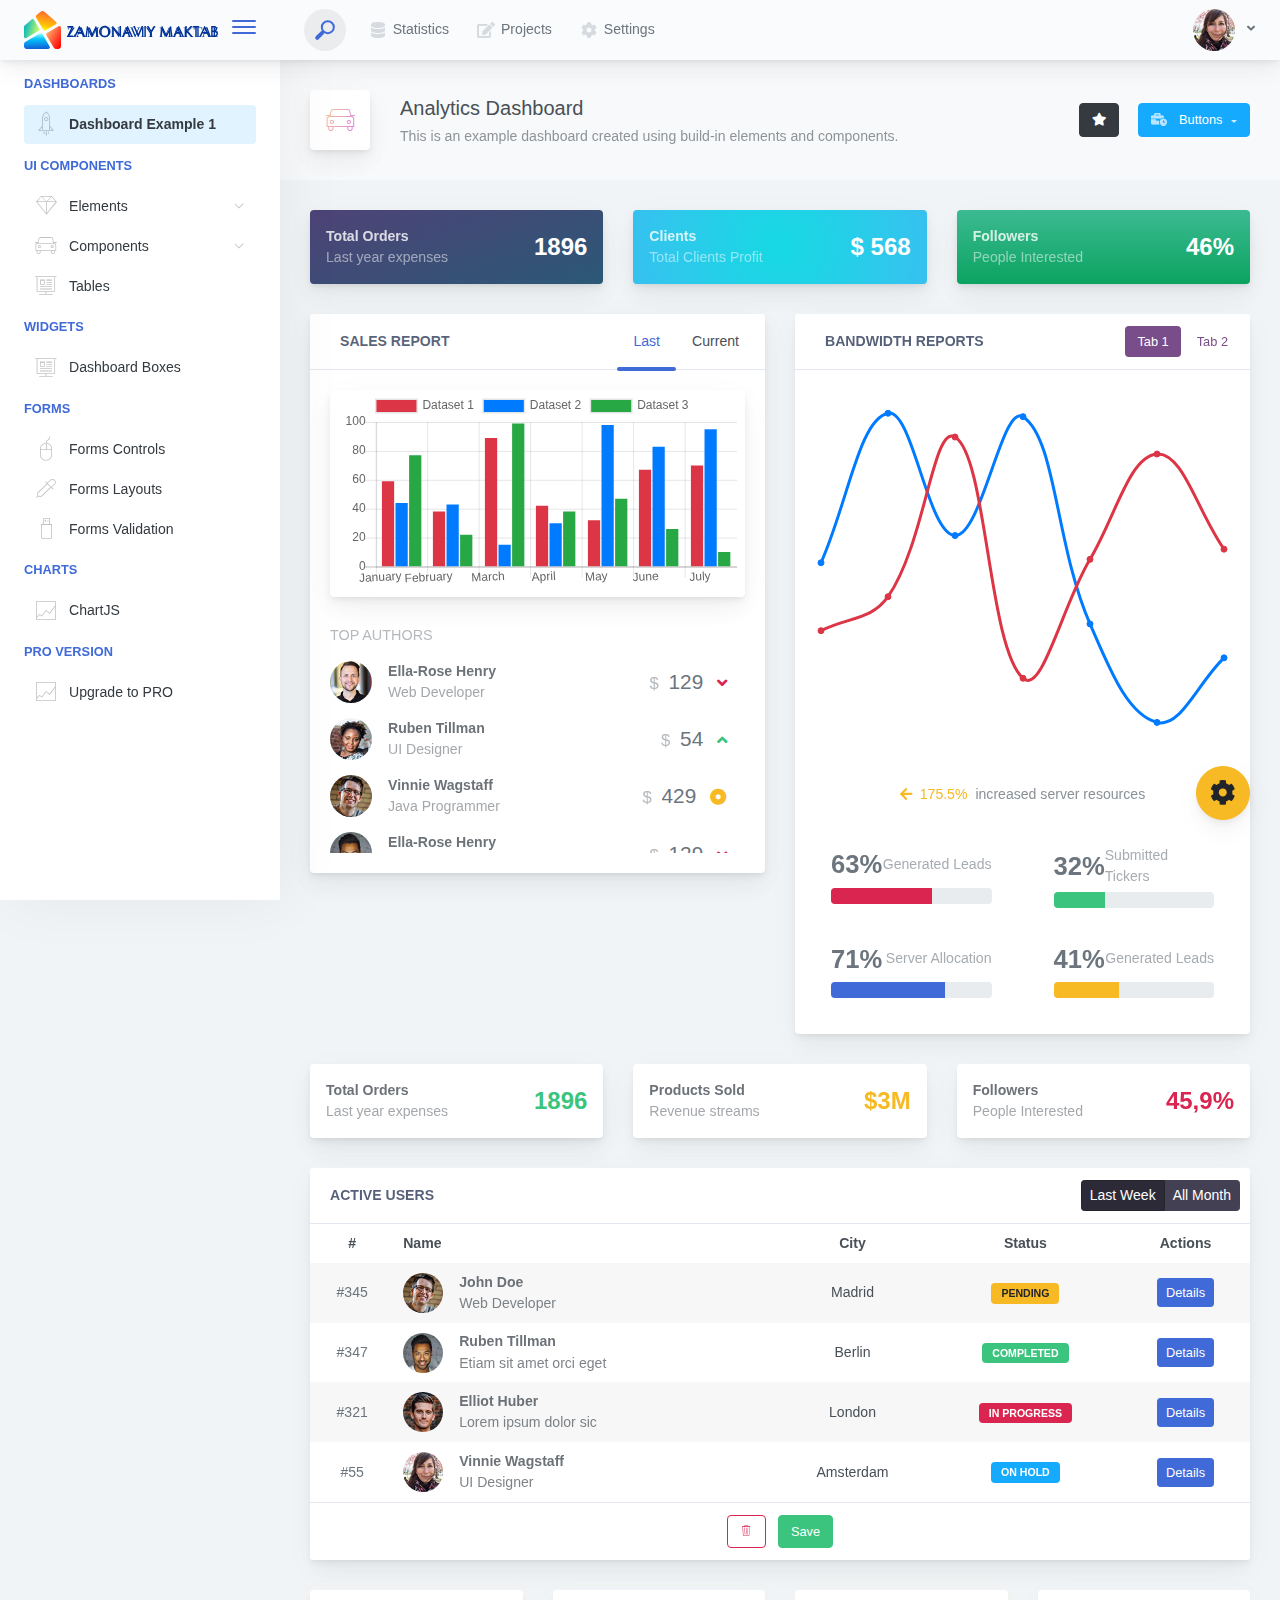
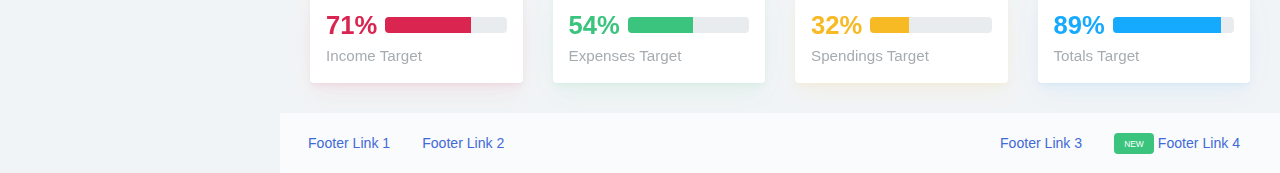
<file: ModernSchool/wwwroot/architectui-html-free/index.html>
<!doctype html>
<html lang="en">

<head>
    <meta charset="utf-8">
    <meta http-equiv="X-UA-Compatible" content="IE=edge">
    <meta http-equiv="Content-Language" content="en">
    <meta http-equiv="Content-Type" content="text/html; charset=utf-8"/>
    <title>Analytics Dashboard - This is an example dashboard created using build-in elements and components.</title>
    <meta name="viewport" content="width=device-width, initial-scale=1, maximum-scale=1, user-scalable=no, shrink-to-fit=no" />
    <meta name="description" content="This is an example dashboard created using build-in elements and components.">
    <meta name="msapplication-tap-highlight" content="no">
    <!--
    =========================================================
    * ArchitectUI HTML Theme Dashboard - v1.0.0
    =========================================================
    * Product Page: https://dashboardpack.com
    * Copyright 2019 DashboardPack (https://dashboardpack.com)
    * Licensed under MIT (https://github.com/DashboardPack/architectui-html-theme-free/blob/master/LICENSE)
    =========================================================
    * The above copyright notice and this permission notice shall be included in all copies or substantial portions of the Software.
    -->
<link href="./main.css" rel="stylesheet"></head>
<body>
    <div class="app-container app-theme-white body-tabs-shadow fixed-sidebar fixed-header">
        <div class="app-header header-shadow">
            <div class="app-header__logo">
                <div class="logo-src"></div>
                <div class="header__pane ml-auto">
                    <div>
                        <button type="button" class="hamburger close-sidebar-btn hamburger--elastic" data-class="closed-sidebar">
                            <span class="hamburger-box">
                                <span class="hamburger-inner"></span>
                            </span>
                        </button>
                    </div>
                </div>
            </div>
            <div class="app-header__mobile-menu">
                <div>
                    <button type="button" class="hamburger hamburger--elastic mobile-toggle-nav">
                        <span class="hamburger-box">
                            <span class="hamburger-inner"></span>
                        </span>
                    </button>
                </div>
            </div>
            <div class="app-header__menu">
                <span>
                    <button type="button" class="btn-icon btn-icon-only btn btn-primary btn-sm mobile-toggle-header-nav">
                        <span class="btn-icon-wrapper">
                            <i class="fa fa-ellipsis-v fa-w-6"></i>
                        </span>
                    </button>
                </span>
            </div>    <div class="app-header__content">
                <div class="app-header-left">
                    <div class="search-wrapper">
                        <div class="input-holder">
                            <input type="text" class="search-input" placeholder="Type to search">
                            <button class="search-icon"><span></span></button>
                        </div>
                        <button class="close"></button>
                    </div>
                    <ul class="header-menu nav">
                        <li class="nav-item">
                            <a href="javascript:void(0);" class="nav-link">
                                <i class="nav-link-icon fa fa-database"> </i>
                                Statistics
                            </a>
                        </li>
                        <li class="btn-group nav-item">
                            <a href="javascript:void(0);" class="nav-link">
                                <i class="nav-link-icon fa fa-edit"></i>
                                Projects
                            </a>
                        </li>
                        <li class="dropdown nav-item">
                            <a href="javascript:void(0);" class="nav-link">
                                <i class="nav-link-icon fa fa-cog"></i>
                                Settings
                            </a>
                        </li>
                    </ul>        </div>
                <div class="app-header-right">
                    <div class="header-btn-lg pr-0">
                        <div class="widget-content p-0">
                            <div class="widget-content-wrapper">
                                <div class="widget-content-left">
                                    <div class="btn-group">
                                        <a data-toggle="dropdown" aria-haspopup="true" aria-expanded="false" class="p-0 btn">
                                            <img width="42" class="rounded-circle" src="assets/images/avatars/1.jpg" alt="">
                                            <i class="fa fa-angle-down ml-2 opacity-8"></i>
                                        </a>
                                        <div tabindex="-1" role="menu" aria-hidden="true" class="dropdown-menu dropdown-menu-right">
                                            <button type="button" tabindex="0" class="dropdown-item">User Account</button>
                                            <button type="button" tabindex="0" class="dropdown-item">Settings</button>
                                            <h6 tabindex="-1" class="dropdown-header">Header</h6>
                                            <button type="button" tabindex="0" class="dropdown-item">Actions</button>
                                            <div tabindex="-1" class="dropdown-divider"></div>
                                            <button type="button" tabindex="0" class="dropdown-item">Dividers</button>
                                        </div>
                                    </div>
                                </div>
                                <div class="widget-content-left  ml-3 header-user-info">
                                    <div class="widget-heading">
                                        Alina Mclourd
                                    </div>
                                    <div class="widget-subheading">
                                        VP People Manager
                                    </div>
                                </div>
                                <div class="widget-content-right header-user-info ml-3">
                                    <button type="button" class="btn-shadow p-1 btn btn-primary btn-sm show-toastr-example">
                                        <i class="fa text-white fa-calendar pr-1 pl-1"></i>
                                    </button>
                                </div>
                            </div>
                        </div>
                    </div>        </div>
            </div>
        </div>        
        <div class="ui-theme-settings">
            <button type="button" id="TooltipDemo" class="btn-open-options btn btn-warning">
                <i class="fa fa-cog fa-w-16 fa-spin fa-2x"></i>
            </button>
            <div class="theme-settings__inner">
                <div class="scrollbar-container">
                    <div class="theme-settings__options-wrapper">
                        <h3 class="themeoptions-heading">Layout Options
                        </h3>
                        <div class="p-3">
                            <ul class="list-group">
                                <li class="list-group-item">
                                    <div class="widget-content p-0">
                                        <div class="widget-content-wrapper">
                                            <div class="widget-content-left mr-3">
                                                <div class="switch has-switch switch-container-class" data-class="fixed-header">
                                                    <div class="switch-animate switch-on">
                                                        <input type="checkbox" checked data-toggle="toggle" data-onstyle="success">
                                                    </div>
                                                </div>
                                            </div>
                                            <div class="widget-content-left">
                                                <div class="widget-heading">Fixed Header
                                                </div>
                                                <div class="widget-subheading">Makes the header top fixed, always visible!
                                                </div>
                                            </div>
                                        </div>
                                    </div>
                                </li>
                                <li class="list-group-item">
                                    <div class="widget-content p-0">
                                        <div class="widget-content-wrapper">
                                            <div class="widget-content-left mr-3">
                                                <div class="switch has-switch switch-container-class" data-class="fixed-sidebar">
                                                    <div class="switch-animate switch-on">
                                                        <input type="checkbox" checked data-toggle="toggle" data-onstyle="success">
                                                    </div>
                                                </div>
                                            </div>
                                            <div class="widget-content-left">
                                                <div class="widget-heading">Fixed Sidebar
                                                </div>
                                                <div class="widget-subheading">Makes the sidebar left fixed, always visible!
                                                </div>
                                            </div>
                                        </div>
                                    </div>
                                </li>
                                <li class="list-group-item">
                                    <div class="widget-content p-0">
                                        <div class="widget-content-wrapper">
                                            <div class="widget-content-left mr-3">
                                                <div class="switch has-switch switch-container-class" data-class="fixed-footer">
                                                    <div class="switch-animate switch-off">
                                                        <input type="checkbox" data-toggle="toggle" data-onstyle="success">
                                                    </div>
                                                </div>
                                            </div>
                                            <div class="widget-content-left">
                                                <div class="widget-heading">Fixed Footer
                                                </div>
                                                <div class="widget-subheading">Makes the app footer bottom fixed, always visible!
                                                </div>
                                            </div>
                                        </div>
                                    </div>
                                </li>
                            </ul>
                        </div>
                        <h3 class="themeoptions-heading">
                            <div>
                                Header Options
                            </div>
                            <button type="button" class="btn-pill btn-shadow btn-wide ml-auto btn btn-focus btn-sm switch-header-cs-class" data-class="">
                                Restore Default
                            </button>
                        </h3>
                        <div class="p-3">
                            <ul class="list-group">
                                <li class="list-group-item">
                                    <h5 class="pb-2">Choose Color Scheme
                                    </h5>
                                    <div class="theme-settings-swatches">
                                        <div class="swatch-holder bg-primary switch-header-cs-class" data-class="bg-primary header-text-light">
                                        </div>
                                        <div class="swatch-holder bg-secondary switch-header-cs-class" data-class="bg-secondary header-text-light">
                                        </div>
                                        <div class="swatch-holder bg-success switch-header-cs-class" data-class="bg-success header-text-dark">
                                        </div>
                                        <div class="swatch-holder bg-info switch-header-cs-class" data-class="bg-info header-text-dark">
                                        </div>
                                        <div class="swatch-holder bg-warning switch-header-cs-class" data-class="bg-warning header-text-dark">
                                        </div>
                                        <div class="swatch-holder bg-danger switch-header-cs-class" data-class="bg-danger header-text-light">
                                        </div>
                                        <div class="swatch-holder bg-light switch-header-cs-class" data-class="bg-light header-text-dark">
                                        </div>
                                        <div class="swatch-holder bg-dark switch-header-cs-class" data-class="bg-dark header-text-light">
                                        </div>
                                        <div class="swatch-holder bg-focus switch-header-cs-class" data-class="bg-focus header-text-light">
                                        </div>
                                        <div class="swatch-holder bg-alternate switch-header-cs-class" data-class="bg-alternate header-text-light">
                                        </div>
                                        <div class="divider">
                                        </div>
                                        <div class="swatch-holder bg-vicious-stance switch-header-cs-class" data-class="bg-vicious-stance header-text-light">
                                        </div>
                                        <div class="swatch-holder bg-midnight-bloom switch-header-cs-class" data-class="bg-midnight-bloom header-text-light">
                                        </div>
                                        <div class="swatch-holder bg-night-sky switch-header-cs-class" data-class="bg-night-sky header-text-light">
                                        </div>
                                        <div class="swatch-holder bg-slick-carbon switch-header-cs-class" data-class="bg-slick-carbon header-text-light">
                                        </div>
                                        <div class="swatch-holder bg-asteroid switch-header-cs-class" data-class="bg-asteroid header-text-light">
                                        </div>
                                        <div class="swatch-holder bg-royal switch-header-cs-class" data-class="bg-royal header-text-light">
                                        </div>
                                        <div class="swatch-holder bg-warm-flame switch-header-cs-class" data-class="bg-warm-flame header-text-dark">
                                        </div>
                                        <div class="swatch-holder bg-night-fade switch-header-cs-class" data-class="bg-night-fade header-text-dark">
                                        </div>
                                        <div class="swatch-holder bg-sunny-morning switch-header-cs-class" data-class="bg-sunny-morning header-text-dark">
                                        </div>
                                        <div class="swatch-holder bg-tempting-azure switch-header-cs-class" data-class="bg-tempting-azure header-text-dark">
                                        </div>
                                        <div class="swatch-holder bg-amy-crisp switch-header-cs-class" data-class="bg-amy-crisp header-text-dark">
                                        </div>
                                        <div class="swatch-holder bg-heavy-rain switch-header-cs-class" data-class="bg-heavy-rain header-text-dark">
                                        </div>
                                        <div class="swatch-holder bg-mean-fruit switch-header-cs-class" data-class="bg-mean-fruit header-text-dark">
                                        </div>
                                        <div class="swatch-holder bg-malibu-beach switch-header-cs-class" data-class="bg-malibu-beach header-text-light">
                                        </div>
                                        <div class="swatch-holder bg-deep-blue switch-header-cs-class" data-class="bg-deep-blue header-text-dark">
                                        </div>
                                        <div class="swatch-holder bg-ripe-malin switch-header-cs-class" data-class="bg-ripe-malin header-text-light">
                                        </div>
                                        <div class="swatch-holder bg-arielle-smile switch-header-cs-class" data-class="bg-arielle-smile header-text-light">
                                        </div>
                                        <div class="swatch-holder bg-plum-plate switch-header-cs-class" data-class="bg-plum-plate header-text-light">
                                        </div>
                                        <div class="swatch-holder bg-happy-fisher switch-header-cs-class" data-class="bg-happy-fisher header-text-dark">
                                        </div>
                                        <div class="swatch-holder bg-happy-itmeo switch-header-cs-class" data-class="bg-happy-itmeo header-text-light">
                                        </div>
                                        <div class="swatch-holder bg-mixed-hopes switch-header-cs-class" data-class="bg-mixed-hopes header-text-light">
                                        </div>
                                        <div class="swatch-holder bg-strong-bliss switch-header-cs-class" data-class="bg-strong-bliss header-text-light">
                                        </div>
                                        <div class="swatch-holder bg-grow-early switch-header-cs-class" data-class="bg-grow-early header-text-light">
                                        </div>
                                        <div class="swatch-holder bg-love-kiss switch-header-cs-class" data-class="bg-love-kiss header-text-light">
                                        </div>
                                        <div class="swatch-holder bg-premium-dark switch-header-cs-class" data-class="bg-premium-dark header-text-light">
                                        </div>
                                        <div class="swatch-holder bg-happy-green switch-header-cs-class" data-class="bg-happy-green header-text-light">
                                        </div>
                                    </div>
                                </li>
                            </ul>
                        </div>
                        <h3 class="themeoptions-heading">
                            <div>Sidebar Options</div>
                            <button type="button" class="btn-pill btn-shadow btn-wide ml-auto btn btn-focus btn-sm switch-sidebar-cs-class" data-class="">
                                Restore Default
                            </button>
                        </h3>
                        <div class="p-3">
                            <ul class="list-group">
                                <li class="list-group-item">
                                    <h5 class="pb-2">Choose Color Scheme
                                    </h5>
                                    <div class="theme-settings-swatches">
                                        <div class="swatch-holder bg-primary switch-sidebar-cs-class" data-class="bg-primary sidebar-text-light">
                                        </div>
                                        <div class="swatch-holder bg-secondary switch-sidebar-cs-class" data-class="bg-secondary sidebar-text-light">
                                        </div>
                                        <div class="swatch-holder bg-success switch-sidebar-cs-class" data-class="bg-success sidebar-text-dark">
                                        </div>
                                        <div class="swatch-holder bg-info switch-sidebar-cs-class" data-class="bg-info sidebar-text-dark">
                                        </div>
                                        <div class="swatch-holder bg-warning switch-sidebar-cs-class" data-class="bg-warning sidebar-text-dark">
                                        </div>
                                        <div class="swatch-holder bg-danger switch-sidebar-cs-class" data-class="bg-danger sidebar-text-light">
                                        </div>
                                        <div class="swatch-holder bg-light switch-sidebar-cs-class" data-class="bg-light sidebar-text-dark">
                                        </div>
                                        <div class="swatch-holder bg-dark switch-sidebar-cs-class" data-class="bg-dark sidebar-text-light">
                                        </div>
                                        <div class="swatch-holder bg-focus switch-sidebar-cs-class" data-class="bg-focus sidebar-text-light">
                                        </div>
                                        <div class="swatch-holder bg-alternate switch-sidebar-cs-class" data-class="bg-alternate sidebar-text-light">
                                        </div>
                                        <div class="divider">
                                        </div>
                                        <div class="swatch-holder bg-vicious-stance switch-sidebar-cs-class" data-class="bg-vicious-stance sidebar-text-light">
                                        </div>
                                        <div class="swatch-holder bg-midnight-bloom switch-sidebar-cs-class" data-class="bg-midnight-bloom sidebar-text-light">
                                        </div>
                                        <div class="swatch-holder bg-night-sky switch-sidebar-cs-class" data-class="bg-night-sky sidebar-text-light">
                                        </div>
                                        <div class="swatch-holder bg-slick-carbon switch-sidebar-cs-class" data-class="bg-slick-carbon sidebar-text-light">
                                        </div>
                                        <div class="swatch-holder bg-asteroid switch-sidebar-cs-class" data-class="bg-asteroid sidebar-text-light">
                                        </div>
                                        <div class="swatch-holder bg-royal switch-sidebar-cs-class" data-class="bg-royal sidebar-text-light">
                                        </div>
                                        <div class="swatch-holder bg-warm-flame switch-sidebar-cs-class" data-class="bg-warm-flame sidebar-text-dark">
                                        </div>
                                        <div class="swatch-holder bg-night-fade switch-sidebar-cs-class" data-class="bg-night-fade sidebar-text-dark">
                                        </div>
                                        <div class="swatch-holder bg-sunny-morning switch-sidebar-cs-class" data-class="bg-sunny-morning sidebar-text-dark">
                                        </div>
                                        <div class="swatch-holder bg-tempting-azure switch-sidebar-cs-class" data-class="bg-tempting-azure sidebar-text-dark">
                                        </div>
                                        <div class="swatch-holder bg-amy-crisp switch-sidebar-cs-class" data-class="bg-amy-crisp sidebar-text-dark">
                                        </div>
                                        <div class="swatch-holder bg-heavy-rain switch-sidebar-cs-class" data-class="bg-heavy-rain sidebar-text-dark">
                                        </div>
                                        <div class="swatch-holder bg-mean-fruit switch-sidebar-cs-class" data-class="bg-mean-fruit sidebar-text-dark">
                                        </div>
                                        <div class="swatch-holder bg-malibu-beach switch-sidebar-cs-class" data-class="bg-malibu-beach sidebar-text-light">
                                        </div>
                                        <div class="swatch-holder bg-deep-blue switch-sidebar-cs-class" data-class="bg-deep-blue sidebar-text-dark">
                                        </div>
                                        <div class="swatch-holder bg-ripe-malin switch-sidebar-cs-class" data-class="bg-ripe-malin sidebar-text-light">
                                        </div>
                                        <div class="swatch-holder bg-arielle-smile switch-sidebar-cs-class" data-class="bg-arielle-smile sidebar-text-light">
                                        </div>
                                        <div class="swatch-holder bg-plum-plate switch-sidebar-cs-class" data-class="bg-plum-plate sidebar-text-light">
                                        </div>
                                        <div class="swatch-holder bg-happy-fisher switch-sidebar-cs-class" data-class="bg-happy-fisher sidebar-text-dark">
                                        </div>
                                        <div class="swatch-holder bg-happy-itmeo switch-sidebar-cs-class" data-class="bg-happy-itmeo sidebar-text-light">
                                        </div>
                                        <div class="swatch-holder bg-mixed-hopes switch-sidebar-cs-class" data-class="bg-mixed-hopes sidebar-text-light">
                                        </div>
                                        <div class="swatch-holder bg-strong-bliss switch-sidebar-cs-class" data-class="bg-strong-bliss sidebar-text-light">
                                        </div>
                                        <div class="swatch-holder bg-grow-early switch-sidebar-cs-class" data-class="bg-grow-early sidebar-text-light">
                                        </div>
                                        <div class="swatch-holder bg-love-kiss switch-sidebar-cs-class" data-class="bg-love-kiss sidebar-text-light">
                                        </div>
                                        <div class="swatch-holder bg-premium-dark switch-sidebar-cs-class" data-class="bg-premium-dark sidebar-text-light">
                                        </div>
                                        <div class="swatch-holder bg-happy-green switch-sidebar-cs-class" data-class="bg-happy-green sidebar-text-light">
                                        </div>
                                    </div>
                                </li>
                            </ul>
                        </div>
                        <h3 class="themeoptions-heading">
                            <div>Main Content Options</div>
                            <button type="button" class="btn-pill btn-shadow btn-wide ml-auto active btn btn-focus btn-sm">Restore Default
                            </button>
                        </h3>
                        <div class="p-3">
                            <ul class="list-group">
                                <li class="list-group-item">
                                    <h5 class="pb-2">Page Section Tabs
                                    </h5>
                                    <div class="theme-settings-swatches">
                                        <div role="group" class="mt-2 btn-group">
                                            <button type="button" class="btn-wide btn-shadow btn-primary btn btn-secondary switch-theme-class" data-class="body-tabs-line">
                                                Line
                                            </button>
                                            <button type="button" class="btn-wide btn-shadow btn-primary active btn btn-secondary switch-theme-class" data-class="body-tabs-shadow">
                                                Shadow
                                            </button>
                                        </div>
                                    </div>
                                </li>
                            </ul>
                        </div>
                    </div>
                </div>
            </div>
        </div>        
        <div class="app-main">
                <div class="app-sidebar sidebar-shadow">
                    <div class="app-header__logo">
                        <div class="logo-src"></div>
                        <div class="header__pane ml-auto">
                            <div>
                                <button type="button" class="hamburger close-sidebar-btn hamburger--elastic" data-class="closed-sidebar">
                                    <span class="hamburger-box">
                                        <span class="hamburger-inner"></span>
                                    </span>
                                </button>
                            </div>
                        </div>
                    </div>
                    <div class="app-header__mobile-menu">
                        <div>
                            <button type="button" class="hamburger hamburger--elastic mobile-toggle-nav">
                                <span class="hamburger-box">
                                    <span class="hamburger-inner"></span>
                                </span>
                            </button>
                        </div>
                    </div>
                    <div class="app-header__menu">
                        <span>
                            <button type="button" class="btn-icon btn-icon-only btn btn-primary btn-sm mobile-toggle-header-nav">
                                <span class="btn-icon-wrapper">
                                    <i class="fa fa-ellipsis-v fa-w-6"></i>
                                </span>
                            </button>
                        </span>
                    </div>    <div class="scrollbar-sidebar">
                        <div class="app-sidebar__inner">
                            <ul class="vertical-nav-menu">
                                <li class="app-sidebar__heading">Dashboards</li>
                                <li>
                                    <a href="index.html" class="mm-active">
                                        <i class="metismenu-icon pe-7s-rocket"></i>
                                        Dashboard Example 1
                                    </a>
                                </li>
                                <li class="app-sidebar__heading">UI Components</li>
                                <li
                                    
                                    
                                    
                                    
                                    
                                    
                                    
                                    
                                >
                                    <a href="#">
                                        <i class="metismenu-icon pe-7s-diamond"></i>
                                        Elements
                                        <i class="metismenu-state-icon pe-7s-angle-down caret-left"></i>
                                    </a>
                                    <ul
                                        
                                        
                                        
                                        
                                        
                                        
                                        
                                        
                                    >
                                        <li>
                                            <a href="elements-buttons-standard.html">
                                                <i class="metismenu-icon"></i>
                                                Buttons
                                            </a>
                                        </li>
                                        <li>
                                            <a href="elements-dropdowns.html">
                                                <i class="metismenu-icon">
                                                </i>Dropdowns
                                            </a>
                                        </li>
                                        <li>
                                            <a href="elements-icons.html">
                                                <i class="metismenu-icon">
                                                </i>Icons
                                            </a>
                                        </li>
                                        <li>
                                            <a href="elements-badges-labels.html">
                                                <i class="metismenu-icon">
                                                </i>Badges
                                            </a>
                                        </li>
                                        <li>
                                            <a href="elements-cards.html">
                                                <i class="metismenu-icon">
                                                </i>Cards
                                            </a>
                                        </li>
                                        <li>
                                            <a href="elements-list-group.html">
                                                <i class="metismenu-icon">
                                                </i>List Groups
                                            </a>
                                        </li>
                                        <li>
                                            <a href="elements-navigation.html">
                                                <i class="metismenu-icon">
                                                </i>Navigation Menus
                                            </a>
                                        </li>
                                        <li>
                                            <a href="elements-utilities.html">
                                                <i class="metismenu-icon">
                                                </i>Utilities
                                            </a>
                                        </li>
                                    </ul>
                                </li>
                                <li
                                    
                                    
                                    
                                    
                                    
                                    
                                    
                                    
                                    
                                    
                                    
                                >
                                    <a href="#">
                                        <i class="metismenu-icon pe-7s-car"></i>
                                        Components
                                        <i class="metismenu-state-icon pe-7s-angle-down caret-left"></i>
                                    </a>
                                    <ul
                                        
                                        
                                        
                                        
                                        
                                        
                                        
                                        
                                        
                                        
                                        
                                    >
                                        <li>
                                            <a href="components-tabs.html">
                                                <i class="metismenu-icon">
                                                </i>Tabs
                                            </a>
                                        </li>
                                        <li>
                                            <a href="components-accordions.html">
                                                <i class="metismenu-icon">
                                                </i>Accordions
                                            </a>
                                        </li>
                                        <li>
                                            <a href="components-notifications.html">
                                                <i class="metismenu-icon">
                                                </i>Notifications
                                            </a>
                                        </li>
                                        <li>
                                            <a href="components-modals.html">
                                                <i class="metismenu-icon">
                                                </i>Modals
                                            </a>
                                        </li>
                                        <li>
                                            <a href="components-progress-bar.html">
                                                <i class="metismenu-icon">
                                                </i>Progress Bar
                                            </a>
                                        </li>
                                        <li>
                                            <a href="components-tooltips-popovers.html">
                                                <i class="metismenu-icon">
                                                </i>Tooltips &amp; Popovers
                                            </a>
                                        </li>
                                        <li>
                                            <a href="components-carousel.html">
                                                <i class="metismenu-icon">
                                                </i>Carousel
                                            </a>
                                        </li>
                                        <li>
                                            <a href="components-calendar.html">
                                                <i class="metismenu-icon">
                                                </i>Calendar
                                            </a>
                                        </li>
                                        <li>
                                            <a href="components-pagination.html">
                                                <i class="metismenu-icon">
                                                </i>Pagination
                                            </a>
                                        </li>
                                        <li>
                                            <a href="components-scrollable-elements.html">
                                                <i class="metismenu-icon">
                                                </i>Scrollable
                                            </a>
                                        </li>
                                        <li>
                                            <a href="components-maps.html">
                                                <i class="metismenu-icon">
                                                </i>Maps
                                            </a>
                                        </li>
                                    </ul>
                                </li>
                                <li  >
                                    <a href="tables-regular.html">
                                        <i class="metismenu-icon pe-7s-display2"></i>
                                        Tables
                                    </a>
                                </li>
                                <li class="app-sidebar__heading">Widgets</li>
                                <li>
                                    <a href="dashboard-boxes.html">
                                        <i class="metismenu-icon pe-7s-display2"></i>
                                        Dashboard Boxes
                                    </a>
                                </li>
                                <li class="app-sidebar__heading">Forms</li>
                                <li>
                                    <a href="forms-controls.html">
                                        <i class="metismenu-icon pe-7s-mouse">
                                        </i>Forms Controls
                                    </a>
                                </li>
                                <li>
                                    <a href="forms-layouts.html">
                                        <i class="metismenu-icon pe-7s-eyedropper">
                                        </i>Forms Layouts
                                    </a>
                                </li>
                                <li>
                                    <a href="forms-validation.html">
                                        <i class="metismenu-icon pe-7s-pendrive">
                                        </i>Forms Validation
                                    </a>
                                </li>
                                <li class="app-sidebar__heading">Charts</li>
                                <li>
                                    <a href="charts-chartjs.html">
                                        <i class="metismenu-icon pe-7s-graph2">
                                        </i>ChartJS
                                    </a>
                                </li>
                                <li class="app-sidebar__heading">PRO Version</li>
                                <li>
                                    <a href="https://dashboardpack.com/theme-details/architectui-dashboard-html-pro/" target="_blank">
                                        <i class="metismenu-icon pe-7s-graph2">
                                        </i>
                                        Upgrade to PRO
                                    </a>
                                </li>
                            </ul>
                        </div>
                    </div>
                </div>    
            <div class="app-main__outer">
                    <div class="app-main__inner">
                        <div class="app-page-title">
                            <div class="page-title-wrapper">
                                <div class="page-title-heading">
                                    <div class="page-title-icon">
                                        <i class="pe-7s-car icon-gradient bg-mean-fruit">
                                        </i>
                                    </div>
                                    <div>Analytics Dashboard
                                        <div class="page-title-subheading">This is an example dashboard created using build-in elements and components.
                                        </div>
                                    </div>
                                </div>
                                <div class="page-title-actions">
                                    <button type="button" data-toggle="tooltip" title="Example Tooltip" data-placement="bottom" class="btn-shadow mr-3 btn btn-dark">
                                        <i class="fa fa-star"></i>
                                    </button>
                                    <div class="d-inline-block dropdown">
                                        <button type="button" data-toggle="dropdown" aria-haspopup="true" aria-expanded="false" class="btn-shadow dropdown-toggle btn btn-info">
                                            <span class="btn-icon-wrapper pr-2 opacity-7">
                                                <i class="fa fa-business-time fa-w-20"></i>
                                            </span>
                                            Buttons
                                        </button>
                                        <div tabindex="-1" role="menu" aria-hidden="true" class="dropdown-menu dropdown-menu-right">
                                            <ul class="nav flex-column">
                                                <li class="nav-item">
                                                    <a href="javascript:void(0);" class="nav-link">
                                                        <i class="nav-link-icon lnr-inbox"></i>
                                                        <span>
                                                            Inbox
                                                        </span>
                                                        <div class="ml-auto badge badge-pill badge-secondary">86</div>
                                                    </a>
                                                </li>
                                                <li class="nav-item">
                                                    <a href="javascript:void(0);" class="nav-link">
                                                        <i class="nav-link-icon lnr-book"></i>
                                                        <span>
                                                            Book
                                                        </span>
                                                        <div class="ml-auto badge badge-pill badge-danger">5</div>
                                                    </a>
                                                </li>
                                                <li class="nav-item">
                                                    <a href="javascript:void(0);" class="nav-link">
                                                        <i class="nav-link-icon lnr-picture"></i>
                                                        <span>
                                                            Picture
                                                        </span>
                                                    </a>
                                                </li>
                                                <li class="nav-item">
                                                    <a disabled href="javascript:void(0);" class="nav-link disabled">
                                                        <i class="nav-link-icon lnr-file-empty"></i>
                                                        <span>
                                                            File Disabled
                                                        </span>
                                                    </a>
                                                </li>
                                            </ul>
                                        </div>
                                    </div>
                                </div>    </div>
                        </div>            <div class="row">
                            <div class="col-md-6 col-xl-4">
                                <div class="card mb-3 widget-content bg-midnight-bloom">
                                    <div class="widget-content-wrapper text-white">
                                        <div class="widget-content-left">
                                            <div class="widget-heading">Total Orders</div>
                                            <div class="widget-subheading">Last year expenses</div>
                                        </div>
                                        <div class="widget-content-right">
                                            <div class="widget-numbers text-white"><span>1896</span></div>
                                        </div>
                                    </div>
                                </div>
                            </div>
                            <div class="col-md-6 col-xl-4">
                                <div class="card mb-3 widget-content bg-arielle-smile">
                                    <div class="widget-content-wrapper text-white">
                                        <div class="widget-content-left">
                                            <div class="widget-heading">Clients</div>
                                            <div class="widget-subheading">Total Clients Profit</div>
                                        </div>
                                        <div class="widget-content-right">
                                            <div class="widget-numbers text-white"><span>$ 568</span></div>
                                        </div>
                                    </div>
                                </div>
                            </div>
                            <div class="col-md-6 col-xl-4">
                                <div class="card mb-3 widget-content bg-grow-early">
                                    <div class="widget-content-wrapper text-white">
                                        <div class="widget-content-left">
                                            <div class="widget-heading">Followers</div>
                                            <div class="widget-subheading">People Interested</div>
                                        </div>
                                        <div class="widget-content-right">
                                            <div class="widget-numbers text-white"><span>46%</span></div>
                                        </div>
                                    </div>
                                </div>
                            </div>
                            <div class="d-xl-none d-lg-block col-md-6 col-xl-4">
                                <div class="card mb-3 widget-content bg-premium-dark">
                                    <div class="widget-content-wrapper text-white">
                                        <div class="widget-content-left">
                                            <div class="widget-heading">Products Sold</div>
                                            <div class="widget-subheading">Revenue streams</div>
                                        </div>
                                        <div class="widget-content-right">
                                            <div class="widget-numbers text-warning"><span>$14M</span></div>
                                        </div>
                                    </div>
                                </div>
                            </div>
                        </div>
                        <div class="row">
                            <div class="col-md-12 col-lg-6">
                                <div class="mb-3 card">
                                    <div class="card-header-tab card-header-tab-animation card-header">
                                        <div class="card-header-title">
                                            <i class="header-icon lnr-apartment icon-gradient bg-love-kiss"> </i>
                                            Sales Report
                                        </div>
                                        <ul class="nav">
                                            <li class="nav-item"><a href="javascript:void(0);" class="active nav-link">Last</a></li>
                                            <li class="nav-item"><a href="javascript:void(0);" class="nav-link second-tab-toggle">Current</a></li>
                                        </ul>
                                    </div>
                                    <div class="card-body">
                                        <div class="tab-content">
                                            <div class="tab-pane fade show active" id="tabs-eg-77">
                                                <div class="card mb-3 widget-chart widget-chart2 text-left w-100">
                                                    <div class="widget-chat-wrapper-outer">
                                                        <div class="widget-chart-wrapper widget-chart-wrapper-lg opacity-10 m-0">
                                                            <canvas id="canvas"></canvas>
                                                        </div>
                                                    </div>
                                                </div>
                                                <h6 class="text-muted text-uppercase font-size-md opacity-5 font-weight-normal">Top Authors</h6>
                                                <div class="scroll-area-sm">
                                                    <div class="scrollbar-container">
                                                        <ul class="rm-list-borders rm-list-borders-scroll list-group list-group-flush">
                                                            <li class="list-group-item">
                                                                <div class="widget-content p-0">
                                                                    <div class="widget-content-wrapper">
                                                                        <div class="widget-content-left mr-3">
                                                                            <img width="42" class="rounded-circle" src="assets/images/avatars/9.jpg" alt="">
                                                                        </div>
                                                                        <div class="widget-content-left">
                                                                            <div class="widget-heading">Ella-Rose Henry</div>
                                                                            <div class="widget-subheading">Web Developer</div>
                                                                        </div>
                                                                        <div class="widget-content-right">
                                                                            <div class="font-size-xlg text-muted">
                                                                                <small class="opacity-5 pr-1">$</small>
                                                                                <span>129</span>
                                                                                <small class="text-danger pl-2">
                                                                                    <i class="fa fa-angle-down"></i>
                                                                                </small>
                                                                            </div>
                                                                        </div>
                                                                    </div>
                                                                </div>
                                                            </li>
                                                            <li class="list-group-item">
                                                                <div class="widget-content p-0">
                                                                    <div class="widget-content-wrapper">
                                                                        <div class="widget-content-left mr-3">
                                                                            <img width="42" class="rounded-circle" src="assets/images/avatars/5.jpg" alt="">
                                                                        </div>
                                                                        <div class="widget-content-left">
                                                                            <div class="widget-heading">Ruben Tillman</div>
                                                                            <div class="widget-subheading">UI Designer</div>
                                                                        </div>
                                                                        <div class="widget-content-right">
                                                                            <div class="font-size-xlg text-muted">
                                                                                <small class="opacity-5 pr-1">$</small>
                                                                                <span>54</span>
                                                                                <small class="text-success pl-2">
                                                                                    <i class="fa fa-angle-up"></i>
                                                                                </small>
                                                                            </div>
                                                                        </div>
                                                                    </div>
                                                                </div>
                                                            </li>
                                                            <li class="list-group-item">
                                                                <div class="widget-content p-0">
                                                                    <div class="widget-content-wrapper">
                                                                        <div class="widget-content-left mr-3">
                                                                            <img width="42" class="rounded-circle" src="assets/images/avatars/4.jpg" alt="">
                                                                        </div>
                                                                        <div class="widget-content-left">
                                                                            <div class="widget-heading">Vinnie Wagstaff</div>
                                                                            <div class="widget-subheading">Java Programmer</div>
                                                                        </div>
                                                                        <div class="widget-content-right">
                                                                            <div class="font-size-xlg text-muted">
                                                                                <small class="opacity-5 pr-1">$</small>
                                                                                <span>429</span>
                                                                                <small class="text-warning pl-2">
                                                                                    <i class="fa fa-dot-circle"></i>
                                                                                </small>
                                                                            </div>
                                                                        </div>
                                                                    </div>
                                                                </div>
                                                            </li>
                                                            <li class="list-group-item">
                                                                <div class="widget-content p-0">
                                                                    <div class="widget-content-wrapper">
                                                                        <div class="widget-content-left mr-3">
                                                                            <img width="42" class="rounded-circle" src="assets/images/avatars/3.jpg" alt="">
                                                                        </div>
                                                                        <div class="widget-content-left">
                                                                            <div class="widget-heading">Ella-Rose Henry</div>
                                                                            <div class="widget-subheading">Web Developer</div>
                                                                        </div>
                                                                        <div class="widget-content-right">
                                                                            <div class="font-size-xlg text-muted">
                                                                                <small class="opacity-5 pr-1">$</small>
                                                                                <span>129</span>
                                                                                <small class="text-danger pl-2">
                                                                                    <i class="fa fa-angle-down"></i>
                                                                                </small>
                                                                            </div>
                                                                        </div>
                                                                    </div>
                                                                </div>
                                                            </li>
                                                            <li class="list-group-item">
                                                                <div class="widget-content p-0">
                                                                    <div class="widget-content-wrapper">
                                                                        <div class="widget-content-left mr-3">
                                                                            <img width="42" class="rounded-circle" src="assets/images/avatars/2.jpg" alt="">
                                                                        </div>
                                                                        <div class="widget-content-left">
                                                                            <div class="widget-heading">Ruben Tillman</div>
                                                                            <div class="widget-subheading">UI Designer</div>
                                                                        </div>
                                                                        <div class="widget-content-right">
                                                                            <div class="font-size-xlg text-muted">
                                                                                <small class="opacity-5 pr-1">$</small>
                                                                                <span>54</span>
                                                                                <small class="text-success pl-2">
                                                                                    <i class="fa fa-angle-up"></i>
                                                                                </small>
                                                                            </div>
                                                                        </div>
                                                                    </div>
                                                                </div>
                                                            </li>
                                                        </ul>
                                                    </div>
                                                </div>
                                            </div>
                                        </div>
                                    </div>
                                </div>
                            </div>
                            <div class="col-md-12 col-lg-6">
                                <div class="mb-3 card">
                                    <div class="card-header-tab card-header">
                                        <div class="card-header-title">
                                            <i class="header-icon lnr-rocket icon-gradient bg-tempting-azure"> </i>
                                            Bandwidth Reports
                                        </div>
                                        <div class="btn-actions-pane-right">
                                            <div class="nav">
                                                <a href="javascript:void(0);" class="border-0 btn-pill btn-wide btn-transition active btn btn-outline-alternate">Tab 1</a>
                                                <a href="javascript:void(0);" class="ml-1 btn-pill btn-wide border-0 btn-transition  btn btn-outline-alternate second-tab-toggle-alt">Tab 2</a>
                                            </div>
                                        </div>
                                    </div>
                                    <div class="tab-content">
                                        <div class="tab-pane fade active show" id="tab-eg-55">
                                            <div class="widget-chart p-3">
                                                <div style="height: 350px">
                                                    <canvas id="line-chart"></canvas>
                                                </div>
                                                <div class="widget-chart-content text-center mt-5">
                                                    <div class="widget-description mt-0 text-warning">
                                                        <i class="fa fa-arrow-left"></i>
                                                        <span class="pl-1">175.5%</span>
                                                        <span class="text-muted opacity-8 pl-1">increased server resources</span>
                                                    </div>
                                                </div>
                                            </div>
                                            <div class="pt-2 card-body">
                                                <div class="row">
                                                    <div class="col-md-6">
                                                        <div class="widget-content">
                                                            <div class="widget-content-outer">
                                                                <div class="widget-content-wrapper">
                                                                    <div class="widget-content-left">
                                                                        <div class="widget-numbers fsize-3 text-muted">63%</div>
                                                                    </div>
                                                                    <div class="widget-content-right">
                                                                        <div class="text-muted opacity-6">Generated Leads</div>
                                                                    </div>
                                                                </div>
                                                                <div class="widget-progress-wrapper mt-1">
                                                                    <div class="progress-bar-sm progress-bar-animated-alt progress">
                                                                        <div class="progress-bar bg-danger" role="progressbar" aria-valuenow="63" aria-valuemin="0" aria-valuemax="100" style="width: 63%;"></div>
                                                                    </div>
                                                                </div>
                                                            </div>
                                                        </div>
                                                    </div>
                                                    <div class="col-md-6">
                                                        <div class="widget-content">
                                                            <div class="widget-content-outer">
                                                                <div class="widget-content-wrapper">
                                                                    <div class="widget-content-left">
                                                                        <div class="widget-numbers fsize-3 text-muted">32%</div>
                                                                    </div>
                                                                    <div class="widget-content-right">
                                                                        <div class="text-muted opacity-6">Submitted Tickers</div>
                                                                    </div>
                                                                </div>
                                                                <div class="widget-progress-wrapper mt-1">
                                                                    <div class="progress-bar-sm progress-bar-animated-alt progress">
                                                                        <div class="progress-bar bg-success" role="progressbar" aria-valuenow="32" aria-valuemin="0" aria-valuemax="100" style="width: 32%;"></div>
                                                                    </div>
                                                                </div>
                                                            </div>
                                                        </div>
                                                    </div>
                                                    <div class="col-md-6">
                                                        <div class="widget-content">
                                                            <div class="widget-content-outer">
                                                                <div class="widget-content-wrapper">
                                                                    <div class="widget-content-left">
                                                                        <div class="widget-numbers fsize-3 text-muted">71%</div>
                                                                    </div>
                                                                    <div class="widget-content-right">
                                                                        <div class="text-muted opacity-6">Server Allocation</div>
                                                                    </div>
                                                                </div>
                                                                <div class="widget-progress-wrapper mt-1">
                                                                    <div class="progress-bar-sm progress-bar-animated-alt progress">
                                                                        <div class="progress-bar bg-primary" role="progressbar" aria-valuenow="71" aria-valuemin="0" aria-valuemax="100" style="width: 71%;"></div>
                                                                    </div>
                                                                </div>
                                                            </div>
                                                        </div>
                                                    </div>
                                                    <div class="col-md-6">
                                                        <div class="widget-content">
                                                            <div class="widget-content-outer">
                                                                <div class="widget-content-wrapper">
                                                                    <div class="widget-content-left">
                                                                        <div class="widget-numbers fsize-3 text-muted">41%</div>
                                                                    </div>
                                                                    <div class="widget-content-right">
                                                                        <div class="text-muted opacity-6">Generated Leads</div>
                                                                    </div>
                                                                </div>
                                                                <div class="widget-progress-wrapper mt-1">
                                                                    <div class="progress-bar-sm progress-bar-animated-alt progress">
                                                                        <div class="progress-bar bg-warning" role="progressbar" aria-valuenow="41" aria-valuemin="0" aria-valuemax="100" style="width: 41%;"></div>
                                                                    </div>
                                                                </div>
                                                            </div>
                                                        </div>
                                                    </div>
                                                </div>
                                            </div>
                                        </div>
                                    </div>
                                </div>
                            </div>
                        </div>
                        <div class="row">
                            <div class="col-md-6 col-xl-4">
                                <div class="card mb-3 widget-content">
                                    <div class="widget-content-outer">
                                        <div class="widget-content-wrapper">
                                            <div class="widget-content-left">
                                                <div class="widget-heading">Total Orders</div>
                                                <div class="widget-subheading">Last year expenses</div>
                                            </div>
                                            <div class="widget-content-right">
                                                <div class="widget-numbers text-success">1896</div>
                                            </div>
                                        </div>
                                    </div>
                                </div>
                            </div>
                            <div class="col-md-6 col-xl-4">
                                <div class="card mb-3 widget-content">
                                    <div class="widget-content-outer">
                                        <div class="widget-content-wrapper">
                                            <div class="widget-content-left">
                                                <div class="widget-heading">Products Sold</div>
                                                <div class="widget-subheading">Revenue streams</div>
                                            </div>
                                            <div class="widget-content-right">
                                                <div class="widget-numbers text-warning">$3M</div>
                                            </div>
                                        </div>
                                    </div>
                                </div>
                            </div>
                            <div class="col-md-6 col-xl-4">
                                <div class="card mb-3 widget-content">
                                    <div class="widget-content-outer">
                                        <div class="widget-content-wrapper">
                                            <div class="widget-content-left">
                                                <div class="widget-heading">Followers</div>
                                                <div class="widget-subheading">People Interested</div>
                                            </div>
                                            <div class="widget-content-right">
                                                <div class="widget-numbers text-danger">45,9%</div>
                                            </div>
                                        </div>
                                    </div>
                                </div>
                            </div>
                            <div class="d-xl-none d-lg-block col-md-6 col-xl-4">
                                <div class="card mb-3 widget-content">
                                    <div class="widget-content-outer">
                                        <div class="widget-content-wrapper">
                                            <div class="widget-content-left">
                                                <div class="widget-heading">Income</div>
                                                <div class="widget-subheading">Expected totals</div>
                                            </div>
                                            <div class="widget-content-right">
                                                <div class="widget-numbers text-focus">$147</div>
                                            </div>
                                        </div>
                                        <div class="widget-progress-wrapper">
                                            <div class="progress-bar-sm progress-bar-animated-alt progress">
                                                <div class="progress-bar bg-info" role="progressbar" aria-valuenow="54" aria-valuemin="0" aria-valuemax="100" style="width: 54%;"></div>
                                            </div>
                                            <div class="progress-sub-label">
                                                <div class="sub-label-left">Expenses</div>
                                                <div class="sub-label-right">100%</div>
                                            </div>
                                        </div>
                                    </div>
                                </div>
                            </div>
                        </div>
                        <div class="row">
                            <div class="col-md-12">
                                <div class="main-card mb-3 card">
                                    <div class="card-header">Active Users
                                        <div class="btn-actions-pane-right">
                                            <div role="group" class="btn-group-sm btn-group">
                                                <button class="active btn btn-focus">Last Week</button>
                                                <button class="btn btn-focus">All Month</button>
                                            </div>
                                        </div>
                                    </div>
                                    <div class="table-responsive">
                                        <table class="align-middle mb-0 table table-borderless table-striped table-hover">
                                            <thead>
                                            <tr>
                                                <th class="text-center">#</th>
                                                <th>Name</th>
                                                <th class="text-center">City</th>
                                                <th class="text-center">Status</th>
                                                <th class="text-center">Actions</th>
                                            </tr>
                                            </thead>
                                            <tbody>
                                            <tr>
                                                <td class="text-center text-muted">#345</td>
                                                <td>
                                                    <div class="widget-content p-0">
                                                        <div class="widget-content-wrapper">
                                                            <div class="widget-content-left mr-3">
                                                                <div class="widget-content-left">
                                                                    <img width="40" class="rounded-circle" src="assets/images/avatars/4.jpg" alt="">
                                                                </div>
                                                            </div>
                                                            <div class="widget-content-left flex2">
                                                                <div class="widget-heading">John Doe</div>
                                                                <div class="widget-subheading opacity-7">Web Developer</div>
                                                            </div>
                                                        </div>
                                                    </div>
                                                </td>
                                                <td class="text-center">Madrid</td>
                                                <td class="text-center">
                                                    <div class="badge badge-warning">Pending</div>
                                                </td>
                                                <td class="text-center">
                                                    <button type="button" id="PopoverCustomT-1" class="btn btn-primary btn-sm">Details</button>
                                                </td>
                                            </tr>
                                            <tr>
                                                <td class="text-center text-muted">#347</td>
                                                <td>
                                                    <div class="widget-content p-0">
                                                        <div class="widget-content-wrapper">
                                                            <div class="widget-content-left mr-3">
                                                                <div class="widget-content-left">
                                                                    <img width="40" class="rounded-circle" src="assets/images/avatars/3.jpg" alt="">
                                                                </div>
                                                            </div>
                                                            <div class="widget-content-left flex2">
                                                                <div class="widget-heading">Ruben Tillman</div>
                                                                <div class="widget-subheading opacity-7">Etiam sit amet orci eget</div>
                                                            </div>
                                                        </div>
                                                    </div>
                                                </td>
                                                <td class="text-center">Berlin</td>
                                                <td class="text-center">
                                                    <div class="badge badge-success">Completed</div>
                                                </td>
                                                <td class="text-center">
                                                    <button type="button" id="PopoverCustomT-2" class="btn btn-primary btn-sm">Details</button>
                                                </td>
                                            </tr>
                                            <tr>
                                                <td class="text-center text-muted">#321</td>
                                                <td>
                                                    <div class="widget-content p-0">
                                                        <div class="widget-content-wrapper">
                                                            <div class="widget-content-left mr-3">
                                                                <div class="widget-content-left">
                                                                    <img width="40" class="rounded-circle" src="assets/images/avatars/2.jpg" alt="">
                                                                </div>
                                                            </div>
                                                            <div class="widget-content-left flex2">
                                                                <div class="widget-heading">Elliot Huber</div>
                                                                <div class="widget-subheading opacity-7">Lorem ipsum dolor sic</div>
                                                            </div>
                                                        </div>
                                                    </div>
                                                </td>
                                                <td class="text-center">London</td>
                                                <td class="text-center">
                                                    <div class="badge badge-danger">In Progress</div>
                                                </td>
                                                <td class="text-center">
                                                    <button type="button" id="PopoverCustomT-3" class="btn btn-primary btn-sm">Details</button>
                                                </td>
                                            </tr>
                                            <tr>
                                                <td class="text-center text-muted">#55</td>
                                                <td>
                                                    <div class="widget-content p-0">
                                                        <div class="widget-content-wrapper">
                                                            <div class="widget-content-left mr-3">
                                                                <div class="widget-content-left">
                                                                    <img width="40" class="rounded-circle" src="assets/images/avatars/1.jpg" alt=""></div>
                                                            </div>
                                                            <div class="widget-content-left flex2">
                                                                <div class="widget-heading">Vinnie Wagstaff</div>
                                                                <div class="widget-subheading opacity-7">UI Designer</div>
                                                            </div>
                                                        </div>
                                                    </div>
                                                </td>
                                                <td class="text-center">Amsterdam</td>
                                                <td class="text-center">
                                                    <div class="badge badge-info">On Hold</div>
                                                </td>
                                                <td class="text-center">
                                                    <button type="button" id="PopoverCustomT-4" class="btn btn-primary btn-sm">Details</button>
                                                </td>
                                            </tr>
                                            </tbody>
                                        </table>
                                    </div>
                                    <div class="d-block text-center card-footer">
                                        <button class="mr-2 btn-icon btn-icon-only btn btn-outline-danger"><i class="pe-7s-trash btn-icon-wrapper"> </i></button>
                                        <button class="btn-wide btn btn-success">Save</button>
                                    </div>
                                </div>
                            </div>
                        </div>
                        <div class="row">
                            <div class="col-md-6 col-lg-3">
                                <div class="card-shadow-danger mb-3 widget-chart widget-chart2 text-left card">
                                    <div class="widget-content">
                                        <div class="widget-content-outer">
                                            <div class="widget-content-wrapper">
                                                <div class="widget-content-left pr-2 fsize-1">
                                                    <div class="widget-numbers mt-0 fsize-3 text-danger">71%</div>
                                                </div>
                                                <div class="widget-content-right w-100">
                                                    <div class="progress-bar-xs progress">
                                                        <div class="progress-bar bg-danger" role="progressbar" aria-valuenow="71" aria-valuemin="0" aria-valuemax="100" style="width: 71%;"></div>
                                                    </div>
                                                </div>
                                            </div>
                                            <div class="widget-content-left fsize-1">
                                                <div class="text-muted opacity-6">Income Target</div>
                                            </div>
                                        </div>
                                    </div>
                                </div>
                            </div>
                            <div class="col-md-6 col-lg-3">
                                <div class="card-shadow-success mb-3 widget-chart widget-chart2 text-left card">
                                    <div class="widget-content">
                                        <div class="widget-content-outer">
                                            <div class="widget-content-wrapper">
                                                <div class="widget-content-left pr-2 fsize-1">
                                                    <div class="widget-numbers mt-0 fsize-3 text-success">54%</div>
                                                </div>
                                                <div class="widget-content-right w-100">
                                                    <div class="progress-bar-xs progress">
                                                        <div class="progress-bar bg-success" role="progressbar" aria-valuenow="54" aria-valuemin="0" aria-valuemax="100" style="width: 54%;"></div>
                                                    </div>
                                                </div>
                                            </div>
                                            <div class="widget-content-left fsize-1">
                                                <div class="text-muted opacity-6">Expenses Target</div>
                                            </div>
                                        </div>
                                    </div>
                                </div>
                            </div>
                            <div class="col-md-6 col-lg-3">
                                <div class="card-shadow-warning mb-3 widget-chart widget-chart2 text-left card">
                                    <div class="widget-content">
                                        <div class="widget-content-outer">
                                            <div class="widget-content-wrapper">
                                                <div class="widget-content-left pr-2 fsize-1">
                                                    <div class="widget-numbers mt-0 fsize-3 text-warning">32%</div>
                                                </div>
                                                <div class="widget-content-right w-100">
                                                    <div class="progress-bar-xs progress">
                                                        <div class="progress-bar bg-warning" role="progressbar" aria-valuenow="32" aria-valuemin="0" aria-valuemax="100" style="width: 32%;"></div>
                                                    </div>
                                                </div>
                                            </div>
                                            <div class="widget-content-left fsize-1">
                                                <div class="text-muted opacity-6">Spendings Target</div>
                                            </div>
                                        </div>
                                    </div>
                                </div>
                            </div>
                            <div class="col-md-6 col-lg-3">
                                <div class="card-shadow-info mb-3 widget-chart widget-chart2 text-left card">
                                    <div class="widget-content">
                                        <div class="widget-content-outer">
                                            <div class="widget-content-wrapper">
                                                <div class="widget-content-left pr-2 fsize-1">
                                                    <div class="widget-numbers mt-0 fsize-3 text-info">89%</div>
                                                </div>
                                                <div class="widget-content-right w-100">
                                                    <div class="progress-bar-xs progress">
                                                        <div class="progress-bar bg-info" role="progressbar" aria-valuenow="89" aria-valuemin="0" aria-valuemax="100" style="width: 89%;"></div>
                                                    </div>
                                                </div>
                                            </div>
                                            <div class="widget-content-left fsize-1">
                                                <div class="text-muted opacity-6">Totals Target</div>
                                            </div>
                                        </div>
                                    </div>
                                </div>
                            </div>
                        </div>
                    </div>
                    <div class="app-wrapper-footer">
                        <div class="app-footer">
                            <div class="app-footer__inner">
                                <div class="app-footer-left">
                                    <ul class="nav">
                                        <li class="nav-item">
                                            <a href="javascript:void(0);" class="nav-link">
                                                Footer Link 1
                                            </a>
                                        </li>
                                        <li class="nav-item">
                                            <a href="javascript:void(0);" class="nav-link">
                                                Footer Link 2
                                            </a>
                                        </li>
                                    </ul>
                                </div>
                                <div class="app-footer-right">
                                    <ul class="nav">
                                        <li class="nav-item">
                                            <a href="javascript:void(0);" class="nav-link">
                                                Footer Link 3
                                            </a>
                                        </li>
                                        <li class="nav-item">
                                            <a href="javascript:void(0);" class="nav-link">
                                                <div class="badge badge-success mr-1 ml-0">
                                                    <small>NEW</small>
                                                </div>
                                                Footer Link 4
                                            </a>
                                        </li>
                                    </ul>
                                </div>
                            </div>
                        </div>
                    </div>    
            </div>
                <script src="http://maps.google.com/maps/api/js?sensor=true"></script>
        </div>
    </div>
<script type="text/javascript" src="./assets/scripts/main.js"></script></body>
</html>
</file>
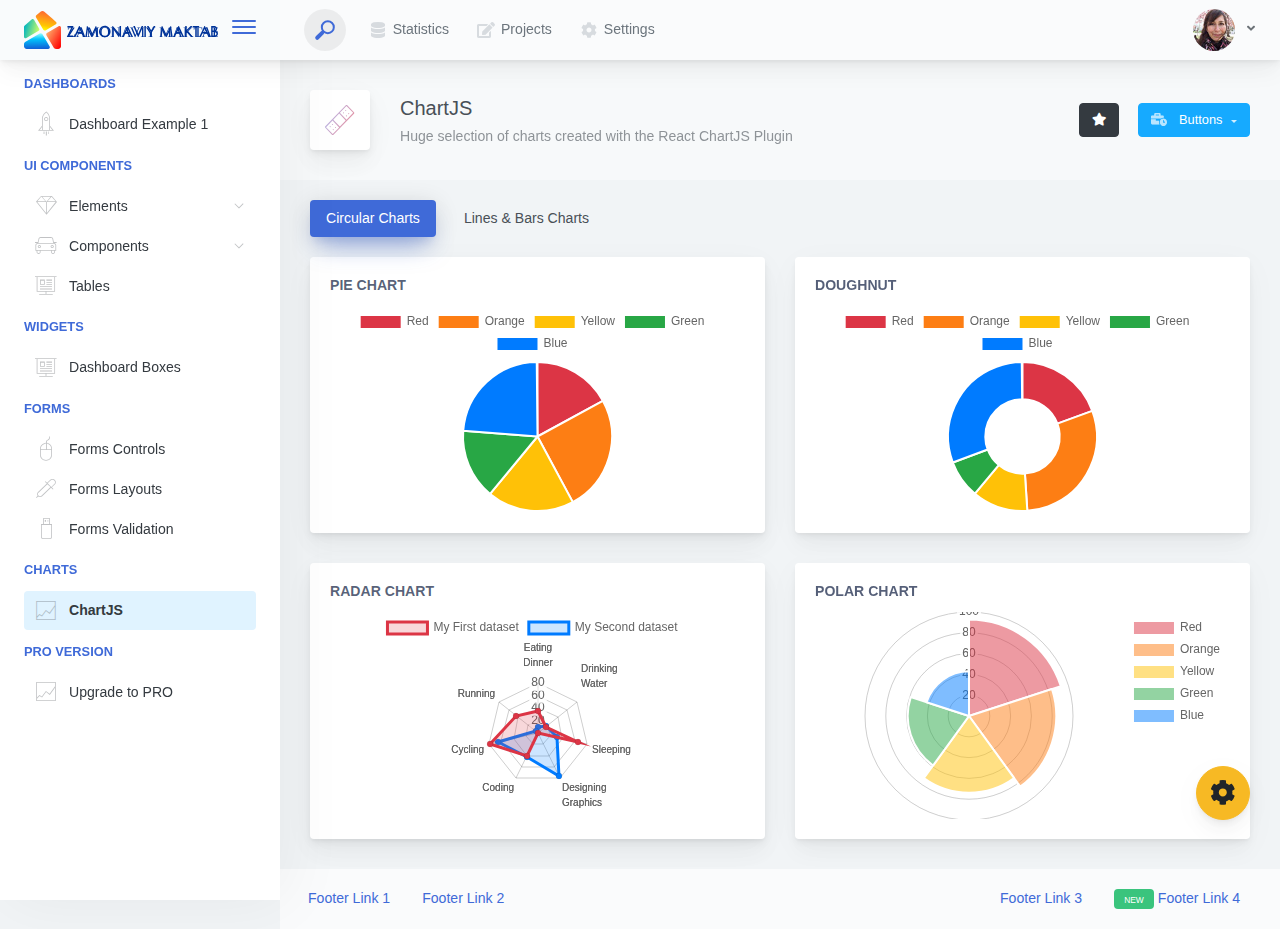
<file: ModernSchool/wwwroot/architectui-html-free/charts-chartjs.html>
<!doctype html>
<html lang="en">

<head>
    <meta charset="utf-8">
    <meta http-equiv="X-UA-Compatible" content="IE=edge">
    <meta http-equiv="Content-Language" content="en">
    <meta http-equiv="Content-Type" content="text/html; charset=utf-8"/>
    <title>ChartJS - Huge selection of charts created with the React ChartJS Plugin</title>
    <meta name="viewport" content="width=device-width, initial-scale=1, maximum-scale=1, user-scalable=no, shrink-to-fit=no" />
    <meta name="description" content="Huge selection of charts created with the React ChartJS Plugin">
    <meta name="msapplication-tap-highlight" content="no">
    <!--
    =========================================================
    * ArchitectUI HTML Theme Dashboard - v1.0.0
    =========================================================
    * Product Page: https://dashboardpack.com
    * Copyright 2019 DashboardPack (https://dashboardpack.com)
    * Licensed under MIT (https://github.com/DashboardPack/architectui-html-theme-free/blob/master/LICENSE)
    =========================================================
    * The above copyright notice and this permission notice shall be included in all copies or substantial portions of the Software.
    -->
<link href="./main.css" rel="stylesheet"></head>
<body>
    <div class="app-container app-theme-white body-tabs-shadow fixed-sidebar fixed-header">
        <div class="app-header header-shadow">
            <div class="app-header__logo">
                <div class="logo-src"></div>
                <div class="header__pane ml-auto">
                    <div>
                        <button type="button" class="hamburger close-sidebar-btn hamburger--elastic" data-class="closed-sidebar">
                            <span class="hamburger-box">
                                <span class="hamburger-inner"></span>
                            </span>
                        </button>
                    </div>
                </div>
            </div>
            <div class="app-header__mobile-menu">
                <div>
                    <button type="button" class="hamburger hamburger--elastic mobile-toggle-nav">
                        <span class="hamburger-box">
                            <span class="hamburger-inner"></span>
                        </span>
                    </button>
                </div>
            </div>
            <div class="app-header__menu">
                <span>
                    <button type="button" class="btn-icon btn-icon-only btn btn-primary btn-sm mobile-toggle-header-nav">
                        <span class="btn-icon-wrapper">
                            <i class="fa fa-ellipsis-v fa-w-6"></i>
                        </span>
                    </button>
                </span>
            </div>    <div class="app-header__content">
                <div class="app-header-left">
                    <div class="search-wrapper">
                        <div class="input-holder">
                            <input type="text" class="search-input" placeholder="Type to search">
                            <button class="search-icon"><span></span></button>
                        </div>
                        <button class="close"></button>
                    </div>
                    <ul class="header-menu nav">
                        <li class="nav-item">
                            <a href="javascript:void(0);" class="nav-link">
                                <i class="nav-link-icon fa fa-database"> </i>
                                Statistics
                            </a>
                        </li>
                        <li class="btn-group nav-item">
                            <a href="javascript:void(0);" class="nav-link">
                                <i class="nav-link-icon fa fa-edit"></i>
                                Projects
                            </a>
                        </li>
                        <li class="dropdown nav-item">
                            <a href="javascript:void(0);" class="nav-link">
                                <i class="nav-link-icon fa fa-cog"></i>
                                Settings
                            </a>
                        </li>
                    </ul>        </div>
                <div class="app-header-right">
                    <div class="header-btn-lg pr-0">
                        <div class="widget-content p-0">
                            <div class="widget-content-wrapper">
                                <div class="widget-content-left">
                                    <div class="btn-group">
                                        <a data-toggle="dropdown" aria-haspopup="true" aria-expanded="false" class="p-0 btn">
                                            <img width="42" class="rounded-circle" src="assets/images/avatars/1.jpg" alt="">
                                            <i class="fa fa-angle-down ml-2 opacity-8"></i>
                                        </a>
                                        <div tabindex="-1" role="menu" aria-hidden="true" class="dropdown-menu dropdown-menu-right">
                                            <button type="button" tabindex="0" class="dropdown-item">User Account</button>
                                            <button type="button" tabindex="0" class="dropdown-item">Settings</button>
                                            <h6 tabindex="-1" class="dropdown-header">Header</h6>
                                            <button type="button" tabindex="0" class="dropdown-item">Actions</button>
                                            <div tabindex="-1" class="dropdown-divider"></div>
                                            <button type="button" tabindex="0" class="dropdown-item">Dividers</button>
                                        </div>
                                    </div>
                                </div>
                                <div class="widget-content-left  ml-3 header-user-info">
                                    <div class="widget-heading">
                                        Alina Mclourd
                                    </div>
                                    <div class="widget-subheading">
                                        VP People Manager
                                    </div>
                                </div>
                                <div class="widget-content-right header-user-info ml-3">
                                    <button type="button" class="btn-shadow p-1 btn btn-primary btn-sm show-toastr-example">
                                        <i class="fa text-white fa-calendar pr-1 pl-1"></i>
                                    </button>
                                </div>
                            </div>
                        </div>
                    </div>        </div>
            </div>
        </div>        <div class="ui-theme-settings">
            <button type="button" id="TooltipDemo" class="btn-open-options btn btn-warning">
                <i class="fa fa-cog fa-w-16 fa-spin fa-2x"></i>
            </button>
            <div class="theme-settings__inner">
                <div class="scrollbar-container">
                    <div class="theme-settings__options-wrapper">
                        <h3 class="themeoptions-heading">Layout Options
                        </h3>
                        <div class="p-3">
                            <ul class="list-group">
                                <li class="list-group-item">
                                    <div class="widget-content p-0">
                                        <div class="widget-content-wrapper">
                                            <div class="widget-content-left mr-3">
                                                <div class="switch has-switch switch-container-class" data-class="fixed-header">
                                                    <div class="switch-animate switch-on">
                                                        <input type="checkbox" checked data-toggle="toggle" data-onstyle="success">
                                                    </div>
                                                </div>
                                            </div>
                                            <div class="widget-content-left">
                                                <div class="widget-heading">Fixed Header
                                                </div>
                                                <div class="widget-subheading">Makes the header top fixed, always visible!
                                                </div>
                                            </div>
                                        </div>
                                    </div>
                                </li>
                                <li class="list-group-item">
                                    <div class="widget-content p-0">
                                        <div class="widget-content-wrapper">
                                            <div class="widget-content-left mr-3">
                                                <div class="switch has-switch switch-container-class" data-class="fixed-sidebar">
                                                    <div class="switch-animate switch-on">
                                                        <input type="checkbox" checked data-toggle="toggle" data-onstyle="success">
                                                    </div>
                                                </div>
                                            </div>
                                            <div class="widget-content-left">
                                                <div class="widget-heading">Fixed Sidebar
                                                </div>
                                                <div class="widget-subheading">Makes the sidebar left fixed, always visible!
                                                </div>
                                            </div>
                                        </div>
                                    </div>
                                </li>
                                <li class="list-group-item">
                                    <div class="widget-content p-0">
                                        <div class="widget-content-wrapper">
                                            <div class="widget-content-left mr-3">
                                                <div class="switch has-switch switch-container-class" data-class="fixed-footer">
                                                    <div class="switch-animate switch-off">
                                                        <input type="checkbox" data-toggle="toggle" data-onstyle="success">
                                                    </div>
                                                </div>
                                            </div>
                                            <div class="widget-content-left">
                                                <div class="widget-heading">Fixed Footer
                                                </div>
                                                <div class="widget-subheading">Makes the app footer bottom fixed, always visible!
                                                </div>
                                            </div>
                                        </div>
                                    </div>
                                </li>
                            </ul>
                        </div>
                        <h3 class="themeoptions-heading">
                            <div>
                                Header Options
                            </div>
                            <button type="button" class="btn-pill btn-shadow btn-wide ml-auto btn btn-focus btn-sm switch-header-cs-class" data-class="">
                                Restore Default
                            </button>
                        </h3>
                        <div class="p-3">
                            <ul class="list-group">
                                <li class="list-group-item">
                                    <h5 class="pb-2">Choose Color Scheme
                                    </h5>
                                    <div class="theme-settings-swatches">
                                        <div class="swatch-holder bg-primary switch-header-cs-class" data-class="bg-primary header-text-light">
                                        </div>
                                        <div class="swatch-holder bg-secondary switch-header-cs-class" data-class="bg-secondary header-text-light">
                                        </div>
                                        <div class="swatch-holder bg-success switch-header-cs-class" data-class="bg-success header-text-dark">
                                        </div>
                                        <div class="swatch-holder bg-info switch-header-cs-class" data-class="bg-info header-text-dark">
                                        </div>
                                        <div class="swatch-holder bg-warning switch-header-cs-class" data-class="bg-warning header-text-dark">
                                        </div>
                                        <div class="swatch-holder bg-danger switch-header-cs-class" data-class="bg-danger header-text-light">
                                        </div>
                                        <div class="swatch-holder bg-light switch-header-cs-class" data-class="bg-light header-text-dark">
                                        </div>
                                        <div class="swatch-holder bg-dark switch-header-cs-class" data-class="bg-dark header-text-light">
                                        </div>
                                        <div class="swatch-holder bg-focus switch-header-cs-class" data-class="bg-focus header-text-light">
                                        </div>
                                        <div class="swatch-holder bg-alternate switch-header-cs-class" data-class="bg-alternate header-text-light">
                                        </div>
                                        <div class="divider">
                                        </div>
                                        <div class="swatch-holder bg-vicious-stance switch-header-cs-class" data-class="bg-vicious-stance header-text-light">
                                        </div>
                                        <div class="swatch-holder bg-midnight-bloom switch-header-cs-class" data-class="bg-midnight-bloom header-text-light">
                                        </div>
                                        <div class="swatch-holder bg-night-sky switch-header-cs-class" data-class="bg-night-sky header-text-light">
                                        </div>
                                        <div class="swatch-holder bg-slick-carbon switch-header-cs-class" data-class="bg-slick-carbon header-text-light">
                                        </div>
                                        <div class="swatch-holder bg-asteroid switch-header-cs-class" data-class="bg-asteroid header-text-light">
                                        </div>
                                        <div class="swatch-holder bg-royal switch-header-cs-class" data-class="bg-royal header-text-light">
                                        </div>
                                        <div class="swatch-holder bg-warm-flame switch-header-cs-class" data-class="bg-warm-flame header-text-dark">
                                        </div>
                                        <div class="swatch-holder bg-night-fade switch-header-cs-class" data-class="bg-night-fade header-text-dark">
                                        </div>
                                        <div class="swatch-holder bg-sunny-morning switch-header-cs-class" data-class="bg-sunny-morning header-text-dark">
                                        </div>
                                        <div class="swatch-holder bg-tempting-azure switch-header-cs-class" data-class="bg-tempting-azure header-text-dark">
                                        </div>
                                        <div class="swatch-holder bg-amy-crisp switch-header-cs-class" data-class="bg-amy-crisp header-text-dark">
                                        </div>
                                        <div class="swatch-holder bg-heavy-rain switch-header-cs-class" data-class="bg-heavy-rain header-text-dark">
                                        </div>
                                        <div class="swatch-holder bg-mean-fruit switch-header-cs-class" data-class="bg-mean-fruit header-text-dark">
                                        </div>
                                        <div class="swatch-holder bg-malibu-beach switch-header-cs-class" data-class="bg-malibu-beach header-text-light">
                                        </div>
                                        <div class="swatch-holder bg-deep-blue switch-header-cs-class" data-class="bg-deep-blue header-text-dark">
                                        </div>
                                        <div class="swatch-holder bg-ripe-malin switch-header-cs-class" data-class="bg-ripe-malin header-text-light">
                                        </div>
                                        <div class="swatch-holder bg-arielle-smile switch-header-cs-class" data-class="bg-arielle-smile header-text-light">
                                        </div>
                                        <div class="swatch-holder bg-plum-plate switch-header-cs-class" data-class="bg-plum-plate header-text-light">
                                        </div>
                                        <div class="swatch-holder bg-happy-fisher switch-header-cs-class" data-class="bg-happy-fisher header-text-dark">
                                        </div>
                                        <div class="swatch-holder bg-happy-itmeo switch-header-cs-class" data-class="bg-happy-itmeo header-text-light">
                                        </div>
                                        <div class="swatch-holder bg-mixed-hopes switch-header-cs-class" data-class="bg-mixed-hopes header-text-light">
                                        </div>
                                        <div class="swatch-holder bg-strong-bliss switch-header-cs-class" data-class="bg-strong-bliss header-text-light">
                                        </div>
                                        <div class="swatch-holder bg-grow-early switch-header-cs-class" data-class="bg-grow-early header-text-light">
                                        </div>
                                        <div class="swatch-holder bg-love-kiss switch-header-cs-class" data-class="bg-love-kiss header-text-light">
                                        </div>
                                        <div class="swatch-holder bg-premium-dark switch-header-cs-class" data-class="bg-premium-dark header-text-light">
                                        </div>
                                        <div class="swatch-holder bg-happy-green switch-header-cs-class" data-class="bg-happy-green header-text-light">
                                        </div>
                                    </div>
                                </li>
                            </ul>
                        </div>
                        <h3 class="themeoptions-heading">
                            <div>Sidebar Options</div>
                            <button type="button" class="btn-pill btn-shadow btn-wide ml-auto btn btn-focus btn-sm switch-sidebar-cs-class" data-class="">
                                Restore Default
                            </button>
                        </h3>
                        <div class="p-3">
                            <ul class="list-group">
                                <li class="list-group-item">
                                    <h5 class="pb-2">Choose Color Scheme
                                    </h5>
                                    <div class="theme-settings-swatches">
                                        <div class="swatch-holder bg-primary switch-sidebar-cs-class" data-class="bg-primary sidebar-text-light">
                                        </div>
                                        <div class="swatch-holder bg-secondary switch-sidebar-cs-class" data-class="bg-secondary sidebar-text-light">
                                        </div>
                                        <div class="swatch-holder bg-success switch-sidebar-cs-class" data-class="bg-success sidebar-text-dark">
                                        </div>
                                        <div class="swatch-holder bg-info switch-sidebar-cs-class" data-class="bg-info sidebar-text-dark">
                                        </div>
                                        <div class="swatch-holder bg-warning switch-sidebar-cs-class" data-class="bg-warning sidebar-text-dark">
                                        </div>
                                        <div class="swatch-holder bg-danger switch-sidebar-cs-class" data-class="bg-danger sidebar-text-light">
                                        </div>
                                        <div class="swatch-holder bg-light switch-sidebar-cs-class" data-class="bg-light sidebar-text-dark">
                                        </div>
                                        <div class="swatch-holder bg-dark switch-sidebar-cs-class" data-class="bg-dark sidebar-text-light">
                                        </div>
                                        <div class="swatch-holder bg-focus switch-sidebar-cs-class" data-class="bg-focus sidebar-text-light">
                                        </div>
                                        <div class="swatch-holder bg-alternate switch-sidebar-cs-class" data-class="bg-alternate sidebar-text-light">
                                        </div>
                                        <div class="divider">
                                        </div>
                                        <div class="swatch-holder bg-vicious-stance switch-sidebar-cs-class" data-class="bg-vicious-stance sidebar-text-light">
                                        </div>
                                        <div class="swatch-holder bg-midnight-bloom switch-sidebar-cs-class" data-class="bg-midnight-bloom sidebar-text-light">
                                        </div>
                                        <div class="swatch-holder bg-night-sky switch-sidebar-cs-class" data-class="bg-night-sky sidebar-text-light">
                                        </div>
                                        <div class="swatch-holder bg-slick-carbon switch-sidebar-cs-class" data-class="bg-slick-carbon sidebar-text-light">
                                        </div>
                                        <div class="swatch-holder bg-asteroid switch-sidebar-cs-class" data-class="bg-asteroid sidebar-text-light">
                                        </div>
                                        <div class="swatch-holder bg-royal switch-sidebar-cs-class" data-class="bg-royal sidebar-text-light">
                                        </div>
                                        <div class="swatch-holder bg-warm-flame switch-sidebar-cs-class" data-class="bg-warm-flame sidebar-text-dark">
                                        </div>
                                        <div class="swatch-holder bg-night-fade switch-sidebar-cs-class" data-class="bg-night-fade sidebar-text-dark">
                                        </div>
                                        <div class="swatch-holder bg-sunny-morning switch-sidebar-cs-class" data-class="bg-sunny-morning sidebar-text-dark">
                                        </div>
                                        <div class="swatch-holder bg-tempting-azure switch-sidebar-cs-class" data-class="bg-tempting-azure sidebar-text-dark">
                                        </div>
                                        <div class="swatch-holder bg-amy-crisp switch-sidebar-cs-class" data-class="bg-amy-crisp sidebar-text-dark">
                                        </div>
                                        <div class="swatch-holder bg-heavy-rain switch-sidebar-cs-class" data-class="bg-heavy-rain sidebar-text-dark">
                                        </div>
                                        <div class="swatch-holder bg-mean-fruit switch-sidebar-cs-class" data-class="bg-mean-fruit sidebar-text-dark">
                                        </div>
                                        <div class="swatch-holder bg-malibu-beach switch-sidebar-cs-class" data-class="bg-malibu-beach sidebar-text-light">
                                        </div>
                                        <div class="swatch-holder bg-deep-blue switch-sidebar-cs-class" data-class="bg-deep-blue sidebar-text-dark">
                                        </div>
                                        <div class="swatch-holder bg-ripe-malin switch-sidebar-cs-class" data-class="bg-ripe-malin sidebar-text-light">
                                        </div>
                                        <div class="swatch-holder bg-arielle-smile switch-sidebar-cs-class" data-class="bg-arielle-smile sidebar-text-light">
                                        </div>
                                        <div class="swatch-holder bg-plum-plate switch-sidebar-cs-class" data-class="bg-plum-plate sidebar-text-light">
                                        </div>
                                        <div class="swatch-holder bg-happy-fisher switch-sidebar-cs-class" data-class="bg-happy-fisher sidebar-text-dark">
                                        </div>
                                        <div class="swatch-holder bg-happy-itmeo switch-sidebar-cs-class" data-class="bg-happy-itmeo sidebar-text-light">
                                        </div>
                                        <div class="swatch-holder bg-mixed-hopes switch-sidebar-cs-class" data-class="bg-mixed-hopes sidebar-text-light">
                                        </div>
                                        <div class="swatch-holder bg-strong-bliss switch-sidebar-cs-class" data-class="bg-strong-bliss sidebar-text-light">
                                        </div>
                                        <div class="swatch-holder bg-grow-early switch-sidebar-cs-class" data-class="bg-grow-early sidebar-text-light">
                                        </div>
                                        <div class="swatch-holder bg-love-kiss switch-sidebar-cs-class" data-class="bg-love-kiss sidebar-text-light">
                                        </div>
                                        <div class="swatch-holder bg-premium-dark switch-sidebar-cs-class" data-class="bg-premium-dark sidebar-text-light">
                                        </div>
                                        <div class="swatch-holder bg-happy-green switch-sidebar-cs-class" data-class="bg-happy-green sidebar-text-light">
                                        </div>
                                    </div>
                                </li>
                            </ul>
                        </div>
                        <h3 class="themeoptions-heading">
                            <div>Main Content Options</div>
                            <button type="button" class="btn-pill btn-shadow btn-wide ml-auto active btn btn-focus btn-sm">Restore Default
                            </button>
                        </h3>
                        <div class="p-3">
                            <ul class="list-group">
                                <li class="list-group-item">
                                    <h5 class="pb-2">Page Section Tabs
                                    </h5>
                                    <div class="theme-settings-swatches">
                                        <div role="group" class="mt-2 btn-group">
                                            <button type="button" class="btn-wide btn-shadow btn-primary btn btn-secondary switch-theme-class" data-class="body-tabs-line">
                                                Line
                                            </button>
                                            <button type="button" class="btn-wide btn-shadow btn-primary active btn btn-secondary switch-theme-class" data-class="body-tabs-shadow">
                                                Shadow
                                            </button>
                                        </div>
                                    </div>
                                </li>
                            </ul>
                        </div>
                    </div>
                </div>
            </div>
        </div>        <div class="app-main">
                <div class="app-sidebar sidebar-shadow">
                    <div class="app-header__logo">
                        <div class="logo-src"></div>
                        <div class="header__pane ml-auto">
                            <div>
                                <button type="button" class="hamburger close-sidebar-btn hamburger--elastic" data-class="closed-sidebar">
                                    <span class="hamburger-box">
                                        <span class="hamburger-inner"></span>
                                    </span>
                                </button>
                            </div>
                        </div>
                    </div>
                    <div class="app-header__mobile-menu">
                        <div>
                            <button type="button" class="hamburger hamburger--elastic mobile-toggle-nav">
                                <span class="hamburger-box">
                                    <span class="hamburger-inner"></span>
                                </span>
                            </button>
                        </div>
                    </div>
                    <div class="app-header__menu">
                        <span>
                            <button type="button" class="btn-icon btn-icon-only btn btn-primary btn-sm mobile-toggle-header-nav">
                                <span class="btn-icon-wrapper">
                                    <i class="fa fa-ellipsis-v fa-w-6"></i>
                                </span>
                            </button>
                        </span>
                    </div>    <div class="scrollbar-sidebar">
                        <div class="app-sidebar__inner">
                            <ul class="vertical-nav-menu">
                                <li class="app-sidebar__heading">Dashboards</li>
                                <li>
                                    <a href="index.html">
                                        <i class="metismenu-icon pe-7s-rocket"></i>
                                        Dashboard Example 1
                                    </a>
                                </li>
                                <li class="app-sidebar__heading">UI Components</li>
                                <li
                                    
                                    
                                    
                                    
                                    
                                    
                                    
                                    
                                >
                                    <a href="#">
                                        <i class="metismenu-icon pe-7s-diamond"></i>
                                        Elements
                                        <i class="metismenu-state-icon pe-7s-angle-down caret-left"></i>
                                    </a>
                                    <ul
                                        
                                        
                                        
                                        
                                        
                                        
                                        
                                        
                                    >
                                        <li>
                                            <a href="elements-buttons-standard.html">
                                                <i class="metismenu-icon"></i>
                                                Buttons
                                            </a>
                                        </li>
                                        <li>
                                            <a href="elements-dropdowns.html">
                                                <i class="metismenu-icon">
                                                </i>Dropdowns
                                            </a>
                                        </li>
                                        <li>
                                            <a href="elements-icons.html">
                                                <i class="metismenu-icon">
                                                </i>Icons
                                            </a>
                                        </li>
                                        <li>
                                            <a href="elements-badges-labels.html">
                                                <i class="metismenu-icon">
                                                </i>Badges
                                            </a>
                                        </li>
                                        <li>
                                            <a href="elements-cards.html">
                                                <i class="metismenu-icon">
                                                </i>Cards
                                            </a>
                                        </li>
                                        <li>
                                            <a href="elements-list-group.html">
                                                <i class="metismenu-icon">
                                                </i>List Groups
                                            </a>
                                        </li>
                                        <li>
                                            <a href="elements-navigation.html">
                                                <i class="metismenu-icon">
                                                </i>Navigation Menus
                                            </a>
                                        </li>
                                        <li>
                                            <a href="elements-utilities.html">
                                                <i class="metismenu-icon">
                                                </i>Utilities
                                            </a>
                                        </li>
                                    </ul>
                                </li>
                                <li
                                    
                                    
                                    
                                    
                                    
                                    
                                    
                                    
                                    
                                    
                                    
                                >
                                    <a href="#">
                                        <i class="metismenu-icon pe-7s-car"></i>
                                        Components
                                        <i class="metismenu-state-icon pe-7s-angle-down caret-left"></i>
                                    </a>
                                    <ul
                                        
                                        
                                        
                                        
                                        
                                        
                                        
                                        
                                        
                                        
                                        
                                    >
                                        <li>
                                            <a href="components-tabs.html">
                                                <i class="metismenu-icon">
                                                </i>Tabs
                                            </a>
                                        </li>
                                        <li>
                                            <a href="components-accordions.html">
                                                <i class="metismenu-icon">
                                                </i>Accordions
                                            </a>
                                        </li>
                                        <li>
                                            <a href="components-notifications.html">
                                                <i class="metismenu-icon">
                                                </i>Notifications
                                            </a>
                                        </li>
                                        <li>
                                            <a href="components-modals.html">
                                                <i class="metismenu-icon">
                                                </i>Modals
                                            </a>
                                        </li>
                                        <li>
                                            <a href="components-progress-bar.html">
                                                <i class="metismenu-icon">
                                                </i>Progress Bar
                                            </a>
                                        </li>
                                        <li>
                                            <a href="components-tooltips-popovers.html">
                                                <i class="metismenu-icon">
                                                </i>Tooltips &amp; Popovers
                                            </a>
                                        </li>
                                        <li>
                                            <a href="components-carousel.html">
                                                <i class="metismenu-icon">
                                                </i>Carousel
                                            </a>
                                        </li>
                                        <li>
                                            <a href="components-calendar.html">
                                                <i class="metismenu-icon">
                                                </i>Calendar
                                            </a>
                                        </li>
                                        <li>
                                            <a href="components-pagination.html">
                                                <i class="metismenu-icon">
                                                </i>Pagination
                                            </a>
                                        </li>
                                        <li>
                                            <a href="components-scrollable-elements.html">
                                                <i class="metismenu-icon">
                                                </i>Scrollable
                                            </a>
                                        </li>
                                        <li>
                                            <a href="components-maps.html">
                                                <i class="metismenu-icon">
                                                </i>Maps
                                            </a>
                                        </li>
                                    </ul>
                                </li>
                                <li  >
                                    <a href="tables-regular.html">
                                        <i class="metismenu-icon pe-7s-display2"></i>
                                        Tables
                                    </a>
                                </li>
                                <li class="app-sidebar__heading">Widgets</li>
                                <li>
                                    <a href="dashboard-boxes.html">
                                        <i class="metismenu-icon pe-7s-display2"></i>
                                        Dashboard Boxes
                                    </a>
                                </li>
                                <li class="app-sidebar__heading">Forms</li>
                                <li>
                                    <a href="forms-controls.html">
                                        <i class="metismenu-icon pe-7s-mouse">
                                        </i>Forms Controls
                                    </a>
                                </li>
                                <li>
                                    <a href="forms-layouts.html">
                                        <i class="metismenu-icon pe-7s-eyedropper">
                                        </i>Forms Layouts
                                    </a>
                                </li>
                                <li>
                                    <a href="forms-validation.html">
                                        <i class="metismenu-icon pe-7s-pendrive">
                                        </i>Forms Validation
                                    </a>
                                </li>
                                <li class="app-sidebar__heading">Charts</li>
                                <li>
                                    <a href="charts-chartjs.html" class="mm-active">
                                        <i class="metismenu-icon pe-7s-graph2">
                                        </i>ChartJS
                                    </a>
                                </li>
                                <li class="app-sidebar__heading">PRO Version</li>
                                <li>
                                    <a href="https://dashboardpack.com/theme-details/architectui-dashboard-html-pro/" target="_blank">
                                        <i class="metismenu-icon pe-7s-graph2">
                                        </i>
                                        Upgrade to PRO
                                    </a>
                                </li>
                            </ul>
                        </div>
                    </div>
                </div>    <div class="app-main__outer">
                    <div class="app-main__inner">
                        <div class="app-page-title">
                            <div class="page-title-wrapper">
                                <div class="page-title-heading">
                                    <div class="page-title-icon">
                                        <i class="pe-7s-bandaid icon-gradient bg-amy-crisp">
                                        </i>
                                    </div>
                                    <div>ChartJS
                                        <div class="page-title-subheading">Huge selection of charts created with the React ChartJS Plugin
                                        </div>
                                    </div>
                                </div>
                                <div class="page-title-actions">
                                    <button type="button" data-toggle="tooltip" title="Example Tooltip" data-placement="bottom" class="btn-shadow mr-3 btn btn-dark">
                                        <i class="fa fa-star"></i>
                                    </button>
                                    <div class="d-inline-block dropdown">
                                        <button type="button" data-toggle="dropdown" aria-haspopup="true" aria-expanded="false" class="btn-shadow dropdown-toggle btn btn-info">
                                            <span class="btn-icon-wrapper pr-2 opacity-7">
                                                <i class="fa fa-business-time fa-w-20"></i>
                                            </span>
                                            Buttons
                                        </button>
                                        <div tabindex="-1" role="menu" aria-hidden="true" class="dropdown-menu dropdown-menu-right">
                                            <ul class="nav flex-column">
                                                <li class="nav-item">
                                                    <a href="javascript:void(0);" class="nav-link">
                                                        <i class="nav-link-icon lnr-inbox"></i>
                                                        <span>
                                                            Inbox
                                                        </span>
                                                        <div class="ml-auto badge badge-pill badge-secondary">86</div>
                                                    </a>
                                                </li>
                                                <li class="nav-item">
                                                    <a href="javascript:void(0);" class="nav-link">
                                                        <i class="nav-link-icon lnr-book"></i>
                                                        <span>
                                                            Book
                                                        </span>
                                                        <div class="ml-auto badge badge-pill badge-danger">5</div>
                                                    </a>
                                                </li>
                                                <li class="nav-item">
                                                    <a href="javascript:void(0);" class="nav-link">
                                                        <i class="nav-link-icon lnr-picture"></i>
                                                        <span>
                                                            Picture
                                                        </span>
                                                    </a>
                                                </li>
                                                <li class="nav-item">
                                                    <a disabled href="javascript:void(0);" class="nav-link disabled">
                                                        <i class="nav-link-icon lnr-file-empty"></i>
                                                        <span>
                                                            File Disabled
                                                        </span>
                                                    </a>
                                                </li>
                                            </ul>
                                        </div>
                                    </div>
                                </div>    </div>
                        </div>            <ul class="body-tabs body-tabs-layout tabs-animated body-tabs-animated nav">
                            <li class="nav-item">
                                <a role="tab" class="nav-link active" id="tab-0" data-toggle="tab" href="#tab-content-0">
                                    <span>Circular Charts</span>
                                </a>
                            </li>
                            <li class="nav-item">
                                <a role="tab" class="nav-link" id="tab-1" data-toggle="tab" href="#tab-content-1">
                                    <span>Lines & Bars Charts</span>
                                </a>
                            </li>
                        </ul>
                        <div class="tab-content">
                            <div class="tab-pane tabs-animation fade show active" id="tab-content-0" role="tabpanel">
                                <div class="row">
                                    <div class="col-md-6">
                                        <div class="main-card mb-3 card">
                                            <div class="card-body">
                                                <h5 class="card-title">Pie Chart</h5>
                                                <canvas id="chart-area"></canvas>
                                            </div>
                                        </div>
                                        <div class="main-card mb-3 card">
                                            <div class="card-body">
                                                <h5 class="card-title">Radar Chart</h5>
                                                <canvas id="radar-chart"></canvas>
                                            </div>
                                        </div>
                                    </div>
                                    <div class="col-md-6">
                                        <div class="main-card mb-3 card">
                                            <div class="card-body">
                                                <h5 class="card-title">Doughnut</h5>
                                                <canvas id="doughnut-chart"></canvas>
                                            </div>
                                        </div>
                                        <div class="main-card mb-3 card">
                                            <div class="card-body">
                                                <h5 class="card-title">Polar Chart</h5>
                                                <canvas id="polar-chart"></canvas>
                                            </div>
                                        </div>
                                    </div>
                                </div>
            
                            </div>
                            <div class="tab-pane tabs-animation fade" id="tab-content-1" role="tabpanel">
                                <div class="row">
                                    <div class="col-md-6">
                                        <div class="main-card mb-3 card">
                                            <div class="card-body">
                                                <h5 class="card-title">Vertical Bars</h5>
                                                <canvas id="canvas"></canvas>
                                            </div>
                                        </div>
                                        <div class="main-card mb-3 card">
                                            <div class="card-body">
                                                <h5 class="card-title">Horizontal Bars</h5>
                                                <canvas id="chart-horiz-bar"></canvas>
                                            </div>
                                        </div>
                                    </div>
                                    <div class="col-md-6">
                                        <div class="main-card mb-3 card">
                                            <div class="card-body">
                                                <h5 class="card-title">Line Chart</h5>
                                                <div style="height: 400px">
                                                    <canvas id="line-chart"></canvas>
                                                </div>
                                            </div>
                                        </div>
                                        <div class="main-card mb-3 card">
                                            <div class="card-body">
                                                <h5 class="card-title">Stacked Bars</h5>
                                                <canvas id="stacked-bars-chart"></canvas>
                                            </div>
                                        </div>
                                    </div>
                                </div>
                            </div>
                        </div>
            
                    </div>
                    <div class="app-wrapper-footer">
                        <div class="app-footer">
                            <div class="app-footer__inner">
                                <div class="app-footer-left">
                                    <ul class="nav">
                                        <li class="nav-item">
                                            <a href="javascript:void(0);" class="nav-link">
                                                Footer Link 1
                                            </a>
                                        </li>
                                        <li class="nav-item">
                                            <a href="javascript:void(0);" class="nav-link">
                                                Footer Link 2
                                            </a>
                                        </li>
                                    </ul>
                                </div>
                                <div class="app-footer-right">
                                    <ul class="nav">
                                        <li class="nav-item">
                                            <a href="javascript:void(0);" class="nav-link">
                                                Footer Link 3
                                            </a>
                                        </li>
                                        <li class="nav-item">
                                            <a href="javascript:void(0);" class="nav-link">
                                                <div class="badge badge-success mr-1 ml-0">
                                                    <small>NEW</small>
                                                </div>
                                                Footer Link 4
                                            </a>
                                        </li>
                                    </ul>
                                </div>
                            </div>
                        </div>
                    </div>    </div>
        </div>
    </div>
<script type="text/javascript" src="./assets/scripts/main.js"></script></body>
</html>
</file>
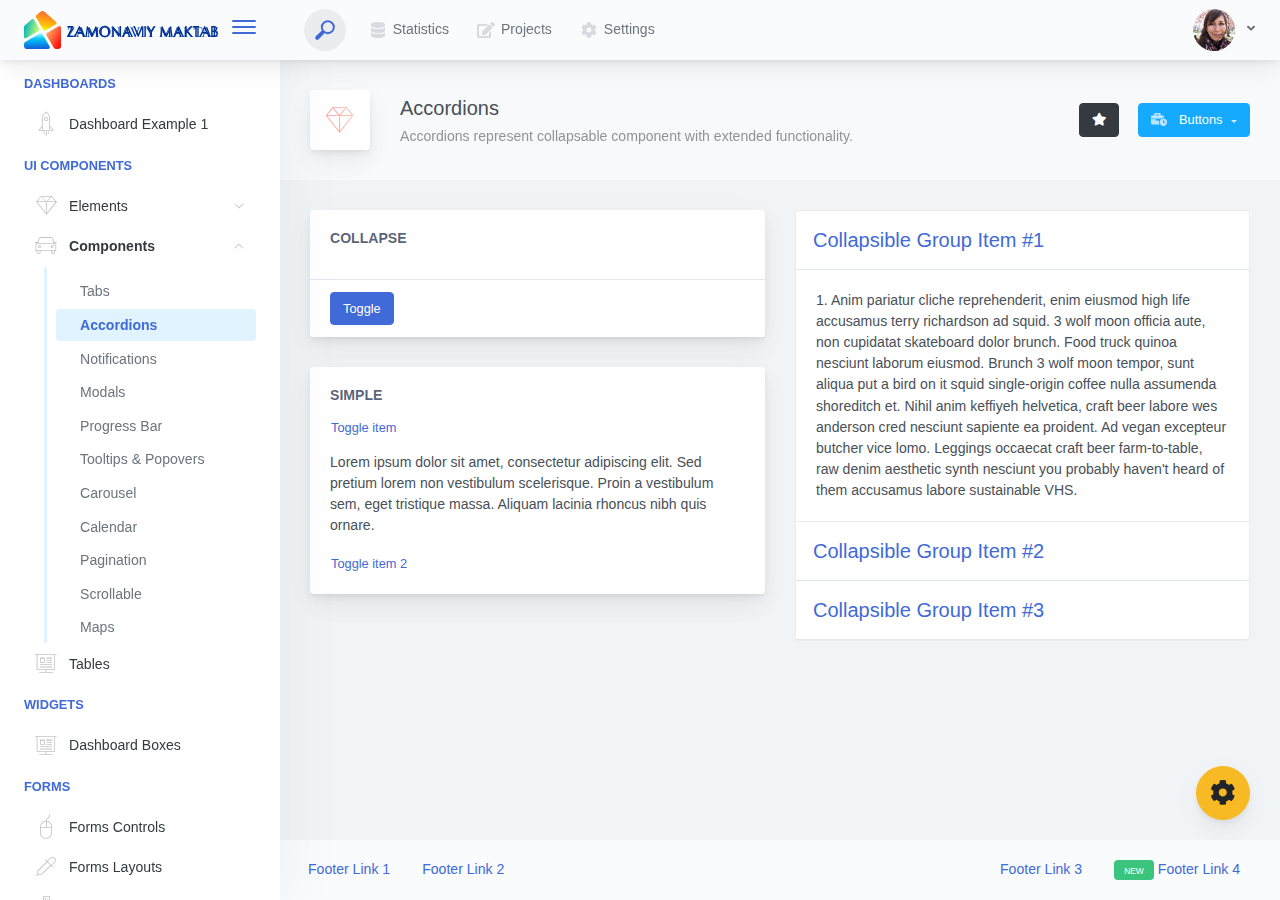
<file: ModernSchool/wwwroot/architectui-html-free/components-accordions.html>
<!doctype html>
<html lang="en">

<head>
    <meta charset="utf-8">
    <meta http-equiv="X-UA-Compatible" content="IE=edge">
    <meta http-equiv="Content-Language" content="en">
    <meta http-equiv="Content-Type" content="text/html; charset=utf-8"/>
    <title>Accordions - Accordions represent collapsable component with extended functionality.</title>
    <meta name="viewport" content="width=device-width, initial-scale=1, maximum-scale=1, user-scalable=no, shrink-to-fit=no" />
    <meta name="description" content="Accordions represent collapsable component with extended functionality.">
    <meta name="msapplication-tap-highlight" content="no">
    <!--
    =========================================================
    * ArchitectUI HTML Theme Dashboard - v1.0.0
    =========================================================
    * Product Page: https://dashboardpack.com
    * Copyright 2019 DashboardPack (https://dashboardpack.com)
    * Licensed under MIT (https://github.com/DashboardPack/architectui-html-theme-free/blob/master/LICENSE)
    =========================================================
    * The above copyright notice and this permission notice shall be included in all copies or substantial portions of the Software.
    -->
<link href="./main.css" rel="stylesheet"></head>
<body>
    <div class="app-container app-theme-white body-tabs-shadow fixed-sidebar fixed-header">
        <div class="app-header header-shadow">
            <div class="app-header__logo">
                <div class="logo-src"></div>
                <div class="header__pane ml-auto">
                    <div>
                        <button type="button" class="hamburger close-sidebar-btn hamburger--elastic" data-class="closed-sidebar">
                            <span class="hamburger-box">
                                <span class="hamburger-inner"></span>
                            </span>
                        </button>
                    </div>
                </div>
            </div>
            <div class="app-header__mobile-menu">
                <div>
                    <button type="button" class="hamburger hamburger--elastic mobile-toggle-nav">
                        <span class="hamburger-box">
                            <span class="hamburger-inner"></span>
                        </span>
                    </button>
                </div>
            </div>
            <div class="app-header__menu">
                <span>
                    <button type="button" class="btn-icon btn-icon-only btn btn-primary btn-sm mobile-toggle-header-nav">
                        <span class="btn-icon-wrapper">
                            <i class="fa fa-ellipsis-v fa-w-6"></i>
                        </span>
                    </button>
                </span>
            </div>    <div class="app-header__content">
                <div class="app-header-left">
                    <div class="search-wrapper">
                        <div class="input-holder">
                            <input type="text" class="search-input" placeholder="Type to search">
                            <button class="search-icon"><span></span></button>
                        </div>
                        <button class="close"></button>
                    </div>
                    <ul class="header-menu nav">
                        <li class="nav-item">
                            <a href="javascript:void(0);" class="nav-link">
                                <i class="nav-link-icon fa fa-database"> </i>
                                Statistics
                            </a>
                        </li>
                        <li class="btn-group nav-item">
                            <a href="javascript:void(0);" class="nav-link">
                                <i class="nav-link-icon fa fa-edit"></i>
                                Projects
                            </a>
                        </li>
                        <li class="dropdown nav-item">
                            <a href="javascript:void(0);" class="nav-link">
                                <i class="nav-link-icon fa fa-cog"></i>
                                Settings
                            </a>
                        </li>
                    </ul>        </div>
                <div class="app-header-right">
                    <div class="header-btn-lg pr-0">
                        <div class="widget-content p-0">
                            <div class="widget-content-wrapper">
                                <div class="widget-content-left">
                                    <div class="btn-group">
                                        <a data-toggle="dropdown" aria-haspopup="true" aria-expanded="false" class="p-0 btn">
                                            <img width="42" class="rounded-circle" src="assets/images/avatars/1.jpg" alt="">
                                            <i class="fa fa-angle-down ml-2 opacity-8"></i>
                                        </a>
                                        <div tabindex="-1" role="menu" aria-hidden="true" class="dropdown-menu dropdown-menu-right">
                                            <button type="button" tabindex="0" class="dropdown-item">User Account</button>
                                            <button type="button" tabindex="0" class="dropdown-item">Settings</button>
                                            <h6 tabindex="-1" class="dropdown-header">Header</h6>
                                            <button type="button" tabindex="0" class="dropdown-item">Actions</button>
                                            <div tabindex="-1" class="dropdown-divider"></div>
                                            <button type="button" tabindex="0" class="dropdown-item">Dividers</button>
                                        </div>
                                    </div>
                                </div>
                                <div class="widget-content-left  ml-3 header-user-info">
                                    <div class="widget-heading">
                                        Alina Mclourd
                                    </div>
                                    <div class="widget-subheading">
                                        VP People Manager
                                    </div>
                                </div>
                                <div class="widget-content-right header-user-info ml-3">
                                    <button type="button" class="btn-shadow p-1 btn btn-primary btn-sm show-toastr-example">
                                        <i class="fa text-white fa-calendar pr-1 pl-1"></i>
                                    </button>
                                </div>
                            </div>
                        </div>
                    </div>        </div>
            </div>
        </div>        <div class="ui-theme-settings">
            <button type="button" id="TooltipDemo" class="btn-open-options btn btn-warning">
                <i class="fa fa-cog fa-w-16 fa-spin fa-2x"></i>
            </button>
            <div class="theme-settings__inner">
                <div class="scrollbar-container">
                    <div class="theme-settings__options-wrapper">
                        <h3 class="themeoptions-heading">Layout Options
                        </h3>
                        <div class="p-3">
                            <ul class="list-group">
                                <li class="list-group-item">
                                    <div class="widget-content p-0">
                                        <div class="widget-content-wrapper">
                                            <div class="widget-content-left mr-3">
                                                <div class="switch has-switch switch-container-class" data-class="fixed-header">
                                                    <div class="switch-animate switch-on">
                                                        <input type="checkbox" checked data-toggle="toggle" data-onstyle="success">
                                                    </div>
                                                </div>
                                            </div>
                                            <div class="widget-content-left">
                                                <div class="widget-heading">Fixed Header
                                                </div>
                                                <div class="widget-subheading">Makes the header top fixed, always visible!
                                                </div>
                                            </div>
                                        </div>
                                    </div>
                                </li>
                                <li class="list-group-item">
                                    <div class="widget-content p-0">
                                        <div class="widget-content-wrapper">
                                            <div class="widget-content-left mr-3">
                                                <div class="switch has-switch switch-container-class" data-class="fixed-sidebar">
                                                    <div class="switch-animate switch-on">
                                                        <input type="checkbox" checked data-toggle="toggle" data-onstyle="success">
                                                    </div>
                                                </div>
                                            </div>
                                            <div class="widget-content-left">
                                                <div class="widget-heading">Fixed Sidebar
                                                </div>
                                                <div class="widget-subheading">Makes the sidebar left fixed, always visible!
                                                </div>
                                            </div>
                                        </div>
                                    </div>
                                </li>
                                <li class="list-group-item">
                                    <div class="widget-content p-0">
                                        <div class="widget-content-wrapper">
                                            <div class="widget-content-left mr-3">
                                                <div class="switch has-switch switch-container-class" data-class="fixed-footer">
                                                    <div class="switch-animate switch-off">
                                                        <input type="checkbox" data-toggle="toggle" data-onstyle="success">
                                                    </div>
                                                </div>
                                            </div>
                                            <div class="widget-content-left">
                                                <div class="widget-heading">Fixed Footer
                                                </div>
                                                <div class="widget-subheading">Makes the app footer bottom fixed, always visible!
                                                </div>
                                            </div>
                                        </div>
                                    </div>
                                </li>
                            </ul>
                        </div>
                        <h3 class="themeoptions-heading">
                            <div>
                                Header Options
                            </div>
                            <button type="button" class="btn-pill btn-shadow btn-wide ml-auto btn btn-focus btn-sm switch-header-cs-class" data-class="">
                                Restore Default
                            </button>
                        </h3>
                        <div class="p-3">
                            <ul class="list-group">
                                <li class="list-group-item">
                                    <h5 class="pb-2">Choose Color Scheme
                                    </h5>
                                    <div class="theme-settings-swatches">
                                        <div class="swatch-holder bg-primary switch-header-cs-class" data-class="bg-primary header-text-light">
                                        </div>
                                        <div class="swatch-holder bg-secondary switch-header-cs-class" data-class="bg-secondary header-text-light">
                                        </div>
                                        <div class="swatch-holder bg-success switch-header-cs-class" data-class="bg-success header-text-dark">
                                        </div>
                                        <div class="swatch-holder bg-info switch-header-cs-class" data-class="bg-info header-text-dark">
                                        </div>
                                        <div class="swatch-holder bg-warning switch-header-cs-class" data-class="bg-warning header-text-dark">
                                        </div>
                                        <div class="swatch-holder bg-danger switch-header-cs-class" data-class="bg-danger header-text-light">
                                        </div>
                                        <div class="swatch-holder bg-light switch-header-cs-class" data-class="bg-light header-text-dark">
                                        </div>
                                        <div class="swatch-holder bg-dark switch-header-cs-class" data-class="bg-dark header-text-light">
                                        </div>
                                        <div class="swatch-holder bg-focus switch-header-cs-class" data-class="bg-focus header-text-light">
                                        </div>
                                        <div class="swatch-holder bg-alternate switch-header-cs-class" data-class="bg-alternate header-text-light">
                                        </div>
                                        <div class="divider">
                                        </div>
                                        <div class="swatch-holder bg-vicious-stance switch-header-cs-class" data-class="bg-vicious-stance header-text-light">
                                        </div>
                                        <div class="swatch-holder bg-midnight-bloom switch-header-cs-class" data-class="bg-midnight-bloom header-text-light">
                                        </div>
                                        <div class="swatch-holder bg-night-sky switch-header-cs-class" data-class="bg-night-sky header-text-light">
                                        </div>
                                        <div class="swatch-holder bg-slick-carbon switch-header-cs-class" data-class="bg-slick-carbon header-text-light">
                                        </div>
                                        <div class="swatch-holder bg-asteroid switch-header-cs-class" data-class="bg-asteroid header-text-light">
                                        </div>
                                        <div class="swatch-holder bg-royal switch-header-cs-class" data-class="bg-royal header-text-light">
                                        </div>
                                        <div class="swatch-holder bg-warm-flame switch-header-cs-class" data-class="bg-warm-flame header-text-dark">
                                        </div>
                                        <div class="swatch-holder bg-night-fade switch-header-cs-class" data-class="bg-night-fade header-text-dark">
                                        </div>
                                        <div class="swatch-holder bg-sunny-morning switch-header-cs-class" data-class="bg-sunny-morning header-text-dark">
                                        </div>
                                        <div class="swatch-holder bg-tempting-azure switch-header-cs-class" data-class="bg-tempting-azure header-text-dark">
                                        </div>
                                        <div class="swatch-holder bg-amy-crisp switch-header-cs-class" data-class="bg-amy-crisp header-text-dark">
                                        </div>
                                        <div class="swatch-holder bg-heavy-rain switch-header-cs-class" data-class="bg-heavy-rain header-text-dark">
                                        </div>
                                        <div class="swatch-holder bg-mean-fruit switch-header-cs-class" data-class="bg-mean-fruit header-text-dark">
                                        </div>
                                        <div class="swatch-holder bg-malibu-beach switch-header-cs-class" data-class="bg-malibu-beach header-text-light">
                                        </div>
                                        <div class="swatch-holder bg-deep-blue switch-header-cs-class" data-class="bg-deep-blue header-text-dark">
                                        </div>
                                        <div class="swatch-holder bg-ripe-malin switch-header-cs-class" data-class="bg-ripe-malin header-text-light">
                                        </div>
                                        <div class="swatch-holder bg-arielle-smile switch-header-cs-class" data-class="bg-arielle-smile header-text-light">
                                        </div>
                                        <div class="swatch-holder bg-plum-plate switch-header-cs-class" data-class="bg-plum-plate header-text-light">
                                        </div>
                                        <div class="swatch-holder bg-happy-fisher switch-header-cs-class" data-class="bg-happy-fisher header-text-dark">
                                        </div>
                                        <div class="swatch-holder bg-happy-itmeo switch-header-cs-class" data-class="bg-happy-itmeo header-text-light">
                                        </div>
                                        <div class="swatch-holder bg-mixed-hopes switch-header-cs-class" data-class="bg-mixed-hopes header-text-light">
                                        </div>
                                        <div class="swatch-holder bg-strong-bliss switch-header-cs-class" data-class="bg-strong-bliss header-text-light">
                                        </div>
                                        <div class="swatch-holder bg-grow-early switch-header-cs-class" data-class="bg-grow-early header-text-light">
                                        </div>
                                        <div class="swatch-holder bg-love-kiss switch-header-cs-class" data-class="bg-love-kiss header-text-light">
                                        </div>
                                        <div class="swatch-holder bg-premium-dark switch-header-cs-class" data-class="bg-premium-dark header-text-light">
                                        </div>
                                        <div class="swatch-holder bg-happy-green switch-header-cs-class" data-class="bg-happy-green header-text-light">
                                        </div>
                                    </div>
                                </li>
                            </ul>
                        </div>
                        <h3 class="themeoptions-heading">
                            <div>Sidebar Options</div>
                            <button type="button" class="btn-pill btn-shadow btn-wide ml-auto btn btn-focus btn-sm switch-sidebar-cs-class" data-class="">
                                Restore Default
                            </button>
                        </h3>
                        <div class="p-3">
                            <ul class="list-group">
                                <li class="list-group-item">
                                    <h5 class="pb-2">Choose Color Scheme
                                    </h5>
                                    <div class="theme-settings-swatches">
                                        <div class="swatch-holder bg-primary switch-sidebar-cs-class" data-class="bg-primary sidebar-text-light">
                                        </div>
                                        <div class="swatch-holder bg-secondary switch-sidebar-cs-class" data-class="bg-secondary sidebar-text-light">
                                        </div>
                                        <div class="swatch-holder bg-success switch-sidebar-cs-class" data-class="bg-success sidebar-text-dark">
                                        </div>
                                        <div class="swatch-holder bg-info switch-sidebar-cs-class" data-class="bg-info sidebar-text-dark">
                                        </div>
                                        <div class="swatch-holder bg-warning switch-sidebar-cs-class" data-class="bg-warning sidebar-text-dark">
                                        </div>
                                        <div class="swatch-holder bg-danger switch-sidebar-cs-class" data-class="bg-danger sidebar-text-light">
                                        </div>
                                        <div class="swatch-holder bg-light switch-sidebar-cs-class" data-class="bg-light sidebar-text-dark">
                                        </div>
                                        <div class="swatch-holder bg-dark switch-sidebar-cs-class" data-class="bg-dark sidebar-text-light">
                                        </div>
                                        <div class="swatch-holder bg-focus switch-sidebar-cs-class" data-class="bg-focus sidebar-text-light">
                                        </div>
                                        <div class="swatch-holder bg-alternate switch-sidebar-cs-class" data-class="bg-alternate sidebar-text-light">
                                        </div>
                                        <div class="divider">
                                        </div>
                                        <div class="swatch-holder bg-vicious-stance switch-sidebar-cs-class" data-class="bg-vicious-stance sidebar-text-light">
                                        </div>
                                        <div class="swatch-holder bg-midnight-bloom switch-sidebar-cs-class" data-class="bg-midnight-bloom sidebar-text-light">
                                        </div>
                                        <div class="swatch-holder bg-night-sky switch-sidebar-cs-class" data-class="bg-night-sky sidebar-text-light">
                                        </div>
                                        <div class="swatch-holder bg-slick-carbon switch-sidebar-cs-class" data-class="bg-slick-carbon sidebar-text-light">
                                        </div>
                                        <div class="swatch-holder bg-asteroid switch-sidebar-cs-class" data-class="bg-asteroid sidebar-text-light">
                                        </div>
                                        <div class="swatch-holder bg-royal switch-sidebar-cs-class" data-class="bg-royal sidebar-text-light">
                                        </div>
                                        <div class="swatch-holder bg-warm-flame switch-sidebar-cs-class" data-class="bg-warm-flame sidebar-text-dark">
                                        </div>
                                        <div class="swatch-holder bg-night-fade switch-sidebar-cs-class" data-class="bg-night-fade sidebar-text-dark">
                                        </div>
                                        <div class="swatch-holder bg-sunny-morning switch-sidebar-cs-class" data-class="bg-sunny-morning sidebar-text-dark">
                                        </div>
                                        <div class="swatch-holder bg-tempting-azure switch-sidebar-cs-class" data-class="bg-tempting-azure sidebar-text-dark">
                                        </div>
                                        <div class="swatch-holder bg-amy-crisp switch-sidebar-cs-class" data-class="bg-amy-crisp sidebar-text-dark">
                                        </div>
                                        <div class="swatch-holder bg-heavy-rain switch-sidebar-cs-class" data-class="bg-heavy-rain sidebar-text-dark">
                                        </div>
                                        <div class="swatch-holder bg-mean-fruit switch-sidebar-cs-class" data-class="bg-mean-fruit sidebar-text-dark">
                                        </div>
                                        <div class="swatch-holder bg-malibu-beach switch-sidebar-cs-class" data-class="bg-malibu-beach sidebar-text-light">
                                        </div>
                                        <div class="swatch-holder bg-deep-blue switch-sidebar-cs-class" data-class="bg-deep-blue sidebar-text-dark">
                                        </div>
                                        <div class="swatch-holder bg-ripe-malin switch-sidebar-cs-class" data-class="bg-ripe-malin sidebar-text-light">
                                        </div>
                                        <div class="swatch-holder bg-arielle-smile switch-sidebar-cs-class" data-class="bg-arielle-smile sidebar-text-light">
                                        </div>
                                        <div class="swatch-holder bg-plum-plate switch-sidebar-cs-class" data-class="bg-plum-plate sidebar-text-light">
                                        </div>
                                        <div class="swatch-holder bg-happy-fisher switch-sidebar-cs-class" data-class="bg-happy-fisher sidebar-text-dark">
                                        </div>
                                        <div class="swatch-holder bg-happy-itmeo switch-sidebar-cs-class" data-class="bg-happy-itmeo sidebar-text-light">
                                        </div>
                                        <div class="swatch-holder bg-mixed-hopes switch-sidebar-cs-class" data-class="bg-mixed-hopes sidebar-text-light">
                                        </div>
                                        <div class="swatch-holder bg-strong-bliss switch-sidebar-cs-class" data-class="bg-strong-bliss sidebar-text-light">
                                        </div>
                                        <div class="swatch-holder bg-grow-early switch-sidebar-cs-class" data-class="bg-grow-early sidebar-text-light">
                                        </div>
                                        <div class="swatch-holder bg-love-kiss switch-sidebar-cs-class" data-class="bg-love-kiss sidebar-text-light">
                                        </div>
                                        <div class="swatch-holder bg-premium-dark switch-sidebar-cs-class" data-class="bg-premium-dark sidebar-text-light">
                                        </div>
                                        <div class="swatch-holder bg-happy-green switch-sidebar-cs-class" data-class="bg-happy-green sidebar-text-light">
                                        </div>
                                    </div>
                                </li>
                            </ul>
                        </div>
                        <h3 class="themeoptions-heading">
                            <div>Main Content Options</div>
                            <button type="button" class="btn-pill btn-shadow btn-wide ml-auto active btn btn-focus btn-sm">Restore Default
                            </button>
                        </h3>
                        <div class="p-3">
                            <ul class="list-group">
                                <li class="list-group-item">
                                    <h5 class="pb-2">Page Section Tabs
                                    </h5>
                                    <div class="theme-settings-swatches">
                                        <div role="group" class="mt-2 btn-group">
                                            <button type="button" class="btn-wide btn-shadow btn-primary btn btn-secondary switch-theme-class" data-class="body-tabs-line">
                                                Line
                                            </button>
                                            <button type="button" class="btn-wide btn-shadow btn-primary active btn btn-secondary switch-theme-class" data-class="body-tabs-shadow">
                                                Shadow
                                            </button>
                                        </div>
                                    </div>
                                </li>
                            </ul>
                        </div>
                    </div>
                </div>
            </div>
        </div>        <div class="app-main">
                <div class="app-sidebar sidebar-shadow">
                    <div class="app-header__logo">
                        <div class="logo-src"></div>
                        <div class="header__pane ml-auto">
                            <div>
                                <button type="button" class="hamburger close-sidebar-btn hamburger--elastic" data-class="closed-sidebar">
                                    <span class="hamburger-box">
                                        <span class="hamburger-inner"></span>
                                    </span>
                                </button>
                            </div>
                        </div>
                    </div>
                    <div class="app-header__mobile-menu">
                        <div>
                            <button type="button" class="hamburger hamburger--elastic mobile-toggle-nav">
                                <span class="hamburger-box">
                                    <span class="hamburger-inner"></span>
                                </span>
                            </button>
                        </div>
                    </div>
                    <div class="app-header__menu">
                        <span>
                            <button type="button" class="btn-icon btn-icon-only btn btn-primary btn-sm mobile-toggle-header-nav">
                                <span class="btn-icon-wrapper">
                                    <i class="fa fa-ellipsis-v fa-w-6"></i>
                                </span>
                            </button>
                        </span>
                    </div>    <div class="scrollbar-sidebar">
                        <div class="app-sidebar__inner">
                            <ul class="vertical-nav-menu">
                                <li class="app-sidebar__heading">Dashboards</li>
                                <li>
                                    <a href="index.html">
                                        <i class="metismenu-icon pe-7s-rocket"></i>
                                        Dashboard Example 1
                                    </a>
                                </li>
                                <li class="app-sidebar__heading">UI Components</li>
                                <li
                                    
                                    
                                    
                                    
                                    
                                    
                                    
                                    
                                >
                                    <a href="#">
                                        <i class="metismenu-icon pe-7s-diamond"></i>
                                        Elements
                                        <i class="metismenu-state-icon pe-7s-angle-down caret-left"></i>
                                    </a>
                                    <ul
                                        
                                        
                                        
                                        
                                        
                                        
                                        
                                        
                                    >
                                        <li>
                                            <a href="elements-buttons-standard.html">
                                                <i class="metismenu-icon"></i>
                                                Buttons
                                            </a>
                                        </li>
                                        <li>
                                            <a href="elements-dropdowns.html">
                                                <i class="metismenu-icon">
                                                </i>Dropdowns
                                            </a>
                                        </li>
                                        <li>
                                            <a href="elements-icons.html">
                                                <i class="metismenu-icon">
                                                </i>Icons
                                            </a>
                                        </li>
                                        <li>
                                            <a href="elements-badges-labels.html">
                                                <i class="metismenu-icon">
                                                </i>Badges
                                            </a>
                                        </li>
                                        <li>
                                            <a href="elements-cards.html">
                                                <i class="metismenu-icon">
                                                </i>Cards
                                            </a>
                                        </li>
                                        <li>
                                            <a href="elements-list-group.html">
                                                <i class="metismenu-icon">
                                                </i>List Groups
                                            </a>
                                        </li>
                                        <li>
                                            <a href="elements-navigation.html">
                                                <i class="metismenu-icon">
                                                </i>Navigation Menus
                                            </a>
                                        </li>
                                        <li>
                                            <a href="elements-utilities.html">
                                                <i class="metismenu-icon">
                                                </i>Utilities
                                            </a>
                                        </li>
                                    </ul>
                                </li>
                                <li
                                    
                                     class="mm-active"
                                    
                                    
                                    
                                    
                                    
                                    
                                    
                                    
                                    
                                >
                                    <a href="#">
                                        <i class="metismenu-icon pe-7s-car"></i>
                                        Components
                                        <i class="metismenu-state-icon pe-7s-angle-down caret-left"></i>
                                    </a>
                                    <ul
                                        
                                         class="mm-show"
                                        
                                        
                                        
                                        
                                        
                                        
                                        
                                        
                                        
                                    >
                                        <li>
                                            <a href="components-tabs.html">
                                                <i class="metismenu-icon">
                                                </i>Tabs
                                            </a>
                                        </li>
                                        <li>
                                            <a href="components-accordions.html" class="mm-active">
                                                <i class="metismenu-icon">
                                                </i>Accordions
                                            </a>
                                        </li>
                                        <li>
                                            <a href="components-notifications.html">
                                                <i class="metismenu-icon">
                                                </i>Notifications
                                            </a>
                                        </li>
                                        <li>
                                            <a href="components-modals.html">
                                                <i class="metismenu-icon">
                                                </i>Modals
                                            </a>
                                        </li>
                                        <li>
                                            <a href="components-progress-bar.html">
                                                <i class="metismenu-icon">
                                                </i>Progress Bar
                                            </a>
                                        </li>
                                        <li>
                                            <a href="components-tooltips-popovers.html">
                                                <i class="metismenu-icon">
                                                </i>Tooltips &amp; Popovers
                                            </a>
                                        </li>
                                        <li>
                                            <a href="components-carousel.html">
                                                <i class="metismenu-icon">
                                                </i>Carousel
                                            </a>
                                        </li>
                                        <li>
                                            <a href="components-calendar.html">
                                                <i class="metismenu-icon">
                                                </i>Calendar
                                            </a>
                                        </li>
                                        <li>
                                            <a href="components-pagination.html">
                                                <i class="metismenu-icon">
                                                </i>Pagination
                                            </a>
                                        </li>
                                        <li>
                                            <a href="components-scrollable-elements.html">
                                                <i class="metismenu-icon">
                                                </i>Scrollable
                                            </a>
                                        </li>
                                        <li>
                                            <a href="components-maps.html">
                                                <i class="metismenu-icon">
                                                </i>Maps
                                            </a>
                                        </li>
                                    </ul>
                                </li>
                                <li  >
                                    <a href="tables-regular.html">
                                        <i class="metismenu-icon pe-7s-display2"></i>
                                        Tables
                                    </a>
                                </li>
                                <li class="app-sidebar__heading">Widgets</li>
                                <li>
                                    <a href="dashboard-boxes.html">
                                        <i class="metismenu-icon pe-7s-display2"></i>
                                        Dashboard Boxes
                                    </a>
                                </li>
                                <li class="app-sidebar__heading">Forms</li>
                                <li>
                                    <a href="forms-controls.html">
                                        <i class="metismenu-icon pe-7s-mouse">
                                        </i>Forms Controls
                                    </a>
                                </li>
                                <li>
                                    <a href="forms-layouts.html">
                                        <i class="metismenu-icon pe-7s-eyedropper">
                                        </i>Forms Layouts
                                    </a>
                                </li>
                                <li>
                                    <a href="forms-validation.html">
                                        <i class="metismenu-icon pe-7s-pendrive">
                                        </i>Forms Validation
                                    </a>
                                </li>
                                <li class="app-sidebar__heading">Charts</li>
                                <li>
                                    <a href="charts-chartjs.html">
                                        <i class="metismenu-icon pe-7s-graph2">
                                        </i>ChartJS
                                    </a>
                                </li>
                                <li class="app-sidebar__heading">PRO Version</li>
                                <li>
                                    <a href="https://dashboardpack.com/theme-details/architectui-dashboard-html-pro/" target="_blank">
                                        <i class="metismenu-icon pe-7s-graph2">
                                        </i>
                                        Upgrade to PRO
                                    </a>
                                </li>
                            </ul>
                        </div>
                    </div>
                </div>    <div class="app-main__outer">
                    <div class="app-main__inner">
                        <div class="app-page-title">
                            <div class="page-title-wrapper">
                                <div class="page-title-heading">
                                    <div class="page-title-icon">
                                        <i class="pe-7s-diamond icon-gradient bg-warm-flame">
                                        </i>
                                    </div>
                                    <div>Accordions
                                        <div class="page-title-subheading">Accordions represent collapsable component with extended functionality.
                                        </div>
                                    </div>
                                </div>
                                <div class="page-title-actions">
                                    <button type="button" data-toggle="tooltip" title="Example Tooltip" data-placement="bottom" class="btn-shadow mr-3 btn btn-dark">
                                        <i class="fa fa-star"></i>
                                    </button>
                                    <div class="d-inline-block dropdown">
                                        <button type="button" data-toggle="dropdown" aria-haspopup="true" aria-expanded="false" class="btn-shadow dropdown-toggle btn btn-info">
                                            <span class="btn-icon-wrapper pr-2 opacity-7">
                                                <i class="fa fa-business-time fa-w-20"></i>
                                            </span>
                                            Buttons
                                        </button>
                                        <div tabindex="-1" role="menu" aria-hidden="true" class="dropdown-menu dropdown-menu-right">
                                            <ul class="nav flex-column">
                                                <li class="nav-item">
                                                    <a href="javascript:void(0);" class="nav-link">
                                                        <i class="nav-link-icon lnr-inbox"></i>
                                                        <span>
                                                            Inbox
                                                        </span>
                                                        <div class="ml-auto badge badge-pill badge-secondary">86</div>
                                                    </a>
                                                </li>
                                                <li class="nav-item">
                                                    <a href="javascript:void(0);" class="nav-link">
                                                        <i class="nav-link-icon lnr-book"></i>
                                                        <span>
                                                            Book
                                                        </span>
                                                        <div class="ml-auto badge badge-pill badge-danger">5</div>
                                                    </a>
                                                </li>
                                                <li class="nav-item">
                                                    <a href="javascript:void(0);" class="nav-link">
                                                        <i class="nav-link-icon lnr-picture"></i>
                                                        <span>
                                                            Picture
                                                        </span>
                                                    </a>
                                                </li>
                                                <li class="nav-item">
                                                    <a disabled href="javascript:void(0);" class="nav-link disabled">
                                                        <i class="nav-link-icon lnr-file-empty"></i>
                                                        <span>
                                                            File Disabled
                                                        </span>
                                                    </a>
                                                </li>
                                            </ul>
                                        </div>
                                    </div>
                                </div>    </div>
                        </div>            <div class="">
                            <div class="row">
                                <div class="col-md-6">
                                    <div class="main-card mb-3 card">
                                        <div class="card-body">
                                            <h5 class="card-title">Collapse</h5>
                                            <div class="collapse" id="collapseExample123"><p>Anim pariatur cliche reprehenderit, enim eiusmod high life accusamus terry richardson ad squid. Nihil anim keffiyeh helvetica, craft beer labore wes anderson cred
                                                nesciunt sapiente ea
                                                proident.</p>
                                                <p>Donec molestie odio id nisi malesuada, mattis tincidunt velit egestas. Sed non pulvinar risus. Aenean elementum eleifend nunc, pellentesque dapibus arcu hendrerit fringilla. Aliquam in nibh massa. Cras ultricies
                                                    lorem non enim volutpat, a eleifend urna placerat. Fusce id luctus urna. In sed leo tellus. Mauris tristique leo a nisl feugiat, eget vehicula leo venenatis. Quisque magna metus, luctus quis sollicitudin vel,
                                                    vehicula nec ipsum. Donec rutrum commodo lacus ut condimentum. Integer vel turpis purus. Etiam vehicula, nulla non fringilla blandit, massa purus faucibus tellus, a luctus enim orci non augue. Aenean
                                                    ullamcorper nisl urna, non feugiat tortor volutpat in. Vivamus lobortis massa dolor, eget faucibus ipsum varius eget. Pellentesque imperdiet, turpis sed sagittis lobortis, leo elit laoreet arcu, vehicula
                                                    sagittis elit leo id nisi.</p></div>
                                        </div>
                                        <div class="card-footer">
                                            <button type="button" data-toggle="collapse" href="#collapseExample123" class="btn btn-primary">Toggle</button>
                                        </div>
                                    </div>
                                    <div class="main-card mb-3 card">
                                        <div class="card-body"><h5 class="card-title">Simple</h5>
                                            <div id="exampleAccordion" data-children=".item">
                                                <div class="item">
                                                    <button type="button" aria-expanded="true" aria-controls="exampleAccordion1" data-toggle="collapse" href="#collapseExample" class="m-0 p-0 btn btn-link">Toggle item</button>
                                                    <div data-parent="#exampleAccordion" id="collapseExample" class="collapse show"><p class="mb-3">Lorem ipsum dolor sit amet, consectetur adipiscing elit. Sed pretium lorem non vestibulum scelerisque. Proin a
                                                        vestibulum sem, eget tristique massa. Aliquam lacinia rhoncus nibh quis ornare.</p></div>
                                                </div>
                                                <div class="item">
                                                    <button type="button" aria-expanded="false" aria-controls="exampleAccordion2" data-toggle="collapse" href="#collapseExample2" class="m-0 p-0 btn btn-link">Toggle item 2</button>
                                                    <div data-parent="#exampleAccordion" id="collapseExample2" class="collapse"><p class="mb-3">Donec at ipsum dignissim, rutrum turpis scelerisque, tristique lectus. Pellentesque habitant morbi tristique
                                                        senectus
                                                        et netus et malesuada fames ac turpis egestas. Vivamus nec dui turpis. Orci varius natoque penatibus et magnis dis parturient montes, nascetur ridiculus mus.</p></div>
                                                </div>
                                            </div>
                                        </div>
                                    </div>
                                </div>
                                <div class="col-md-6">
                                    <div id="accordion" class="accordion-wrapper mb-3">
                                        <div class="card">
                                            <div id="headingOne" class="card-header">
                                                <button type="button" data-toggle="collapse" data-target="#collapseOne1" aria-expanded="true" aria-controls="collapseOne" class="text-left m-0 p-0 btn btn-link btn-block">
                                                    <h5 class="m-0 p-0">Collapsible Group Item #1</h5>
                                                </button>
                                            </div>
                                            <div data-parent="#accordion" id="collapseOne1" aria-labelledby="headingOne" class="collapse show">
                                                <div class="card-body">1. Anim pariatur cliche reprehenderit, enim eiusmod high life accusamus terry richardson ad squid. 3 wolf moon officia aute, non cupidatat skateboard dolor brunch. Food truck quinoa
                                                    nesciunt
                                                    laborum eiusmod. Brunch 3 wolf moon tempor, sunt aliqua put a bird on it squid single-origin coffee nulla assumenda shoreditch et. Nihil anim keffiyeh helvetica, craft beer labore wes anderson cred nesciunt
                                                    sapiente ea proident. Ad vegan excepteur butcher vice lomo. Leggings occaecat craft beer farm-to-table, raw denim aesthetic synth nesciunt you probably haven't heard of them accusamus labore sustainable
                                                    VHS.
                                                </div>
                                            </div>
                                        </div>
                                        <div class="card">
                                            <div id="headingTwo" class="b-radius-0 card-header">
                                                <button type="button" data-toggle="collapse" data-target="#collapseOne2" aria-expanded="false" aria-controls="collapseTwo" class="text-left m-0 p-0 btn btn-link btn-block"><h5 class="m-0 p-0">Collapsible Group Item
                                                    #2</h5></button>
                                            </div>
                                            <div data-parent="#accordion" id="collapseOne2" class="collapse">
                                                <div class="card-body">2. Anim pariatur cliche reprehenderit, enim eiusmod high life accusamus terry richardson ad squid. 3 wolf moon officia aute, non cupidatat skateboard dolor brunch. Food truck quinoa
                                                    nesciunt
                                                    laborum eiusmod. Brunch 3 wolf moon tempor, sunt aliqua put a bird on it squid single-origin coffee nulla assumenda shoreditch et. Nihil anim keffiyeh helvetica, craft beer labore wes anderson cred nesciunt
                                                    sapiente ea proident. Ad vegan excepteur butcher vice lomo. Leggings occaecat craft beer farm-to-table, raw denim aesthetic synth nesciunt you probably haven't heard of them accusamus labore sustainable
                                                    VHS.
                                                </div>
                                            </div>
                                        </div>
                                        <div class="card">
                                            <div id="headingThree" class="card-header">
                                                <button type="button" data-toggle="collapse" data-target="#collapseOne3" aria-expanded="false" aria-controls="collapseThree" class="text-left m-0 p-0 btn btn-link btn-block"><h5 class="m-0 p-0">Collapsible Group
                                                    Item #3</h5></button>
                                            </div>
                                            <div data-parent="#accordion" id="collapseOne3" class="collapse">
                                                <div class="card-body">3. Anim pariatur cliche reprehenderit, enim eiusmod high life accusamus terry richardson ad squid. 3 wolf moon officia aute, non cupidatat skateboard dolor brunch. Food truck quinoa
                                                    nesciunt
                                                    laborum eiusmod. Brunch 3 wolf moon tempor, sunt aliqua put a bird on it squid single-origin coffee nulla assumenda shoreditch et. Nihil anim keffiyeh helvetica, craft beer labore wes anderson cred nesciunt
                                                    sapiente ea proident. Ad vegan excepteur butcher vice lomo. Leggings occaecat craft beer farm-to-table, raw denim aesthetic synth nesciunt you probably haven't heard of them accusamus labore sustainable
                                                    VHS.
                                                </div>
                                            </div>
                                        </div>
                                    </div>
                                </div>
                            </div>
                        </div>
                    </div>
                    <div class="app-wrapper-footer">
                        <div class="app-footer">
                            <div class="app-footer__inner">
                                <div class="app-footer-left">
                                    <ul class="nav">
                                        <li class="nav-item">
                                            <a href="javascript:void(0);" class="nav-link">
                                                Footer Link 1
                                            </a>
                                        </li>
                                        <li class="nav-item">
                                            <a href="javascript:void(0);" class="nav-link">
                                                Footer Link 2
                                            </a>
                                        </li>
                                    </ul>
                                </div>
                                <div class="app-footer-right">
                                    <ul class="nav">
                                        <li class="nav-item">
                                            <a href="javascript:void(0);" class="nav-link">
                                                Footer Link 3
                                            </a>
                                        </li>
                                        <li class="nav-item">
                                            <a href="javascript:void(0);" class="nav-link">
                                                <div class="badge badge-success mr-1 ml-0">
                                                    <small>NEW</small>
                                                </div>
                                                Footer Link 4
                                            </a>
                                        </li>
                                    </ul>
                                </div>
                            </div>
                        </div>
                    </div>    </div>
        </div>
    </div>
<script type="text/javascript" src="./assets/scripts/main.js"></script></body>
</html>
</file>
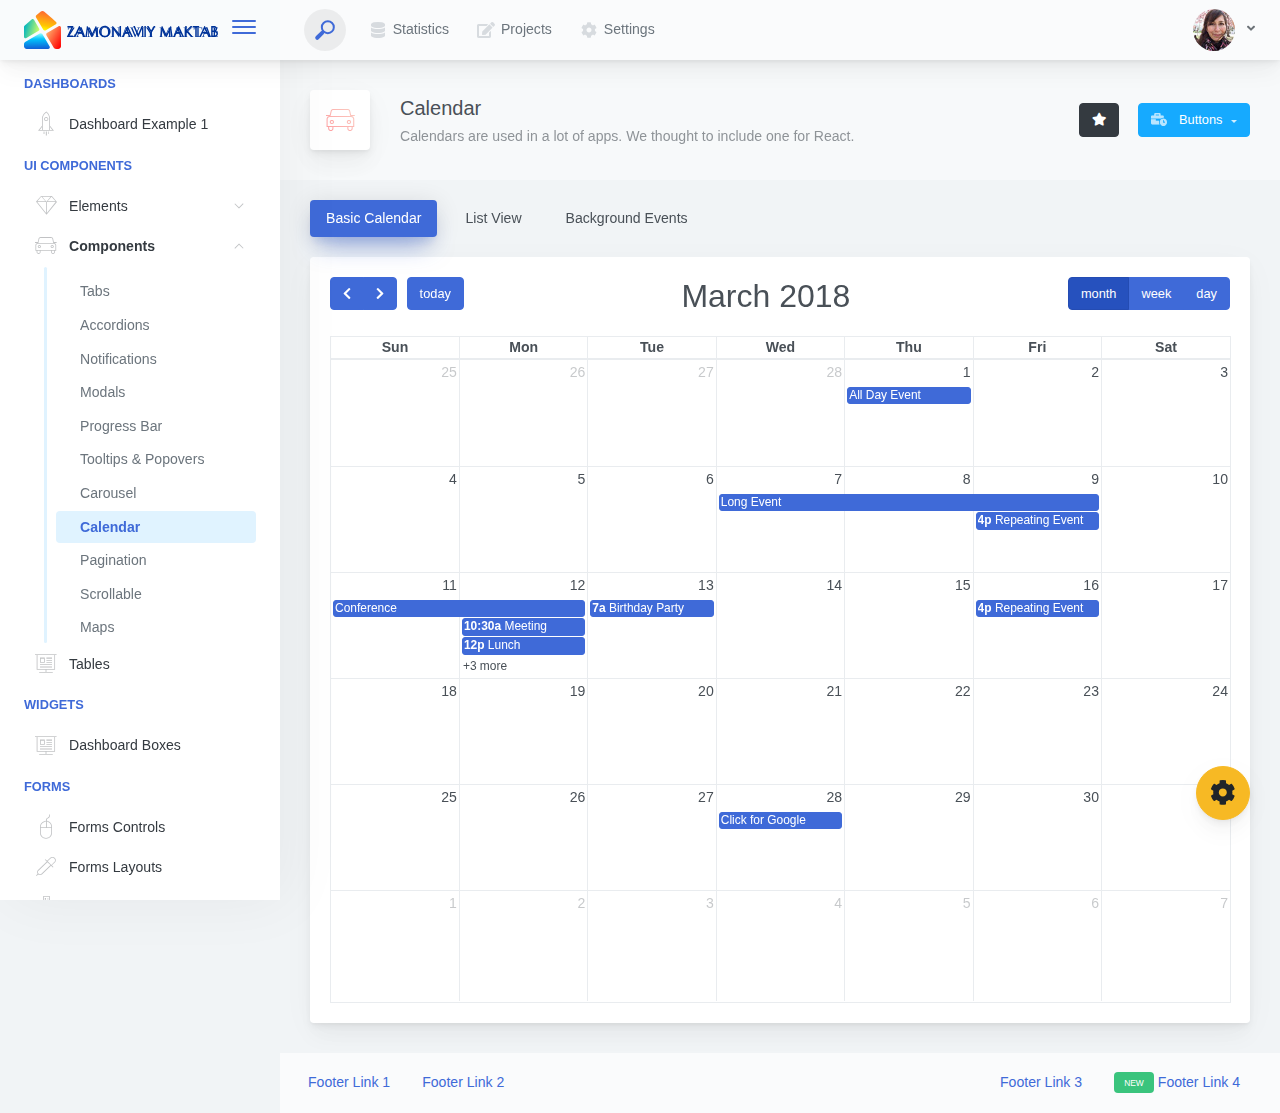
<file: ModernSchool/wwwroot/architectui-html-free/components-calendar.html>
<!doctype html>
<html lang="en">

<head>
    <meta charset="utf-8">
    <meta http-equiv="X-UA-Compatible" content="IE=edge">
    <meta http-equiv="Content-Language" content="en">
    <meta http-equiv="Content-Type" content="text/html; charset=utf-8"/>
    <title>Calendar - Calendars are used in a lot of apps. We thought to include one for React.</title>
    <meta name="viewport" content="width=device-width, initial-scale=1, maximum-scale=1, user-scalable=no, shrink-to-fit=no" />
    <meta name="description" content="Calendars are used in a lot of apps. We thought to include one for React.">
    <meta name="msapplication-tap-highlight" content="no">
    <!--
    =========================================================
    * ArchitectUI HTML Theme Dashboard - v1.0.0
    =========================================================
    * Product Page: https://dashboardpack.com
    * Copyright 2019 DashboardPack (https://dashboardpack.com)
    * Licensed under MIT (https://github.com/DashboardPack/architectui-html-theme-free/blob/master/LICENSE)
    =========================================================
    * The above copyright notice and this permission notice shall be included in all copies or substantial portions of the Software.
    -->
<link href="./main.css" rel="stylesheet"></head>
<body>
    <div class="app-container app-theme-white body-tabs-shadow fixed-sidebar fixed-header">
        <div class="app-header header-shadow">
            <div class="app-header__logo">
                <div class="logo-src"></div>
                <div class="header__pane ml-auto">
                    <div>
                        <button type="button" class="hamburger close-sidebar-btn hamburger--elastic" data-class="closed-sidebar">
                            <span class="hamburger-box">
                                <span class="hamburger-inner"></span>
                            </span>
                        </button>
                    </div>
                </div>
            </div>
            <div class="app-header__mobile-menu">
                <div>
                    <button type="button" class="hamburger hamburger--elastic mobile-toggle-nav">
                        <span class="hamburger-box">
                            <span class="hamburger-inner"></span>
                        </span>
                    </button>
                </div>
            </div>
            <div class="app-header__menu">
                <span>
                    <button type="button" class="btn-icon btn-icon-only btn btn-primary btn-sm mobile-toggle-header-nav">
                        <span class="btn-icon-wrapper">
                            <i class="fa fa-ellipsis-v fa-w-6"></i>
                        </span>
                    </button>
                </span>
            </div>    <div class="app-header__content">
                <div class="app-header-left">
                    <div class="search-wrapper">
                        <div class="input-holder">
                            <input type="text" class="search-input" placeholder="Type to search">
                            <button class="search-icon"><span></span></button>
                        </div>
                        <button class="close"></button>
                    </div>
                    <ul class="header-menu nav">
                        <li class="nav-item">
                            <a href="javascript:void(0);" class="nav-link">
                                <i class="nav-link-icon fa fa-database"> </i>
                                Statistics
                            </a>
                        </li>
                        <li class="btn-group nav-item">
                            <a href="javascript:void(0);" class="nav-link">
                                <i class="nav-link-icon fa fa-edit"></i>
                                Projects
                            </a>
                        </li>
                        <li class="dropdown nav-item">
                            <a href="javascript:void(0);" class="nav-link">
                                <i class="nav-link-icon fa fa-cog"></i>
                                Settings
                            </a>
                        </li>
                    </ul>        </div>
                <div class="app-header-right">
                    <div class="header-btn-lg pr-0">
                        <div class="widget-content p-0">
                            <div class="widget-content-wrapper">
                                <div class="widget-content-left">
                                    <div class="btn-group">
                                        <a data-toggle="dropdown" aria-haspopup="true" aria-expanded="false" class="p-0 btn">
                                            <img width="42" class="rounded-circle" src="assets/images/avatars/1.jpg" alt="">
                                            <i class="fa fa-angle-down ml-2 opacity-8"></i>
                                        </a>
                                        <div tabindex="-1" role="menu" aria-hidden="true" class="dropdown-menu dropdown-menu-right">
                                            <button type="button" tabindex="0" class="dropdown-item">User Account</button>
                                            <button type="button" tabindex="0" class="dropdown-item">Settings</button>
                                            <h6 tabindex="-1" class="dropdown-header">Header</h6>
                                            <button type="button" tabindex="0" class="dropdown-item">Actions</button>
                                            <div tabindex="-1" class="dropdown-divider"></div>
                                            <button type="button" tabindex="0" class="dropdown-item">Dividers</button>
                                        </div>
                                    </div>
                                </div>
                                <div class="widget-content-left  ml-3 header-user-info">
                                    <div class="widget-heading">
                                        Alina Mclourd
                                    </div>
                                    <div class="widget-subheading">
                                        VP People Manager
                                    </div>
                                </div>
                                <div class="widget-content-right header-user-info ml-3">
                                    <button type="button" class="btn-shadow p-1 btn btn-primary btn-sm show-toastr-example">
                                        <i class="fa text-white fa-calendar pr-1 pl-1"></i>
                                    </button>
                                </div>
                            </div>
                        </div>
                    </div>        </div>
            </div>
        </div>        <div class="ui-theme-settings">
            <button type="button" id="TooltipDemo" class="btn-open-options btn btn-warning">
                <i class="fa fa-cog fa-w-16 fa-spin fa-2x"></i>
            </button>
            <div class="theme-settings__inner">
                <div class="scrollbar-container">
                    <div class="theme-settings__options-wrapper">
                        <h3 class="themeoptions-heading">Layout Options
                        </h3>
                        <div class="p-3">
                            <ul class="list-group">
                                <li class="list-group-item">
                                    <div class="widget-content p-0">
                                        <div class="widget-content-wrapper">
                                            <div class="widget-content-left mr-3">
                                                <div class="switch has-switch switch-container-class" data-class="fixed-header">
                                                    <div class="switch-animate switch-on">
                                                        <input type="checkbox" checked data-toggle="toggle" data-onstyle="success">
                                                    </div>
                                                </div>
                                            </div>
                                            <div class="widget-content-left">
                                                <div class="widget-heading">Fixed Header
                                                </div>
                                                <div class="widget-subheading">Makes the header top fixed, always visible!
                                                </div>
                                            </div>
                                        </div>
                                    </div>
                                </li>
                                <li class="list-group-item">
                                    <div class="widget-content p-0">
                                        <div class="widget-content-wrapper">
                                            <div class="widget-content-left mr-3">
                                                <div class="switch has-switch switch-container-class" data-class="fixed-sidebar">
                                                    <div class="switch-animate switch-on">
                                                        <input type="checkbox" checked data-toggle="toggle" data-onstyle="success">
                                                    </div>
                                                </div>
                                            </div>
                                            <div class="widget-content-left">
                                                <div class="widget-heading">Fixed Sidebar
                                                </div>
                                                <div class="widget-subheading">Makes the sidebar left fixed, always visible!
                                                </div>
                                            </div>
                                        </div>
                                    </div>
                                </li>
                                <li class="list-group-item">
                                    <div class="widget-content p-0">
                                        <div class="widget-content-wrapper">
                                            <div class="widget-content-left mr-3">
                                                <div class="switch has-switch switch-container-class" data-class="fixed-footer">
                                                    <div class="switch-animate switch-off">
                                                        <input type="checkbox" data-toggle="toggle" data-onstyle="success">
                                                    </div>
                                                </div>
                                            </div>
                                            <div class="widget-content-left">
                                                <div class="widget-heading">Fixed Footer
                                                </div>
                                                <div class="widget-subheading">Makes the app footer bottom fixed, always visible!
                                                </div>
                                            </div>
                                        </div>
                                    </div>
                                </li>
                            </ul>
                        </div>
                        <h3 class="themeoptions-heading">
                            <div>
                                Header Options
                            </div>
                            <button type="button" class="btn-pill btn-shadow btn-wide ml-auto btn btn-focus btn-sm switch-header-cs-class" data-class="">
                                Restore Default
                            </button>
                        </h3>
                        <div class="p-3">
                            <ul class="list-group">
                                <li class="list-group-item">
                                    <h5 class="pb-2">Choose Color Scheme
                                    </h5>
                                    <div class="theme-settings-swatches">
                                        <div class="swatch-holder bg-primary switch-header-cs-class" data-class="bg-primary header-text-light">
                                        </div>
                                        <div class="swatch-holder bg-secondary switch-header-cs-class" data-class="bg-secondary header-text-light">
                                        </div>
                                        <div class="swatch-holder bg-success switch-header-cs-class" data-class="bg-success header-text-dark">
                                        </div>
                                        <div class="swatch-holder bg-info switch-header-cs-class" data-class="bg-info header-text-dark">
                                        </div>
                                        <div class="swatch-holder bg-warning switch-header-cs-class" data-class="bg-warning header-text-dark">
                                        </div>
                                        <div class="swatch-holder bg-danger switch-header-cs-class" data-class="bg-danger header-text-light">
                                        </div>
                                        <div class="swatch-holder bg-light switch-header-cs-class" data-class="bg-light header-text-dark">
                                        </div>
                                        <div class="swatch-holder bg-dark switch-header-cs-class" data-class="bg-dark header-text-light">
                                        </div>
                                        <div class="swatch-holder bg-focus switch-header-cs-class" data-class="bg-focus header-text-light">
                                        </div>
                                        <div class="swatch-holder bg-alternate switch-header-cs-class" data-class="bg-alternate header-text-light">
                                        </div>
                                        <div class="divider">
                                        </div>
                                        <div class="swatch-holder bg-vicious-stance switch-header-cs-class" data-class="bg-vicious-stance header-text-light">
                                        </div>
                                        <div class="swatch-holder bg-midnight-bloom switch-header-cs-class" data-class="bg-midnight-bloom header-text-light">
                                        </div>
                                        <div class="swatch-holder bg-night-sky switch-header-cs-class" data-class="bg-night-sky header-text-light">
                                        </div>
                                        <div class="swatch-holder bg-slick-carbon switch-header-cs-class" data-class="bg-slick-carbon header-text-light">
                                        </div>
                                        <div class="swatch-holder bg-asteroid switch-header-cs-class" data-class="bg-asteroid header-text-light">
                                        </div>
                                        <div class="swatch-holder bg-royal switch-header-cs-class" data-class="bg-royal header-text-light">
                                        </div>
                                        <div class="swatch-holder bg-warm-flame switch-header-cs-class" data-class="bg-warm-flame header-text-dark">
                                        </div>
                                        <div class="swatch-holder bg-night-fade switch-header-cs-class" data-class="bg-night-fade header-text-dark">
                                        </div>
                                        <div class="swatch-holder bg-sunny-morning switch-header-cs-class" data-class="bg-sunny-morning header-text-dark">
                                        </div>
                                        <div class="swatch-holder bg-tempting-azure switch-header-cs-class" data-class="bg-tempting-azure header-text-dark">
                                        </div>
                                        <div class="swatch-holder bg-amy-crisp switch-header-cs-class" data-class="bg-amy-crisp header-text-dark">
                                        </div>
                                        <div class="swatch-holder bg-heavy-rain switch-header-cs-class" data-class="bg-heavy-rain header-text-dark">
                                        </div>
                                        <div class="swatch-holder bg-mean-fruit switch-header-cs-class" data-class="bg-mean-fruit header-text-dark">
                                        </div>
                                        <div class="swatch-holder bg-malibu-beach switch-header-cs-class" data-class="bg-malibu-beach header-text-light">
                                        </div>
                                        <div class="swatch-holder bg-deep-blue switch-header-cs-class" data-class="bg-deep-blue header-text-dark">
                                        </div>
                                        <div class="swatch-holder bg-ripe-malin switch-header-cs-class" data-class="bg-ripe-malin header-text-light">
                                        </div>
                                        <div class="swatch-holder bg-arielle-smile switch-header-cs-class" data-class="bg-arielle-smile header-text-light">
                                        </div>
                                        <div class="swatch-holder bg-plum-plate switch-header-cs-class" data-class="bg-plum-plate header-text-light">
                                        </div>
                                        <div class="swatch-holder bg-happy-fisher switch-header-cs-class" data-class="bg-happy-fisher header-text-dark">
                                        </div>
                                        <div class="swatch-holder bg-happy-itmeo switch-header-cs-class" data-class="bg-happy-itmeo header-text-light">
                                        </div>
                                        <div class="swatch-holder bg-mixed-hopes switch-header-cs-class" data-class="bg-mixed-hopes header-text-light">
                                        </div>
                                        <div class="swatch-holder bg-strong-bliss switch-header-cs-class" data-class="bg-strong-bliss header-text-light">
                                        </div>
                                        <div class="swatch-holder bg-grow-early switch-header-cs-class" data-class="bg-grow-early header-text-light">
                                        </div>
                                        <div class="swatch-holder bg-love-kiss switch-header-cs-class" data-class="bg-love-kiss header-text-light">
                                        </div>
                                        <div class="swatch-holder bg-premium-dark switch-header-cs-class" data-class="bg-premium-dark header-text-light">
                                        </div>
                                        <div class="swatch-holder bg-happy-green switch-header-cs-class" data-class="bg-happy-green header-text-light">
                                        </div>
                                    </div>
                                </li>
                            </ul>
                        </div>
                        <h3 class="themeoptions-heading">
                            <div>Sidebar Options</div>
                            <button type="button" class="btn-pill btn-shadow btn-wide ml-auto btn btn-focus btn-sm switch-sidebar-cs-class" data-class="">
                                Restore Default
                            </button>
                        </h3>
                        <div class="p-3">
                            <ul class="list-group">
                                <li class="list-group-item">
                                    <h5 class="pb-2">Choose Color Scheme
                                    </h5>
                                    <div class="theme-settings-swatches">
                                        <div class="swatch-holder bg-primary switch-sidebar-cs-class" data-class="bg-primary sidebar-text-light">
                                        </div>
                                        <div class="swatch-holder bg-secondary switch-sidebar-cs-class" data-class="bg-secondary sidebar-text-light">
                                        </div>
                                        <div class="swatch-holder bg-success switch-sidebar-cs-class" data-class="bg-success sidebar-text-dark">
                                        </div>
                                        <div class="swatch-holder bg-info switch-sidebar-cs-class" data-class="bg-info sidebar-text-dark">
                                        </div>
                                        <div class="swatch-holder bg-warning switch-sidebar-cs-class" data-class="bg-warning sidebar-text-dark">
                                        </div>
                                        <div class="swatch-holder bg-danger switch-sidebar-cs-class" data-class="bg-danger sidebar-text-light">
                                        </div>
                                        <div class="swatch-holder bg-light switch-sidebar-cs-class" data-class="bg-light sidebar-text-dark">
                                        </div>
                                        <div class="swatch-holder bg-dark switch-sidebar-cs-class" data-class="bg-dark sidebar-text-light">
                                        </div>
                                        <div class="swatch-holder bg-focus switch-sidebar-cs-class" data-class="bg-focus sidebar-text-light">
                                        </div>
                                        <div class="swatch-holder bg-alternate switch-sidebar-cs-class" data-class="bg-alternate sidebar-text-light">
                                        </div>
                                        <div class="divider">
                                        </div>
                                        <div class="swatch-holder bg-vicious-stance switch-sidebar-cs-class" data-class="bg-vicious-stance sidebar-text-light">
                                        </div>
                                        <div class="swatch-holder bg-midnight-bloom switch-sidebar-cs-class" data-class="bg-midnight-bloom sidebar-text-light">
                                        </div>
                                        <div class="swatch-holder bg-night-sky switch-sidebar-cs-class" data-class="bg-night-sky sidebar-text-light">
                                        </div>
                                        <div class="swatch-holder bg-slick-carbon switch-sidebar-cs-class" data-class="bg-slick-carbon sidebar-text-light">
                                        </div>
                                        <div class="swatch-holder bg-asteroid switch-sidebar-cs-class" data-class="bg-asteroid sidebar-text-light">
                                        </div>
                                        <div class="swatch-holder bg-royal switch-sidebar-cs-class" data-class="bg-royal sidebar-text-light">
                                        </div>
                                        <div class="swatch-holder bg-warm-flame switch-sidebar-cs-class" data-class="bg-warm-flame sidebar-text-dark">
                                        </div>
                                        <div class="swatch-holder bg-night-fade switch-sidebar-cs-class" data-class="bg-night-fade sidebar-text-dark">
                                        </div>
                                        <div class="swatch-holder bg-sunny-morning switch-sidebar-cs-class" data-class="bg-sunny-morning sidebar-text-dark">
                                        </div>
                                        <div class="swatch-holder bg-tempting-azure switch-sidebar-cs-class" data-class="bg-tempting-azure sidebar-text-dark">
                                        </div>
                                        <div class="swatch-holder bg-amy-crisp switch-sidebar-cs-class" data-class="bg-amy-crisp sidebar-text-dark">
                                        </div>
                                        <div class="swatch-holder bg-heavy-rain switch-sidebar-cs-class" data-class="bg-heavy-rain sidebar-text-dark">
                                        </div>
                                        <div class="swatch-holder bg-mean-fruit switch-sidebar-cs-class" data-class="bg-mean-fruit sidebar-text-dark">
                                        </div>
                                        <div class="swatch-holder bg-malibu-beach switch-sidebar-cs-class" data-class="bg-malibu-beach sidebar-text-light">
                                        </div>
                                        <div class="swatch-holder bg-deep-blue switch-sidebar-cs-class" data-class="bg-deep-blue sidebar-text-dark">
                                        </div>
                                        <div class="swatch-holder bg-ripe-malin switch-sidebar-cs-class" data-class="bg-ripe-malin sidebar-text-light">
                                        </div>
                                        <div class="swatch-holder bg-arielle-smile switch-sidebar-cs-class" data-class="bg-arielle-smile sidebar-text-light">
                                        </div>
                                        <div class="swatch-holder bg-plum-plate switch-sidebar-cs-class" data-class="bg-plum-plate sidebar-text-light">
                                        </div>
                                        <div class="swatch-holder bg-happy-fisher switch-sidebar-cs-class" data-class="bg-happy-fisher sidebar-text-dark">
                                        </div>
                                        <div class="swatch-holder bg-happy-itmeo switch-sidebar-cs-class" data-class="bg-happy-itmeo sidebar-text-light">
                                        </div>
                                        <div class="swatch-holder bg-mixed-hopes switch-sidebar-cs-class" data-class="bg-mixed-hopes sidebar-text-light">
                                        </div>
                                        <div class="swatch-holder bg-strong-bliss switch-sidebar-cs-class" data-class="bg-strong-bliss sidebar-text-light">
                                        </div>
                                        <div class="swatch-holder bg-grow-early switch-sidebar-cs-class" data-class="bg-grow-early sidebar-text-light">
                                        </div>
                                        <div class="swatch-holder bg-love-kiss switch-sidebar-cs-class" data-class="bg-love-kiss sidebar-text-light">
                                        </div>
                                        <div class="swatch-holder bg-premium-dark switch-sidebar-cs-class" data-class="bg-premium-dark sidebar-text-light">
                                        </div>
                                        <div class="swatch-holder bg-happy-green switch-sidebar-cs-class" data-class="bg-happy-green sidebar-text-light">
                                        </div>
                                    </div>
                                </li>
                            </ul>
                        </div>
                        <h3 class="themeoptions-heading">
                            <div>Main Content Options</div>
                            <button type="button" class="btn-pill btn-shadow btn-wide ml-auto active btn btn-focus btn-sm">Restore Default
                            </button>
                        </h3>
                        <div class="p-3">
                            <ul class="list-group">
                                <li class="list-group-item">
                                    <h5 class="pb-2">Page Section Tabs
                                    </h5>
                                    <div class="theme-settings-swatches">
                                        <div role="group" class="mt-2 btn-group">
                                            <button type="button" class="btn-wide btn-shadow btn-primary btn btn-secondary switch-theme-class" data-class="body-tabs-line">
                                                Line
                                            </button>
                                            <button type="button" class="btn-wide btn-shadow btn-primary active btn btn-secondary switch-theme-class" data-class="body-tabs-shadow">
                                                Shadow
                                            </button>
                                        </div>
                                    </div>
                                </li>
                            </ul>
                        </div>
                    </div>
                </div>
            </div>
        </div>        <div class="app-main">
                <div class="app-sidebar sidebar-shadow">
                    <div class="app-header__logo">
                        <div class="logo-src"></div>
                        <div class="header__pane ml-auto">
                            <div>
                                <button type="button" class="hamburger close-sidebar-btn hamburger--elastic" data-class="closed-sidebar">
                                    <span class="hamburger-box">
                                        <span class="hamburger-inner"></span>
                                    </span>
                                </button>
                            </div>
                        </div>
                    </div>
                    <div class="app-header__mobile-menu">
                        <div>
                            <button type="button" class="hamburger hamburger--elastic mobile-toggle-nav">
                                <span class="hamburger-box">
                                    <span class="hamburger-inner"></span>
                                </span>
                            </button>
                        </div>
                    </div>
                    <div class="app-header__menu">
                        <span>
                            <button type="button" class="btn-icon btn-icon-only btn btn-primary btn-sm mobile-toggle-header-nav">
                                <span class="btn-icon-wrapper">
                                    <i class="fa fa-ellipsis-v fa-w-6"></i>
                                </span>
                            </button>
                        </span>
                    </div>    <div class="scrollbar-sidebar">
                        <div class="app-sidebar__inner">
                            <ul class="vertical-nav-menu">
                                <li class="app-sidebar__heading">Dashboards</li>
                                <li>
                                    <a href="index.html">
                                        <i class="metismenu-icon pe-7s-rocket"></i>
                                        Dashboard Example 1
                                    </a>
                                </li>
                                <li class="app-sidebar__heading">UI Components</li>
                                <li
                                    
                                    
                                    
                                    
                                    
                                    
                                    
                                    
                                >
                                    <a href="#">
                                        <i class="metismenu-icon pe-7s-diamond"></i>
                                        Elements
                                        <i class="metismenu-state-icon pe-7s-angle-down caret-left"></i>
                                    </a>
                                    <ul
                                        
                                        
                                        
                                        
                                        
                                        
                                        
                                        
                                    >
                                        <li>
                                            <a href="elements-buttons-standard.html">
                                                <i class="metismenu-icon"></i>
                                                Buttons
                                            </a>
                                        </li>
                                        <li>
                                            <a href="elements-dropdowns.html">
                                                <i class="metismenu-icon">
                                                </i>Dropdowns
                                            </a>
                                        </li>
                                        <li>
                                            <a href="elements-icons.html">
                                                <i class="metismenu-icon">
                                                </i>Icons
                                            </a>
                                        </li>
                                        <li>
                                            <a href="elements-badges-labels.html">
                                                <i class="metismenu-icon">
                                                </i>Badges
                                            </a>
                                        </li>
                                        <li>
                                            <a href="elements-cards.html">
                                                <i class="metismenu-icon">
                                                </i>Cards
                                            </a>
                                        </li>
                                        <li>
                                            <a href="elements-list-group.html">
                                                <i class="metismenu-icon">
                                                </i>List Groups
                                            </a>
                                        </li>
                                        <li>
                                            <a href="elements-navigation.html">
                                                <i class="metismenu-icon">
                                                </i>Navigation Menus
                                            </a>
                                        </li>
                                        <li>
                                            <a href="elements-utilities.html">
                                                <i class="metismenu-icon">
                                                </i>Utilities
                                            </a>
                                        </li>
                                    </ul>
                                </li>
                                <li
                                    
                                    
                                    
                                    
                                    
                                    
                                    
                                     class="mm-active"
                                    
                                    
                                    
                                >
                                    <a href="#">
                                        <i class="metismenu-icon pe-7s-car"></i>
                                        Components
                                        <i class="metismenu-state-icon pe-7s-angle-down caret-left"></i>
                                    </a>
                                    <ul
                                        
                                        
                                        
                                        
                                        
                                        
                                        
                                         class="mm-show"
                                        
                                        
                                        
                                    >
                                        <li>
                                            <a href="components-tabs.html">
                                                <i class="metismenu-icon">
                                                </i>Tabs
                                            </a>
                                        </li>
                                        <li>
                                            <a href="components-accordions.html">
                                                <i class="metismenu-icon">
                                                </i>Accordions
                                            </a>
                                        </li>
                                        <li>
                                            <a href="components-notifications.html">
                                                <i class="metismenu-icon">
                                                </i>Notifications
                                            </a>
                                        </li>
                                        <li>
                                            <a href="components-modals.html">
                                                <i class="metismenu-icon">
                                                </i>Modals
                                            </a>
                                        </li>
                                        <li>
                                            <a href="components-progress-bar.html">
                                                <i class="metismenu-icon">
                                                </i>Progress Bar
                                            </a>
                                        </li>
                                        <li>
                                            <a href="components-tooltips-popovers.html">
                                                <i class="metismenu-icon">
                                                </i>Tooltips &amp; Popovers
                                            </a>
                                        </li>
                                        <li>
                                            <a href="components-carousel.html">
                                                <i class="metismenu-icon">
                                                </i>Carousel
                                            </a>
                                        </li>
                                        <li>
                                            <a href="components-calendar.html" class="mm-active">
                                                <i class="metismenu-icon">
                                                </i>Calendar
                                            </a>
                                        </li>
                                        <li>
                                            <a href="components-pagination.html">
                                                <i class="metismenu-icon">
                                                </i>Pagination
                                            </a>
                                        </li>
                                        <li>
                                            <a href="components-scrollable-elements.html">
                                                <i class="metismenu-icon">
                                                </i>Scrollable
                                            </a>
                                        </li>
                                        <li>
                                            <a href="components-maps.html">
                                                <i class="metismenu-icon">
                                                </i>Maps
                                            </a>
                                        </li>
                                    </ul>
                                </li>
                                <li  >
                                    <a href="tables-regular.html">
                                        <i class="metismenu-icon pe-7s-display2"></i>
                                        Tables
                                    </a>
                                </li>
                                <li class="app-sidebar__heading">Widgets</li>
                                <li>
                                    <a href="dashboard-boxes.html">
                                        <i class="metismenu-icon pe-7s-display2"></i>
                                        Dashboard Boxes
                                    </a>
                                </li>
                                <li class="app-sidebar__heading">Forms</li>
                                <li>
                                    <a href="forms-controls.html">
                                        <i class="metismenu-icon pe-7s-mouse">
                                        </i>Forms Controls
                                    </a>
                                </li>
                                <li>
                                    <a href="forms-layouts.html">
                                        <i class="metismenu-icon pe-7s-eyedropper">
                                        </i>Forms Layouts
                                    </a>
                                </li>
                                <li>
                                    <a href="forms-validation.html">
                                        <i class="metismenu-icon pe-7s-pendrive">
                                        </i>Forms Validation
                                    </a>
                                </li>
                                <li class="app-sidebar__heading">Charts</li>
                                <li>
                                    <a href="charts-chartjs.html">
                                        <i class="metismenu-icon pe-7s-graph2">
                                        </i>ChartJS
                                    </a>
                                </li>
                                <li class="app-sidebar__heading">PRO Version</li>
                                <li>
                                    <a href="https://dashboardpack.com/theme-details/architectui-dashboard-html-pro/" target="_blank">
                                        <i class="metismenu-icon pe-7s-graph2">
                                        </i>
                                        Upgrade to PRO
                                    </a>
                                </li>
                            </ul>
                        </div>
                    </div>
                </div>    <div class="app-main__outer">
                    <div class="app-main__inner">
                        <div class="app-page-title">
                            <div class="page-title-wrapper">
                                <div class="page-title-heading">
                                    <div class="page-title-icon">
                                        <i class="pe-7s-car icon-gradient bg-warm-flame">
                                        </i>
                                    </div>
                                    <div>Calendar
                                        <div class="page-title-subheading">Calendars are used in a lot of apps. We thought to include one for React.
                                        </div>
                                    </div>
                                </div>
                                <div class="page-title-actions">
                                    <button type="button" data-toggle="tooltip" title="Example Tooltip" data-placement="bottom" class="btn-shadow mr-3 btn btn-dark">
                                        <i class="fa fa-star"></i>
                                    </button>
                                    <div class="d-inline-block dropdown">
                                        <button type="button" data-toggle="dropdown" aria-haspopup="true" aria-expanded="false" class="btn-shadow dropdown-toggle btn btn-info">
                                            <span class="btn-icon-wrapper pr-2 opacity-7">
                                                <i class="fa fa-business-time fa-w-20"></i>
                                            </span>
                                            Buttons
                                        </button>
                                        <div tabindex="-1" role="menu" aria-hidden="true" class="dropdown-menu dropdown-menu-right">
                                            <ul class="nav flex-column">
                                                <li class="nav-item">
                                                    <a href="javascript:void(0);" class="nav-link">
                                                        <i class="nav-link-icon lnr-inbox"></i>
                                                        <span>
                                                            Inbox
                                                        </span>
                                                        <div class="ml-auto badge badge-pill badge-secondary">86</div>
                                                    </a>
                                                </li>
                                                <li class="nav-item">
                                                    <a href="javascript:void(0);" class="nav-link">
                                                        <i class="nav-link-icon lnr-book"></i>
                                                        <span>
                                                            Book
                                                        </span>
                                                        <div class="ml-auto badge badge-pill badge-danger">5</div>
                                                    </a>
                                                </li>
                                                <li class="nav-item">
                                                    <a href="javascript:void(0);" class="nav-link">
                                                        <i class="nav-link-icon lnr-picture"></i>
                                                        <span>
                                                            Picture
                                                        </span>
                                                    </a>
                                                </li>
                                                <li class="nav-item">
                                                    <a disabled href="javascript:void(0);" class="nav-link disabled">
                                                        <i class="nav-link-icon lnr-file-empty"></i>
                                                        <span>
                                                            File Disabled
                                                        </span>
                                                    </a>
                                                </li>
                                            </ul>
                                        </div>
                                    </div>
                                </div>    </div>
                        </div>            <ul class="body-tabs body-tabs-layout tabs-animated body-tabs-animated nav">
                            <li class="nav-item">
                                <a role="tab" class="nav-link active" id="tab-0" data-toggle="tab" href="#tab-content-0">
                                    <span>Basic Calendar</span>
                                </a>
                            </li>
                            <li class="nav-item">
                                <a role="tab" class="nav-link" id="tab-1" data-toggle="tab" href="#tab-content-1">
                                    <span>List View</span>
                                </a>
                            </li>
                            <li class="nav-item">
                                <a role="tab" class="nav-link" id="tab-2" data-toggle="tab" href="#tab-content-2">
                                    <span>Background Events</span>
                                </a>
                            </li>
                        </ul>
                        <div class="tab-content">
                            <div class="tab-pane tabs-animation fade show active" id="tab-content-0" role="tabpanel">
                                <div class="main-card mb-3 card">
                                    <div class="card-body">
                                        <div id='calendar'></div>
                                    </div>
                                </div>
                            </div>
                            <div class="tab-pane tabs-animation fade" id="tab-content-1" role="tabpanel">
                                <div class="main-card mb-3 card">
                                    <div class="card-body">
                                        <div id='calendar-list'></div>
                                    </div>
                                </div>
                            </div>
                            <div class="tab-pane tabs-animation fade" id="tab-content-2" role="tabpanel">
                                <div class="main-card mb-3 card">
                                    <div class="card-body">
                                        <div id="calendar-bg-events"></div>
                                    </div>
                                </div>
                            </div>
                        </div>
                    </div>
                    <div class="app-wrapper-footer">
                        <div class="app-footer">
                            <div class="app-footer__inner">
                                <div class="app-footer-left">
                                    <ul class="nav">
                                        <li class="nav-item">
                                            <a href="javascript:void(0);" class="nav-link">
                                                Footer Link 1
                                            </a>
                                        </li>
                                        <li class="nav-item">
                                            <a href="javascript:void(0);" class="nav-link">
                                                Footer Link 2
                                            </a>
                                        </li>
                                    </ul>
                                </div>
                                <div class="app-footer-right">
                                    <ul class="nav">
                                        <li class="nav-item">
                                            <a href="javascript:void(0);" class="nav-link">
                                                Footer Link 3
                                            </a>
                                        </li>
                                        <li class="nav-item">
                                            <a href="javascript:void(0);" class="nav-link">
                                                <div class="badge badge-success mr-1 ml-0">
                                                    <small>NEW</small>
                                                </div>
                                                Footer Link 4
                                            </a>
                                        </li>
                                    </ul>
                                </div>
                            </div>
                        </div>
                    </div>    </div>
        </div>
    </div>
<script type="text/javascript" src="./assets/scripts/main.js"></script></body>
</html>
</file>
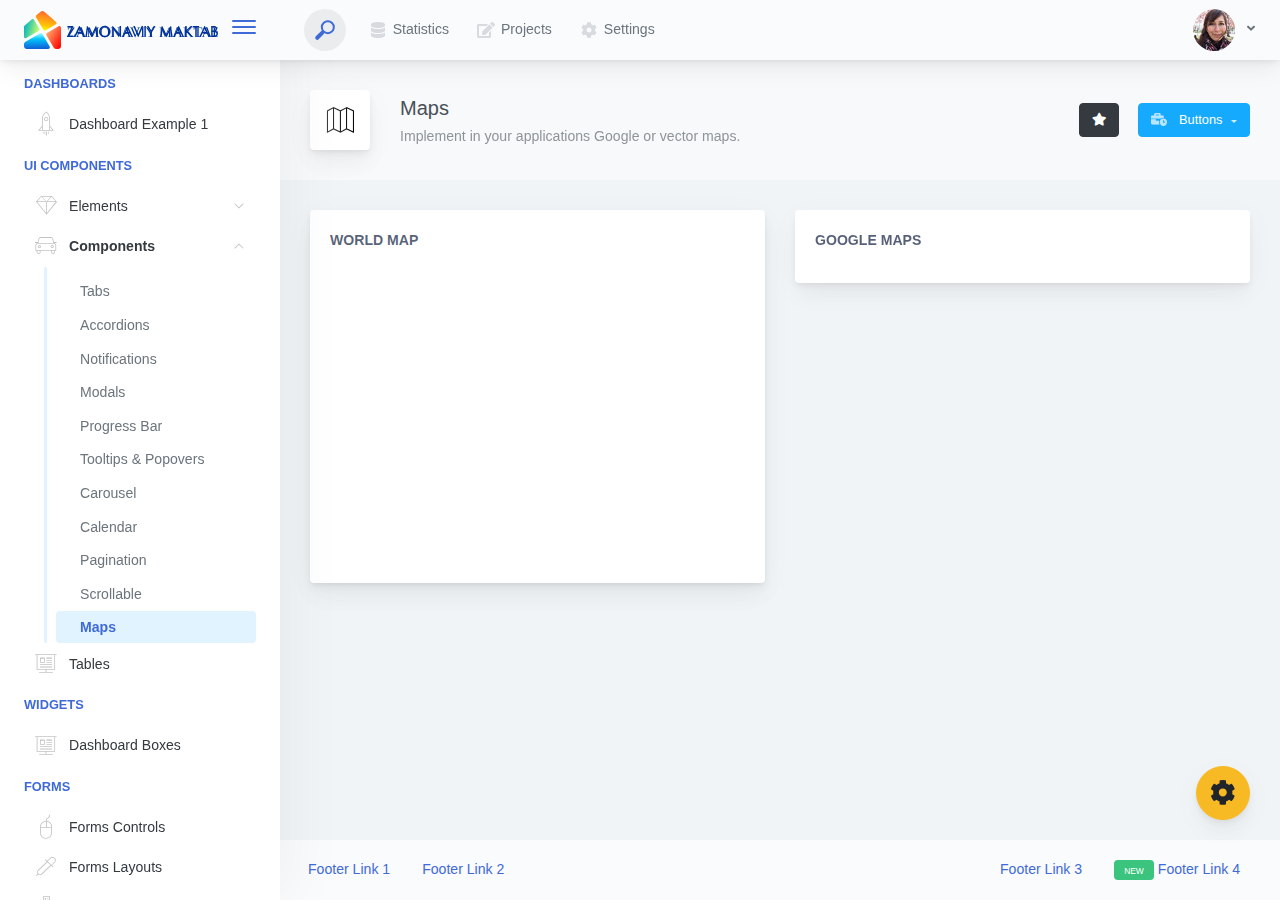
<file: ModernSchool/wwwroot/architectui-html-free/components-maps.html>
<!doctype html>
<html lang="en">

<head>
    <meta charset="utf-8">
    <meta http-equiv="X-UA-Compatible" content="IE=edge">
    <meta http-equiv="Content-Language" content="en">
    <meta http-equiv="Content-Type" content="text/html; charset=utf-8"/>
    <title>Maps - Implement in your applications Google or vector maps.</title>
    <meta name="viewport" content="width=device-width, initial-scale=1, maximum-scale=1, user-scalable=no, shrink-to-fit=no" />
    <meta name="description" content="Implement in your applications Google or vector maps.">
    <meta name="msapplication-tap-highlight" content="no">
    <!--
    =========================================================
    * ArchitectUI HTML Theme Dashboard - v1.0.0
    =========================================================
    * Product Page: https://dashboardpack.com
    * Copyright 2019 DashboardPack (https://dashboardpack.com)
    * Licensed under MIT (https://github.com/DashboardPack/architectui-html-theme-free/blob/master/LICENSE)
    =========================================================
    * The above copyright notice and this permission notice shall be included in all copies or substantial portions of the Software.
    -->
<link href="./main.css" rel="stylesheet"></head>
<body>
    <div class="app-container app-theme-white body-tabs-shadow fixed-sidebar fixed-header">
        <div class="app-header header-shadow">
            <div class="app-header__logo">
                <div class="logo-src"></div>
                <div class="header__pane ml-auto">
                    <div>
                        <button type="button" class="hamburger close-sidebar-btn hamburger--elastic" data-class="closed-sidebar">
                            <span class="hamburger-box">
                                <span class="hamburger-inner"></span>
                            </span>
                        </button>
                    </div>
                </div>
            </div>
            <div class="app-header__mobile-menu">
                <div>
                    <button type="button" class="hamburger hamburger--elastic mobile-toggle-nav">
                        <span class="hamburger-box">
                            <span class="hamburger-inner"></span>
                        </span>
                    </button>
                </div>
            </div>
            <div class="app-header__menu">
                <span>
                    <button type="button" class="btn-icon btn-icon-only btn btn-primary btn-sm mobile-toggle-header-nav">
                        <span class="btn-icon-wrapper">
                            <i class="fa fa-ellipsis-v fa-w-6"></i>
                        </span>
                    </button>
                </span>
            </div>    <div class="app-header__content">
                <div class="app-header-left">
                    <div class="search-wrapper">
                        <div class="input-holder">
                            <input type="text" class="search-input" placeholder="Type to search">
                            <button class="search-icon"><span></span></button>
                        </div>
                        <button class="close"></button>
                    </div>
                    <ul class="header-menu nav">
                        <li class="nav-item">
                            <a href="javascript:void(0);" class="nav-link">
                                <i class="nav-link-icon fa fa-database"> </i>
                                Statistics
                            </a>
                        </li>
                        <li class="btn-group nav-item">
                            <a href="javascript:void(0);" class="nav-link">
                                <i class="nav-link-icon fa fa-edit"></i>
                                Projects
                            </a>
                        </li>
                        <li class="dropdown nav-item">
                            <a href="javascript:void(0);" class="nav-link">
                                <i class="nav-link-icon fa fa-cog"></i>
                                Settings
                            </a>
                        </li>
                    </ul>        </div>
                <div class="app-header-right">
                    <div class="header-btn-lg pr-0">
                        <div class="widget-content p-0">
                            <div class="widget-content-wrapper">
                                <div class="widget-content-left">
                                    <div class="btn-group">
                                        <a data-toggle="dropdown" aria-haspopup="true" aria-expanded="false" class="p-0 btn">
                                            <img width="42" class="rounded-circle" src="assets/images/avatars/1.jpg" alt="">
                                            <i class="fa fa-angle-down ml-2 opacity-8"></i>
                                        </a>
                                        <div tabindex="-1" role="menu" aria-hidden="true" class="dropdown-menu dropdown-menu-right">
                                            <button type="button" tabindex="0" class="dropdown-item">User Account</button>
                                            <button type="button" tabindex="0" class="dropdown-item">Settings</button>
                                            <h6 tabindex="-1" class="dropdown-header">Header</h6>
                                            <button type="button" tabindex="0" class="dropdown-item">Actions</button>
                                            <div tabindex="-1" class="dropdown-divider"></div>
                                            <button type="button" tabindex="0" class="dropdown-item">Dividers</button>
                                        </div>
                                    </div>
                                </div>
                                <div class="widget-content-left  ml-3 header-user-info">
                                    <div class="widget-heading">
                                        Alina Mclourd
                                    </div>
                                    <div class="widget-subheading">
                                        VP People Manager
                                    </div>
                                </div>
                                <div class="widget-content-right header-user-info ml-3">
                                    <button type="button" class="btn-shadow p-1 btn btn-primary btn-sm show-toastr-example">
                                        <i class="fa text-white fa-calendar pr-1 pl-1"></i>
                                    </button>
                                </div>
                            </div>
                        </div>
                    </div>        </div>
            </div>
        </div>        <div class="ui-theme-settings">
            <button type="button" id="TooltipDemo" class="btn-open-options btn btn-warning">
                <i class="fa fa-cog fa-w-16 fa-spin fa-2x"></i>
            </button>
            <div class="theme-settings__inner">
                <div class="scrollbar-container">
                    <div class="theme-settings__options-wrapper">
                        <h3 class="themeoptions-heading">Layout Options
                        </h3>
                        <div class="p-3">
                            <ul class="list-group">
                                <li class="list-group-item">
                                    <div class="widget-content p-0">
                                        <div class="widget-content-wrapper">
                                            <div class="widget-content-left mr-3">
                                                <div class="switch has-switch switch-container-class" data-class="fixed-header">
                                                    <div class="switch-animate switch-on">
                                                        <input type="checkbox" checked data-toggle="toggle" data-onstyle="success">
                                                    </div>
                                                </div>
                                            </div>
                                            <div class="widget-content-left">
                                                <div class="widget-heading">Fixed Header
                                                </div>
                                                <div class="widget-subheading">Makes the header top fixed, always visible!
                                                </div>
                                            </div>
                                        </div>
                                    </div>
                                </li>
                                <li class="list-group-item">
                                    <div class="widget-content p-0">
                                        <div class="widget-content-wrapper">
                                            <div class="widget-content-left mr-3">
                                                <div class="switch has-switch switch-container-class" data-class="fixed-sidebar">
                                                    <div class="switch-animate switch-on">
                                                        <input type="checkbox" checked data-toggle="toggle" data-onstyle="success">
                                                    </div>
                                                </div>
                                            </div>
                                            <div class="widget-content-left">
                                                <div class="widget-heading">Fixed Sidebar
                                                </div>
                                                <div class="widget-subheading">Makes the sidebar left fixed, always visible!
                                                </div>
                                            </div>
                                        </div>
                                    </div>
                                </li>
                                <li class="list-group-item">
                                    <div class="widget-content p-0">
                                        <div class="widget-content-wrapper">
                                            <div class="widget-content-left mr-3">
                                                <div class="switch has-switch switch-container-class" data-class="fixed-footer">
                                                    <div class="switch-animate switch-off">
                                                        <input type="checkbox" data-toggle="toggle" data-onstyle="success">
                                                    </div>
                                                </div>
                                            </div>
                                            <div class="widget-content-left">
                                                <div class="widget-heading">Fixed Footer
                                                </div>
                                                <div class="widget-subheading">Makes the app footer bottom fixed, always visible!
                                                </div>
                                            </div>
                                        </div>
                                    </div>
                                </li>
                            </ul>
                        </div>
                        <h3 class="themeoptions-heading">
                            <div>
                                Header Options
                            </div>
                            <button type="button" class="btn-pill btn-shadow btn-wide ml-auto btn btn-focus btn-sm switch-header-cs-class" data-class="">
                                Restore Default
                            </button>
                        </h3>
                        <div class="p-3">
                            <ul class="list-group">
                                <li class="list-group-item">
                                    <h5 class="pb-2">Choose Color Scheme
                                    </h5>
                                    <div class="theme-settings-swatches">
                                        <div class="swatch-holder bg-primary switch-header-cs-class" data-class="bg-primary header-text-light">
                                        </div>
                                        <div class="swatch-holder bg-secondary switch-header-cs-class" data-class="bg-secondary header-text-light">
                                        </div>
                                        <div class="swatch-holder bg-success switch-header-cs-class" data-class="bg-success header-text-dark">
                                        </div>
                                        <div class="swatch-holder bg-info switch-header-cs-class" data-class="bg-info header-text-dark">
                                        </div>
                                        <div class="swatch-holder bg-warning switch-header-cs-class" data-class="bg-warning header-text-dark">
                                        </div>
                                        <div class="swatch-holder bg-danger switch-header-cs-class" data-class="bg-danger header-text-light">
                                        </div>
                                        <div class="swatch-holder bg-light switch-header-cs-class" data-class="bg-light header-text-dark">
                                        </div>
                                        <div class="swatch-holder bg-dark switch-header-cs-class" data-class="bg-dark header-text-light">
                                        </div>
                                        <div class="swatch-holder bg-focus switch-header-cs-class" data-class="bg-focus header-text-light">
                                        </div>
                                        <div class="swatch-holder bg-alternate switch-header-cs-class" data-class="bg-alternate header-text-light">
                                        </div>
                                        <div class="divider">
                                        </div>
                                        <div class="swatch-holder bg-vicious-stance switch-header-cs-class" data-class="bg-vicious-stance header-text-light">
                                        </div>
                                        <div class="swatch-holder bg-midnight-bloom switch-header-cs-class" data-class="bg-midnight-bloom header-text-light">
                                        </div>
                                        <div class="swatch-holder bg-night-sky switch-header-cs-class" data-class="bg-night-sky header-text-light">
                                        </div>
                                        <div class="swatch-holder bg-slick-carbon switch-header-cs-class" data-class="bg-slick-carbon header-text-light">
                                        </div>
                                        <div class="swatch-holder bg-asteroid switch-header-cs-class" data-class="bg-asteroid header-text-light">
                                        </div>
                                        <div class="swatch-holder bg-royal switch-header-cs-class" data-class="bg-royal header-text-light">
                                        </div>
                                        <div class="swatch-holder bg-warm-flame switch-header-cs-class" data-class="bg-warm-flame header-text-dark">
                                        </div>
                                        <div class="swatch-holder bg-night-fade switch-header-cs-class" data-class="bg-night-fade header-text-dark">
                                        </div>
                                        <div class="swatch-holder bg-sunny-morning switch-header-cs-class" data-class="bg-sunny-morning header-text-dark">
                                        </div>
                                        <div class="swatch-holder bg-tempting-azure switch-header-cs-class" data-class="bg-tempting-azure header-text-dark">
                                        </div>
                                        <div class="swatch-holder bg-amy-crisp switch-header-cs-class" data-class="bg-amy-crisp header-text-dark">
                                        </div>
                                        <div class="swatch-holder bg-heavy-rain switch-header-cs-class" data-class="bg-heavy-rain header-text-dark">
                                        </div>
                                        <div class="swatch-holder bg-mean-fruit switch-header-cs-class" data-class="bg-mean-fruit header-text-dark">
                                        </div>
                                        <div class="swatch-holder bg-malibu-beach switch-header-cs-class" data-class="bg-malibu-beach header-text-light">
                                        </div>
                                        <div class="swatch-holder bg-deep-blue switch-header-cs-class" data-class="bg-deep-blue header-text-dark">
                                        </div>
                                        <div class="swatch-holder bg-ripe-malin switch-header-cs-class" data-class="bg-ripe-malin header-text-light">
                                        </div>
                                        <div class="swatch-holder bg-arielle-smile switch-header-cs-class" data-class="bg-arielle-smile header-text-light">
                                        </div>
                                        <div class="swatch-holder bg-plum-plate switch-header-cs-class" data-class="bg-plum-plate header-text-light">
                                        </div>
                                        <div class="swatch-holder bg-happy-fisher switch-header-cs-class" data-class="bg-happy-fisher header-text-dark">
                                        </div>
                                        <div class="swatch-holder bg-happy-itmeo switch-header-cs-class" data-class="bg-happy-itmeo header-text-light">
                                        </div>
                                        <div class="swatch-holder bg-mixed-hopes switch-header-cs-class" data-class="bg-mixed-hopes header-text-light">
                                        </div>
                                        <div class="swatch-holder bg-strong-bliss switch-header-cs-class" data-class="bg-strong-bliss header-text-light">
                                        </div>
                                        <div class="swatch-holder bg-grow-early switch-header-cs-class" data-class="bg-grow-early header-text-light">
                                        </div>
                                        <div class="swatch-holder bg-love-kiss switch-header-cs-class" data-class="bg-love-kiss header-text-light">
                                        </div>
                                        <div class="swatch-holder bg-premium-dark switch-header-cs-class" data-class="bg-premium-dark header-text-light">
                                        </div>
                                        <div class="swatch-holder bg-happy-green switch-header-cs-class" data-class="bg-happy-green header-text-light">
                                        </div>
                                    </div>
                                </li>
                            </ul>
                        </div>
                        <h3 class="themeoptions-heading">
                            <div>Sidebar Options</div>
                            <button type="button" class="btn-pill btn-shadow btn-wide ml-auto btn btn-focus btn-sm switch-sidebar-cs-class" data-class="">
                                Restore Default
                            </button>
                        </h3>
                        <div class="p-3">
                            <ul class="list-group">
                                <li class="list-group-item">
                                    <h5 class="pb-2">Choose Color Scheme
                                    </h5>
                                    <div class="theme-settings-swatches">
                                        <div class="swatch-holder bg-primary switch-sidebar-cs-class" data-class="bg-primary sidebar-text-light">
                                        </div>
                                        <div class="swatch-holder bg-secondary switch-sidebar-cs-class" data-class="bg-secondary sidebar-text-light">
                                        </div>
                                        <div class="swatch-holder bg-success switch-sidebar-cs-class" data-class="bg-success sidebar-text-dark">
                                        </div>
                                        <div class="swatch-holder bg-info switch-sidebar-cs-class" data-class="bg-info sidebar-text-dark">
                                        </div>
                                        <div class="swatch-holder bg-warning switch-sidebar-cs-class" data-class="bg-warning sidebar-text-dark">
                                        </div>
                                        <div class="swatch-holder bg-danger switch-sidebar-cs-class" data-class="bg-danger sidebar-text-light">
                                        </div>
                                        <div class="swatch-holder bg-light switch-sidebar-cs-class" data-class="bg-light sidebar-text-dark">
                                        </div>
                                        <div class="swatch-holder bg-dark switch-sidebar-cs-class" data-class="bg-dark sidebar-text-light">
                                        </div>
                                        <div class="swatch-holder bg-focus switch-sidebar-cs-class" data-class="bg-focus sidebar-text-light">
                                        </div>
                                        <div class="swatch-holder bg-alternate switch-sidebar-cs-class" data-class="bg-alternate sidebar-text-light">
                                        </div>
                                        <div class="divider">
                                        </div>
                                        <div class="swatch-holder bg-vicious-stance switch-sidebar-cs-class" data-class="bg-vicious-stance sidebar-text-light">
                                        </div>
                                        <div class="swatch-holder bg-midnight-bloom switch-sidebar-cs-class" data-class="bg-midnight-bloom sidebar-text-light">
                                        </div>
                                        <div class="swatch-holder bg-night-sky switch-sidebar-cs-class" data-class="bg-night-sky sidebar-text-light">
                                        </div>
                                        <div class="swatch-holder bg-slick-carbon switch-sidebar-cs-class" data-class="bg-slick-carbon sidebar-text-light">
                                        </div>
                                        <div class="swatch-holder bg-asteroid switch-sidebar-cs-class" data-class="bg-asteroid sidebar-text-light">
                                        </div>
                                        <div class="swatch-holder bg-royal switch-sidebar-cs-class" data-class="bg-royal sidebar-text-light">
                                        </div>
                                        <div class="swatch-holder bg-warm-flame switch-sidebar-cs-class" data-class="bg-warm-flame sidebar-text-dark">
                                        </div>
                                        <div class="swatch-holder bg-night-fade switch-sidebar-cs-class" data-class="bg-night-fade sidebar-text-dark">
                                        </div>
                                        <div class="swatch-holder bg-sunny-morning switch-sidebar-cs-class" data-class="bg-sunny-morning sidebar-text-dark">
                                        </div>
                                        <div class="swatch-holder bg-tempting-azure switch-sidebar-cs-class" data-class="bg-tempting-azure sidebar-text-dark">
                                        </div>
                                        <div class="swatch-holder bg-amy-crisp switch-sidebar-cs-class" data-class="bg-amy-crisp sidebar-text-dark">
                                        </div>
                                        <div class="swatch-holder bg-heavy-rain switch-sidebar-cs-class" data-class="bg-heavy-rain sidebar-text-dark">
                                        </div>
                                        <div class="swatch-holder bg-mean-fruit switch-sidebar-cs-class" data-class="bg-mean-fruit sidebar-text-dark">
                                        </div>
                                        <div class="swatch-holder bg-malibu-beach switch-sidebar-cs-class" data-class="bg-malibu-beach sidebar-text-light">
                                        </div>
                                        <div class="swatch-holder bg-deep-blue switch-sidebar-cs-class" data-class="bg-deep-blue sidebar-text-dark">
                                        </div>
                                        <div class="swatch-holder bg-ripe-malin switch-sidebar-cs-class" data-class="bg-ripe-malin sidebar-text-light">
                                        </div>
                                        <div class="swatch-holder bg-arielle-smile switch-sidebar-cs-class" data-class="bg-arielle-smile sidebar-text-light">
                                        </div>
                                        <div class="swatch-holder bg-plum-plate switch-sidebar-cs-class" data-class="bg-plum-plate sidebar-text-light">
                                        </div>
                                        <div class="swatch-holder bg-happy-fisher switch-sidebar-cs-class" data-class="bg-happy-fisher sidebar-text-dark">
                                        </div>
                                        <div class="swatch-holder bg-happy-itmeo switch-sidebar-cs-class" data-class="bg-happy-itmeo sidebar-text-light">
                                        </div>
                                        <div class="swatch-holder bg-mixed-hopes switch-sidebar-cs-class" data-class="bg-mixed-hopes sidebar-text-light">
                                        </div>
                                        <div class="swatch-holder bg-strong-bliss switch-sidebar-cs-class" data-class="bg-strong-bliss sidebar-text-light">
                                        </div>
                                        <div class="swatch-holder bg-grow-early switch-sidebar-cs-class" data-class="bg-grow-early sidebar-text-light">
                                        </div>
                                        <div class="swatch-holder bg-love-kiss switch-sidebar-cs-class" data-class="bg-love-kiss sidebar-text-light">
                                        </div>
                                        <div class="swatch-holder bg-premium-dark switch-sidebar-cs-class" data-class="bg-premium-dark sidebar-text-light">
                                        </div>
                                        <div class="swatch-holder bg-happy-green switch-sidebar-cs-class" data-class="bg-happy-green sidebar-text-light">
                                        </div>
                                    </div>
                                </li>
                            </ul>
                        </div>
                        <h3 class="themeoptions-heading">
                            <div>Main Content Options</div>
                            <button type="button" class="btn-pill btn-shadow btn-wide ml-auto active btn btn-focus btn-sm">Restore Default
                            </button>
                        </h3>
                        <div class="p-3">
                            <ul class="list-group">
                                <li class="list-group-item">
                                    <h5 class="pb-2">Page Section Tabs
                                    </h5>
                                    <div class="theme-settings-swatches">
                                        <div role="group" class="mt-2 btn-group">
                                            <button type="button" class="btn-wide btn-shadow btn-primary btn btn-secondary switch-theme-class" data-class="body-tabs-line">
                                                Line
                                            </button>
                                            <button type="button" class="btn-wide btn-shadow btn-primary active btn btn-secondary switch-theme-class" data-class="body-tabs-shadow">
                                                Shadow
                                            </button>
                                        </div>
                                    </div>
                                </li>
                            </ul>
                        </div>
                    </div>
                </div>
            </div>
        </div>        <div class="app-main">
                <div class="app-sidebar sidebar-shadow">
                    <div class="app-header__logo">
                        <div class="logo-src"></div>
                        <div class="header__pane ml-auto">
                            <div>
                                <button type="button" class="hamburger close-sidebar-btn hamburger--elastic" data-class="closed-sidebar">
                                    <span class="hamburger-box">
                                        <span class="hamburger-inner"></span>
                                    </span>
                                </button>
                            </div>
                        </div>
                    </div>
                    <div class="app-header__mobile-menu">
                        <div>
                            <button type="button" class="hamburger hamburger--elastic mobile-toggle-nav">
                                <span class="hamburger-box">
                                    <span class="hamburger-inner"></span>
                                </span>
                            </button>
                        </div>
                    </div>
                    <div class="app-header__menu">
                        <span>
                            <button type="button" class="btn-icon btn-icon-only btn btn-primary btn-sm mobile-toggle-header-nav">
                                <span class="btn-icon-wrapper">
                                    <i class="fa fa-ellipsis-v fa-w-6"></i>
                                </span>
                            </button>
                        </span>
                    </div>    <div class="scrollbar-sidebar">
                        <div class="app-sidebar__inner">
                            <ul class="vertical-nav-menu">
                                <li class="app-sidebar__heading">Dashboards</li>
                                <li>
                                    <a href="index.html">
                                        <i class="metismenu-icon pe-7s-rocket"></i>
                                        Dashboard Example 1
                                    </a>
                                </li>
                                <li class="app-sidebar__heading">UI Components</li>
                                <li
                                    
                                    
                                    
                                    
                                    
                                    
                                    
                                    
                                >
                                    <a href="#">
                                        <i class="metismenu-icon pe-7s-diamond"></i>
                                        Elements
                                        <i class="metismenu-state-icon pe-7s-angle-down caret-left"></i>
                                    </a>
                                    <ul
                                        
                                        
                                        
                                        
                                        
                                        
                                        
                                        
                                    >
                                        <li>
                                            <a href="elements-buttons-standard.html">
                                                <i class="metismenu-icon"></i>
                                                Buttons
                                            </a>
                                        </li>
                                        <li>
                                            <a href="elements-dropdowns.html">
                                                <i class="metismenu-icon">
                                                </i>Dropdowns
                                            </a>
                                        </li>
                                        <li>
                                            <a href="elements-icons.html">
                                                <i class="metismenu-icon">
                                                </i>Icons
                                            </a>
                                        </li>
                                        <li>
                                            <a href="elements-badges-labels.html">
                                                <i class="metismenu-icon">
                                                </i>Badges
                                            </a>
                                        </li>
                                        <li>
                                            <a href="elements-cards.html">
                                                <i class="metismenu-icon">
                                                </i>Cards
                                            </a>
                                        </li>
                                        <li>
                                            <a href="elements-list-group.html">
                                                <i class="metismenu-icon">
                                                </i>List Groups
                                            </a>
                                        </li>
                                        <li>
                                            <a href="elements-navigation.html">
                                                <i class="metismenu-icon">
                                                </i>Navigation Menus
                                            </a>
                                        </li>
                                        <li>
                                            <a href="elements-utilities.html">
                                                <i class="metismenu-icon">
                                                </i>Utilities
                                            </a>
                                        </li>
                                    </ul>
                                </li>
                                <li
                                    
                                    
                                    
                                    
                                    
                                    
                                    
                                    
                                    
                                    
                                     class="mm-active"
                                >
                                    <a href="#">
                                        <i class="metismenu-icon pe-7s-car"></i>
                                        Components
                                        <i class="metismenu-state-icon pe-7s-angle-down caret-left"></i>
                                    </a>
                                    <ul
                                        
                                        
                                        
                                        
                                        
                                        
                                        
                                        
                                        
                                        
                                         class="mm-show"
                                    >
                                        <li>
                                            <a href="components-tabs.html">
                                                <i class="metismenu-icon">
                                                </i>Tabs
                                            </a>
                                        </li>
                                        <li>
                                            <a href="components-accordions.html">
                                                <i class="metismenu-icon">
                                                </i>Accordions
                                            </a>
                                        </li>
                                        <li>
                                            <a href="components-notifications.html">
                                                <i class="metismenu-icon">
                                                </i>Notifications
                                            </a>
                                        </li>
                                        <li>
                                            <a href="components-modals.html">
                                                <i class="metismenu-icon">
                                                </i>Modals
                                            </a>
                                        </li>
                                        <li>
                                            <a href="components-progress-bar.html">
                                                <i class="metismenu-icon">
                                                </i>Progress Bar
                                            </a>
                                        </li>
                                        <li>
                                            <a href="components-tooltips-popovers.html">
                                                <i class="metismenu-icon">
                                                </i>Tooltips &amp; Popovers
                                            </a>
                                        </li>
                                        <li>
                                            <a href="components-carousel.html">
                                                <i class="metismenu-icon">
                                                </i>Carousel
                                            </a>
                                        </li>
                                        <li>
                                            <a href="components-calendar.html">
                                                <i class="metismenu-icon">
                                                </i>Calendar
                                            </a>
                                        </li>
                                        <li>
                                            <a href="components-pagination.html">
                                                <i class="metismenu-icon">
                                                </i>Pagination
                                            </a>
                                        </li>
                                        <li>
                                            <a href="components-scrollable-elements.html">
                                                <i class="metismenu-icon">
                                                </i>Scrollable
                                            </a>
                                        </li>
                                        <li>
                                            <a href="components-maps.html" class="mm-active">
                                                <i class="metismenu-icon">
                                                </i>Maps
                                            </a>
                                        </li>
                                    </ul>
                                </li>
                                <li  >
                                    <a href="tables-regular.html">
                                        <i class="metismenu-icon pe-7s-display2"></i>
                                        Tables
                                    </a>
                                </li>
                                <li class="app-sidebar__heading">Widgets</li>
                                <li>
                                    <a href="dashboard-boxes.html">
                                        <i class="metismenu-icon pe-7s-display2"></i>
                                        Dashboard Boxes
                                    </a>
                                </li>
                                <li class="app-sidebar__heading">Forms</li>
                                <li>
                                    <a href="forms-controls.html">
                                        <i class="metismenu-icon pe-7s-mouse">
                                        </i>Forms Controls
                                    </a>
                                </li>
                                <li>
                                    <a href="forms-layouts.html">
                                        <i class="metismenu-icon pe-7s-eyedropper">
                                        </i>Forms Layouts
                                    </a>
                                </li>
                                <li>
                                    <a href="forms-validation.html">
                                        <i class="metismenu-icon pe-7s-pendrive">
                                        </i>Forms Validation
                                    </a>
                                </li>
                                <li class="app-sidebar__heading">Charts</li>
                                <li>
                                    <a href="charts-chartjs.html">
                                        <i class="metismenu-icon pe-7s-graph2">
                                        </i>ChartJS
                                    </a>
                                </li>
                                <li class="app-sidebar__heading">PRO Version</li>
                                <li>
                                    <a href="https://dashboardpack.com/theme-details/architectui-dashboard-html-pro/" target="_blank">
                                        <i class="metismenu-icon pe-7s-graph2">
                                        </i>
                                        Upgrade to PRO
                                    </a>
                                </li>
                            </ul>
                        </div>
                    </div>
                </div>    <div class="app-main__outer">
                    <div class="app-main__inner">
                        <div class="app-page-title">
                            <div class="page-title-wrapper">
                                <div class="page-title-heading">
                                    <div class="page-title-icon">
                                        <i class="pe-7s-map icon-gradient bg-premium-dark">
                                        </i>
                                    </div>
                                    <div>Maps
                                        <div class="page-title-subheading">Implement in your applications Google or vector maps.
                                        </div>
                                    </div>
                                </div>
                                <div class="page-title-actions">
                                    <button type="button" data-toggle="tooltip" title="Example Tooltip" data-placement="bottom" class="btn-shadow mr-3 btn btn-dark">
                                        <i class="fa fa-star"></i>
                                    </button>
                                    <div class="d-inline-block dropdown">
                                        <button type="button" data-toggle="dropdown" aria-haspopup="true" aria-expanded="false" class="btn-shadow dropdown-toggle btn btn-info">
                                            <span class="btn-icon-wrapper pr-2 opacity-7">
                                                <i class="fa fa-business-time fa-w-20"></i>
                                            </span>
                                            Buttons
                                        </button>
                                        <div tabindex="-1" role="menu" aria-hidden="true" class="dropdown-menu dropdown-menu-right">
                                            <ul class="nav flex-column">
                                                <li class="nav-item">
                                                    <a href="javascript:void(0);" class="nav-link">
                                                        <i class="nav-link-icon lnr-inbox"></i>
                                                        <span>
                                                            Inbox
                                                        </span>
                                                        <div class="ml-auto badge badge-pill badge-secondary">86</div>
                                                    </a>
                                                </li>
                                                <li class="nav-item">
                                                    <a href="javascript:void(0);" class="nav-link">
                                                        <i class="nav-link-icon lnr-book"></i>
                                                        <span>
                                                            Book
                                                        </span>
                                                        <div class="ml-auto badge badge-pill badge-danger">5</div>
                                                    </a>
                                                </li>
                                                <li class="nav-item">
                                                    <a href="javascript:void(0);" class="nav-link">
                                                        <i class="nav-link-icon lnr-picture"></i>
                                                        <span>
                                                            Picture
                                                        </span>
                                                    </a>
                                                </li>
                                                <li class="nav-item">
                                                    <a disabled href="javascript:void(0);" class="nav-link disabled">
                                                        <i class="nav-link-icon lnr-file-empty"></i>
                                                        <span>
                                                            File Disabled
                                                        </span>
                                                    </a>
                                                </li>
                                            </ul>
                                        </div>
                                    </div>
                                </div>    </div>
                        </div>            <div class="row">
                            <div class="col-md-6">
                                <div class="main-card mb-3 card">
                                    <div class="card-body">
                                        <div class="card-title">World Map</div>
                                        <div id="world-map-gdp" style="width: 100%; height: 300px;"></div>
                                    </div>
                                </div>
                            </div>
                            <div class="col-md-6">
                                <div class="main-card mb-3 card">
                                    <div class="card-body">
                                        <div class="card-title">Google Maps</div>
                                        <div id="gmap-example"></div>
                                    </div>
                                </div>
                            </div>
                        </div>
                    </div>
                    <div class="app-wrapper-footer">
                        <div class="app-footer">
                            <div class="app-footer__inner">
                                <div class="app-footer-left">
                                    <ul class="nav">
                                        <li class="nav-item">
                                            <a href="javascript:void(0);" class="nav-link">
                                                Footer Link 1
                                            </a>
                                        </li>
                                        <li class="nav-item">
                                            <a href="javascript:void(0);" class="nav-link">
                                                Footer Link 2
                                            </a>
                                        </li>
                                    </ul>
                                </div>
                                <div class="app-footer-right">
                                    <ul class="nav">
                                        <li class="nav-item">
                                            <a href="javascript:void(0);" class="nav-link">
                                                Footer Link 3
                                            </a>
                                        </li>
                                        <li class="nav-item">
                                            <a href="javascript:void(0);" class="nav-link">
                                                <div class="badge badge-success mr-1 ml-0">
                                                    <small>NEW</small>
                                                </div>
                                                Footer Link 4
                                            </a>
                                        </li>
                                    </ul>
                                </div>
                            </div>
                        </div>
                    </div>    </div>
                <script src="http://maps.google.com/maps/api/js?sensor=true"></script>
        </div>
    </div>
<script type="text/javascript" src="./assets/scripts/main.js"></script></body>
</html>
</file>
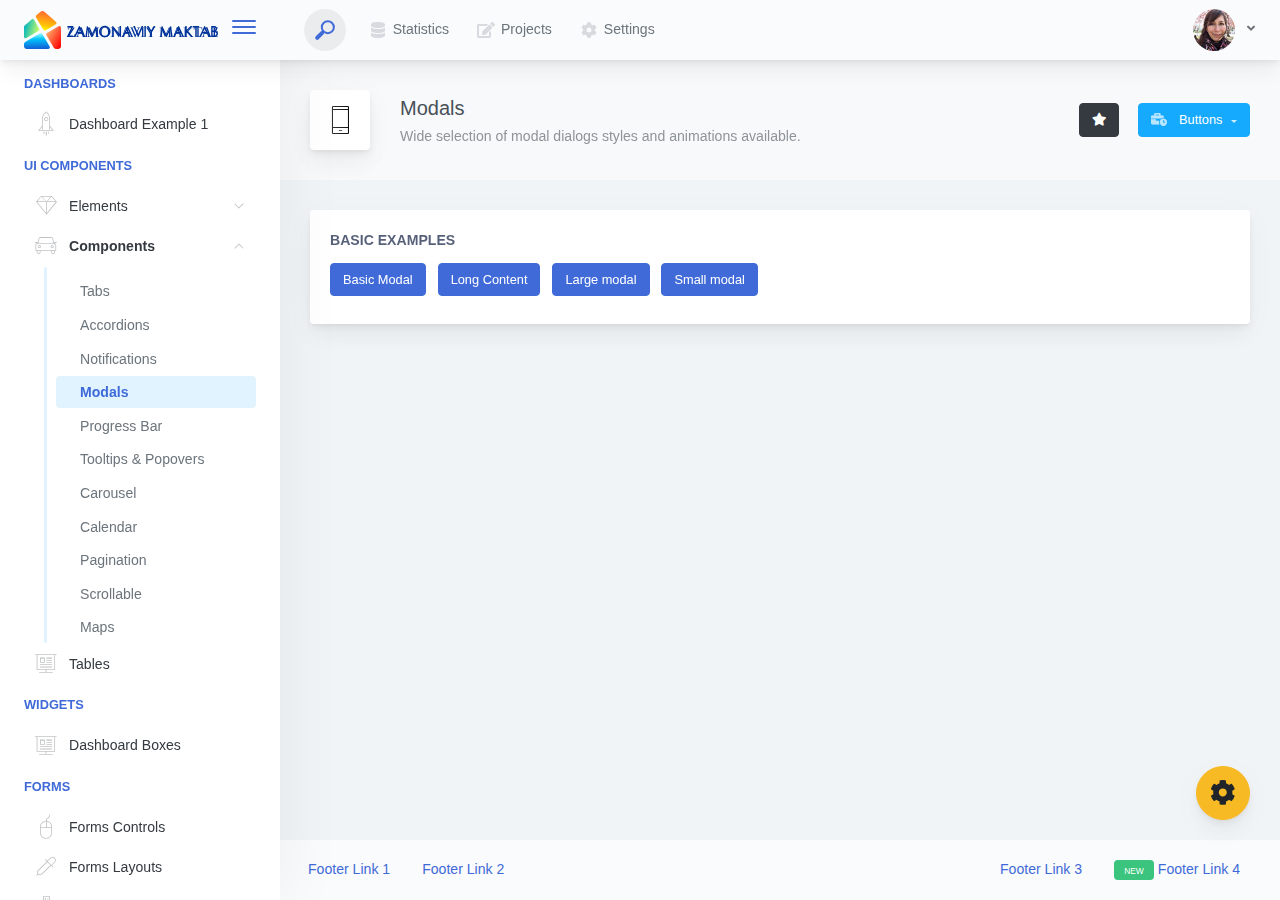
<file: ModernSchool/wwwroot/architectui-html-free/components-modals.html>
<!doctype html>
<html lang="en">

<head>
    <meta charset="utf-8">
    <meta http-equiv="X-UA-Compatible" content="IE=edge">
    <meta http-equiv="Content-Language" content="en">
    <meta http-equiv="Content-Type" content="text/html; charset=utf-8"/>
    <title>Modals - Wide selection of modal dialogs styles and animations available.</title>
    <meta name="viewport" content="width=device-width, initial-scale=1, maximum-scale=1, user-scalable=no, shrink-to-fit=no" />
    <meta name="description" content="Wide selection of modal dialogs styles and animations available.">
    <meta name="msapplication-tap-highlight" content="no">
    <!--
    =========================================================
    * ArchitectUI HTML Theme Dashboard - v1.0.0
    =========================================================
    * Product Page: https://dashboardpack.com
    * Copyright 2019 DashboardPack (https://dashboardpack.com)
    * Licensed under MIT (https://github.com/DashboardPack/architectui-html-theme-free/blob/master/LICENSE)
    =========================================================
    * The above copyright notice and this permission notice shall be included in all copies or substantial portions of the Software.
    -->
<link href="./main.css" rel="stylesheet"></head>
<body>
    <div class="app-container app-theme-white body-tabs-shadow fixed-sidebar fixed-header">
        <div class="app-header header-shadow">
            <div class="app-header__logo">
                <div class="logo-src"></div>
                <div class="header__pane ml-auto">
                    <div>
                        <button type="button" class="hamburger close-sidebar-btn hamburger--elastic" data-class="closed-sidebar">
                            <span class="hamburger-box">
                                <span class="hamburger-inner"></span>
                            </span>
                        </button>
                    </div>
                </div>
            </div>
            <div class="app-header__mobile-menu">
                <div>
                    <button type="button" class="hamburger hamburger--elastic mobile-toggle-nav">
                        <span class="hamburger-box">
                            <span class="hamburger-inner"></span>
                        </span>
                    </button>
                </div>
            </div>
            <div class="app-header__menu">
                <span>
                    <button type="button" class="btn-icon btn-icon-only btn btn-primary btn-sm mobile-toggle-header-nav">
                        <span class="btn-icon-wrapper">
                            <i class="fa fa-ellipsis-v fa-w-6"></i>
                        </span>
                    </button>
                </span>
            </div>    <div class="app-header__content">
                <div class="app-header-left">
                    <div class="search-wrapper">
                        <div class="input-holder">
                            <input type="text" class="search-input" placeholder="Type to search">
                            <button class="search-icon"><span></span></button>
                        </div>
                        <button class="close"></button>
                    </div>
                    <ul class="header-menu nav">
                        <li class="nav-item">
                            <a href="javascript:void(0);" class="nav-link">
                                <i class="nav-link-icon fa fa-database"> </i>
                                Statistics
                            </a>
                        </li>
                        <li class="btn-group nav-item">
                            <a href="javascript:void(0);" class="nav-link">
                                <i class="nav-link-icon fa fa-edit"></i>
                                Projects
                            </a>
                        </li>
                        <li class="dropdown nav-item">
                            <a href="javascript:void(0);" class="nav-link">
                                <i class="nav-link-icon fa fa-cog"></i>
                                Settings
                            </a>
                        </li>
                    </ul>        </div>
                <div class="app-header-right">
                    <div class="header-btn-lg pr-0">
                        <div class="widget-content p-0">
                            <div class="widget-content-wrapper">
                                <div class="widget-content-left">
                                    <div class="btn-group">
                                        <a data-toggle="dropdown" aria-haspopup="true" aria-expanded="false" class="p-0 btn">
                                            <img width="42" class="rounded-circle" src="assets/images/avatars/1.jpg" alt="">
                                            <i class="fa fa-angle-down ml-2 opacity-8"></i>
                                        </a>
                                        <div tabindex="-1" role="menu" aria-hidden="true" class="dropdown-menu dropdown-menu-right">
                                            <button type="button" tabindex="0" class="dropdown-item">User Account</button>
                                            <button type="button" tabindex="0" class="dropdown-item">Settings</button>
                                            <h6 tabindex="-1" class="dropdown-header">Header</h6>
                                            <button type="button" tabindex="0" class="dropdown-item">Actions</button>
                                            <div tabindex="-1" class="dropdown-divider"></div>
                                            <button type="button" tabindex="0" class="dropdown-item">Dividers</button>
                                        </div>
                                    </div>
                                </div>
                                <div class="widget-content-left  ml-3 header-user-info">
                                    <div class="widget-heading">
                                        Alina Mclourd
                                    </div>
                                    <div class="widget-subheading">
                                        VP People Manager
                                    </div>
                                </div>
                                <div class="widget-content-right header-user-info ml-3">
                                    <button type="button" class="btn-shadow p-1 btn btn-primary btn-sm show-toastr-example">
                                        <i class="fa text-white fa-calendar pr-1 pl-1"></i>
                                    </button>
                                </div>
                            </div>
                        </div>
                    </div>        </div>
            </div>
        </div>        <div class="ui-theme-settings">
            <button type="button" id="TooltipDemo" class="btn-open-options btn btn-warning">
                <i class="fa fa-cog fa-w-16 fa-spin fa-2x"></i>
            </button>
            <div class="theme-settings__inner">
                <div class="scrollbar-container">
                    <div class="theme-settings__options-wrapper">
                        <h3 class="themeoptions-heading">Layout Options
                        </h3>
                        <div class="p-3">
                            <ul class="list-group">
                                <li class="list-group-item">
                                    <div class="widget-content p-0">
                                        <div class="widget-content-wrapper">
                                            <div class="widget-content-left mr-3">
                                                <div class="switch has-switch switch-container-class" data-class="fixed-header">
                                                    <div class="switch-animate switch-on">
                                                        <input type="checkbox" checked data-toggle="toggle" data-onstyle="success">
                                                    </div>
                                                </div>
                                            </div>
                                            <div class="widget-content-left">
                                                <div class="widget-heading">Fixed Header
                                                </div>
                                                <div class="widget-subheading">Makes the header top fixed, always visible!
                                                </div>
                                            </div>
                                        </div>
                                    </div>
                                </li>
                                <li class="list-group-item">
                                    <div class="widget-content p-0">
                                        <div class="widget-content-wrapper">
                                            <div class="widget-content-left mr-3">
                                                <div class="switch has-switch switch-container-class" data-class="fixed-sidebar">
                                                    <div class="switch-animate switch-on">
                                                        <input type="checkbox" checked data-toggle="toggle" data-onstyle="success">
                                                    </div>
                                                </div>
                                            </div>
                                            <div class="widget-content-left">
                                                <div class="widget-heading">Fixed Sidebar
                                                </div>
                                                <div class="widget-subheading">Makes the sidebar left fixed, always visible!
                                                </div>
                                            </div>
                                        </div>
                                    </div>
                                </li>
                                <li class="list-group-item">
                                    <div class="widget-content p-0">
                                        <div class="widget-content-wrapper">
                                            <div class="widget-content-left mr-3">
                                                <div class="switch has-switch switch-container-class" data-class="fixed-footer">
                                                    <div class="switch-animate switch-off">
                                                        <input type="checkbox" data-toggle="toggle" data-onstyle="success">
                                                    </div>
                                                </div>
                                            </div>
                                            <div class="widget-content-left">
                                                <div class="widget-heading">Fixed Footer
                                                </div>
                                                <div class="widget-subheading">Makes the app footer bottom fixed, always visible!
                                                </div>
                                            </div>
                                        </div>
                                    </div>
                                </li>
                            </ul>
                        </div>
                        <h3 class="themeoptions-heading">
                            <div>
                                Header Options
                            </div>
                            <button type="button" class="btn-pill btn-shadow btn-wide ml-auto btn btn-focus btn-sm switch-header-cs-class" data-class="">
                                Restore Default
                            </button>
                        </h3>
                        <div class="p-3">
                            <ul class="list-group">
                                <li class="list-group-item">
                                    <h5 class="pb-2">Choose Color Scheme
                                    </h5>
                                    <div class="theme-settings-swatches">
                                        <div class="swatch-holder bg-primary switch-header-cs-class" data-class="bg-primary header-text-light">
                                        </div>
                                        <div class="swatch-holder bg-secondary switch-header-cs-class" data-class="bg-secondary header-text-light">
                                        </div>
                                        <div class="swatch-holder bg-success switch-header-cs-class" data-class="bg-success header-text-dark">
                                        </div>
                                        <div class="swatch-holder bg-info switch-header-cs-class" data-class="bg-info header-text-dark">
                                        </div>
                                        <div class="swatch-holder bg-warning switch-header-cs-class" data-class="bg-warning header-text-dark">
                                        </div>
                                        <div class="swatch-holder bg-danger switch-header-cs-class" data-class="bg-danger header-text-light">
                                        </div>
                                        <div class="swatch-holder bg-light switch-header-cs-class" data-class="bg-light header-text-dark">
                                        </div>
                                        <div class="swatch-holder bg-dark switch-header-cs-class" data-class="bg-dark header-text-light">
                                        </div>
                                        <div class="swatch-holder bg-focus switch-header-cs-class" data-class="bg-focus header-text-light">
                                        </div>
                                        <div class="swatch-holder bg-alternate switch-header-cs-class" data-class="bg-alternate header-text-light">
                                        </div>
                                        <div class="divider">
                                        </div>
                                        <div class="swatch-holder bg-vicious-stance switch-header-cs-class" data-class="bg-vicious-stance header-text-light">
                                        </div>
                                        <div class="swatch-holder bg-midnight-bloom switch-header-cs-class" data-class="bg-midnight-bloom header-text-light">
                                        </div>
                                        <div class="swatch-holder bg-night-sky switch-header-cs-class" data-class="bg-night-sky header-text-light">
                                        </div>
                                        <div class="swatch-holder bg-slick-carbon switch-header-cs-class" data-class="bg-slick-carbon header-text-light">
                                        </div>
                                        <div class="swatch-holder bg-asteroid switch-header-cs-class" data-class="bg-asteroid header-text-light">
                                        </div>
                                        <div class="swatch-holder bg-royal switch-header-cs-class" data-class="bg-royal header-text-light">
                                        </div>
                                        <div class="swatch-holder bg-warm-flame switch-header-cs-class" data-class="bg-warm-flame header-text-dark">
                                        </div>
                                        <div class="swatch-holder bg-night-fade switch-header-cs-class" data-class="bg-night-fade header-text-dark">
                                        </div>
                                        <div class="swatch-holder bg-sunny-morning switch-header-cs-class" data-class="bg-sunny-morning header-text-dark">
                                        </div>
                                        <div class="swatch-holder bg-tempting-azure switch-header-cs-class" data-class="bg-tempting-azure header-text-dark">
                                        </div>
                                        <div class="swatch-holder bg-amy-crisp switch-header-cs-class" data-class="bg-amy-crisp header-text-dark">
                                        </div>
                                        <div class="swatch-holder bg-heavy-rain switch-header-cs-class" data-class="bg-heavy-rain header-text-dark">
                                        </div>
                                        <div class="swatch-holder bg-mean-fruit switch-header-cs-class" data-class="bg-mean-fruit header-text-dark">
                                        </div>
                                        <div class="swatch-holder bg-malibu-beach switch-header-cs-class" data-class="bg-malibu-beach header-text-light">
                                        </div>
                                        <div class="swatch-holder bg-deep-blue switch-header-cs-class" data-class="bg-deep-blue header-text-dark">
                                        </div>
                                        <div class="swatch-holder bg-ripe-malin switch-header-cs-class" data-class="bg-ripe-malin header-text-light">
                                        </div>
                                        <div class="swatch-holder bg-arielle-smile switch-header-cs-class" data-class="bg-arielle-smile header-text-light">
                                        </div>
                                        <div class="swatch-holder bg-plum-plate switch-header-cs-class" data-class="bg-plum-plate header-text-light">
                                        </div>
                                        <div class="swatch-holder bg-happy-fisher switch-header-cs-class" data-class="bg-happy-fisher header-text-dark">
                                        </div>
                                        <div class="swatch-holder bg-happy-itmeo switch-header-cs-class" data-class="bg-happy-itmeo header-text-light">
                                        </div>
                                        <div class="swatch-holder bg-mixed-hopes switch-header-cs-class" data-class="bg-mixed-hopes header-text-light">
                                        </div>
                                        <div class="swatch-holder bg-strong-bliss switch-header-cs-class" data-class="bg-strong-bliss header-text-light">
                                        </div>
                                        <div class="swatch-holder bg-grow-early switch-header-cs-class" data-class="bg-grow-early header-text-light">
                                        </div>
                                        <div class="swatch-holder bg-love-kiss switch-header-cs-class" data-class="bg-love-kiss header-text-light">
                                        </div>
                                        <div class="swatch-holder bg-premium-dark switch-header-cs-class" data-class="bg-premium-dark header-text-light">
                                        </div>
                                        <div class="swatch-holder bg-happy-green switch-header-cs-class" data-class="bg-happy-green header-text-light">
                                        </div>
                                    </div>
                                </li>
                            </ul>
                        </div>
                        <h3 class="themeoptions-heading">
                            <div>Sidebar Options</div>
                            <button type="button" class="btn-pill btn-shadow btn-wide ml-auto btn btn-focus btn-sm switch-sidebar-cs-class" data-class="">
                                Restore Default
                            </button>
                        </h3>
                        <div class="p-3">
                            <ul class="list-group">
                                <li class="list-group-item">
                                    <h5 class="pb-2">Choose Color Scheme
                                    </h5>
                                    <div class="theme-settings-swatches">
                                        <div class="swatch-holder bg-primary switch-sidebar-cs-class" data-class="bg-primary sidebar-text-light">
                                        </div>
                                        <div class="swatch-holder bg-secondary switch-sidebar-cs-class" data-class="bg-secondary sidebar-text-light">
                                        </div>
                                        <div class="swatch-holder bg-success switch-sidebar-cs-class" data-class="bg-success sidebar-text-dark">
                                        </div>
                                        <div class="swatch-holder bg-info switch-sidebar-cs-class" data-class="bg-info sidebar-text-dark">
                                        </div>
                                        <div class="swatch-holder bg-warning switch-sidebar-cs-class" data-class="bg-warning sidebar-text-dark">
                                        </div>
                                        <div class="swatch-holder bg-danger switch-sidebar-cs-class" data-class="bg-danger sidebar-text-light">
                                        </div>
                                        <div class="swatch-holder bg-light switch-sidebar-cs-class" data-class="bg-light sidebar-text-dark">
                                        </div>
                                        <div class="swatch-holder bg-dark switch-sidebar-cs-class" data-class="bg-dark sidebar-text-light">
                                        </div>
                                        <div class="swatch-holder bg-focus switch-sidebar-cs-class" data-class="bg-focus sidebar-text-light">
                                        </div>
                                        <div class="swatch-holder bg-alternate switch-sidebar-cs-class" data-class="bg-alternate sidebar-text-light">
                                        </div>
                                        <div class="divider">
                                        </div>
                                        <div class="swatch-holder bg-vicious-stance switch-sidebar-cs-class" data-class="bg-vicious-stance sidebar-text-light">
                                        </div>
                                        <div class="swatch-holder bg-midnight-bloom switch-sidebar-cs-class" data-class="bg-midnight-bloom sidebar-text-light">
                                        </div>
                                        <div class="swatch-holder bg-night-sky switch-sidebar-cs-class" data-class="bg-night-sky sidebar-text-light">
                                        </div>
                                        <div class="swatch-holder bg-slick-carbon switch-sidebar-cs-class" data-class="bg-slick-carbon sidebar-text-light">
                                        </div>
                                        <div class="swatch-holder bg-asteroid switch-sidebar-cs-class" data-class="bg-asteroid sidebar-text-light">
                                        </div>
                                        <div class="swatch-holder bg-royal switch-sidebar-cs-class" data-class="bg-royal sidebar-text-light">
                                        </div>
                                        <div class="swatch-holder bg-warm-flame switch-sidebar-cs-class" data-class="bg-warm-flame sidebar-text-dark">
                                        </div>
                                        <div class="swatch-holder bg-night-fade switch-sidebar-cs-class" data-class="bg-night-fade sidebar-text-dark">
                                        </div>
                                        <div class="swatch-holder bg-sunny-morning switch-sidebar-cs-class" data-class="bg-sunny-morning sidebar-text-dark">
                                        </div>
                                        <div class="swatch-holder bg-tempting-azure switch-sidebar-cs-class" data-class="bg-tempting-azure sidebar-text-dark">
                                        </div>
                                        <div class="swatch-holder bg-amy-crisp switch-sidebar-cs-class" data-class="bg-amy-crisp sidebar-text-dark">
                                        </div>
                                        <div class="swatch-holder bg-heavy-rain switch-sidebar-cs-class" data-class="bg-heavy-rain sidebar-text-dark">
                                        </div>
                                        <div class="swatch-holder bg-mean-fruit switch-sidebar-cs-class" data-class="bg-mean-fruit sidebar-text-dark">
                                        </div>
                                        <div class="swatch-holder bg-malibu-beach switch-sidebar-cs-class" data-class="bg-malibu-beach sidebar-text-light">
                                        </div>
                                        <div class="swatch-holder bg-deep-blue switch-sidebar-cs-class" data-class="bg-deep-blue sidebar-text-dark">
                                        </div>
                                        <div class="swatch-holder bg-ripe-malin switch-sidebar-cs-class" data-class="bg-ripe-malin sidebar-text-light">
                                        </div>
                                        <div class="swatch-holder bg-arielle-smile switch-sidebar-cs-class" data-class="bg-arielle-smile sidebar-text-light">
                                        </div>
                                        <div class="swatch-holder bg-plum-plate switch-sidebar-cs-class" data-class="bg-plum-plate sidebar-text-light">
                                        </div>
                                        <div class="swatch-holder bg-happy-fisher switch-sidebar-cs-class" data-class="bg-happy-fisher sidebar-text-dark">
                                        </div>
                                        <div class="swatch-holder bg-happy-itmeo switch-sidebar-cs-class" data-class="bg-happy-itmeo sidebar-text-light">
                                        </div>
                                        <div class="swatch-holder bg-mixed-hopes switch-sidebar-cs-class" data-class="bg-mixed-hopes sidebar-text-light">
                                        </div>
                                        <div class="swatch-holder bg-strong-bliss switch-sidebar-cs-class" data-class="bg-strong-bliss sidebar-text-light">
                                        </div>
                                        <div class="swatch-holder bg-grow-early switch-sidebar-cs-class" data-class="bg-grow-early sidebar-text-light">
                                        </div>
                                        <div class="swatch-holder bg-love-kiss switch-sidebar-cs-class" data-class="bg-love-kiss sidebar-text-light">
                                        </div>
                                        <div class="swatch-holder bg-premium-dark switch-sidebar-cs-class" data-class="bg-premium-dark sidebar-text-light">
                                        </div>
                                        <div class="swatch-holder bg-happy-green switch-sidebar-cs-class" data-class="bg-happy-green sidebar-text-light">
                                        </div>
                                    </div>
                                </li>
                            </ul>
                        </div>
                        <h3 class="themeoptions-heading">
                            <div>Main Content Options</div>
                            <button type="button" class="btn-pill btn-shadow btn-wide ml-auto active btn btn-focus btn-sm">Restore Default
                            </button>
                        </h3>
                        <div class="p-3">
                            <ul class="list-group">
                                <li class="list-group-item">
                                    <h5 class="pb-2">Page Section Tabs
                                    </h5>
                                    <div class="theme-settings-swatches">
                                        <div role="group" class="mt-2 btn-group">
                                            <button type="button" class="btn-wide btn-shadow btn-primary btn btn-secondary switch-theme-class" data-class="body-tabs-line">
                                                Line
                                            </button>
                                            <button type="button" class="btn-wide btn-shadow btn-primary active btn btn-secondary switch-theme-class" data-class="body-tabs-shadow">
                                                Shadow
                                            </button>
                                        </div>
                                    </div>
                                </li>
                            </ul>
                        </div>
                    </div>
                </div>
            </div>
        </div>        <div class="app-main">
                <div class="app-sidebar sidebar-shadow">
                    <div class="app-header__logo">
                        <div class="logo-src"></div>
                        <div class="header__pane ml-auto">
                            <div>
                                <button type="button" class="hamburger close-sidebar-btn hamburger--elastic" data-class="closed-sidebar">
                                    <span class="hamburger-box">
                                        <span class="hamburger-inner"></span>
                                    </span>
                                </button>
                            </div>
                        </div>
                    </div>
                    <div class="app-header__mobile-menu">
                        <div>
                            <button type="button" class="hamburger hamburger--elastic mobile-toggle-nav">
                                <span class="hamburger-box">
                                    <span class="hamburger-inner"></span>
                                </span>
                            </button>
                        </div>
                    </div>
                    <div class="app-header__menu">
                        <span>
                            <button type="button" class="btn-icon btn-icon-only btn btn-primary btn-sm mobile-toggle-header-nav">
                                <span class="btn-icon-wrapper">
                                    <i class="fa fa-ellipsis-v fa-w-6"></i>
                                </span>
                            </button>
                        </span>
                    </div>    <div class="scrollbar-sidebar">
                        <div class="app-sidebar__inner">
                            <ul class="vertical-nav-menu">
                                <li class="app-sidebar__heading">Dashboards</li>
                                <li>
                                    <a href="index.html">
                                        <i class="metismenu-icon pe-7s-rocket"></i>
                                        Dashboard Example 1
                                    </a>
                                </li>
                                <li class="app-sidebar__heading">UI Components</li>
                                <li
                                    
                                    
                                    
                                    
                                    
                                    
                                    
                                    
                                >
                                    <a href="#">
                                        <i class="metismenu-icon pe-7s-diamond"></i>
                                        Elements
                                        <i class="metismenu-state-icon pe-7s-angle-down caret-left"></i>
                                    </a>
                                    <ul
                                        
                                        
                                        
                                        
                                        
                                        
                                        
                                        
                                    >
                                        <li>
                                            <a href="elements-buttons-standard.html">
                                                <i class="metismenu-icon"></i>
                                                Buttons
                                            </a>
                                        </li>
                                        <li>
                                            <a href="elements-dropdowns.html">
                                                <i class="metismenu-icon">
                                                </i>Dropdowns
                                            </a>
                                        </li>
                                        <li>
                                            <a href="elements-icons.html">
                                                <i class="metismenu-icon">
                                                </i>Icons
                                            </a>
                                        </li>
                                        <li>
                                            <a href="elements-badges-labels.html">
                                                <i class="metismenu-icon">
                                                </i>Badges
                                            </a>
                                        </li>
                                        <li>
                                            <a href="elements-cards.html">
                                                <i class="metismenu-icon">
                                                </i>Cards
                                            </a>
                                        </li>
                                        <li>
                                            <a href="elements-list-group.html">
                                                <i class="metismenu-icon">
                                                </i>List Groups
                                            </a>
                                        </li>
                                        <li>
                                            <a href="elements-navigation.html">
                                                <i class="metismenu-icon">
                                                </i>Navigation Menus
                                            </a>
                                        </li>
                                        <li>
                                            <a href="elements-utilities.html">
                                                <i class="metismenu-icon">
                                                </i>Utilities
                                            </a>
                                        </li>
                                    </ul>
                                </li>
                                <li
                                    
                                    
                                    
                                     class="mm-active"
                                    
                                    
                                    
                                    
                                    
                                    
                                    
                                >
                                    <a href="#">
                                        <i class="metismenu-icon pe-7s-car"></i>
                                        Components
                                        <i class="metismenu-state-icon pe-7s-angle-down caret-left"></i>
                                    </a>
                                    <ul
                                        
                                        
                                        
                                         class="mm-show"
                                        
                                        
                                        
                                        
                                        
                                        
                                        
                                    >
                                        <li>
                                            <a href="components-tabs.html">
                                                <i class="metismenu-icon">
                                                </i>Tabs
                                            </a>
                                        </li>
                                        <li>
                                            <a href="components-accordions.html">
                                                <i class="metismenu-icon">
                                                </i>Accordions
                                            </a>
                                        </li>
                                        <li>
                                            <a href="components-notifications.html">
                                                <i class="metismenu-icon">
                                                </i>Notifications
                                            </a>
                                        </li>
                                        <li>
                                            <a href="components-modals.html" class="mm-active">
                                                <i class="metismenu-icon">
                                                </i>Modals
                                            </a>
                                        </li>
                                        <li>
                                            <a href="components-progress-bar.html">
                                                <i class="metismenu-icon">
                                                </i>Progress Bar
                                            </a>
                                        </li>
                                        <li>
                                            <a href="components-tooltips-popovers.html">
                                                <i class="metismenu-icon">
                                                </i>Tooltips &amp; Popovers
                                            </a>
                                        </li>
                                        <li>
                                            <a href="components-carousel.html">
                                                <i class="metismenu-icon">
                                                </i>Carousel
                                            </a>
                                        </li>
                                        <li>
                                            <a href="components-calendar.html">
                                                <i class="metismenu-icon">
                                                </i>Calendar
                                            </a>
                                        </li>
                                        <li>
                                            <a href="components-pagination.html">
                                                <i class="metismenu-icon">
                                                </i>Pagination
                                            </a>
                                        </li>
                                        <li>
                                            <a href="components-scrollable-elements.html">
                                                <i class="metismenu-icon">
                                                </i>Scrollable
                                            </a>
                                        </li>
                                        <li>
                                            <a href="components-maps.html">
                                                <i class="metismenu-icon">
                                                </i>Maps
                                            </a>
                                        </li>
                                    </ul>
                                </li>
                                <li  >
                                    <a href="tables-regular.html">
                                        <i class="metismenu-icon pe-7s-display2"></i>
                                        Tables
                                    </a>
                                </li>
                                <li class="app-sidebar__heading">Widgets</li>
                                <li>
                                    <a href="dashboard-boxes.html">
                                        <i class="metismenu-icon pe-7s-display2"></i>
                                        Dashboard Boxes
                                    </a>
                                </li>
                                <li class="app-sidebar__heading">Forms</li>
                                <li>
                                    <a href="forms-controls.html">
                                        <i class="metismenu-icon pe-7s-mouse">
                                        </i>Forms Controls
                                    </a>
                                </li>
                                <li>
                                    <a href="forms-layouts.html">
                                        <i class="metismenu-icon pe-7s-eyedropper">
                                        </i>Forms Layouts
                                    </a>
                                </li>
                                <li>
                                    <a href="forms-validation.html">
                                        <i class="metismenu-icon pe-7s-pendrive">
                                        </i>Forms Validation
                                    </a>
                                </li>
                                <li class="app-sidebar__heading">Charts</li>
                                <li>
                                    <a href="charts-chartjs.html">
                                        <i class="metismenu-icon pe-7s-graph2">
                                        </i>ChartJS
                                    </a>
                                </li>
                                <li class="app-sidebar__heading">PRO Version</li>
                                <li>
                                    <a href="https://dashboardpack.com/theme-details/architectui-dashboard-html-pro/" target="_blank">
                                        <i class="metismenu-icon pe-7s-graph2">
                                        </i>
                                        Upgrade to PRO
                                    </a>
                                </li>
                            </ul>
                        </div>
                    </div>
                </div>    <div class="app-main__outer">
                    <div class="app-main__inner">
                        <div class="app-page-title">
                            <div class="page-title-wrapper">
                                <div class="page-title-heading">
                                    <div class="page-title-icon">
                                        <i class="pe-7s-phone icon-gradient bg-premium-dark">
                                        </i>
                                    </div>
                                    <div>Modals
                                        <div class="page-title-subheading">Wide selection of modal dialogs styles and animations available.
                                        </div>
                                    </div>
                                </div>
                                <div class="page-title-actions">
                                    <button type="button" data-toggle="tooltip" title="Example Tooltip" data-placement="bottom" class="btn-shadow mr-3 btn btn-dark">
                                        <i class="fa fa-star"></i>
                                    </button>
                                    <div class="d-inline-block dropdown">
                                        <button type="button" data-toggle="dropdown" aria-haspopup="true" aria-expanded="false" class="btn-shadow dropdown-toggle btn btn-info">
                                            <span class="btn-icon-wrapper pr-2 opacity-7">
                                                <i class="fa fa-business-time fa-w-20"></i>
                                            </span>
                                            Buttons
                                        </button>
                                        <div tabindex="-1" role="menu" aria-hidden="true" class="dropdown-menu dropdown-menu-right">
                                            <ul class="nav flex-column">
                                                <li class="nav-item">
                                                    <a href="javascript:void(0);" class="nav-link">
                                                        <i class="nav-link-icon lnr-inbox"></i>
                                                        <span>
                                                            Inbox
                                                        </span>
                                                        <div class="ml-auto badge badge-pill badge-secondary">86</div>
                                                    </a>
                                                </li>
                                                <li class="nav-item">
                                                    <a href="javascript:void(0);" class="nav-link">
                                                        <i class="nav-link-icon lnr-book"></i>
                                                        <span>
                                                            Book
                                                        </span>
                                                        <div class="ml-auto badge badge-pill badge-danger">5</div>
                                                    </a>
                                                </li>
                                                <li class="nav-item">
                                                    <a href="javascript:void(0);" class="nav-link">
                                                        <i class="nav-link-icon lnr-picture"></i>
                                                        <span>
                                                            Picture
                                                        </span>
                                                    </a>
                                                </li>
                                                <li class="nav-item">
                                                    <a disabled href="javascript:void(0);" class="nav-link disabled">
                                                        <i class="nav-link-icon lnr-file-empty"></i>
                                                        <span>
                                                            File Disabled
                                                        </span>
                                                    </a>
                                                </li>
                                            </ul>
                                        </div>
                                    </div>
                                </div>    </div>
                        </div>            <div class="row">
                            <div class="col-md-12">
                                <div class="main-card mb-3 card">
                                    <div class="card-body">
                                        <div class="card-title">Basic Examples</div>
                                        <!-- Button trigger modal -->
                                        <button type="button" class="btn mr-2 mb-2 btn-primary" data-toggle="modal" data-target="#exampleModal">
                                            Basic Modal
                                        </button>
                                        <!-- Button trigger modal -->
                                        <button type="button" class="btn mr-2 mb-2 btn-primary" data-toggle="modal" data-target="#exampleModalLong">
                                            Long Content
                                        </button>
                                        <button type="button" class="btn mr-2 mb-2 btn-primary" data-toggle="modal" data-target=".bd-example-modal-lg">Large modal</button>
                                        <button type="button" class="btn mr-2 mb-2 btn-primary" data-toggle="modal" data-target=".bd-example-modal-sm">Small modal</button>
                                    </div>
                                </div>
                            </div>
                        </div>
                    </div>
                    <div class="app-wrapper-footer">
                        <div class="app-footer">
                            <div class="app-footer__inner">
                                <div class="app-footer-left">
                                    <ul class="nav">
                                        <li class="nav-item">
                                            <a href="javascript:void(0);" class="nav-link">
                                                Footer Link 1
                                            </a>
                                        </li>
                                        <li class="nav-item">
                                            <a href="javascript:void(0);" class="nav-link">
                                                Footer Link 2
                                            </a>
                                        </li>
                                    </ul>
                                </div>
                                <div class="app-footer-right">
                                    <ul class="nav">
                                        <li class="nav-item">
                                            <a href="javascript:void(0);" class="nav-link">
                                                Footer Link 3
                                            </a>
                                        </li>
                                        <li class="nav-item">
                                            <a href="javascript:void(0);" class="nav-link">
                                                <div class="badge badge-success mr-1 ml-0">
                                                    <small>NEW</small>
                                                </div>
                                                Footer Link 4
                                            </a>
                                        </li>
                                    </ul>
                                </div>
                            </div>
                        </div>
                    </div>    </div>
        </div>
    </div>
<script type="text/javascript" src="./assets/scripts/main.js"></script></body>
</html>


<!-- Large modal -->

<div class="modal fade bd-example-modal-lg" tabindex="-1" role="dialog" aria-labelledby="myLargeModalLabel" aria-hidden="true">
    <div class="modal-dialog modal-lg">
        <div class="modal-content">
            <div class="modal-header">
                <h5 class="modal-title" id="exampleModalLongTitle">Modal title</h5>
                <button type="button" class="close" data-dismiss="modal" aria-label="Close">
                    <span aria-hidden="true">&times;</span>
                </button>
            </div>
            <div class="modal-body">
                <p>Cras mattis consectetur purus sit amet fermentum. Cras justo odio, dapibus ac facilisis in, egestas eget quam. Morbi leo risus, porta ac consectetur ac, vestibulum at eros.</p>
                <p>Praesent commodo cursus magna, vel scelerisque nisl consectetur et. Vivamus sagittis lacus vel augue laoreet rutrum faucibus dolor auctor.</p>
            </div>
            <div class="modal-footer">
                <button type="button" class="btn btn-secondary" data-dismiss="modal">Close</button>
                <button type="button" class="btn btn-primary">Save changes</button>
            </div>
        </div>
    </div>
</div>

<!-- Small modal -->

<div class="modal fade bd-example-modal-sm" tabindex="-1" role="dialog" aria-labelledby="mySmallModalLabel" aria-hidden="true">
    <div class="modal-dialog modal-sm">
        <div class="modal-content">
            <div class="modal-header">
                <h5 class="modal-title" id="exampleModalLongTitle">Modal title</h5>
                <button type="button" class="close" data-dismiss="modal" aria-label="Close">
                    <span aria-hidden="true">&times;</span>
                </button>
            </div>
            <div class="modal-body">
                <p>Praesent commodo cursus magna, vel scelerisque nisl consectetur et. Vivamus sagittis lacus vel augue laoreet rutrum faucibus dolor auctor.</p>
            </div>
            <div class="modal-footer">
                <button type="button" class="btn btn-secondary" data-dismiss="modal">Close</button>
                <button type="button" class="btn btn-primary">Save changes</button>
            </div>
        </div>
    </div>
</div>

<!-- Modal -->
<div class="modal fade" id="exampleModalLong" tabindex="-1" role="dialog" aria-labelledby="exampleModalLongTitle" aria-hidden="true">
    <div class="modal-dialog" role="document">
        <div class="modal-content">
            <div class="modal-header">
                <h5 class="modal-title" id="exampleModalLongTitle">Modal title</h5>
                <button type="button" class="close" data-dismiss="modal" aria-label="Close">
                    <span aria-hidden="true">&times;</span>
                </button>
            </div>
            <div class="modal-body">
                <p>Cras mattis consectetur purus sit amet fermentum. Cras justo odio, dapibus ac facilisis in, egestas eget quam. Morbi leo risus, porta ac consectetur ac, vestibulum at eros.</p>
                <p>Praesent commodo cursus magna, vel scelerisque nisl consectetur et. Vivamus sagittis lacus vel augue laoreet rutrum faucibus dolor auctor.</p>
                <p>Aenean lacinia bibendum nulla sed consectetur. Praesent commodo cursus magna, vel scelerisque nisl consectetur et. Donec sed odio dui. Donec ullamcorper nulla non metus auctor fringilla.</p>
                <p>Cras mattis consectetur purus sit amet fermentum. Cras justo odio, dapibus ac facilisis in, egestas eget quam. Morbi leo risus, porta ac consectetur ac, vestibulum at eros.</p>
                <p>Praesent commodo cursus magna, vel scelerisque nisl consectetur et. Vivamus sagittis lacus vel augue laoreet rutrum faucibus dolor auctor.</p>
                <p>Aenean lacinia bibendum nulla sed consectetur. Praesent commodo cursus magna, vel scelerisque nisl consectetur et. Donec sed odio dui. Donec ullamcorper nulla non metus auctor fringilla.</p>
                <p>Cras mattis consectetur purus sit amet fermentum. Cras justo odio, dapibus ac facilisis in, egestas eget quam. Morbi leo risus, porta ac consectetur ac, vestibulum at eros.</p>
                <p>Praesent commodo cursus magna, vel scelerisque nisl consectetur et. Vivamus sagittis lacus vel augue laoreet rutrum faucibus dolor auctor.</p>
                <p>Aenean lacinia bibendum nulla sed consectetur. Praesent commodo cursus magna, vel scelerisque nisl consectetur et. Donec sed odio dui. Donec ullamcorper nulla non metus auctor fringilla.</p>
                <p>Cras mattis consectetur purus sit amet fermentum. Cras justo odio, dapibus ac facilisis in, egestas eget quam. Morbi leo risus, porta ac consectetur ac, vestibulum at eros.</p>
                <p>Praesent commodo cursus magna, vel scelerisque nisl consectetur et. Vivamus sagittis lacus vel augue laoreet rutrum faucibus dolor auctor.</p>
                <p>Aenean lacinia bibendum nulla sed consectetur. Praesent commodo cursus magna, vel scelerisque nisl consectetur et. Donec sed odio dui. Donec ullamcorper nulla non metus auctor fringilla.</p>
                <p>Cras mattis consectetur purus sit amet fermentum. Cras justo odio, dapibus ac facilisis in, egestas eget quam. Morbi leo risus, porta ac consectetur ac, vestibulum at eros.</p>
                <p>Praesent commodo cursus magna, vel scelerisque nisl consectetur et. Vivamus sagittis lacus vel augue laoreet rutrum faucibus dolor auctor.</p>
                <p>Aenean lacinia bibendum nulla sed consectetur. Praesent commodo cursus magna, vel scelerisque nisl consectetur et. Donec sed odio dui. Donec ullamcorper nulla non metus auctor fringilla.</p>
                <p>Cras mattis consectetur purus sit amet fermentum. Cras justo odio, dapibus ac facilisis in, egestas eget quam. Morbi leo risus, porta ac consectetur ac, vestibulum at eros.</p>
                <p>Praesent commodo cursus magna, vel scelerisque nisl consectetur et. Vivamus sagittis lacus vel augue laoreet rutrum faucibus dolor auctor.</p>
                <p>Aenean lacinia bibendum nulla sed consectetur. Praesent commodo cursus magna, vel scelerisque nisl consectetur et. Donec sed odio dui. Donec ullamcorper nulla non metus auctor fringilla.</p>
            </div>
            <div class="modal-footer">
                <button type="button" class="btn btn-secondary" data-dismiss="modal">Close</button>
                <button type="button" class="btn btn-primary">Save changes</button>
            </div>
        </div>
    </div>
</div>
<!-- Modal -->
<div class="modal fade" id="exampleModal" tabindex="-1" role="dialog" aria-labelledby="exampleModalLabel" aria-hidden="true">
    <div class="modal-dialog" role="document">
        <div class="modal-content">
            <div class="modal-header">
                <h5 class="modal-title" id="exampleModalLabel">Modal title</h5>
                <button type="button" class="close" data-dismiss="modal" aria-label="Close">
                    <span aria-hidden="true">&times;</span>
                </button>
            </div>
            <div class="modal-body">
                <p class="mb-0">Lorem Ipsum has been the industry's standard dummy text ever since the 1500s, when an unknown printer took a galley of type and scrambled.</p>
            </div>
            <div class="modal-footer">
                <button type="button" class="btn btn-secondary" data-dismiss="modal">Close</button>
                <button type="button" class="btn btn-primary">Save changes</button>
            </div>
        </div>
    </div>
</div>
</file>
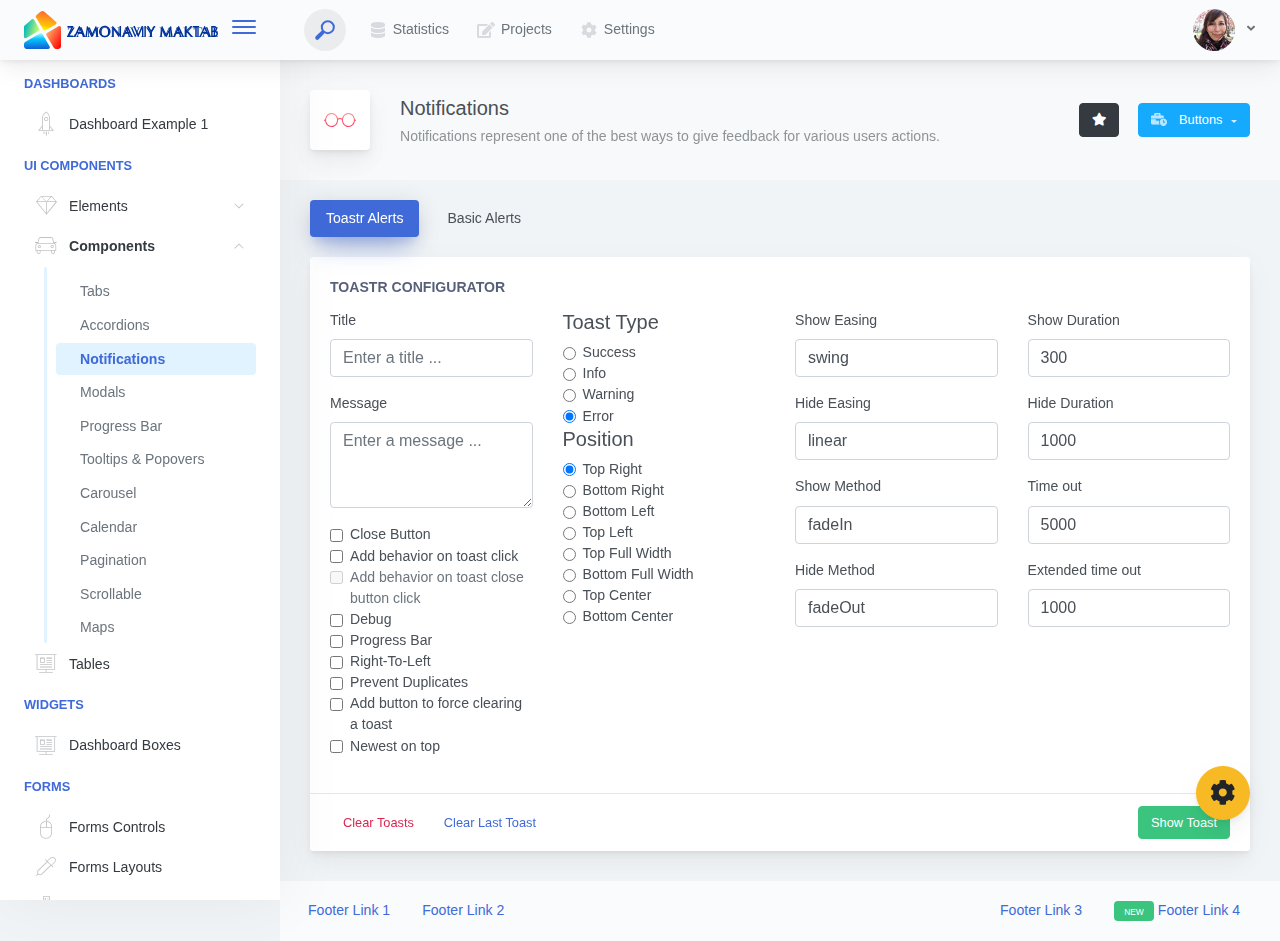
<file: ModernSchool/wwwroot/architectui-html-free/components-notifications.html>
<!doctype html>
<html lang="en">

<head>
    <meta charset="utf-8">
    <meta http-equiv="X-UA-Compatible" content="IE=edge">
    <meta http-equiv="Content-Language" content="en">
    <meta http-equiv="Content-Type" content="text/html; charset=utf-8"/>
    <title>Notifications - Notifications represent one of the best ways to give feedback for various users actions.</title>
    <meta name="viewport" content="width=device-width, initial-scale=1, maximum-scale=1, user-scalable=no, shrink-to-fit=no" />
    <meta name="description" content="Notifications represent one of the best ways to give feedback for various users actions.">
    <meta name="msapplication-tap-highlight" content="no">
    <!--
    =========================================================
    * ArchitectUI HTML Theme Dashboard - v1.0.0
    =========================================================
    * Product Page: https://dashboardpack.com
    * Copyright 2019 DashboardPack (https://dashboardpack.com)
    * Licensed under MIT (https://github.com/DashboardPack/architectui-html-theme-free/blob/master/LICENSE)
    =========================================================
    * The above copyright notice and this permission notice shall be included in all copies or substantial portions of the Software.
    -->
<link href="./main.css" rel="stylesheet"></head>
<body>
    <div class="app-container app-theme-white body-tabs-shadow fixed-sidebar fixed-header">
        <div class="app-header header-shadow">
            <div class="app-header__logo">
                <div class="logo-src"></div>
                <div class="header__pane ml-auto">
                    <div>
                        <button type="button" class="hamburger close-sidebar-btn hamburger--elastic" data-class="closed-sidebar">
                            <span class="hamburger-box">
                                <span class="hamburger-inner"></span>
                            </span>
                        </button>
                    </div>
                </div>
            </div>
            <div class="app-header__mobile-menu">
                <div>
                    <button type="button" class="hamburger hamburger--elastic mobile-toggle-nav">
                        <span class="hamburger-box">
                            <span class="hamburger-inner"></span>
                        </span>
                    </button>
                </div>
            </div>
            <div class="app-header__menu">
                <span>
                    <button type="button" class="btn-icon btn-icon-only btn btn-primary btn-sm mobile-toggle-header-nav">
                        <span class="btn-icon-wrapper">
                            <i class="fa fa-ellipsis-v fa-w-6"></i>
                        </span>
                    </button>
                </span>
            </div>    <div class="app-header__content">
                <div class="app-header-left">
                    <div class="search-wrapper">
                        <div class="input-holder">
                            <input type="text" class="search-input" placeholder="Type to search">
                            <button class="search-icon"><span></span></button>
                        </div>
                        <button class="close"></button>
                    </div>
                    <ul class="header-menu nav">
                        <li class="nav-item">
                            <a href="javascript:void(0);" class="nav-link">
                                <i class="nav-link-icon fa fa-database"> </i>
                                Statistics
                            </a>
                        </li>
                        <li class="btn-group nav-item">
                            <a href="javascript:void(0);" class="nav-link">
                                <i class="nav-link-icon fa fa-edit"></i>
                                Projects
                            </a>
                        </li>
                        <li class="dropdown nav-item">
                            <a href="javascript:void(0);" class="nav-link">
                                <i class="nav-link-icon fa fa-cog"></i>
                                Settings
                            </a>
                        </li>
                    </ul>        </div>
                <div class="app-header-right">
                    <div class="header-btn-lg pr-0">
                        <div class="widget-content p-0">
                            <div class="widget-content-wrapper">
                                <div class="widget-content-left">
                                    <div class="btn-group">
                                        <a data-toggle="dropdown" aria-haspopup="true" aria-expanded="false" class="p-0 btn">
                                            <img width="42" class="rounded-circle" src="assets/images/avatars/1.jpg" alt="">
                                            <i class="fa fa-angle-down ml-2 opacity-8"></i>
                                        </a>
                                        <div tabindex="-1" role="menu" aria-hidden="true" class="dropdown-menu dropdown-menu-right">
                                            <button type="button" tabindex="0" class="dropdown-item">User Account</button>
                                            <button type="button" tabindex="0" class="dropdown-item">Settings</button>
                                            <h6 tabindex="-1" class="dropdown-header">Header</h6>
                                            <button type="button" tabindex="0" class="dropdown-item">Actions</button>
                                            <div tabindex="-1" class="dropdown-divider"></div>
                                            <button type="button" tabindex="0" class="dropdown-item">Dividers</button>
                                        </div>
                                    </div>
                                </div>
                                <div class="widget-content-left  ml-3 header-user-info">
                                    <div class="widget-heading">
                                        Alina Mclourd
                                    </div>
                                    <div class="widget-subheading">
                                        VP People Manager
                                    </div>
                                </div>
                                <div class="widget-content-right header-user-info ml-3">
                                    <button type="button" class="btn-shadow p-1 btn btn-primary btn-sm show-toastr-example">
                                        <i class="fa text-white fa-calendar pr-1 pl-1"></i>
                                    </button>
                                </div>
                            </div>
                        </div>
                    </div>        </div>
            </div>
        </div>        <div class="ui-theme-settings">
            <button type="button" id="TooltipDemo" class="btn-open-options btn btn-warning">
                <i class="fa fa-cog fa-w-16 fa-spin fa-2x"></i>
            </button>
            <div class="theme-settings__inner">
                <div class="scrollbar-container">
                    <div class="theme-settings__options-wrapper">
                        <h3 class="themeoptions-heading">Layout Options
                        </h3>
                        <div class="p-3">
                            <ul class="list-group">
                                <li class="list-group-item">
                                    <div class="widget-content p-0">
                                        <div class="widget-content-wrapper">
                                            <div class="widget-content-left mr-3">
                                                <div class="switch has-switch switch-container-class" data-class="fixed-header">
                                                    <div class="switch-animate switch-on">
                                                        <input type="checkbox" checked data-toggle="toggle" data-onstyle="success">
                                                    </div>
                                                </div>
                                            </div>
                                            <div class="widget-content-left">
                                                <div class="widget-heading">Fixed Header
                                                </div>
                                                <div class="widget-subheading">Makes the header top fixed, always visible!
                                                </div>
                                            </div>
                                        </div>
                                    </div>
                                </li>
                                <li class="list-group-item">
                                    <div class="widget-content p-0">
                                        <div class="widget-content-wrapper">
                                            <div class="widget-content-left mr-3">
                                                <div class="switch has-switch switch-container-class" data-class="fixed-sidebar">
                                                    <div class="switch-animate switch-on">
                                                        <input type="checkbox" checked data-toggle="toggle" data-onstyle="success">
                                                    </div>
                                                </div>
                                            </div>
                                            <div class="widget-content-left">
                                                <div class="widget-heading">Fixed Sidebar
                                                </div>
                                                <div class="widget-subheading">Makes the sidebar left fixed, always visible!
                                                </div>
                                            </div>
                                        </div>
                                    </div>
                                </li>
                                <li class="list-group-item">
                                    <div class="widget-content p-0">
                                        <div class="widget-content-wrapper">
                                            <div class="widget-content-left mr-3">
                                                <div class="switch has-switch switch-container-class" data-class="fixed-footer">
                                                    <div class="switch-animate switch-off">
                                                        <input type="checkbox" data-toggle="toggle" data-onstyle="success">
                                                    </div>
                                                </div>
                                            </div>
                                            <div class="widget-content-left">
                                                <div class="widget-heading">Fixed Footer
                                                </div>
                                                <div class="widget-subheading">Makes the app footer bottom fixed, always visible!
                                                </div>
                                            </div>
                                        </div>
                                    </div>
                                </li>
                            </ul>
                        </div>
                        <h3 class="themeoptions-heading">
                            <div>
                                Header Options
                            </div>
                            <button type="button" class="btn-pill btn-shadow btn-wide ml-auto btn btn-focus btn-sm switch-header-cs-class" data-class="">
                                Restore Default
                            </button>
                        </h3>
                        <div class="p-3">
                            <ul class="list-group">
                                <li class="list-group-item">
                                    <h5 class="pb-2">Choose Color Scheme
                                    </h5>
                                    <div class="theme-settings-swatches">
                                        <div class="swatch-holder bg-primary switch-header-cs-class" data-class="bg-primary header-text-light">
                                        </div>
                                        <div class="swatch-holder bg-secondary switch-header-cs-class" data-class="bg-secondary header-text-light">
                                        </div>
                                        <div class="swatch-holder bg-success switch-header-cs-class" data-class="bg-success header-text-dark">
                                        </div>
                                        <div class="swatch-holder bg-info switch-header-cs-class" data-class="bg-info header-text-dark">
                                        </div>
                                        <div class="swatch-holder bg-warning switch-header-cs-class" data-class="bg-warning header-text-dark">
                                        </div>
                                        <div class="swatch-holder bg-danger switch-header-cs-class" data-class="bg-danger header-text-light">
                                        </div>
                                        <div class="swatch-holder bg-light switch-header-cs-class" data-class="bg-light header-text-dark">
                                        </div>
                                        <div class="swatch-holder bg-dark switch-header-cs-class" data-class="bg-dark header-text-light">
                                        </div>
                                        <div class="swatch-holder bg-focus switch-header-cs-class" data-class="bg-focus header-text-light">
                                        </div>
                                        <div class="swatch-holder bg-alternate switch-header-cs-class" data-class="bg-alternate header-text-light">
                                        </div>
                                        <div class="divider">
                                        </div>
                                        <div class="swatch-holder bg-vicious-stance switch-header-cs-class" data-class="bg-vicious-stance header-text-light">
                                        </div>
                                        <div class="swatch-holder bg-midnight-bloom switch-header-cs-class" data-class="bg-midnight-bloom header-text-light">
                                        </div>
                                        <div class="swatch-holder bg-night-sky switch-header-cs-class" data-class="bg-night-sky header-text-light">
                                        </div>
                                        <div class="swatch-holder bg-slick-carbon switch-header-cs-class" data-class="bg-slick-carbon header-text-light">
                                        </div>
                                        <div class="swatch-holder bg-asteroid switch-header-cs-class" data-class="bg-asteroid header-text-light">
                                        </div>
                                        <div class="swatch-holder bg-royal switch-header-cs-class" data-class="bg-royal header-text-light">
                                        </div>
                                        <div class="swatch-holder bg-warm-flame switch-header-cs-class" data-class="bg-warm-flame header-text-dark">
                                        </div>
                                        <div class="swatch-holder bg-night-fade switch-header-cs-class" data-class="bg-night-fade header-text-dark">
                                        </div>
                                        <div class="swatch-holder bg-sunny-morning switch-header-cs-class" data-class="bg-sunny-morning header-text-dark">
                                        </div>
                                        <div class="swatch-holder bg-tempting-azure switch-header-cs-class" data-class="bg-tempting-azure header-text-dark">
                                        </div>
                                        <div class="swatch-holder bg-amy-crisp switch-header-cs-class" data-class="bg-amy-crisp header-text-dark">
                                        </div>
                                        <div class="swatch-holder bg-heavy-rain switch-header-cs-class" data-class="bg-heavy-rain header-text-dark">
                                        </div>
                                        <div class="swatch-holder bg-mean-fruit switch-header-cs-class" data-class="bg-mean-fruit header-text-dark">
                                        </div>
                                        <div class="swatch-holder bg-malibu-beach switch-header-cs-class" data-class="bg-malibu-beach header-text-light">
                                        </div>
                                        <div class="swatch-holder bg-deep-blue switch-header-cs-class" data-class="bg-deep-blue header-text-dark">
                                        </div>
                                        <div class="swatch-holder bg-ripe-malin switch-header-cs-class" data-class="bg-ripe-malin header-text-light">
                                        </div>
                                        <div class="swatch-holder bg-arielle-smile switch-header-cs-class" data-class="bg-arielle-smile header-text-light">
                                        </div>
                                        <div class="swatch-holder bg-plum-plate switch-header-cs-class" data-class="bg-plum-plate header-text-light">
                                        </div>
                                        <div class="swatch-holder bg-happy-fisher switch-header-cs-class" data-class="bg-happy-fisher header-text-dark">
                                        </div>
                                        <div class="swatch-holder bg-happy-itmeo switch-header-cs-class" data-class="bg-happy-itmeo header-text-light">
                                        </div>
                                        <div class="swatch-holder bg-mixed-hopes switch-header-cs-class" data-class="bg-mixed-hopes header-text-light">
                                        </div>
                                        <div class="swatch-holder bg-strong-bliss switch-header-cs-class" data-class="bg-strong-bliss header-text-light">
                                        </div>
                                        <div class="swatch-holder bg-grow-early switch-header-cs-class" data-class="bg-grow-early header-text-light">
                                        </div>
                                        <div class="swatch-holder bg-love-kiss switch-header-cs-class" data-class="bg-love-kiss header-text-light">
                                        </div>
                                        <div class="swatch-holder bg-premium-dark switch-header-cs-class" data-class="bg-premium-dark header-text-light">
                                        </div>
                                        <div class="swatch-holder bg-happy-green switch-header-cs-class" data-class="bg-happy-green header-text-light">
                                        </div>
                                    </div>
                                </li>
                            </ul>
                        </div>
                        <h3 class="themeoptions-heading">
                            <div>Sidebar Options</div>
                            <button type="button" class="btn-pill btn-shadow btn-wide ml-auto btn btn-focus btn-sm switch-sidebar-cs-class" data-class="">
                                Restore Default
                            </button>
                        </h3>
                        <div class="p-3">
                            <ul class="list-group">
                                <li class="list-group-item">
                                    <h5 class="pb-2">Choose Color Scheme
                                    </h5>
                                    <div class="theme-settings-swatches">
                                        <div class="swatch-holder bg-primary switch-sidebar-cs-class" data-class="bg-primary sidebar-text-light">
                                        </div>
                                        <div class="swatch-holder bg-secondary switch-sidebar-cs-class" data-class="bg-secondary sidebar-text-light">
                                        </div>
                                        <div class="swatch-holder bg-success switch-sidebar-cs-class" data-class="bg-success sidebar-text-dark">
                                        </div>
                                        <div class="swatch-holder bg-info switch-sidebar-cs-class" data-class="bg-info sidebar-text-dark">
                                        </div>
                                        <div class="swatch-holder bg-warning switch-sidebar-cs-class" data-class="bg-warning sidebar-text-dark">
                                        </div>
                                        <div class="swatch-holder bg-danger switch-sidebar-cs-class" data-class="bg-danger sidebar-text-light">
                                        </div>
                                        <div class="swatch-holder bg-light switch-sidebar-cs-class" data-class="bg-light sidebar-text-dark">
                                        </div>
                                        <div class="swatch-holder bg-dark switch-sidebar-cs-class" data-class="bg-dark sidebar-text-light">
                                        </div>
                                        <div class="swatch-holder bg-focus switch-sidebar-cs-class" data-class="bg-focus sidebar-text-light">
                                        </div>
                                        <div class="swatch-holder bg-alternate switch-sidebar-cs-class" data-class="bg-alternate sidebar-text-light">
                                        </div>
                                        <div class="divider">
                                        </div>
                                        <div class="swatch-holder bg-vicious-stance switch-sidebar-cs-class" data-class="bg-vicious-stance sidebar-text-light">
                                        </div>
                                        <div class="swatch-holder bg-midnight-bloom switch-sidebar-cs-class" data-class="bg-midnight-bloom sidebar-text-light">
                                        </div>
                                        <div class="swatch-holder bg-night-sky switch-sidebar-cs-class" data-class="bg-night-sky sidebar-text-light">
                                        </div>
                                        <div class="swatch-holder bg-slick-carbon switch-sidebar-cs-class" data-class="bg-slick-carbon sidebar-text-light">
                                        </div>
                                        <div class="swatch-holder bg-asteroid switch-sidebar-cs-class" data-class="bg-asteroid sidebar-text-light">
                                        </div>
                                        <div class="swatch-holder bg-royal switch-sidebar-cs-class" data-class="bg-royal sidebar-text-light">
                                        </div>
                                        <div class="swatch-holder bg-warm-flame switch-sidebar-cs-class" data-class="bg-warm-flame sidebar-text-dark">
                                        </div>
                                        <div class="swatch-holder bg-night-fade switch-sidebar-cs-class" data-class="bg-night-fade sidebar-text-dark">
                                        </div>
                                        <div class="swatch-holder bg-sunny-morning switch-sidebar-cs-class" data-class="bg-sunny-morning sidebar-text-dark">
                                        </div>
                                        <div class="swatch-holder bg-tempting-azure switch-sidebar-cs-class" data-class="bg-tempting-azure sidebar-text-dark">
                                        </div>
                                        <div class="swatch-holder bg-amy-crisp switch-sidebar-cs-class" data-class="bg-amy-crisp sidebar-text-dark">
                                        </div>
                                        <div class="swatch-holder bg-heavy-rain switch-sidebar-cs-class" data-class="bg-heavy-rain sidebar-text-dark">
                                        </div>
                                        <div class="swatch-holder bg-mean-fruit switch-sidebar-cs-class" data-class="bg-mean-fruit sidebar-text-dark">
                                        </div>
                                        <div class="swatch-holder bg-malibu-beach switch-sidebar-cs-class" data-class="bg-malibu-beach sidebar-text-light">
                                        </div>
                                        <div class="swatch-holder bg-deep-blue switch-sidebar-cs-class" data-class="bg-deep-blue sidebar-text-dark">
                                        </div>
                                        <div class="swatch-holder bg-ripe-malin switch-sidebar-cs-class" data-class="bg-ripe-malin sidebar-text-light">
                                        </div>
                                        <div class="swatch-holder bg-arielle-smile switch-sidebar-cs-class" data-class="bg-arielle-smile sidebar-text-light">
                                        </div>
                                        <div class="swatch-holder bg-plum-plate switch-sidebar-cs-class" data-class="bg-plum-plate sidebar-text-light">
                                        </div>
                                        <div class="swatch-holder bg-happy-fisher switch-sidebar-cs-class" data-class="bg-happy-fisher sidebar-text-dark">
                                        </div>
                                        <div class="swatch-holder bg-happy-itmeo switch-sidebar-cs-class" data-class="bg-happy-itmeo sidebar-text-light">
                                        </div>
                                        <div class="swatch-holder bg-mixed-hopes switch-sidebar-cs-class" data-class="bg-mixed-hopes sidebar-text-light">
                                        </div>
                                        <div class="swatch-holder bg-strong-bliss switch-sidebar-cs-class" data-class="bg-strong-bliss sidebar-text-light">
                                        </div>
                                        <div class="swatch-holder bg-grow-early switch-sidebar-cs-class" data-class="bg-grow-early sidebar-text-light">
                                        </div>
                                        <div class="swatch-holder bg-love-kiss switch-sidebar-cs-class" data-class="bg-love-kiss sidebar-text-light">
                                        </div>
                                        <div class="swatch-holder bg-premium-dark switch-sidebar-cs-class" data-class="bg-premium-dark sidebar-text-light">
                                        </div>
                                        <div class="swatch-holder bg-happy-green switch-sidebar-cs-class" data-class="bg-happy-green sidebar-text-light">
                                        </div>
                                    </div>
                                </li>
                            </ul>
                        </div>
                        <h3 class="themeoptions-heading">
                            <div>Main Content Options</div>
                            <button type="button" class="btn-pill btn-shadow btn-wide ml-auto active btn btn-focus btn-sm">Restore Default
                            </button>
                        </h3>
                        <div class="p-3">
                            <ul class="list-group">
                                <li class="list-group-item">
                                    <h5 class="pb-2">Page Section Tabs
                                    </h5>
                                    <div class="theme-settings-swatches">
                                        <div role="group" class="mt-2 btn-group">
                                            <button type="button" class="btn-wide btn-shadow btn-primary btn btn-secondary switch-theme-class" data-class="body-tabs-line">
                                                Line
                                            </button>
                                            <button type="button" class="btn-wide btn-shadow btn-primary active btn btn-secondary switch-theme-class" data-class="body-tabs-shadow">
                                                Shadow
                                            </button>
                                        </div>
                                    </div>
                                </li>
                            </ul>
                        </div>
                    </div>
                </div>
            </div>
        </div>        <div class="app-main">
                <div class="app-sidebar sidebar-shadow">
                    <div class="app-header__logo">
                        <div class="logo-src"></div>
                        <div class="header__pane ml-auto">
                            <div>
                                <button type="button" class="hamburger close-sidebar-btn hamburger--elastic" data-class="closed-sidebar">
                                    <span class="hamburger-box">
                                        <span class="hamburger-inner"></span>
                                    </span>
                                </button>
                            </div>
                        </div>
                    </div>
                    <div class="app-header__mobile-menu">
                        <div>
                            <button type="button" class="hamburger hamburger--elastic mobile-toggle-nav">
                                <span class="hamburger-box">
                                    <span class="hamburger-inner"></span>
                                </span>
                            </button>
                        </div>
                    </div>
                    <div class="app-header__menu">
                        <span>
                            <button type="button" class="btn-icon btn-icon-only btn btn-primary btn-sm mobile-toggle-header-nav">
                                <span class="btn-icon-wrapper">
                                    <i class="fa fa-ellipsis-v fa-w-6"></i>
                                </span>
                            </button>
                        </span>
                    </div>    <div class="scrollbar-sidebar">
                        <div class="app-sidebar__inner">
                            <ul class="vertical-nav-menu">
                                <li class="app-sidebar__heading">Dashboards</li>
                                <li>
                                    <a href="index.html">
                                        <i class="metismenu-icon pe-7s-rocket"></i>
                                        Dashboard Example 1
                                    </a>
                                </li>
                                <li class="app-sidebar__heading">UI Components</li>
                                <li
                                    
                                    
                                    
                                    
                                    
                                    
                                    
                                    
                                >
                                    <a href="#">
                                        <i class="metismenu-icon pe-7s-diamond"></i>
                                        Elements
                                        <i class="metismenu-state-icon pe-7s-angle-down caret-left"></i>
                                    </a>
                                    <ul
                                        
                                        
                                        
                                        
                                        
                                        
                                        
                                        
                                    >
                                        <li>
                                            <a href="elements-buttons-standard.html">
                                                <i class="metismenu-icon"></i>
                                                Buttons
                                            </a>
                                        </li>
                                        <li>
                                            <a href="elements-dropdowns.html">
                                                <i class="metismenu-icon">
                                                </i>Dropdowns
                                            </a>
                                        </li>
                                        <li>
                                            <a href="elements-icons.html">
                                                <i class="metismenu-icon">
                                                </i>Icons
                                            </a>
                                        </li>
                                        <li>
                                            <a href="elements-badges-labels.html">
                                                <i class="metismenu-icon">
                                                </i>Badges
                                            </a>
                                        </li>
                                        <li>
                                            <a href="elements-cards.html">
                                                <i class="metismenu-icon">
                                                </i>Cards
                                            </a>
                                        </li>
                                        <li>
                                            <a href="elements-list-group.html">
                                                <i class="metismenu-icon">
                                                </i>List Groups
                                            </a>
                                        </li>
                                        <li>
                                            <a href="elements-navigation.html">
                                                <i class="metismenu-icon">
                                                </i>Navigation Menus
                                            </a>
                                        </li>
                                        <li>
                                            <a href="elements-utilities.html">
                                                <i class="metismenu-icon">
                                                </i>Utilities
                                            </a>
                                        </li>
                                    </ul>
                                </li>
                                <li
                                    
                                    
                                     class="mm-active"
                                    
                                    
                                    
                                    
                                    
                                    
                                    
                                    
                                >
                                    <a href="#">
                                        <i class="metismenu-icon pe-7s-car"></i>
                                        Components
                                        <i class="metismenu-state-icon pe-7s-angle-down caret-left"></i>
                                    </a>
                                    <ul
                                        
                                        
                                         class="mm-show"
                                        
                                        
                                        
                                        
                                        
                                        
                                        
                                        
                                    >
                                        <li>
                                            <a href="components-tabs.html">
                                                <i class="metismenu-icon">
                                                </i>Tabs
                                            </a>
                                        </li>
                                        <li>
                                            <a href="components-accordions.html">
                                                <i class="metismenu-icon">
                                                </i>Accordions
                                            </a>
                                        </li>
                                        <li>
                                            <a href="components-notifications.html" class="mm-active">
                                                <i class="metismenu-icon">
                                                </i>Notifications
                                            </a>
                                        </li>
                                        <li>
                                            <a href="components-modals.html">
                                                <i class="metismenu-icon">
                                                </i>Modals
                                            </a>
                                        </li>
                                        <li>
                                            <a href="components-progress-bar.html">
                                                <i class="metismenu-icon">
                                                </i>Progress Bar
                                            </a>
                                        </li>
                                        <li>
                                            <a href="components-tooltips-popovers.html">
                                                <i class="metismenu-icon">
                                                </i>Tooltips &amp; Popovers
                                            </a>
                                        </li>
                                        <li>
                                            <a href="components-carousel.html">
                                                <i class="metismenu-icon">
                                                </i>Carousel
                                            </a>
                                        </li>
                                        <li>
                                            <a href="components-calendar.html">
                                                <i class="metismenu-icon">
                                                </i>Calendar
                                            </a>
                                        </li>
                                        <li>
                                            <a href="components-pagination.html">
                                                <i class="metismenu-icon">
                                                </i>Pagination
                                            </a>
                                        </li>
                                        <li>
                                            <a href="components-scrollable-elements.html">
                                                <i class="metismenu-icon">
                                                </i>Scrollable
                                            </a>
                                        </li>
                                        <li>
                                            <a href="components-maps.html">
                                                <i class="metismenu-icon">
                                                </i>Maps
                                            </a>
                                        </li>
                                    </ul>
                                </li>
                                <li  >
                                    <a href="tables-regular.html">
                                        <i class="metismenu-icon pe-7s-display2"></i>
                                        Tables
                                    </a>
                                </li>
                                <li class="app-sidebar__heading">Widgets</li>
                                <li>
                                    <a href="dashboard-boxes.html">
                                        <i class="metismenu-icon pe-7s-display2"></i>
                                        Dashboard Boxes
                                    </a>
                                </li>
                                <li class="app-sidebar__heading">Forms</li>
                                <li>
                                    <a href="forms-controls.html">
                                        <i class="metismenu-icon pe-7s-mouse">
                                        </i>Forms Controls
                                    </a>
                                </li>
                                <li>
                                    <a href="forms-layouts.html">
                                        <i class="metismenu-icon pe-7s-eyedropper">
                                        </i>Forms Layouts
                                    </a>
                                </li>
                                <li>
                                    <a href="forms-validation.html">
                                        <i class="metismenu-icon pe-7s-pendrive">
                                        </i>Forms Validation
                                    </a>
                                </li>
                                <li class="app-sidebar__heading">Charts</li>
                                <li>
                                    <a href="charts-chartjs.html">
                                        <i class="metismenu-icon pe-7s-graph2">
                                        </i>ChartJS
                                    </a>
                                </li>
                                <li class="app-sidebar__heading">PRO Version</li>
                                <li>
                                    <a href="https://dashboardpack.com/theme-details/architectui-dashboard-html-pro/" target="_blank">
                                        <i class="metismenu-icon pe-7s-graph2">
                                        </i>
                                        Upgrade to PRO
                                    </a>
                                </li>
                            </ul>
                        </div>
                    </div>
                </div>    <div class="app-main__outer">
                    <div class="app-main__inner">
                        <div class="app-page-title">
                            <div class="page-title-wrapper">
                                <div class="page-title-heading">
                                    <div class="page-title-icon">
                                        <i class="pe-7s-glasses icon-gradient bg-love-kiss">
                                        </i>
                                    </div>
                                    <div>Notifications
                                        <div class="page-title-subheading">Notifications represent one of the best ways to give feedback for various users actions.
                                        </div>
                                    </div>
                                </div>
                                <div class="page-title-actions">
                                    <button type="button" data-toggle="tooltip" title="Example Tooltip" data-placement="bottom" class="btn-shadow mr-3 btn btn-dark">
                                        <i class="fa fa-star"></i>
                                    </button>
                                    <div class="d-inline-block dropdown">
                                        <button type="button" data-toggle="dropdown" aria-haspopup="true" aria-expanded="false" class="btn-shadow dropdown-toggle btn btn-info">
                                            <span class="btn-icon-wrapper pr-2 opacity-7">
                                                <i class="fa fa-business-time fa-w-20"></i>
                                            </span>
                                            Buttons
                                        </button>
                                        <div tabindex="-1" role="menu" aria-hidden="true" class="dropdown-menu dropdown-menu-right">
                                            <ul class="nav flex-column">
                                                <li class="nav-item">
                                                    <a href="javascript:void(0);" class="nav-link">
                                                        <i class="nav-link-icon lnr-inbox"></i>
                                                        <span>
                                                            Inbox
                                                        </span>
                                                        <div class="ml-auto badge badge-pill badge-secondary">86</div>
                                                    </a>
                                                </li>
                                                <li class="nav-item">
                                                    <a href="javascript:void(0);" class="nav-link">
                                                        <i class="nav-link-icon lnr-book"></i>
                                                        <span>
                                                            Book
                                                        </span>
                                                        <div class="ml-auto badge badge-pill badge-danger">5</div>
                                                    </a>
                                                </li>
                                                <li class="nav-item">
                                                    <a href="javascript:void(0);" class="nav-link">
                                                        <i class="nav-link-icon lnr-picture"></i>
                                                        <span>
                                                            Picture
                                                        </span>
                                                    </a>
                                                </li>
                                                <li class="nav-item">
                                                    <a disabled href="javascript:void(0);" class="nav-link disabled">
                                                        <i class="nav-link-icon lnr-file-empty"></i>
                                                        <span>
                                                            File Disabled
                                                        </span>
                                                    </a>
                                                </li>
                                            </ul>
                                        </div>
                                    </div>
                                </div>    </div>
                        </div>            <ul class="body-tabs body-tabs-layout tabs-animated body-tabs-animated nav">
                            <li class="nav-item">
                                <a role="tab" class="nav-link active" id="tab-0" data-toggle="tab" href="#tab-content-0">
                                    <span>Toastr Alerts</span>
                                </a>
                            </li>
                            <li class="nav-item">
                                <a role="tab" class="nav-link" id="tab-2" data-toggle="tab" href="#tab-content-2">
                                    <span>Basic Alerts</span>
                                </a>
                            </li>
                        </ul>
                        <div class="tab-content">
                            <div class="tab-pane tabs-animation fade show active" id="tab-content-0" role="tabpanel">
                                <div class="main-card mb-3 card">
                                    <div class="card-body">
                                        <div class="card-title">Toastr Configurator</div>
                                        <div class="row">
                                            <div class="col-md-3">
                                                <div class="form-group">
                                                    <label class="form-label" for="title">Title</label>
                                                    <input id="title" type="text" class="form-control" placeholder="Enter a title ..."/>
                                                </div>
                                                <div class="form-group">
                                                    <label class="form-label" for="message">Message</label>
                                                    <textarea class="form-control" id="message" rows="3" placeholder="Enter a message ..."></textarea>
                                                </div>
                                                <div class="form-group">
                                                    <div class="form-check">
                                                        <input id="closeButton" type="checkbox" value="checked" class="form-check-input"/>
                                                        <label class="form-check-label" for="closeButton">
                                                            Close Button
                                                        </label>
                                                    </div>
                                                    <div class="form-check">
                                                        <input id="addBehaviorOnToastClick" type="checkbox" value="checked" class="form-check-input"/>
                                                        <label class="form-check-label" for="addBehaviorOnToastClick">
                                                            Add behavior on toast click
                                                        </label>
                                                    </div>
                                                    <div class="form-check">
                                                        <input disabled id="addBehaviorOnToastCloseClick" type="checkbox" value="checked" class="form-check-input"/>
                                                        <label class="form-check-label" for="addBehaviorOnToastCloseClick">
                                                            Add behavior on toast close button click
                                                        </label>
                                                    </div>
                                                    <div class="form-check">
                                                        <input id="debugInfo" type="checkbox" value="checked" class="form-check-input"/>
                                                        <label class="form-check-label" for="debugInfo">
                                                            Debug
                                                        </label>
                                                    </div>
                                                    <div class="form-check">
                                                        <input id="progressBar" type="checkbox" value="checked" class="form-check-input"/>
                                                        <label class="form-check-label" for="progressBar">
                                                            Progress Bar
                                                        </label>
                                                    </div>
                                                    <div class="form-check">
                                                        <input id="rtl" type="checkbox" value="checked" class="form-check-input"/>
                                                        <label class="form-check-label" for="rtl">
                                                            Right-To-Left
                                                        </label>
                                                    </div>
                                                    <div class="form-check">
                                                        <input id="preventDuplicates" type="checkbox" value="checked" class="form-check-input"/>
                                                        <label class="form-check-label" for="preventDuplicates">
                                                            Prevent Duplicates
                                                        </label>
                                                    </div>
                                                    <div class="form-check">
                                                        <input id="addClear" type="checkbox" value="checked" class="form-check-input"/>
                                                        <label class="form-check-label" for="addClear">
                                                            Add button to force clearing a toast
                                                        </label>
                                                    </div>
                                                    <div class="form-check">
                                                        <input id="newestOnTop" type="checkbox" value="checked" class="form-check-input"/>
                                                        <label class="form-check-label" for="newestOnTop">
                                                            Newest on top
                                                        </label>
                                                    </div>
                                                </div>
                                            </div>
                                            <div class="col-md-3">
                                                <div id="toastTypeGroup">
                                                    <h5>Toast Type</h5>
                                                    <div class="form-check">
                                                        <input type="radio" name="toasts" class="form-check-input" value="success" checked/>
                                                        <label class="form-check-label" for="exampleRadios1">
                                                            Success
                                                        </label>
                                                    </div>
                                                    <div class="form-check">
                                                        <input type="radio" name="toasts" class="form-check-input" value="info" checked/>
                                                        <label class="form-check-label" for="exampleRadios1">
                                                            Info
                                                        </label>
                                                    </div>
                                                    <div class="form-check">
                                                        <input type="radio" name="toasts" class="form-check-input" value="warning" checked/>
                                                        <label class="form-check-label" for="exampleRadios1">
                                                            Warning
                                                        </label>
                                                    </div>
                                                    <div class="form-check">
                                                        <input type="radio" name="toasts" class="form-check-input" value="error" checked/>
                                                        <label class="form-check-label" for="exampleRadios1">
                                                            Error
                                                        </label>
                                                    </div>
                                                </div>
                                                <div id="positionGroup">
                                                    <h5>Position</h5>
                                                    <div class="form-check">
                                                        <input type="radio" name="positions" class="form-check-input" value="toast-top-right" checked/>
                                                        <label class="form-check-label" for="exampleRadios1">
                                                            Top Right
                                                        </label>
                                                    </div>
                                                    <div class="form-check">
                                                        <input type="radio" name="positions" class="form-check-input" value="toast-bottom-right"/>
                                                        <label class="form-check-label" for="exampleRadios1">
                                                            Bottom Right
                                                        </label>
                                                    </div>
                                                    <div class="form-check">
                                                        <input type="radio" name="positions" class="form-check-input" value="toast-bottom-left"/>
                                                        <label class="form-check-label" for="exampleRadios1">
                                                            Bottom Left
                                                        </label>
                                                    </div>
                                                    <div class="form-check">
                                                        <input type="radio" name="positions" class="form-check-input" value="toast-top-left"/>
                                                        <label class="form-check-label" for="exampleRadios1">
                                                            Top Left
                                                        </label>
                                                    </div>
                                                    <div class="form-check">
                                                        <input type="radio" name="positions" class="form-check-input" value="toast-top-full-width"/>
                                                        <label class="form-check-label" for="exampleRadios1">
                                                            Top Full Width
                                                        </label>
                                                    </div>
                                                    <div class="form-check">
                                                        <input type="radio" name="positions" class="form-check-input" value="toast-bottom-full-width"/>
                                                        <label class="form-check-label" for="exampleRadios1">
                                                            Bottom Full Width
                                                        </label>
                                                    </div>
                                                    <div class="form-check">
                                                        <input type="radio" name="positions" class="form-check-input" value="toast-top-center"/>
                                                        <label class="form-check-label" for="exampleRadios1">
                                                            Top Center
                                                        </label>
                                                    </div>
                                                    <div class="form-check">
                                                        <input type="radio" name="positions" class="form-check-input" value="toast-bottom-center"/>
                                                        <label class="form-check-label" for="exampleRadios1">
                                                            Bottom Center
                                                        </label>
                                                    </div>
                                                </div>
                                            </div>
                                            <div class="col-md-3">
                                                <div class="form-group">
                                                    <label for="showEasing">Show Easing</label>
                                                    <input id="showEasing" type="text" placeholder="swing, linear" class="form-control" value="swing"/>
                                                </div>
                                                <div class="form-group">
                                                    <label for="hideEasing">Hide Easing</label>
                                                    <input id="hideEasing" type="text" placeholder="swing, linear" class="form-control" value="linear"/>
                                                </div>
                                                <div class="form-group">
                                                    <label for="showMethod">Show Method</label>
                                                    <input id="showMethod" type="text" placeholder="show, fadeIn, slideDown" class="form-control" value="fadeIn"/>
                                                </div>
                                                <div class="form-group">
                                                    <label for="hideMethod">Hide Method</label>
                                                    <input id="hideMethod" type="text" placeholder="hide, fadeOut, slideUp" class="form-control" value="fadeOut"/>
                                                </div>
                                            </div>
            
                                            <div class="col-md-3">
                                                <div class="form-group">
                                                    <label class="form-label" for="showDuration">Show Duration</label>
                                                    <input id="showDuration" type="number" placeholder="ms" class="form-control" value="300"/>
                                                </div>
                                                <div class="form-group">
                                                    <label class="form-label" for="hideDuration">Hide Duration</label>
                                                    <input id="hideDuration" type="number" placeholder="ms" class="form-control" value="1000"/>
                                                </div>
                                                <div class="form-group">
                                                    <label class="form-label" for="timeOut">Time out</label>
                                                    <input id="timeOut" type="number" placeholder="ms" class="form-control" value="5000"/>
                                                </div>
                                                <div class="form-group">
                                                    <label class="form-label" for="extendedTimeOut">Extended time out</label>
                                                    <input id="extendedTimeOut" type="number" placeholder="ms" class="form-control" value="1000"/>
                                                </div>
                                            </div>
                                        </div>
                                    </div>
                                    <div class="card-footer d-block clearfix">
                                        <div class="float-left">
                                            <button type="button" class="btn btn-link text-danger" id="cleartoasts">Clear Toasts</button>
                                            <button type="button" class="btn btn-link" id="clearlasttoast">Clear Last Toast</button>
                                        </div>
                                        <div class="float-right">
                                            <button type="button" class="btn btn-success" id="showtoast">Show Toast</button>
                                        </div>
                                    </div>
                                </div>
                            </div>
                            <div class="tab-pane tabs-animation fade" id="tab-content-2" role="tabpanel">
                                <div class="row">
                                    <div class="col-md-6">
                                        <div class="main-card mb-3 card">
                                            <div class="card-body"><h5 class="card-title">Alerts</h5>
                                                <div class="alert alert-primary fade show" role="alert">This is a primary alert — check it out!</div>
                                                <div class="alert alert-secondary fade show" role="alert">This is a secondary alert — check it out!</div>
                                                <div class="alert alert-success fade show" role="alert">This is a success alert — check it out!</div>
                                                <div class="alert alert-danger fade show" role="alert">This is a danger alert — check it out!</div>
                                                <div class="alert alert-warning fade show" role="alert">This is a warning alert — check it out!</div>
                                                <div class="alert alert-info fade show" role="alert">This is a info alert — check it out!</div>
                                                <div class="alert alert-light fade show" role="alert">This is a light alert — check it out!</div>
                                                <div class="alert alert-dark fade show" role="alert">This is a dark alert — check it out!</div>
                                            </div>
                                        </div>
                                    </div>
                                    <div class="col-md-6">
                                        <div class="main-card mb-3 card">
                                            <div class="card-body"><h5 class="card-title">Alerts Link Color</h5>
                                                <div class="alert alert-primary fade show" role="alert">This is a primary alert with <a href="javascript:void(0);" class="alert-link">an example link</a>. Give it a click if you like.</div>
                                                <div class="alert alert-secondary fade show" role="alert">This is a secondary alert with <a href="javascript:void(0);" class="alert-link">an example link</a>. Give it a click if you like.</div>
                                                <div class="alert alert-success fade show" role="alert">This is a success alert with <a href="javascript:void(0);" class="alert-link">an example link</a>. Give it a click if you like.</div>
                                                <div class="alert alert-danger fade show" role="alert">This is a danger alert with <a href="javascript:void(0);" class="alert-link">an example link</a>. Give it a click if you like.</div>
                                                <div class="alert alert-warning fade show" role="alert">This is a warning alert with <a href="javascript:void(0);" class="alert-link">an example link</a>. Give it a click if you like.</div>
                                                <div class="alert alert-info fade show" role="alert">This is a info alert with <a href="javascript:void(0);" class="alert-link">an example link</a>. Give it a click if you like.</div>
                                                <div class="alert alert-light fade show" role="alert">This is a light alert with <a href="javascript:void(0);" class="alert-link">an example link</a>. Give it a click if you like.</div>
                                                <div class="alert alert-dark fade show" role="alert">This is a dark alert with <a href="javascript:void(0);" class="alert-link">an example link</a>. Give it a click if you like.</div>
                                            </div>
                                        </div>
                                    </div>
                                    <div class="col-md-6">
                                        <div class="main-card mb-3 card">
                                            <div class="card-body"><h5 class="card-title">Alerts Content</h5>
                                                <div class="alert alert-success fade show" role="alert"><h4 class="alert-heading">Well done!</h4>
                                                    <p>Aww yeah, you successfully read this important alert message. This example text is going to run a bit longer so that you can see how spacing within an alert works with this kind of content.</p>
                                                    <hr>
                                                    <p class="mb-0">Whenever you need to, be sure to use margin utilities to keep things nice and tidy.</p></div>
                                            </div>
                                        </div>
                                    </div>
                                    <div class="col-md-6">
                                        <div class="main-card mb-3 card">
                                            <div class="card-body"><h5 class="card-title">Dismissable Alerts</h5>
                                                <div class="alert alert-info alert-dismissible fade show" role="alert">
                                                    <button type="button" class="close" aria-label="Close"><span aria-hidden="true">×</span></button>
                                                    I am an alert and I can be dismissed!
                                                </div>
                                            </div>
                                        </div>
                                    </div>
                                </div>
                            </div>
                        </div>
                    </div>
                    <div class="app-wrapper-footer">
                        <div class="app-footer">
                            <div class="app-footer__inner">
                                <div class="app-footer-left">
                                    <ul class="nav">
                                        <li class="nav-item">
                                            <a href="javascript:void(0);" class="nav-link">
                                                Footer Link 1
                                            </a>
                                        </li>
                                        <li class="nav-item">
                                            <a href="javascript:void(0);" class="nav-link">
                                                Footer Link 2
                                            </a>
                                        </li>
                                    </ul>
                                </div>
                                <div class="app-footer-right">
                                    <ul class="nav">
                                        <li class="nav-item">
                                            <a href="javascript:void(0);" class="nav-link">
                                                Footer Link 3
                                            </a>
                                        </li>
                                        <li class="nav-item">
                                            <a href="javascript:void(0);" class="nav-link">
                                                <div class="badge badge-success mr-1 ml-0">
                                                    <small>NEW</small>
                                                </div>
                                                Footer Link 4
                                            </a>
                                        </li>
                                    </ul>
                                </div>
                            </div>
                        </div>
                    </div>    </div>
        </div>
    </div>
<script type="text/javascript" src="./assets/scripts/main.js"></script></body>
</html>
</file>
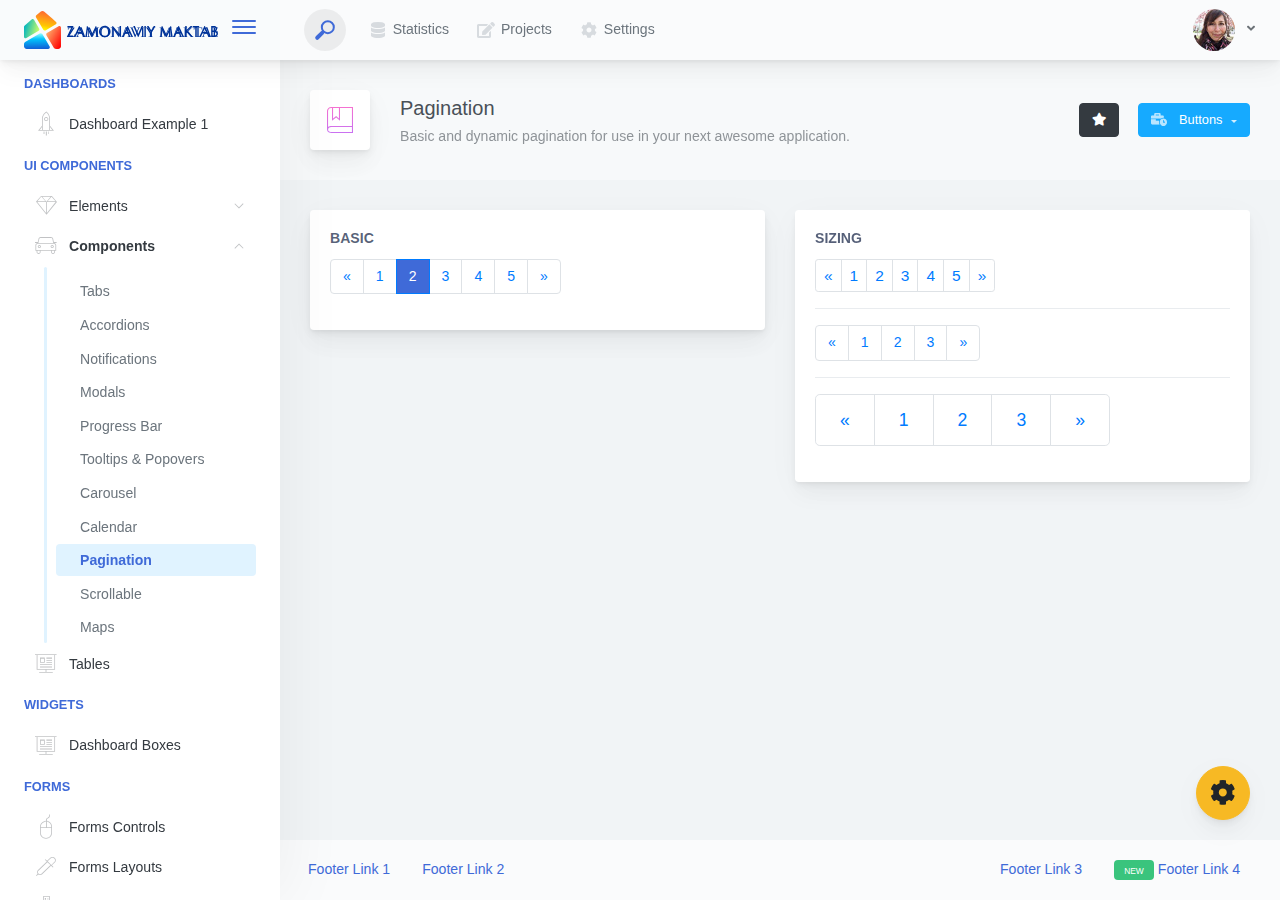
<file: ModernSchool/wwwroot/architectui-html-free/components-pagination.html>
<!doctype html>
<html lang="en">

<head>
    <meta charset="utf-8">
    <meta http-equiv="X-UA-Compatible" content="IE=edge">
    <meta http-equiv="Content-Language" content="en">
    <meta http-equiv="Content-Type" content="text/html; charset=utf-8"/>
    <title>Pagination - Basic and dynamic pagination for use in your next awesome application.</title>
    <meta name="viewport" content="width=device-width, initial-scale=1, maximum-scale=1, user-scalable=no, shrink-to-fit=no" />
    <meta name="description" content="Basic and dynamic pagination for use in your next awesome application.">
    <meta name="msapplication-tap-highlight" content="no">
    <!--
    =========================================================
    * ArchitectUI HTML Theme Dashboard - v1.0.0
    =========================================================
    * Product Page: https://dashboardpack.com
    * Copyright 2019 DashboardPack (https://dashboardpack.com)
    * Licensed under MIT (https://github.com/DashboardPack/architectui-html-theme-free/blob/master/LICENSE)
    =========================================================
    * The above copyright notice and this permission notice shall be included in all copies or substantial portions of the Software.
    -->
<link href="./main.css" rel="stylesheet"></head>
<body>
    <div class="app-container app-theme-white body-tabs-shadow fixed-sidebar fixed-header">
        <div class="app-header header-shadow">
            <div class="app-header__logo">
                <div class="logo-src"></div>
                <div class="header__pane ml-auto">
                    <div>
                        <button type="button" class="hamburger close-sidebar-btn hamburger--elastic" data-class="closed-sidebar">
                            <span class="hamburger-box">
                                <span class="hamburger-inner"></span>
                            </span>
                        </button>
                    </div>
                </div>
            </div>
            <div class="app-header__mobile-menu">
                <div>
                    <button type="button" class="hamburger hamburger--elastic mobile-toggle-nav">
                        <span class="hamburger-box">
                            <span class="hamburger-inner"></span>
                        </span>
                    </button>
                </div>
            </div>
            <div class="app-header__menu">
                <span>
                    <button type="button" class="btn-icon btn-icon-only btn btn-primary btn-sm mobile-toggle-header-nav">
                        <span class="btn-icon-wrapper">
                            <i class="fa fa-ellipsis-v fa-w-6"></i>
                        </span>
                    </button>
                </span>
            </div>    <div class="app-header__content">
                <div class="app-header-left">
                    <div class="search-wrapper">
                        <div class="input-holder">
                            <input type="text" class="search-input" placeholder="Type to search">
                            <button class="search-icon"><span></span></button>
                        </div>
                        <button class="close"></button>
                    </div>
                    <ul class="header-menu nav">
                        <li class="nav-item">
                            <a href="javascript:void(0);" class="nav-link">
                                <i class="nav-link-icon fa fa-database"> </i>
                                Statistics
                            </a>
                        </li>
                        <li class="btn-group nav-item">
                            <a href="javascript:void(0);" class="nav-link">
                                <i class="nav-link-icon fa fa-edit"></i>
                                Projects
                            </a>
                        </li>
                        <li class="dropdown nav-item">
                            <a href="javascript:void(0);" class="nav-link">
                                <i class="nav-link-icon fa fa-cog"></i>
                                Settings
                            </a>
                        </li>
                    </ul>        </div>
                <div class="app-header-right">
                    <div class="header-btn-lg pr-0">
                        <div class="widget-content p-0">
                            <div class="widget-content-wrapper">
                                <div class="widget-content-left">
                                    <div class="btn-group">
                                        <a data-toggle="dropdown" aria-haspopup="true" aria-expanded="false" class="p-0 btn">
                                            <img width="42" class="rounded-circle" src="assets/images/avatars/1.jpg" alt="">
                                            <i class="fa fa-angle-down ml-2 opacity-8"></i>
                                        </a>
                                        <div tabindex="-1" role="menu" aria-hidden="true" class="dropdown-menu dropdown-menu-right">
                                            <button type="button" tabindex="0" class="dropdown-item">User Account</button>
                                            <button type="button" tabindex="0" class="dropdown-item">Settings</button>
                                            <h6 tabindex="-1" class="dropdown-header">Header</h6>
                                            <button type="button" tabindex="0" class="dropdown-item">Actions</button>
                                            <div tabindex="-1" class="dropdown-divider"></div>
                                            <button type="button" tabindex="0" class="dropdown-item">Dividers</button>
                                        </div>
                                    </div>
                                </div>
                                <div class="widget-content-left  ml-3 header-user-info">
                                    <div class="widget-heading">
                                        Alina Mclourd
                                    </div>
                                    <div class="widget-subheading">
                                        VP People Manager
                                    </div>
                                </div>
                                <div class="widget-content-right header-user-info ml-3">
                                    <button type="button" class="btn-shadow p-1 btn btn-primary btn-sm show-toastr-example">
                                        <i class="fa text-white fa-calendar pr-1 pl-1"></i>
                                    </button>
                                </div>
                            </div>
                        </div>
                    </div>        </div>
            </div>
        </div>        <div class="ui-theme-settings">
            <button type="button" id="TooltipDemo" class="btn-open-options btn btn-warning">
                <i class="fa fa-cog fa-w-16 fa-spin fa-2x"></i>
            </button>
            <div class="theme-settings__inner">
                <div class="scrollbar-container">
                    <div class="theme-settings__options-wrapper">
                        <h3 class="themeoptions-heading">Layout Options
                        </h3>
                        <div class="p-3">
                            <ul class="list-group">
                                <li class="list-group-item">
                                    <div class="widget-content p-0">
                                        <div class="widget-content-wrapper">
                                            <div class="widget-content-left mr-3">
                                                <div class="switch has-switch switch-container-class" data-class="fixed-header">
                                                    <div class="switch-animate switch-on">
                                                        <input type="checkbox" checked data-toggle="toggle" data-onstyle="success">
                                                    </div>
                                                </div>
                                            </div>
                                            <div class="widget-content-left">
                                                <div class="widget-heading">Fixed Header
                                                </div>
                                                <div class="widget-subheading">Makes the header top fixed, always visible!
                                                </div>
                                            </div>
                                        </div>
                                    </div>
                                </li>
                                <li class="list-group-item">
                                    <div class="widget-content p-0">
                                        <div class="widget-content-wrapper">
                                            <div class="widget-content-left mr-3">
                                                <div class="switch has-switch switch-container-class" data-class="fixed-sidebar">
                                                    <div class="switch-animate switch-on">
                                                        <input type="checkbox" checked data-toggle="toggle" data-onstyle="success">
                                                    </div>
                                                </div>
                                            </div>
                                            <div class="widget-content-left">
                                                <div class="widget-heading">Fixed Sidebar
                                                </div>
                                                <div class="widget-subheading">Makes the sidebar left fixed, always visible!
                                                </div>
                                            </div>
                                        </div>
                                    </div>
                                </li>
                                <li class="list-group-item">
                                    <div class="widget-content p-0">
                                        <div class="widget-content-wrapper">
                                            <div class="widget-content-left mr-3">
                                                <div class="switch has-switch switch-container-class" data-class="fixed-footer">
                                                    <div class="switch-animate switch-off">
                                                        <input type="checkbox" data-toggle="toggle" data-onstyle="success">
                                                    </div>
                                                </div>
                                            </div>
                                            <div class="widget-content-left">
                                                <div class="widget-heading">Fixed Footer
                                                </div>
                                                <div class="widget-subheading">Makes the app footer bottom fixed, always visible!
                                                </div>
                                            </div>
                                        </div>
                                    </div>
                                </li>
                            </ul>
                        </div>
                        <h3 class="themeoptions-heading">
                            <div>
                                Header Options
                            </div>
                            <button type="button" class="btn-pill btn-shadow btn-wide ml-auto btn btn-focus btn-sm switch-header-cs-class" data-class="">
                                Restore Default
                            </button>
                        </h3>
                        <div class="p-3">
                            <ul class="list-group">
                                <li class="list-group-item">
                                    <h5 class="pb-2">Choose Color Scheme
                                    </h5>
                                    <div class="theme-settings-swatches">
                                        <div class="swatch-holder bg-primary switch-header-cs-class" data-class="bg-primary header-text-light">
                                        </div>
                                        <div class="swatch-holder bg-secondary switch-header-cs-class" data-class="bg-secondary header-text-light">
                                        </div>
                                        <div class="swatch-holder bg-success switch-header-cs-class" data-class="bg-success header-text-dark">
                                        </div>
                                        <div class="swatch-holder bg-info switch-header-cs-class" data-class="bg-info header-text-dark">
                                        </div>
                                        <div class="swatch-holder bg-warning switch-header-cs-class" data-class="bg-warning header-text-dark">
                                        </div>
                                        <div class="swatch-holder bg-danger switch-header-cs-class" data-class="bg-danger header-text-light">
                                        </div>
                                        <div class="swatch-holder bg-light switch-header-cs-class" data-class="bg-light header-text-dark">
                                        </div>
                                        <div class="swatch-holder bg-dark switch-header-cs-class" data-class="bg-dark header-text-light">
                                        </div>
                                        <div class="swatch-holder bg-focus switch-header-cs-class" data-class="bg-focus header-text-light">
                                        </div>
                                        <div class="swatch-holder bg-alternate switch-header-cs-class" data-class="bg-alternate header-text-light">
                                        </div>
                                        <div class="divider">
                                        </div>
                                        <div class="swatch-holder bg-vicious-stance switch-header-cs-class" data-class="bg-vicious-stance header-text-light">
                                        </div>
                                        <div class="swatch-holder bg-midnight-bloom switch-header-cs-class" data-class="bg-midnight-bloom header-text-light">
                                        </div>
                                        <div class="swatch-holder bg-night-sky switch-header-cs-class" data-class="bg-night-sky header-text-light">
                                        </div>
                                        <div class="swatch-holder bg-slick-carbon switch-header-cs-class" data-class="bg-slick-carbon header-text-light">
                                        </div>
                                        <div class="swatch-holder bg-asteroid switch-header-cs-class" data-class="bg-asteroid header-text-light">
                                        </div>
                                        <div class="swatch-holder bg-royal switch-header-cs-class" data-class="bg-royal header-text-light">
                                        </div>
                                        <div class="swatch-holder bg-warm-flame switch-header-cs-class" data-class="bg-warm-flame header-text-dark">
                                        </div>
                                        <div class="swatch-holder bg-night-fade switch-header-cs-class" data-class="bg-night-fade header-text-dark">
                                        </div>
                                        <div class="swatch-holder bg-sunny-morning switch-header-cs-class" data-class="bg-sunny-morning header-text-dark">
                                        </div>
                                        <div class="swatch-holder bg-tempting-azure switch-header-cs-class" data-class="bg-tempting-azure header-text-dark">
                                        </div>
                                        <div class="swatch-holder bg-amy-crisp switch-header-cs-class" data-class="bg-amy-crisp header-text-dark">
                                        </div>
                                        <div class="swatch-holder bg-heavy-rain switch-header-cs-class" data-class="bg-heavy-rain header-text-dark">
                                        </div>
                                        <div class="swatch-holder bg-mean-fruit switch-header-cs-class" data-class="bg-mean-fruit header-text-dark">
                                        </div>
                                        <div class="swatch-holder bg-malibu-beach switch-header-cs-class" data-class="bg-malibu-beach header-text-light">
                                        </div>
                                        <div class="swatch-holder bg-deep-blue switch-header-cs-class" data-class="bg-deep-blue header-text-dark">
                                        </div>
                                        <div class="swatch-holder bg-ripe-malin switch-header-cs-class" data-class="bg-ripe-malin header-text-light">
                                        </div>
                                        <div class="swatch-holder bg-arielle-smile switch-header-cs-class" data-class="bg-arielle-smile header-text-light">
                                        </div>
                                        <div class="swatch-holder bg-plum-plate switch-header-cs-class" data-class="bg-plum-plate header-text-light">
                                        </div>
                                        <div class="swatch-holder bg-happy-fisher switch-header-cs-class" data-class="bg-happy-fisher header-text-dark">
                                        </div>
                                        <div class="swatch-holder bg-happy-itmeo switch-header-cs-class" data-class="bg-happy-itmeo header-text-light">
                                        </div>
                                        <div class="swatch-holder bg-mixed-hopes switch-header-cs-class" data-class="bg-mixed-hopes header-text-light">
                                        </div>
                                        <div class="swatch-holder bg-strong-bliss switch-header-cs-class" data-class="bg-strong-bliss header-text-light">
                                        </div>
                                        <div class="swatch-holder bg-grow-early switch-header-cs-class" data-class="bg-grow-early header-text-light">
                                        </div>
                                        <div class="swatch-holder bg-love-kiss switch-header-cs-class" data-class="bg-love-kiss header-text-light">
                                        </div>
                                        <div class="swatch-holder bg-premium-dark switch-header-cs-class" data-class="bg-premium-dark header-text-light">
                                        </div>
                                        <div class="swatch-holder bg-happy-green switch-header-cs-class" data-class="bg-happy-green header-text-light">
                                        </div>
                                    </div>
                                </li>
                            </ul>
                        </div>
                        <h3 class="themeoptions-heading">
                            <div>Sidebar Options</div>
                            <button type="button" class="btn-pill btn-shadow btn-wide ml-auto btn btn-focus btn-sm switch-sidebar-cs-class" data-class="">
                                Restore Default
                            </button>
                        </h3>
                        <div class="p-3">
                            <ul class="list-group">
                                <li class="list-group-item">
                                    <h5 class="pb-2">Choose Color Scheme
                                    </h5>
                                    <div class="theme-settings-swatches">
                                        <div class="swatch-holder bg-primary switch-sidebar-cs-class" data-class="bg-primary sidebar-text-light">
                                        </div>
                                        <div class="swatch-holder bg-secondary switch-sidebar-cs-class" data-class="bg-secondary sidebar-text-light">
                                        </div>
                                        <div class="swatch-holder bg-success switch-sidebar-cs-class" data-class="bg-success sidebar-text-dark">
                                        </div>
                                        <div class="swatch-holder bg-info switch-sidebar-cs-class" data-class="bg-info sidebar-text-dark">
                                        </div>
                                        <div class="swatch-holder bg-warning switch-sidebar-cs-class" data-class="bg-warning sidebar-text-dark">
                                        </div>
                                        <div class="swatch-holder bg-danger switch-sidebar-cs-class" data-class="bg-danger sidebar-text-light">
                                        </div>
                                        <div class="swatch-holder bg-light switch-sidebar-cs-class" data-class="bg-light sidebar-text-dark">
                                        </div>
                                        <div class="swatch-holder bg-dark switch-sidebar-cs-class" data-class="bg-dark sidebar-text-light">
                                        </div>
                                        <div class="swatch-holder bg-focus switch-sidebar-cs-class" data-class="bg-focus sidebar-text-light">
                                        </div>
                                        <div class="swatch-holder bg-alternate switch-sidebar-cs-class" data-class="bg-alternate sidebar-text-light">
                                        </div>
                                        <div class="divider">
                                        </div>
                                        <div class="swatch-holder bg-vicious-stance switch-sidebar-cs-class" data-class="bg-vicious-stance sidebar-text-light">
                                        </div>
                                        <div class="swatch-holder bg-midnight-bloom switch-sidebar-cs-class" data-class="bg-midnight-bloom sidebar-text-light">
                                        </div>
                                        <div class="swatch-holder bg-night-sky switch-sidebar-cs-class" data-class="bg-night-sky sidebar-text-light">
                                        </div>
                                        <div class="swatch-holder bg-slick-carbon switch-sidebar-cs-class" data-class="bg-slick-carbon sidebar-text-light">
                                        </div>
                                        <div class="swatch-holder bg-asteroid switch-sidebar-cs-class" data-class="bg-asteroid sidebar-text-light">
                                        </div>
                                        <div class="swatch-holder bg-royal switch-sidebar-cs-class" data-class="bg-royal sidebar-text-light">
                                        </div>
                                        <div class="swatch-holder bg-warm-flame switch-sidebar-cs-class" data-class="bg-warm-flame sidebar-text-dark">
                                        </div>
                                        <div class="swatch-holder bg-night-fade switch-sidebar-cs-class" data-class="bg-night-fade sidebar-text-dark">
                                        </div>
                                        <div class="swatch-holder bg-sunny-morning switch-sidebar-cs-class" data-class="bg-sunny-morning sidebar-text-dark">
                                        </div>
                                        <div class="swatch-holder bg-tempting-azure switch-sidebar-cs-class" data-class="bg-tempting-azure sidebar-text-dark">
                                        </div>
                                        <div class="swatch-holder bg-amy-crisp switch-sidebar-cs-class" data-class="bg-amy-crisp sidebar-text-dark">
                                        </div>
                                        <div class="swatch-holder bg-heavy-rain switch-sidebar-cs-class" data-class="bg-heavy-rain sidebar-text-dark">
                                        </div>
                                        <div class="swatch-holder bg-mean-fruit switch-sidebar-cs-class" data-class="bg-mean-fruit sidebar-text-dark">
                                        </div>
                                        <div class="swatch-holder bg-malibu-beach switch-sidebar-cs-class" data-class="bg-malibu-beach sidebar-text-light">
                                        </div>
                                        <div class="swatch-holder bg-deep-blue switch-sidebar-cs-class" data-class="bg-deep-blue sidebar-text-dark">
                                        </div>
                                        <div class="swatch-holder bg-ripe-malin switch-sidebar-cs-class" data-class="bg-ripe-malin sidebar-text-light">
                                        </div>
                                        <div class="swatch-holder bg-arielle-smile switch-sidebar-cs-class" data-class="bg-arielle-smile sidebar-text-light">
                                        </div>
                                        <div class="swatch-holder bg-plum-plate switch-sidebar-cs-class" data-class="bg-plum-plate sidebar-text-light">
                                        </div>
                                        <div class="swatch-holder bg-happy-fisher switch-sidebar-cs-class" data-class="bg-happy-fisher sidebar-text-dark">
                                        </div>
                                        <div class="swatch-holder bg-happy-itmeo switch-sidebar-cs-class" data-class="bg-happy-itmeo sidebar-text-light">
                                        </div>
                                        <div class="swatch-holder bg-mixed-hopes switch-sidebar-cs-class" data-class="bg-mixed-hopes sidebar-text-light">
                                        </div>
                                        <div class="swatch-holder bg-strong-bliss switch-sidebar-cs-class" data-class="bg-strong-bliss sidebar-text-light">
                                        </div>
                                        <div class="swatch-holder bg-grow-early switch-sidebar-cs-class" data-class="bg-grow-early sidebar-text-light">
                                        </div>
                                        <div class="swatch-holder bg-love-kiss switch-sidebar-cs-class" data-class="bg-love-kiss sidebar-text-light">
                                        </div>
                                        <div class="swatch-holder bg-premium-dark switch-sidebar-cs-class" data-class="bg-premium-dark sidebar-text-light">
                                        </div>
                                        <div class="swatch-holder bg-happy-green switch-sidebar-cs-class" data-class="bg-happy-green sidebar-text-light">
                                        </div>
                                    </div>
                                </li>
                            </ul>
                        </div>
                        <h3 class="themeoptions-heading">
                            <div>Main Content Options</div>
                            <button type="button" class="btn-pill btn-shadow btn-wide ml-auto active btn btn-focus btn-sm">Restore Default
                            </button>
                        </h3>
                        <div class="p-3">
                            <ul class="list-group">
                                <li class="list-group-item">
                                    <h5 class="pb-2">Page Section Tabs
                                    </h5>
                                    <div class="theme-settings-swatches">
                                        <div role="group" class="mt-2 btn-group">
                                            <button type="button" class="btn-wide btn-shadow btn-primary btn btn-secondary switch-theme-class" data-class="body-tabs-line">
                                                Line
                                            </button>
                                            <button type="button" class="btn-wide btn-shadow btn-primary active btn btn-secondary switch-theme-class" data-class="body-tabs-shadow">
                                                Shadow
                                            </button>
                                        </div>
                                    </div>
                                </li>
                            </ul>
                        </div>
                    </div>
                </div>
            </div>
        </div>        <div class="app-main">
                <div class="app-sidebar sidebar-shadow">
                    <div class="app-header__logo">
                        <div class="logo-src"></div>
                        <div class="header__pane ml-auto">
                            <div>
                                <button type="button" class="hamburger close-sidebar-btn hamburger--elastic" data-class="closed-sidebar">
                                    <span class="hamburger-box">
                                        <span class="hamburger-inner"></span>
                                    </span>
                                </button>
                            </div>
                        </div>
                    </div>
                    <div class="app-header__mobile-menu">
                        <div>
                            <button type="button" class="hamburger hamburger--elastic mobile-toggle-nav">
                                <span class="hamburger-box">
                                    <span class="hamburger-inner"></span>
                                </span>
                            </button>
                        </div>
                    </div>
                    <div class="app-header__menu">
                        <span>
                            <button type="button" class="btn-icon btn-icon-only btn btn-primary btn-sm mobile-toggle-header-nav">
                                <span class="btn-icon-wrapper">
                                    <i class="fa fa-ellipsis-v fa-w-6"></i>
                                </span>
                            </button>
                        </span>
                    </div>    <div class="scrollbar-sidebar">
                        <div class="app-sidebar__inner">
                            <ul class="vertical-nav-menu">
                                <li class="app-sidebar__heading">Dashboards</li>
                                <li>
                                    <a href="index.html">
                                        <i class="metismenu-icon pe-7s-rocket"></i>
                                        Dashboard Example 1
                                    </a>
                                </li>
                                <li class="app-sidebar__heading">UI Components</li>
                                <li
                                    
                                    
                                    
                                    
                                    
                                    
                                    
                                    
                                >
                                    <a href="#">
                                        <i class="metismenu-icon pe-7s-diamond"></i>
                                        Elements
                                        <i class="metismenu-state-icon pe-7s-angle-down caret-left"></i>
                                    </a>
                                    <ul
                                        
                                        
                                        
                                        
                                        
                                        
                                        
                                        
                                    >
                                        <li>
                                            <a href="elements-buttons-standard.html">
                                                <i class="metismenu-icon"></i>
                                                Buttons
                                            </a>
                                        </li>
                                        <li>
                                            <a href="elements-dropdowns.html">
                                                <i class="metismenu-icon">
                                                </i>Dropdowns
                                            </a>
                                        </li>
                                        <li>
                                            <a href="elements-icons.html">
                                                <i class="metismenu-icon">
                                                </i>Icons
                                            </a>
                                        </li>
                                        <li>
                                            <a href="elements-badges-labels.html">
                                                <i class="metismenu-icon">
                                                </i>Badges
                                            </a>
                                        </li>
                                        <li>
                                            <a href="elements-cards.html">
                                                <i class="metismenu-icon">
                                                </i>Cards
                                            </a>
                                        </li>
                                        <li>
                                            <a href="elements-list-group.html">
                                                <i class="metismenu-icon">
                                                </i>List Groups
                                            </a>
                                        </li>
                                        <li>
                                            <a href="elements-navigation.html">
                                                <i class="metismenu-icon">
                                                </i>Navigation Menus
                                            </a>
                                        </li>
                                        <li>
                                            <a href="elements-utilities.html">
                                                <i class="metismenu-icon">
                                                </i>Utilities
                                            </a>
                                        </li>
                                    </ul>
                                </li>
                                <li
                                    
                                    
                                    
                                    
                                    
                                    
                                    
                                    
                                     class="mm-active"
                                    
                                    
                                >
                                    <a href="#">
                                        <i class="metismenu-icon pe-7s-car"></i>
                                        Components
                                        <i class="metismenu-state-icon pe-7s-angle-down caret-left"></i>
                                    </a>
                                    <ul
                                        
                                        
                                        
                                        
                                        
                                        
                                        
                                        
                                         class="mm-show"
                                        
                                        
                                    >
                                        <li>
                                            <a href="components-tabs.html">
                                                <i class="metismenu-icon">
                                                </i>Tabs
                                            </a>
                                        </li>
                                        <li>
                                            <a href="components-accordions.html">
                                                <i class="metismenu-icon">
                                                </i>Accordions
                                            </a>
                                        </li>
                                        <li>
                                            <a href="components-notifications.html">
                                                <i class="metismenu-icon">
                                                </i>Notifications
                                            </a>
                                        </li>
                                        <li>
                                            <a href="components-modals.html">
                                                <i class="metismenu-icon">
                                                </i>Modals
                                            </a>
                                        </li>
                                        <li>
                                            <a href="components-progress-bar.html">
                                                <i class="metismenu-icon">
                                                </i>Progress Bar
                                            </a>
                                        </li>
                                        <li>
                                            <a href="components-tooltips-popovers.html">
                                                <i class="metismenu-icon">
                                                </i>Tooltips &amp; Popovers
                                            </a>
                                        </li>
                                        <li>
                                            <a href="components-carousel.html">
                                                <i class="metismenu-icon">
                                                </i>Carousel
                                            </a>
                                        </li>
                                        <li>
                                            <a href="components-calendar.html">
                                                <i class="metismenu-icon">
                                                </i>Calendar
                                            </a>
                                        </li>
                                        <li>
                                            <a href="components-pagination.html" class="mm-active">
                                                <i class="metismenu-icon">
                                                </i>Pagination
                                            </a>
                                        </li>
                                        <li>
                                            <a href="components-scrollable-elements.html">
                                                <i class="metismenu-icon">
                                                </i>Scrollable
                                            </a>
                                        </li>
                                        <li>
                                            <a href="components-maps.html">
                                                <i class="metismenu-icon">
                                                </i>Maps
                                            </a>
                                        </li>
                                    </ul>
                                </li>
                                <li  >
                                    <a href="tables-regular.html">
                                        <i class="metismenu-icon pe-7s-display2"></i>
                                        Tables
                                    </a>
                                </li>
                                <li class="app-sidebar__heading">Widgets</li>
                                <li>
                                    <a href="dashboard-boxes.html">
                                        <i class="metismenu-icon pe-7s-display2"></i>
                                        Dashboard Boxes
                                    </a>
                                </li>
                                <li class="app-sidebar__heading">Forms</li>
                                <li>
                                    <a href="forms-controls.html">
                                        <i class="metismenu-icon pe-7s-mouse">
                                        </i>Forms Controls
                                    </a>
                                </li>
                                <li>
                                    <a href="forms-layouts.html">
                                        <i class="metismenu-icon pe-7s-eyedropper">
                                        </i>Forms Layouts
                                    </a>
                                </li>
                                <li>
                                    <a href="forms-validation.html">
                                        <i class="metismenu-icon pe-7s-pendrive">
                                        </i>Forms Validation
                                    </a>
                                </li>
                                <li class="app-sidebar__heading">Charts</li>
                                <li>
                                    <a href="charts-chartjs.html">
                                        <i class="metismenu-icon pe-7s-graph2">
                                        </i>ChartJS
                                    </a>
                                </li>
                                <li class="app-sidebar__heading">PRO Version</li>
                                <li>
                                    <a href="https://dashboardpack.com/theme-details/architectui-dashboard-html-pro/" target="_blank">
                                        <i class="metismenu-icon pe-7s-graph2">
                                        </i>
                                        Upgrade to PRO
                                    </a>
                                </li>
                            </ul>
                        </div>
                    </div>
                </div>    <div class="app-main__outer">
                    <div class="app-main__inner">
                        <div class="app-page-title">
                            <div class="page-title-wrapper">
                                <div class="page-title-heading">
                                    <div class="page-title-icon">
                                        <i class="pe-7s-notebook icon-gradient bg-mixed-hopes">
                                        </i>
                                    </div>
                                    <div>Pagination
                                        <div class="page-title-subheading">Basic and dynamic pagination for use in your next awesome application.
                                        </div>
                                    </div>
                                </div>
                                <div class="page-title-actions">
                                    <button type="button" data-toggle="tooltip" title="Example Tooltip" data-placement="bottom" class="btn-shadow mr-3 btn btn-dark">
                                        <i class="fa fa-star"></i>
                                    </button>
                                    <div class="d-inline-block dropdown">
                                        <button type="button" data-toggle="dropdown" aria-haspopup="true" aria-expanded="false" class="btn-shadow dropdown-toggle btn btn-info">
                                            <span class="btn-icon-wrapper pr-2 opacity-7">
                                                <i class="fa fa-business-time fa-w-20"></i>
                                            </span>
                                            Buttons
                                        </button>
                                        <div tabindex="-1" role="menu" aria-hidden="true" class="dropdown-menu dropdown-menu-right">
                                            <ul class="nav flex-column">
                                                <li class="nav-item">
                                                    <a href="javascript:void(0);" class="nav-link">
                                                        <i class="nav-link-icon lnr-inbox"></i>
                                                        <span>
                                                            Inbox
                                                        </span>
                                                        <div class="ml-auto badge badge-pill badge-secondary">86</div>
                                                    </a>
                                                </li>
                                                <li class="nav-item">
                                                    <a href="javascript:void(0);" class="nav-link">
                                                        <i class="nav-link-icon lnr-book"></i>
                                                        <span>
                                                            Book
                                                        </span>
                                                        <div class="ml-auto badge badge-pill badge-danger">5</div>
                                                    </a>
                                                </li>
                                                <li class="nav-item">
                                                    <a href="javascript:void(0);" class="nav-link">
                                                        <i class="nav-link-icon lnr-picture"></i>
                                                        <span>
                                                            Picture
                                                        </span>
                                                    </a>
                                                </li>
                                                <li class="nav-item">
                                                    <a disabled href="javascript:void(0);" class="nav-link disabled">
                                                        <i class="nav-link-icon lnr-file-empty"></i>
                                                        <span>
                                                            File Disabled
                                                        </span>
                                                    </a>
                                                </li>
                                            </ul>
                                        </div>
                                    </div>
                                </div>    </div>
                        </div>            <div class="row">
                            <div class="col-lg-6">
                                <div class="main-card mb-3 card">
                                    <div class="card-body"><h5 class="card-title">Basic</h5>
                                        <nav class="" aria-label="Page navigation example">
                                            <ul class="pagination">
                                                <li class="page-item"><a href="javascript:void(0);" class="page-link" aria-label="Previous"><span aria-hidden="true">«</span><span class="sr-only">Previous</span></a></li>
                                                <li class="page-item"><a href="javascript:void(0);" class="page-link">1</a></li>
                                                <li class="page-item active"><a href="javascript:void(0);" class="page-link">2</a></li>
                                                <li class="page-item"><a href="javascript:void(0);" class="page-link">3</a></li>
                                                <li class="page-item"><a href="javascript:void(0);" class="page-link">4</a></li>
                                                <li class="page-item"><a href="javascript:void(0);" class="page-link">5</a></li>
                                                <li class="page-item"><a href="javascript:void(0);" class="page-link" aria-label="Next"><span aria-hidden="true">»</span><span class="sr-only">Next</span></a></li>
                                            </ul>
                                        </nav>
                                    </div>
                                </div>
                            </div>
                            <div class="col-lg-6">
                                <div class="main-card mb-3 card">
                                    <div class="card-body"><h5 class="card-title">Sizing</h5>
                                        <nav class="" aria-label="Page navigation example">
                                            <ul class="pagination pagination-sm">
                                                <li class="page-item"><a href="javascript:void(0);" class="page-link" aria-label="Previous"><span aria-hidden="true">«</span><span class="sr-only">Previous</span></a></li>
                                                <li class="page-item"><a href="javascript:void(0);" class="page-link">1</a></li>
                                                <li class="page-item"><a href="javascript:void(0);" class="page-link">2</a></li>
                                                <li class="page-item"><a href="javascript:void(0);" class="page-link">3</a></li>
                                                <li class="page-item"><a href="javascript:void(0);" class="page-link">4</a></li>
                                                <li class="page-item"><a href="javascript:void(0);" class="page-link">5</a></li>
                                                <li class="page-item"><a href="javascript:void(0);" class="page-link" aria-label="Next"><span aria-hidden="true">»</span><span class="sr-only">Next</span></a></li>
                                            </ul>
                                        </nav>
                                        <div class="divider"></div>
                                        <nav class="" aria-label="Page navigation example">
                                            <ul class="pagination">
                                                <li class="page-item"><a href="javascript:void(0);" class="page-link" aria-label="Previous"><span aria-hidden="true">«</span><span class="sr-only">Previous</span></a></li>
                                                <li class="page-item"><a href="javascript:void(0);" class="page-link">1</a></li>
                                                <li class="page-item"><a href="javascript:void(0);" class="page-link">2</a></li>
                                                <li class="page-item"><a href="javascript:void(0);" class="page-link">3</a></li>
                                                <li class="page-item"><a href="javascript:void(0);" class="page-link" aria-label="Next"><span aria-hidden="true">»</span><span class="sr-only">Next</span></a></li>
                                            </ul>
                                        </nav>
                                        <div class="divider"></div>
                                        <nav class="" aria-label="Page navigation example">
                                            <ul class="pagination pagination-lg">
                                                <li class="page-item"><a href="javascript:void(0);" class="page-link" aria-label="Previous"><span aria-hidden="true">«</span><span class="sr-only">Previous</span></a></li>
                                                <li class="page-item"><a href="javascript:void(0);" class="page-link">1</a></li>
                                                <li class="page-item"><a href="javascript:void(0);" class="page-link">2</a></li>
                                                <li class="page-item"><a href="javascript:void(0);" class="page-link">3</a></li>
                                                <li class="page-item"><a href="javascript:void(0);" class="page-link" aria-label="Next"><span aria-hidden="true">»</span><span class="sr-only">Next</span></a></li>
                                            </ul>
                                        </nav>
                                    </div>
                                </div>
                            </div>
                        </div>
                    </div>
                    <div class="app-wrapper-footer">
                        <div class="app-footer">
                            <div class="app-footer__inner">
                                <div class="app-footer-left">
                                    <ul class="nav">
                                        <li class="nav-item">
                                            <a href="javascript:void(0);" class="nav-link">
                                                Footer Link 1
                                            </a>
                                        </li>
                                        <li class="nav-item">
                                            <a href="javascript:void(0);" class="nav-link">
                                                Footer Link 2
                                            </a>
                                        </li>
                                    </ul>
                                </div>
                                <div class="app-footer-right">
                                    <ul class="nav">
                                        <li class="nav-item">
                                            <a href="javascript:void(0);" class="nav-link">
                                                Footer Link 3
                                            </a>
                                        </li>
                                        <li class="nav-item">
                                            <a href="javascript:void(0);" class="nav-link">
                                                <div class="badge badge-success mr-1 ml-0">
                                                    <small>NEW</small>
                                                </div>
                                                Footer Link 4
                                            </a>
                                        </li>
                                    </ul>
                                </div>
                            </div>
                        </div>
                    </div>    </div>
        </div>
    </div>
<script type="text/javascript" src="./assets/scripts/main.js"></script></body>
</html>
</file>
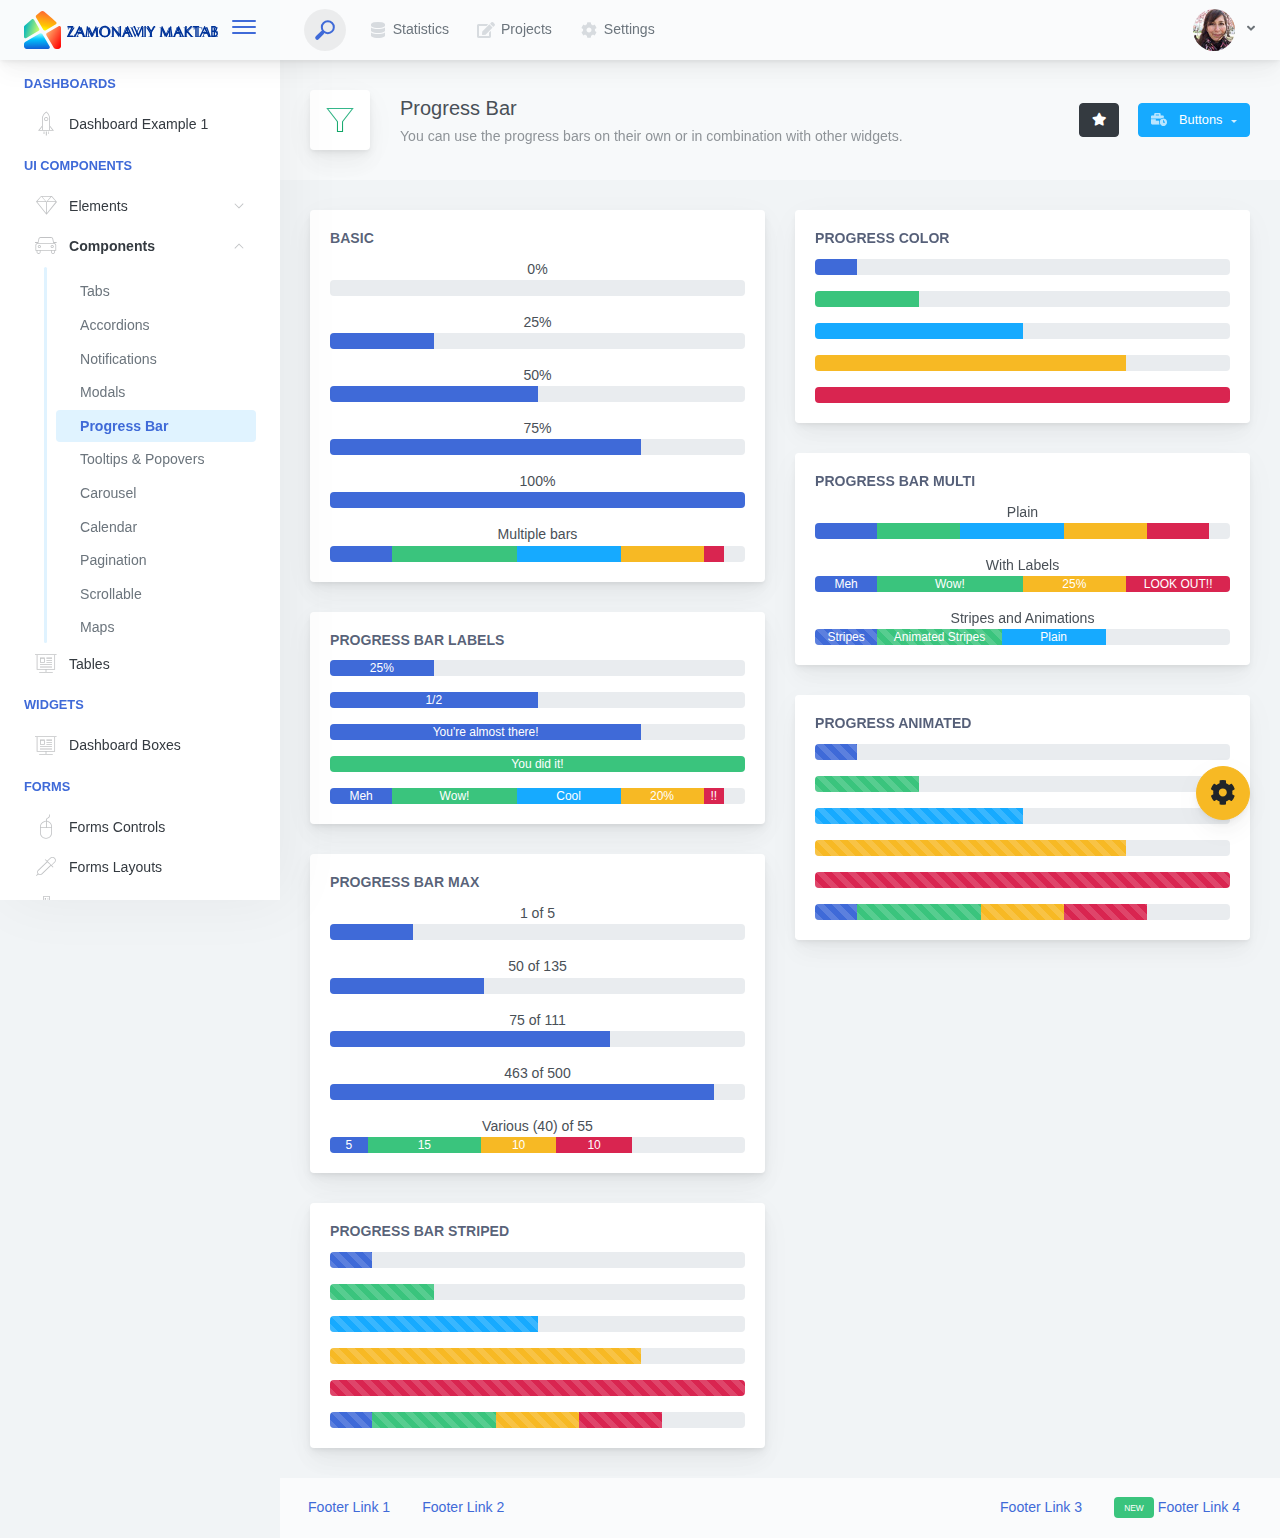
<file: ModernSchool/wwwroot/architectui-html-free/components-progress-bar.html>
<!doctype html>
<html lang="en">

<head>
    <meta charset="utf-8">
    <meta http-equiv="X-UA-Compatible" content="IE=edge">
    <meta http-equiv="Content-Language" content="en">
    <meta http-equiv="Content-Type" content="text/html; charset=utf-8"/>
    <title>Progress Bar - You can use the progress bars on their own or in combination with other widgets.</title>
    <meta name="viewport" content="width=device-width, initial-scale=1, maximum-scale=1, user-scalable=no, shrink-to-fit=no" />
    <meta name="description" content="You can use the progress bars on their own or in combination with other widgets.">
    <meta name="msapplication-tap-highlight" content="no">
    <!--
    =========================================================
    * ArchitectUI HTML Theme Dashboard - v1.0.0
    =========================================================
    * Product Page: https://dashboardpack.com
    * Copyright 2019 DashboardPack (https://dashboardpack.com)
    * Licensed under MIT (https://github.com/DashboardPack/architectui-html-theme-free/blob/master/LICENSE)
    =========================================================
    * The above copyright notice and this permission notice shall be included in all copies or substantial portions of the Software.
    -->
<link href="./main.css" rel="stylesheet"></head>
<body>
    <div class="app-container app-theme-white body-tabs-shadow fixed-sidebar fixed-header">
        <div class="app-header header-shadow">
            <div class="app-header__logo">
                <div class="logo-src"></div>
                <div class="header__pane ml-auto">
                    <div>
                        <button type="button" class="hamburger close-sidebar-btn hamburger--elastic" data-class="closed-sidebar">
                            <span class="hamburger-box">
                                <span class="hamburger-inner"></span>
                            </span>
                        </button>
                    </div>
                </div>
            </div>
            <div class="app-header__mobile-menu">
                <div>
                    <button type="button" class="hamburger hamburger--elastic mobile-toggle-nav">
                        <span class="hamburger-box">
                            <span class="hamburger-inner"></span>
                        </span>
                    </button>
                </div>
            </div>
            <div class="app-header__menu">
                <span>
                    <button type="button" class="btn-icon btn-icon-only btn btn-primary btn-sm mobile-toggle-header-nav">
                        <span class="btn-icon-wrapper">
                            <i class="fa fa-ellipsis-v fa-w-6"></i>
                        </span>
                    </button>
                </span>
            </div>    <div class="app-header__content">
                <div class="app-header-left">
                    <div class="search-wrapper">
                        <div class="input-holder">
                            <input type="text" class="search-input" placeholder="Type to search">
                            <button class="search-icon"><span></span></button>
                        </div>
                        <button class="close"></button>
                    </div>
                    <ul class="header-menu nav">
                        <li class="nav-item">
                            <a href="javascript:void(0);" class="nav-link">
                                <i class="nav-link-icon fa fa-database"> </i>
                                Statistics
                            </a>
                        </li>
                        <li class="btn-group nav-item">
                            <a href="javascript:void(0);" class="nav-link">
                                <i class="nav-link-icon fa fa-edit"></i>
                                Projects
                            </a>
                        </li>
                        <li class="dropdown nav-item">
                            <a href="javascript:void(0);" class="nav-link">
                                <i class="nav-link-icon fa fa-cog"></i>
                                Settings
                            </a>
                        </li>
                    </ul>        </div>
                <div class="app-header-right">
                    <div class="header-btn-lg pr-0">
                        <div class="widget-content p-0">
                            <div class="widget-content-wrapper">
                                <div class="widget-content-left">
                                    <div class="btn-group">
                                        <a data-toggle="dropdown" aria-haspopup="true" aria-expanded="false" class="p-0 btn">
                                            <img width="42" class="rounded-circle" src="assets/images/avatars/1.jpg" alt="">
                                            <i class="fa fa-angle-down ml-2 opacity-8"></i>
                                        </a>
                                        <div tabindex="-1" role="menu" aria-hidden="true" class="dropdown-menu dropdown-menu-right">
                                            <button type="button" tabindex="0" class="dropdown-item">User Account</button>
                                            <button type="button" tabindex="0" class="dropdown-item">Settings</button>
                                            <h6 tabindex="-1" class="dropdown-header">Header</h6>
                                            <button type="button" tabindex="0" class="dropdown-item">Actions</button>
                                            <div tabindex="-1" class="dropdown-divider"></div>
                                            <button type="button" tabindex="0" class="dropdown-item">Dividers</button>
                                        </div>
                                    </div>
                                </div>
                                <div class="widget-content-left  ml-3 header-user-info">
                                    <div class="widget-heading">
                                        Alina Mclourd
                                    </div>
                                    <div class="widget-subheading">
                                        VP People Manager
                                    </div>
                                </div>
                                <div class="widget-content-right header-user-info ml-3">
                                    <button type="button" class="btn-shadow p-1 btn btn-primary btn-sm show-toastr-example">
                                        <i class="fa text-white fa-calendar pr-1 pl-1"></i>
                                    </button>
                                </div>
                            </div>
                        </div>
                    </div>        </div>
            </div>
        </div>        <div class="ui-theme-settings">
            <button type="button" id="TooltipDemo" class="btn-open-options btn btn-warning">
                <i class="fa fa-cog fa-w-16 fa-spin fa-2x"></i>
            </button>
            <div class="theme-settings__inner">
                <div class="scrollbar-container">
                    <div class="theme-settings__options-wrapper">
                        <h3 class="themeoptions-heading">Layout Options
                        </h3>
                        <div class="p-3">
                            <ul class="list-group">
                                <li class="list-group-item">
                                    <div class="widget-content p-0">
                                        <div class="widget-content-wrapper">
                                            <div class="widget-content-left mr-3">
                                                <div class="switch has-switch switch-container-class" data-class="fixed-header">
                                                    <div class="switch-animate switch-on">
                                                        <input type="checkbox" checked data-toggle="toggle" data-onstyle="success">
                                                    </div>
                                                </div>
                                            </div>
                                            <div class="widget-content-left">
                                                <div class="widget-heading">Fixed Header
                                                </div>
                                                <div class="widget-subheading">Makes the header top fixed, always visible!
                                                </div>
                                            </div>
                                        </div>
                                    </div>
                                </li>
                                <li class="list-group-item">
                                    <div class="widget-content p-0">
                                        <div class="widget-content-wrapper">
                                            <div class="widget-content-left mr-3">
                                                <div class="switch has-switch switch-container-class" data-class="fixed-sidebar">
                                                    <div class="switch-animate switch-on">
                                                        <input type="checkbox" checked data-toggle="toggle" data-onstyle="success">
                                                    </div>
                                                </div>
                                            </div>
                                            <div class="widget-content-left">
                                                <div class="widget-heading">Fixed Sidebar
                                                </div>
                                                <div class="widget-subheading">Makes the sidebar left fixed, always visible!
                                                </div>
                                            </div>
                                        </div>
                                    </div>
                                </li>
                                <li class="list-group-item">
                                    <div class="widget-content p-0">
                                        <div class="widget-content-wrapper">
                                            <div class="widget-content-left mr-3">
                                                <div class="switch has-switch switch-container-class" data-class="fixed-footer">
                                                    <div class="switch-animate switch-off">
                                                        <input type="checkbox" data-toggle="toggle" data-onstyle="success">
                                                    </div>
                                                </div>
                                            </div>
                                            <div class="widget-content-left">
                                                <div class="widget-heading">Fixed Footer
                                                </div>
                                                <div class="widget-subheading">Makes the app footer bottom fixed, always visible!
                                                </div>
                                            </div>
                                        </div>
                                    </div>
                                </li>
                            </ul>
                        </div>
                        <h3 class="themeoptions-heading">
                            <div>
                                Header Options
                            </div>
                            <button type="button" class="btn-pill btn-shadow btn-wide ml-auto btn btn-focus btn-sm switch-header-cs-class" data-class="">
                                Restore Default
                            </button>
                        </h3>
                        <div class="p-3">
                            <ul class="list-group">
                                <li class="list-group-item">
                                    <h5 class="pb-2">Choose Color Scheme
                                    </h5>
                                    <div class="theme-settings-swatches">
                                        <div class="swatch-holder bg-primary switch-header-cs-class" data-class="bg-primary header-text-light">
                                        </div>
                                        <div class="swatch-holder bg-secondary switch-header-cs-class" data-class="bg-secondary header-text-light">
                                        </div>
                                        <div class="swatch-holder bg-success switch-header-cs-class" data-class="bg-success header-text-dark">
                                        </div>
                                        <div class="swatch-holder bg-info switch-header-cs-class" data-class="bg-info header-text-dark">
                                        </div>
                                        <div class="swatch-holder bg-warning switch-header-cs-class" data-class="bg-warning header-text-dark">
                                        </div>
                                        <div class="swatch-holder bg-danger switch-header-cs-class" data-class="bg-danger header-text-light">
                                        </div>
                                        <div class="swatch-holder bg-light switch-header-cs-class" data-class="bg-light header-text-dark">
                                        </div>
                                        <div class="swatch-holder bg-dark switch-header-cs-class" data-class="bg-dark header-text-light">
                                        </div>
                                        <div class="swatch-holder bg-focus switch-header-cs-class" data-class="bg-focus header-text-light">
                                        </div>
                                        <div class="swatch-holder bg-alternate switch-header-cs-class" data-class="bg-alternate header-text-light">
                                        </div>
                                        <div class="divider">
                                        </div>
                                        <div class="swatch-holder bg-vicious-stance switch-header-cs-class" data-class="bg-vicious-stance header-text-light">
                                        </div>
                                        <div class="swatch-holder bg-midnight-bloom switch-header-cs-class" data-class="bg-midnight-bloom header-text-light">
                                        </div>
                                        <div class="swatch-holder bg-night-sky switch-header-cs-class" data-class="bg-night-sky header-text-light">
                                        </div>
                                        <div class="swatch-holder bg-slick-carbon switch-header-cs-class" data-class="bg-slick-carbon header-text-light">
                                        </div>
                                        <div class="swatch-holder bg-asteroid switch-header-cs-class" data-class="bg-asteroid header-text-light">
                                        </div>
                                        <div class="swatch-holder bg-royal switch-header-cs-class" data-class="bg-royal header-text-light">
                                        </div>
                                        <div class="swatch-holder bg-warm-flame switch-header-cs-class" data-class="bg-warm-flame header-text-dark">
                                        </div>
                                        <div class="swatch-holder bg-night-fade switch-header-cs-class" data-class="bg-night-fade header-text-dark">
                                        </div>
                                        <div class="swatch-holder bg-sunny-morning switch-header-cs-class" data-class="bg-sunny-morning header-text-dark">
                                        </div>
                                        <div class="swatch-holder bg-tempting-azure switch-header-cs-class" data-class="bg-tempting-azure header-text-dark">
                                        </div>
                                        <div class="swatch-holder bg-amy-crisp switch-header-cs-class" data-class="bg-amy-crisp header-text-dark">
                                        </div>
                                        <div class="swatch-holder bg-heavy-rain switch-header-cs-class" data-class="bg-heavy-rain header-text-dark">
                                        </div>
                                        <div class="swatch-holder bg-mean-fruit switch-header-cs-class" data-class="bg-mean-fruit header-text-dark">
                                        </div>
                                        <div class="swatch-holder bg-malibu-beach switch-header-cs-class" data-class="bg-malibu-beach header-text-light">
                                        </div>
                                        <div class="swatch-holder bg-deep-blue switch-header-cs-class" data-class="bg-deep-blue header-text-dark">
                                        </div>
                                        <div class="swatch-holder bg-ripe-malin switch-header-cs-class" data-class="bg-ripe-malin header-text-light">
                                        </div>
                                        <div class="swatch-holder bg-arielle-smile switch-header-cs-class" data-class="bg-arielle-smile header-text-light">
                                        </div>
                                        <div class="swatch-holder bg-plum-plate switch-header-cs-class" data-class="bg-plum-plate header-text-light">
                                        </div>
                                        <div class="swatch-holder bg-happy-fisher switch-header-cs-class" data-class="bg-happy-fisher header-text-dark">
                                        </div>
                                        <div class="swatch-holder bg-happy-itmeo switch-header-cs-class" data-class="bg-happy-itmeo header-text-light">
                                        </div>
                                        <div class="swatch-holder bg-mixed-hopes switch-header-cs-class" data-class="bg-mixed-hopes header-text-light">
                                        </div>
                                        <div class="swatch-holder bg-strong-bliss switch-header-cs-class" data-class="bg-strong-bliss header-text-light">
                                        </div>
                                        <div class="swatch-holder bg-grow-early switch-header-cs-class" data-class="bg-grow-early header-text-light">
                                        </div>
                                        <div class="swatch-holder bg-love-kiss switch-header-cs-class" data-class="bg-love-kiss header-text-light">
                                        </div>
                                        <div class="swatch-holder bg-premium-dark switch-header-cs-class" data-class="bg-premium-dark header-text-light">
                                        </div>
                                        <div class="swatch-holder bg-happy-green switch-header-cs-class" data-class="bg-happy-green header-text-light">
                                        </div>
                                    </div>
                                </li>
                            </ul>
                        </div>
                        <h3 class="themeoptions-heading">
                            <div>Sidebar Options</div>
                            <button type="button" class="btn-pill btn-shadow btn-wide ml-auto btn btn-focus btn-sm switch-sidebar-cs-class" data-class="">
                                Restore Default
                            </button>
                        </h3>
                        <div class="p-3">
                            <ul class="list-group">
                                <li class="list-group-item">
                                    <h5 class="pb-2">Choose Color Scheme
                                    </h5>
                                    <div class="theme-settings-swatches">
                                        <div class="swatch-holder bg-primary switch-sidebar-cs-class" data-class="bg-primary sidebar-text-light">
                                        </div>
                                        <div class="swatch-holder bg-secondary switch-sidebar-cs-class" data-class="bg-secondary sidebar-text-light">
                                        </div>
                                        <div class="swatch-holder bg-success switch-sidebar-cs-class" data-class="bg-success sidebar-text-dark">
                                        </div>
                                        <div class="swatch-holder bg-info switch-sidebar-cs-class" data-class="bg-info sidebar-text-dark">
                                        </div>
                                        <div class="swatch-holder bg-warning switch-sidebar-cs-class" data-class="bg-warning sidebar-text-dark">
                                        </div>
                                        <div class="swatch-holder bg-danger switch-sidebar-cs-class" data-class="bg-danger sidebar-text-light">
                                        </div>
                                        <div class="swatch-holder bg-light switch-sidebar-cs-class" data-class="bg-light sidebar-text-dark">
                                        </div>
                                        <div class="swatch-holder bg-dark switch-sidebar-cs-class" data-class="bg-dark sidebar-text-light">
                                        </div>
                                        <div class="swatch-holder bg-focus switch-sidebar-cs-class" data-class="bg-focus sidebar-text-light">
                                        </div>
                                        <div class="swatch-holder bg-alternate switch-sidebar-cs-class" data-class="bg-alternate sidebar-text-light">
                                        </div>
                                        <div class="divider">
                                        </div>
                                        <div class="swatch-holder bg-vicious-stance switch-sidebar-cs-class" data-class="bg-vicious-stance sidebar-text-light">
                                        </div>
                                        <div class="swatch-holder bg-midnight-bloom switch-sidebar-cs-class" data-class="bg-midnight-bloom sidebar-text-light">
                                        </div>
                                        <div class="swatch-holder bg-night-sky switch-sidebar-cs-class" data-class="bg-night-sky sidebar-text-light">
                                        </div>
                                        <div class="swatch-holder bg-slick-carbon switch-sidebar-cs-class" data-class="bg-slick-carbon sidebar-text-light">
                                        </div>
                                        <div class="swatch-holder bg-asteroid switch-sidebar-cs-class" data-class="bg-asteroid sidebar-text-light">
                                        </div>
                                        <div class="swatch-holder bg-royal switch-sidebar-cs-class" data-class="bg-royal sidebar-text-light">
                                        </div>
                                        <div class="swatch-holder bg-warm-flame switch-sidebar-cs-class" data-class="bg-warm-flame sidebar-text-dark">
                                        </div>
                                        <div class="swatch-holder bg-night-fade switch-sidebar-cs-class" data-class="bg-night-fade sidebar-text-dark">
                                        </div>
                                        <div class="swatch-holder bg-sunny-morning switch-sidebar-cs-class" data-class="bg-sunny-morning sidebar-text-dark">
                                        </div>
                                        <div class="swatch-holder bg-tempting-azure switch-sidebar-cs-class" data-class="bg-tempting-azure sidebar-text-dark">
                                        </div>
                                        <div class="swatch-holder bg-amy-crisp switch-sidebar-cs-class" data-class="bg-amy-crisp sidebar-text-dark">
                                        </div>
                                        <div class="swatch-holder bg-heavy-rain switch-sidebar-cs-class" data-class="bg-heavy-rain sidebar-text-dark">
                                        </div>
                                        <div class="swatch-holder bg-mean-fruit switch-sidebar-cs-class" data-class="bg-mean-fruit sidebar-text-dark">
                                        </div>
                                        <div class="swatch-holder bg-malibu-beach switch-sidebar-cs-class" data-class="bg-malibu-beach sidebar-text-light">
                                        </div>
                                        <div class="swatch-holder bg-deep-blue switch-sidebar-cs-class" data-class="bg-deep-blue sidebar-text-dark">
                                        </div>
                                        <div class="swatch-holder bg-ripe-malin switch-sidebar-cs-class" data-class="bg-ripe-malin sidebar-text-light">
                                        </div>
                                        <div class="swatch-holder bg-arielle-smile switch-sidebar-cs-class" data-class="bg-arielle-smile sidebar-text-light">
                                        </div>
                                        <div class="swatch-holder bg-plum-plate switch-sidebar-cs-class" data-class="bg-plum-plate sidebar-text-light">
                                        </div>
                                        <div class="swatch-holder bg-happy-fisher switch-sidebar-cs-class" data-class="bg-happy-fisher sidebar-text-dark">
                                        </div>
                                        <div class="swatch-holder bg-happy-itmeo switch-sidebar-cs-class" data-class="bg-happy-itmeo sidebar-text-light">
                                        </div>
                                        <div class="swatch-holder bg-mixed-hopes switch-sidebar-cs-class" data-class="bg-mixed-hopes sidebar-text-light">
                                        </div>
                                        <div class="swatch-holder bg-strong-bliss switch-sidebar-cs-class" data-class="bg-strong-bliss sidebar-text-light">
                                        </div>
                                        <div class="swatch-holder bg-grow-early switch-sidebar-cs-class" data-class="bg-grow-early sidebar-text-light">
                                        </div>
                                        <div class="swatch-holder bg-love-kiss switch-sidebar-cs-class" data-class="bg-love-kiss sidebar-text-light">
                                        </div>
                                        <div class="swatch-holder bg-premium-dark switch-sidebar-cs-class" data-class="bg-premium-dark sidebar-text-light">
                                        </div>
                                        <div class="swatch-holder bg-happy-green switch-sidebar-cs-class" data-class="bg-happy-green sidebar-text-light">
                                        </div>
                                    </div>
                                </li>
                            </ul>
                        </div>
                        <h3 class="themeoptions-heading">
                            <div>Main Content Options</div>
                            <button type="button" class="btn-pill btn-shadow btn-wide ml-auto active btn btn-focus btn-sm">Restore Default
                            </button>
                        </h3>
                        <div class="p-3">
                            <ul class="list-group">
                                <li class="list-group-item">
                                    <h5 class="pb-2">Page Section Tabs
                                    </h5>
                                    <div class="theme-settings-swatches">
                                        <div role="group" class="mt-2 btn-group">
                                            <button type="button" class="btn-wide btn-shadow btn-primary btn btn-secondary switch-theme-class" data-class="body-tabs-line">
                                                Line
                                            </button>
                                            <button type="button" class="btn-wide btn-shadow btn-primary active btn btn-secondary switch-theme-class" data-class="body-tabs-shadow">
                                                Shadow
                                            </button>
                                        </div>
                                    </div>
                                </li>
                            </ul>
                        </div>
                    </div>
                </div>
            </div>
        </div>        <div class="app-main">
                <div class="app-sidebar sidebar-shadow">
                    <div class="app-header__logo">
                        <div class="logo-src"></div>
                        <div class="header__pane ml-auto">
                            <div>
                                <button type="button" class="hamburger close-sidebar-btn hamburger--elastic" data-class="closed-sidebar">
                                    <span class="hamburger-box">
                                        <span class="hamburger-inner"></span>
                                    </span>
                                </button>
                            </div>
                        </div>
                    </div>
                    <div class="app-header__mobile-menu">
                        <div>
                            <button type="button" class="hamburger hamburger--elastic mobile-toggle-nav">
                                <span class="hamburger-box">
                                    <span class="hamburger-inner"></span>
                                </span>
                            </button>
                        </div>
                    </div>
                    <div class="app-header__menu">
                        <span>
                            <button type="button" class="btn-icon btn-icon-only btn btn-primary btn-sm mobile-toggle-header-nav">
                                <span class="btn-icon-wrapper">
                                    <i class="fa fa-ellipsis-v fa-w-6"></i>
                                </span>
                            </button>
                        </span>
                    </div>    <div class="scrollbar-sidebar">
                        <div class="app-sidebar__inner">
                            <ul class="vertical-nav-menu">
                                <li class="app-sidebar__heading">Dashboards</li>
                                <li>
                                    <a href="index.html">
                                        <i class="metismenu-icon pe-7s-rocket"></i>
                                        Dashboard Example 1
                                    </a>
                                </li>
                                <li class="app-sidebar__heading">UI Components</li>
                                <li
                                    
                                    
                                    
                                    
                                    
                                    
                                    
                                    
                                >
                                    <a href="#">
                                        <i class="metismenu-icon pe-7s-diamond"></i>
                                        Elements
                                        <i class="metismenu-state-icon pe-7s-angle-down caret-left"></i>
                                    </a>
                                    <ul
                                        
                                        
                                        
                                        
                                        
                                        
                                        
                                        
                                    >
                                        <li>
                                            <a href="elements-buttons-standard.html">
                                                <i class="metismenu-icon"></i>
                                                Buttons
                                            </a>
                                        </li>
                                        <li>
                                            <a href="elements-dropdowns.html">
                                                <i class="metismenu-icon">
                                                </i>Dropdowns
                                            </a>
                                        </li>
                                        <li>
                                            <a href="elements-icons.html">
                                                <i class="metismenu-icon">
                                                </i>Icons
                                            </a>
                                        </li>
                                        <li>
                                            <a href="elements-badges-labels.html">
                                                <i class="metismenu-icon">
                                                </i>Badges
                                            </a>
                                        </li>
                                        <li>
                                            <a href="elements-cards.html">
                                                <i class="metismenu-icon">
                                                </i>Cards
                                            </a>
                                        </li>
                                        <li>
                                            <a href="elements-list-group.html">
                                                <i class="metismenu-icon">
                                                </i>List Groups
                                            </a>
                                        </li>
                                        <li>
                                            <a href="elements-navigation.html">
                                                <i class="metismenu-icon">
                                                </i>Navigation Menus
                                            </a>
                                        </li>
                                        <li>
                                            <a href="elements-utilities.html">
                                                <i class="metismenu-icon">
                                                </i>Utilities
                                            </a>
                                        </li>
                                    </ul>
                                </li>
                                <li
                                    
                                    
                                    
                                    
                                     class="mm-active"
                                    
                                    
                                    
                                    
                                    
                                    
                                >
                                    <a href="#">
                                        <i class="metismenu-icon pe-7s-car"></i>
                                        Components
                                        <i class="metismenu-state-icon pe-7s-angle-down caret-left"></i>
                                    </a>
                                    <ul
                                        
                                        
                                        
                                        
                                         class="mm-show"
                                        
                                        
                                        
                                        
                                        
                                        
                                    >
                                        <li>
                                            <a href="components-tabs.html">
                                                <i class="metismenu-icon">
                                                </i>Tabs
                                            </a>
                                        </li>
                                        <li>
                                            <a href="components-accordions.html">
                                                <i class="metismenu-icon">
                                                </i>Accordions
                                            </a>
                                        </li>
                                        <li>
                                            <a href="components-notifications.html">
                                                <i class="metismenu-icon">
                                                </i>Notifications
                                            </a>
                                        </li>
                                        <li>
                                            <a href="components-modals.html">
                                                <i class="metismenu-icon">
                                                </i>Modals
                                            </a>
                                        </li>
                                        <li>
                                            <a href="components-progress-bar.html" class="mm-active">
                                                <i class="metismenu-icon">
                                                </i>Progress Bar
                                            </a>
                                        </li>
                                        <li>
                                            <a href="components-tooltips-popovers.html">
                                                <i class="metismenu-icon">
                                                </i>Tooltips &amp; Popovers
                                            </a>
                                        </li>
                                        <li>
                                            <a href="components-carousel.html">
                                                <i class="metismenu-icon">
                                                </i>Carousel
                                            </a>
                                        </li>
                                        <li>
                                            <a href="components-calendar.html">
                                                <i class="metismenu-icon">
                                                </i>Calendar
                                            </a>
                                        </li>
                                        <li>
                                            <a href="components-pagination.html">
                                                <i class="metismenu-icon">
                                                </i>Pagination
                                            </a>
                                        </li>
                                        <li>
                                            <a href="components-scrollable-elements.html">
                                                <i class="metismenu-icon">
                                                </i>Scrollable
                                            </a>
                                        </li>
                                        <li>
                                            <a href="components-maps.html">
                                                <i class="metismenu-icon">
                                                </i>Maps
                                            </a>
                                        </li>
                                    </ul>
                                </li>
                                <li  >
                                    <a href="tables-regular.html">
                                        <i class="metismenu-icon pe-7s-display2"></i>
                                        Tables
                                    </a>
                                </li>
                                <li class="app-sidebar__heading">Widgets</li>
                                <li>
                                    <a href="dashboard-boxes.html">
                                        <i class="metismenu-icon pe-7s-display2"></i>
                                        Dashboard Boxes
                                    </a>
                                </li>
                                <li class="app-sidebar__heading">Forms</li>
                                <li>
                                    <a href="forms-controls.html">
                                        <i class="metismenu-icon pe-7s-mouse">
                                        </i>Forms Controls
                                    </a>
                                </li>
                                <li>
                                    <a href="forms-layouts.html">
                                        <i class="metismenu-icon pe-7s-eyedropper">
                                        </i>Forms Layouts
                                    </a>
                                </li>
                                <li>
                                    <a href="forms-validation.html">
                                        <i class="metismenu-icon pe-7s-pendrive">
                                        </i>Forms Validation
                                    </a>
                                </li>
                                <li class="app-sidebar__heading">Charts</li>
                                <li>
                                    <a href="charts-chartjs.html">
                                        <i class="metismenu-icon pe-7s-graph2">
                                        </i>ChartJS
                                    </a>
                                </li>
                                <li class="app-sidebar__heading">PRO Version</li>
                                <li>
                                    <a href="https://dashboardpack.com/theme-details/architectui-dashboard-html-pro/" target="_blank">
                                        <i class="metismenu-icon pe-7s-graph2">
                                        </i>
                                        Upgrade to PRO
                                    </a>
                                </li>
                            </ul>
                        </div>
                    </div>
                </div>    <div class="app-main__outer">
                    <div class="app-main__inner">
                        <div class="app-page-title">
                            <div class="page-title-wrapper">
                                <div class="page-title-heading">
                                    <div class="page-title-icon">
                                        <i class="pe-7s-filter icon-gradient bg-grow-early">
                                        </i>
                                    </div>
                                    <div>Progress Bar
                                        <div class="page-title-subheading">You can use the progress bars on their own or in combination with other widgets.
                                        </div>
                                    </div>
                                </div>
                                <div class="page-title-actions">
                                    <button type="button" data-toggle="tooltip" title="Example Tooltip" data-placement="bottom" class="btn-shadow mr-3 btn btn-dark">
                                        <i class="fa fa-star"></i>
                                    </button>
                                    <div class="d-inline-block dropdown">
                                        <button type="button" data-toggle="dropdown" aria-haspopup="true" aria-expanded="false" class="btn-shadow dropdown-toggle btn btn-info">
                                            <span class="btn-icon-wrapper pr-2 opacity-7">
                                                <i class="fa fa-business-time fa-w-20"></i>
                                            </span>
                                            Buttons
                                        </button>
                                        <div tabindex="-1" role="menu" aria-hidden="true" class="dropdown-menu dropdown-menu-right">
                                            <ul class="nav flex-column">
                                                <li class="nav-item">
                                                    <a href="javascript:void(0);" class="nav-link">
                                                        <i class="nav-link-icon lnr-inbox"></i>
                                                        <span>
                                                            Inbox
                                                        </span>
                                                        <div class="ml-auto badge badge-pill badge-secondary">86</div>
                                                    </a>
                                                </li>
                                                <li class="nav-item">
                                                    <a href="javascript:void(0);" class="nav-link">
                                                        <i class="nav-link-icon lnr-book"></i>
                                                        <span>
                                                            Book
                                                        </span>
                                                        <div class="ml-auto badge badge-pill badge-danger">5</div>
                                                    </a>
                                                </li>
                                                <li class="nav-item">
                                                    <a href="javascript:void(0);" class="nav-link">
                                                        <i class="nav-link-icon lnr-picture"></i>
                                                        <span>
                                                            Picture
                                                        </span>
                                                    </a>
                                                </li>
                                                <li class="nav-item">
                                                    <a disabled href="javascript:void(0);" class="nav-link disabled">
                                                        <i class="nav-link-icon lnr-file-empty"></i>
                                                        <span>
                                                            File Disabled
                                                        </span>
                                                    </a>
                                                </li>
                                            </ul>
                                        </div>
                                    </div>
                                </div>    </div>
                        </div>            <div class="row">
                            <div class="col-md-6">
                                <div class="main-card mb-3 card">
                                    <div class="card-body"><h5 class="card-title">Basic</h5>
                                        <div class="text-center">0%</div>
                                        <div class="mb-3 progress">
                                            <div class="progress-bar" role="progressbar" aria-valuenow="0" aria-valuemin="0" aria-valuemax="100" style="width: 0%;"></div>
                                        </div>
                                        <div class="text-center">25%</div>
                                        <div class="mb-3 progress">
                                            <div class="progress-bar" role="progressbar" aria-valuenow="25" aria-valuemin="0" aria-valuemax="100" style="width: 25%;"></div>
                                        </div>
                                        <div class="text-center">50%</div>
                                        <div class="mb-3 progress">
                                            <div class="progress-bar" role="progressbar" aria-valuenow="50" aria-valuemin="0" aria-valuemax="100" style="width: 50%;"></div>
                                        </div>
                                        <div class="text-center">75%</div>
                                        <div class="mb-3 progress">
                                            <div class="progress-bar" role="progressbar" aria-valuenow="75" aria-valuemin="0" aria-valuemax="100" style="width: 75%;"></div>
                                        </div>
                                        <div class="text-center">100%</div>
                                        <div class="mb-3 progress">
                                            <div class="progress-bar" role="progressbar" aria-valuenow="100" aria-valuemin="0" aria-valuemax="100" style="width: 100%;"></div>
                                        </div>
                                        <div class="text-center">Multiple bars</div>
                                        <div class="progress">
                                            <div class="progress-bar" role="progressbar" aria-valuenow="15" aria-valuemin="0" aria-valuemax="100" style="width: 15%;"></div>
                                            <div class="progress-bar bg-success" role="progressbar" aria-valuenow="30" aria-valuemin="0" aria-valuemax="100" style="width: 30%;"></div>
                                            <div class="progress-bar bg-info" role="progressbar" aria-valuenow="25" aria-valuemin="0" aria-valuemax="100" style="width: 25%;"></div>
                                            <div class="progress-bar bg-warning" role="progressbar" aria-valuenow="20" aria-valuemin="0" aria-valuemax="100" style="width: 20%;"></div>
                                            <div class="progress-bar bg-danger" role="progressbar" aria-valuenow="5" aria-valuemin="0" aria-valuemax="100" style="width: 5%;"></div>
                                        </div>
                                    </div>
                                </div>
                                <div class="main-card mb-3 card">
                                    <div class="card-body"><h5 class="card-title">Progress bar labels</h5>
                                        <div class="mb-3 progress">
                                            <div class="progress-bar" role="progressbar" aria-valuenow="25" aria-valuemin="0" aria-valuemax="100" style="width: 25%;">25%</div>
                                        </div>
                                        <div class="mb-3 progress">
                                            <div class="progress-bar" role="progressbar" aria-valuenow="50" aria-valuemin="0" aria-valuemax="100" style="width: 50%;">1/2</div>
                                        </div>
                                        <div class="mb-3 progress">
                                            <div class="progress-bar" role="progressbar" aria-valuenow="75" aria-valuemin="0" aria-valuemax="100" style="width: 75%;">You're almost there!</div>
                                        </div>
                                        <div class="mb-3 progress">
                                            <div class="progress-bar bg-success" role="progressbar" aria-valuenow="100" aria-valuemin="0" aria-valuemax="100" style="width: 100%;">You did it!</div>
                                        </div>
                                        <div class="progress">
                                            <div class="progress-bar" role="progressbar" aria-valuenow="15" aria-valuemin="0" aria-valuemax="100" style="width: 15%;">Meh</div>
                                            <div class="progress-bar bg-success" role="progressbar" aria-valuenow="30" aria-valuemin="0" aria-valuemax="100" style="width: 30%;">Wow!</div>
                                            <div class="progress-bar bg-info" role="progressbar" aria-valuenow="25" aria-valuemin="0" aria-valuemax="100" style="width: 25%;">Cool</div>
                                            <div class="progress-bar bg-warning" role="progressbar" aria-valuenow="20" aria-valuemin="0" aria-valuemax="100" style="width: 20%;">20%</div>
                                            <div class="progress-bar bg-danger" role="progressbar" aria-valuenow="5" aria-valuemin="0" aria-valuemax="100" style="width: 5%;">!!</div>
                                        </div>
                                    </div>
                                </div>
                                <div class="main-card mb-3 card">
                                    <div class="card-body"><h5 class="card-title">Progress bar max</h5>
                                        <div class="text-center">1 of 5</div>
                                        <div class="mb-3 progress">
                                            <div class="progress-bar" role="progressbar" aria-valuenow="1" aria-valuemin="0" aria-valuemax="5" style="width: 20%;"></div>
                                        </div>
                                        <div class="text-center">50 of 135</div>
                                        <div class="mb-3 progress">
                                            <div class="progress-bar" role="progressbar" aria-valuenow="50" aria-valuemin="0" aria-valuemax="135" style="width: 37.037%;"></div>
                                        </div>
                                        <div class="text-center">75 of 111</div>
                                        <div class="mb-3 progress">
                                            <div class="progress-bar" role="progressbar" aria-valuenow="75" aria-valuemin="0" aria-valuemax="111" style="width: 67.5676%;"></div>
                                        </div>
                                        <div class="text-center">463 of 500</div>
                                        <div class="mb-3 progress">
                                            <div class="progress-bar" role="progressbar" aria-valuenow="463" aria-valuemin="0" aria-valuemax="500" style="width: 92.6%;"></div>
                                        </div>
                                        <div class="text-center">Various (40) of 55</div>
                                        <div class="progress">
                                            <div class="progress-bar" role="progressbar" aria-valuenow="5" aria-valuemin="0" aria-valuemax="55" style="width: 9.09091%;">5</div>
                                            <div class="progress-bar bg-success" role="progressbar" aria-valuenow="15" aria-valuemin="0" aria-valuemax="55" style="width: 27.2727%;">15</div>
                                            <div class="progress-bar bg-warning" role="progressbar" aria-valuenow="10" aria-valuemin="0" aria-valuemax="55" style="width: 18.1818%;">10</div>
                                            <div class="progress-bar bg-danger" role="progressbar" aria-valuenow="10" aria-valuemin="0" aria-valuemax="55" style="width: 18.1818%;">10</div>
                                        </div>
                                    </div>
                                </div>
                                <div class="main-card mb-3 card">
                                    <div class="card-body"><h5 class="card-title">Progress bar striped</h5>
                                        <div class="mb-3 progress">
                                            <div class="progress-bar progress-bar-striped" role="progressbar" aria-valuenow="10" aria-valuemin="0" aria-valuemax="100" style="width: 10%;"></div>
                                        </div>
                                        <div class="mb-3 progress">
                                            <div class="progress-bar bg-success progress-bar-striped" role="progressbar" aria-valuenow="25" aria-valuemin="0" aria-valuemax="100" style="width: 25%;"></div>
                                        </div>
                                        <div class="mb-3 progress">
                                            <div class="progress-bar bg-info progress-bar-striped" role="progressbar" aria-valuenow="50" aria-valuemin="0" aria-valuemax="100" style="width: 50%;"></div>
                                        </div>
                                        <div class="mb-3 progress">
                                            <div class="progress-bar bg-warning progress-bar-striped" role="progressbar" aria-valuenow="75" aria-valuemin="0" aria-valuemax="100" style="width: 75%;"></div>
                                        </div>
                                        <div class="mb-3 progress">
                                            <div class="progress-bar bg-danger progress-bar-striped" role="progressbar" aria-valuenow="100" aria-valuemin="0" aria-valuemax="100" style="width: 100%;"></div>
                                        </div>
                                        <div class="progress">
                                            <div class="progress-bar progress-bar-striped" role="progressbar" aria-valuenow="10" aria-valuemin="0" aria-valuemax="100" style="width: 10%;"></div>
                                            <div class="progress-bar bg-success progress-bar-striped" role="progressbar" aria-valuenow="30" aria-valuemin="0" aria-valuemax="100" style="width: 30%;"></div>
                                            <div class="progress-bar bg-warning progress-bar-striped" role="progressbar" aria-valuenow="20" aria-valuemin="0" aria-valuemax="100" style="width: 20%;"></div>
                                            <div class="progress-bar bg-danger progress-bar-striped" role="progressbar" aria-valuenow="20" aria-valuemin="0" aria-valuemax="100" style="width: 20%;"></div>
                                        </div>
                                    </div>
                                </div>
                            </div>
                            <div class="col-md-6">
                                <div class="main-card mb-3 card">
                                    <div class="card-body"><h5 class="card-title">Progress color</h5>
                                        <div class="mb-3 progress">
                                            <div class="progress-bar" role="progressbar" aria-valuenow="10" aria-valuemin="0" aria-valuemax="100" style="width: 10%;"></div>
                                        </div>
                                        <div class="mb-3 progress">
                                            <div class="progress-bar bg-success" role="progressbar" aria-valuenow="25" aria-valuemin="0" aria-valuemax="100" style="width: 25%;"></div>
                                        </div>
                                        <div class="mb-3 progress">
                                            <div class="progress-bar bg-info" role="progressbar" aria-valuenow="50" aria-valuemin="0" aria-valuemax="100" style="width: 50%;"></div>
                                        </div>
                                        <div class="mb-3 progress">
                                            <div class="progress-bar bg-warning" role="progressbar" aria-valuenow="75" aria-valuemin="0" aria-valuemax="100" style="width: 75%;"></div>
                                        </div>
                                        <div class="progress">
                                            <div class="progress-bar bg-danger" role="progressbar" aria-valuenow="100" aria-valuemin="0" aria-valuemax="100" style="width: 100%;"></div>
                                        </div>
                                    </div>
                                </div>
                                <div class="main-card mb-3 card">
                                    <div class="card-body"><h5 class="card-title">Progress bar multi</h5>
                                        <div class="text-center">Plain</div>
                                        <div class="mb-3 progress">
                                            <div class="progress-bar" role="progressbar" aria-valuenow="15" aria-valuemin="0" aria-valuemax="100" style="width: 15%;"></div>
                                            <div class="progress-bar bg-success" role="progressbar" aria-valuenow="20" aria-valuemin="0" aria-valuemax="100" style="width: 20%;"></div>
                                            <div class="progress-bar bg-info" role="progressbar" aria-valuenow="25" aria-valuemin="0" aria-valuemax="100" style="width: 25%;"></div>
                                            <div class="progress-bar bg-warning" role="progressbar" aria-valuenow="20" aria-valuemin="0" aria-valuemax="100" style="width: 20%;"></div>
                                            <div class="progress-bar bg-danger" role="progressbar" aria-valuenow="15" aria-valuemin="0" aria-valuemax="100" style="width: 15%;"></div>
                                        </div>
                                        <div class="text-center">With Labels</div>
                                        <div class="mb-3 progress">
                                            <div class="progress-bar" role="progressbar" aria-valuenow="15" aria-valuemin="0" aria-valuemax="100" style="width: 15%;">Meh</div>
                                            <div class="progress-bar bg-success" role="progressbar" aria-valuenow="35" aria-valuemin="0" aria-valuemax="100" style="width: 35%;">Wow!</div>
                                            <div class="progress-bar bg-warning" role="progressbar" aria-valuenow="25" aria-valuemin="0" aria-valuemax="100" style="width: 25%;">25%</div>
                                            <div class="progress-bar bg-danger" role="progressbar" aria-valuenow="25" aria-valuemin="0" aria-valuemax="100" style="width: 25%;">LOOK OUT!!</div>
                                        </div>
                                        <div class="text-center">Stripes and Animations</div>
                                        <div class="progress">
                                            <div class="progress-bar progress-bar-striped" role="progressbar" aria-valuenow="15" aria-valuemin="0" aria-valuemax="100" style="width: 15%;">Stripes</div>
                                            <div class="progress-bar progress-bar-animated bg-success progress-bar-striped" role="progressbar" aria-valuenow="30" aria-valuemin="0" aria-valuemax="100" style="width: 30%;">Animated Stripes</div>
                                            <div class="progress-bar bg-info" role="progressbar" aria-valuenow="25" aria-valuemin="0" aria-valuemax="100" style="width: 25%;">Plain</div>
                                        </div>
                                    </div>
                                </div>
                                <div class="main-card mb-3 card">
                                    <div class="card-body"><h5 class="card-title">Progress animated</h5>
                                        <div class="mb-3 progress">
                                            <div class="progress-bar progress-bar-animated progress-bar-striped" role="progressbar" aria-valuenow="10" aria-valuemin="0" aria-valuemax="100" style="width: 10%;"></div>
                                        </div>
                                        <div class="mb-3 progress">
                                            <div class="progress-bar progress-bar-animated bg-success progress-bar-striped" role="progressbar" aria-valuenow="25" aria-valuemin="0" aria-valuemax="100" style="width: 25%;"></div>
                                        </div>
                                        <div class="mb-3 progress">
                                            <div class="progress-bar progress-bar-animated bg-info progress-bar-striped" role="progressbar" aria-valuenow="50" aria-valuemin="0" aria-valuemax="100" style="width: 50%;"></div>
                                        </div>
                                        <div class="mb-3 progress">
                                            <div class="progress-bar progress-bar-animated bg-warning progress-bar-striped" role="progressbar" aria-valuenow="75" aria-valuemin="0" aria-valuemax="100" style="width: 75%;"></div>
                                        </div>
                                        <div class="mb-3 progress">
                                            <div class="progress-bar progress-bar-animated bg-danger progress-bar-striped" role="progressbar" aria-valuenow="100" aria-valuemin="0" aria-valuemax="100" style="width: 100%;"></div>
                                        </div>
                                        <div class="progress">
                                            <div class="progress-bar progress-bar-animated progress-bar-striped" role="progressbar" aria-valuenow="10" aria-valuemin="0" aria-valuemax="100" style="width: 10%;"></div>
                                            <div class="progress-bar progress-bar-animated bg-success progress-bar-striped" role="progressbar" aria-valuenow="30" aria-valuemin="0" aria-valuemax="100" style="width: 30%;"></div>
                                            <div class="progress-bar progress-bar-animated bg-warning progress-bar-striped" role="progressbar" aria-valuenow="20" aria-valuemin="0" aria-valuemax="100" style="width: 20%;"></div>
                                            <div class="progress-bar progress-bar-animated bg-danger progress-bar-striped" role="progressbar" aria-valuenow="20" aria-valuemin="0" aria-valuemax="100" style="width: 20%;"></div>
                                        </div>
                                    </div>
                                </div>
                            </div>
                        </div>
                    </div>
                    <div class="app-wrapper-footer">
                        <div class="app-footer">
                            <div class="app-footer__inner">
                                <div class="app-footer-left">
                                    <ul class="nav">
                                        <li class="nav-item">
                                            <a href="javascript:void(0);" class="nav-link">
                                                Footer Link 1
                                            </a>
                                        </li>
                                        <li class="nav-item">
                                            <a href="javascript:void(0);" class="nav-link">
                                                Footer Link 2
                                            </a>
                                        </li>
                                    </ul>
                                </div>
                                <div class="app-footer-right">
                                    <ul class="nav">
                                        <li class="nav-item">
                                            <a href="javascript:void(0);" class="nav-link">
                                                Footer Link 3
                                            </a>
                                        </li>
                                        <li class="nav-item">
                                            <a href="javascript:void(0);" class="nav-link">
                                                <div class="badge badge-success mr-1 ml-0">
                                                    <small>NEW</small>
                                                </div>
                                                Footer Link 4
                                            </a>
                                        </li>
                                    </ul>
                                </div>
                            </div>
                        </div>
                    </div>    </div>
        </div>
    </div>
<script type="text/javascript" src="./assets/scripts/main.js"></script></body>
</html>
</file>
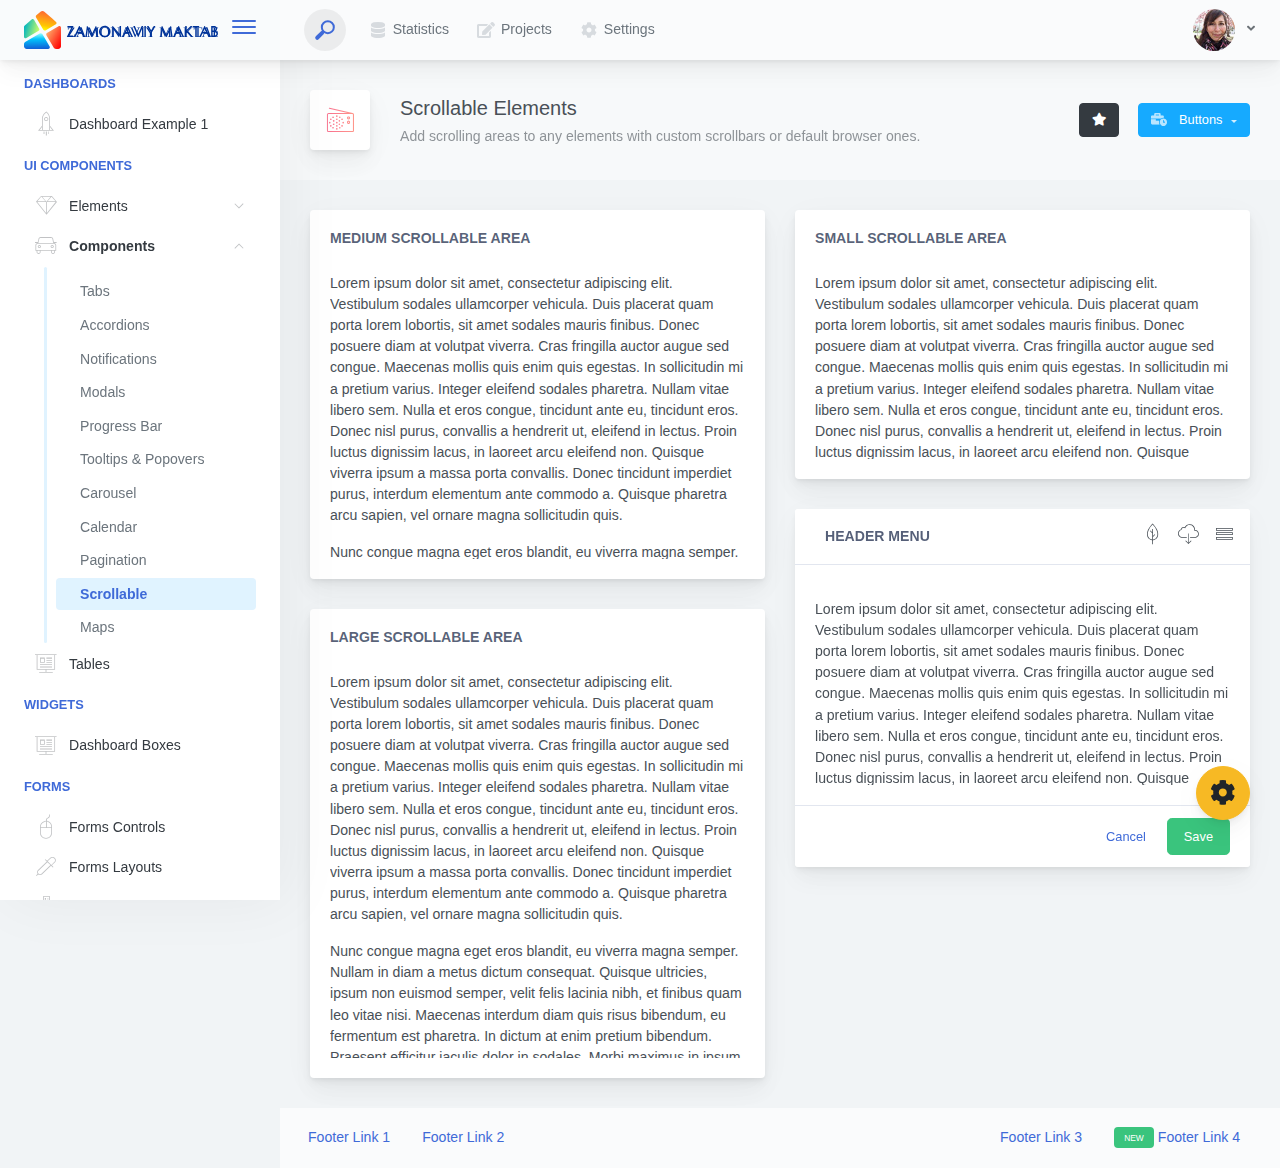
<file: ModernSchool/wwwroot/architectui-html-free/components-scrollable-elements.html>
<!doctype html>
<html lang="en">

<head>
    <meta charset="utf-8">
    <meta http-equiv="X-UA-Compatible" content="IE=edge">
    <meta http-equiv="Content-Language" content="en">
    <meta http-equiv="Content-Type" content="text/html; charset=utf-8"/>
    <title>Scrollable Elements - Add scrolling areas to any elements with custom scrollbars or default browser ones.</title>
    <meta name="viewport" content="width=device-width, initial-scale=1, maximum-scale=1, user-scalable=no, shrink-to-fit=no" />
    <meta name="description" content="Add scrolling areas to any elements with custom scrollbars or default browser ones.">
    <meta name="msapplication-tap-highlight" content="no">
    <!--
    =========================================================
    * ArchitectUI HTML Theme Dashboard - v1.0.0
    =========================================================
    * Product Page: https://dashboardpack.com
    * Copyright 2019 DashboardPack (https://dashboardpack.com)
    * Licensed under MIT (https://github.com/DashboardPack/architectui-html-theme-free/blob/master/LICENSE)
    =========================================================
    * The above copyright notice and this permission notice shall be included in all copies or substantial portions of the Software.
    -->
<link href="./main.css" rel="stylesheet"></head>
<body>
    <div class="app-container app-theme-white body-tabs-shadow fixed-sidebar fixed-header">
        <div class="app-header header-shadow">
            <div class="app-header__logo">
                <div class="logo-src"></div>
                <div class="header__pane ml-auto">
                    <div>
                        <button type="button" class="hamburger close-sidebar-btn hamburger--elastic" data-class="closed-sidebar">
                            <span class="hamburger-box">
                                <span class="hamburger-inner"></span>
                            </span>
                        </button>
                    </div>
                </div>
            </div>
            <div class="app-header__mobile-menu">
                <div>
                    <button type="button" class="hamburger hamburger--elastic mobile-toggle-nav">
                        <span class="hamburger-box">
                            <span class="hamburger-inner"></span>
                        </span>
                    </button>
                </div>
            </div>
            <div class="app-header__menu">
                <span>
                    <button type="button" class="btn-icon btn-icon-only btn btn-primary btn-sm mobile-toggle-header-nav">
                        <span class="btn-icon-wrapper">
                            <i class="fa fa-ellipsis-v fa-w-6"></i>
                        </span>
                    </button>
                </span>
            </div>    <div class="app-header__content">
                <div class="app-header-left">
                    <div class="search-wrapper">
                        <div class="input-holder">
                            <input type="text" class="search-input" placeholder="Type to search">
                            <button class="search-icon"><span></span></button>
                        </div>
                        <button class="close"></button>
                    </div>
                    <ul class="header-menu nav">
                        <li class="nav-item">
                            <a href="javascript:void(0);" class="nav-link">
                                <i class="nav-link-icon fa fa-database"> </i>
                                Statistics
                            </a>
                        </li>
                        <li class="btn-group nav-item">
                            <a href="javascript:void(0);" class="nav-link">
                                <i class="nav-link-icon fa fa-edit"></i>
                                Projects
                            </a>
                        </li>
                        <li class="dropdown nav-item">
                            <a href="javascript:void(0);" class="nav-link">
                                <i class="nav-link-icon fa fa-cog"></i>
                                Settings
                            </a>
                        </li>
                    </ul>        </div>
                <div class="app-header-right">
                    <div class="header-btn-lg pr-0">
                        <div class="widget-content p-0">
                            <div class="widget-content-wrapper">
                                <div class="widget-content-left">
                                    <div class="btn-group">
                                        <a data-toggle="dropdown" aria-haspopup="true" aria-expanded="false" class="p-0 btn">
                                            <img width="42" class="rounded-circle" src="assets/images/avatars/1.jpg" alt="">
                                            <i class="fa fa-angle-down ml-2 opacity-8"></i>
                                        </a>
                                        <div tabindex="-1" role="menu" aria-hidden="true" class="dropdown-menu dropdown-menu-right">
                                            <button type="button" tabindex="0" class="dropdown-item">User Account</button>
                                            <button type="button" tabindex="0" class="dropdown-item">Settings</button>
                                            <h6 tabindex="-1" class="dropdown-header">Header</h6>
                                            <button type="button" tabindex="0" class="dropdown-item">Actions</button>
                                            <div tabindex="-1" class="dropdown-divider"></div>
                                            <button type="button" tabindex="0" class="dropdown-item">Dividers</button>
                                        </div>
                                    </div>
                                </div>
                                <div class="widget-content-left  ml-3 header-user-info">
                                    <div class="widget-heading">
                                        Alina Mclourd
                                    </div>
                                    <div class="widget-subheading">
                                        VP People Manager
                                    </div>
                                </div>
                                <div class="widget-content-right header-user-info ml-3">
                                    <button type="button" class="btn-shadow p-1 btn btn-primary btn-sm show-toastr-example">
                                        <i class="fa text-white fa-calendar pr-1 pl-1"></i>
                                    </button>
                                </div>
                            </div>
                        </div>
                    </div>        </div>
            </div>
        </div>        <div class="ui-theme-settings">
            <button type="button" id="TooltipDemo" class="btn-open-options btn btn-warning">
                <i class="fa fa-cog fa-w-16 fa-spin fa-2x"></i>
            </button>
            <div class="theme-settings__inner">
                <div class="scrollbar-container">
                    <div class="theme-settings__options-wrapper">
                        <h3 class="themeoptions-heading">Layout Options
                        </h3>
                        <div class="p-3">
                            <ul class="list-group">
                                <li class="list-group-item">
                                    <div class="widget-content p-0">
                                        <div class="widget-content-wrapper">
                                            <div class="widget-content-left mr-3">
                                                <div class="switch has-switch switch-container-class" data-class="fixed-header">
                                                    <div class="switch-animate switch-on">
                                                        <input type="checkbox" checked data-toggle="toggle" data-onstyle="success">
                                                    </div>
                                                </div>
                                            </div>
                                            <div class="widget-content-left">
                                                <div class="widget-heading">Fixed Header
                                                </div>
                                                <div class="widget-subheading">Makes the header top fixed, always visible!
                                                </div>
                                            </div>
                                        </div>
                                    </div>
                                </li>
                                <li class="list-group-item">
                                    <div class="widget-content p-0">
                                        <div class="widget-content-wrapper">
                                            <div class="widget-content-left mr-3">
                                                <div class="switch has-switch switch-container-class" data-class="fixed-sidebar">
                                                    <div class="switch-animate switch-on">
                                                        <input type="checkbox" checked data-toggle="toggle" data-onstyle="success">
                                                    </div>
                                                </div>
                                            </div>
                                            <div class="widget-content-left">
                                                <div class="widget-heading">Fixed Sidebar
                                                </div>
                                                <div class="widget-subheading">Makes the sidebar left fixed, always visible!
                                                </div>
                                            </div>
                                        </div>
                                    </div>
                                </li>
                                <li class="list-group-item">
                                    <div class="widget-content p-0">
                                        <div class="widget-content-wrapper">
                                            <div class="widget-content-left mr-3">
                                                <div class="switch has-switch switch-container-class" data-class="fixed-footer">
                                                    <div class="switch-animate switch-off">
                                                        <input type="checkbox" data-toggle="toggle" data-onstyle="success">
                                                    </div>
                                                </div>
                                            </div>
                                            <div class="widget-content-left">
                                                <div class="widget-heading">Fixed Footer
                                                </div>
                                                <div class="widget-subheading">Makes the app footer bottom fixed, always visible!
                                                </div>
                                            </div>
                                        </div>
                                    </div>
                                </li>
                            </ul>
                        </div>
                        <h3 class="themeoptions-heading">
                            <div>
                                Header Options
                            </div>
                            <button type="button" class="btn-pill btn-shadow btn-wide ml-auto btn btn-focus btn-sm switch-header-cs-class" data-class="">
                                Restore Default
                            </button>
                        </h3>
                        <div class="p-3">
                            <ul class="list-group">
                                <li class="list-group-item">
                                    <h5 class="pb-2">Choose Color Scheme
                                    </h5>
                                    <div class="theme-settings-swatches">
                                        <div class="swatch-holder bg-primary switch-header-cs-class" data-class="bg-primary header-text-light">
                                        </div>
                                        <div class="swatch-holder bg-secondary switch-header-cs-class" data-class="bg-secondary header-text-light">
                                        </div>
                                        <div class="swatch-holder bg-success switch-header-cs-class" data-class="bg-success header-text-dark">
                                        </div>
                                        <div class="swatch-holder bg-info switch-header-cs-class" data-class="bg-info header-text-dark">
                                        </div>
                                        <div class="swatch-holder bg-warning switch-header-cs-class" data-class="bg-warning header-text-dark">
                                        </div>
                                        <div class="swatch-holder bg-danger switch-header-cs-class" data-class="bg-danger header-text-light">
                                        </div>
                                        <div class="swatch-holder bg-light switch-header-cs-class" data-class="bg-light header-text-dark">
                                        </div>
                                        <div class="swatch-holder bg-dark switch-header-cs-class" data-class="bg-dark header-text-light">
                                        </div>
                                        <div class="swatch-holder bg-focus switch-header-cs-class" data-class="bg-focus header-text-light">
                                        </div>
                                        <div class="swatch-holder bg-alternate switch-header-cs-class" data-class="bg-alternate header-text-light">
                                        </div>
                                        <div class="divider">
                                        </div>
                                        <div class="swatch-holder bg-vicious-stance switch-header-cs-class" data-class="bg-vicious-stance header-text-light">
                                        </div>
                                        <div class="swatch-holder bg-midnight-bloom switch-header-cs-class" data-class="bg-midnight-bloom header-text-light">
                                        </div>
                                        <div class="swatch-holder bg-night-sky switch-header-cs-class" data-class="bg-night-sky header-text-light">
                                        </div>
                                        <div class="swatch-holder bg-slick-carbon switch-header-cs-class" data-class="bg-slick-carbon header-text-light">
                                        </div>
                                        <div class="swatch-holder bg-asteroid switch-header-cs-class" data-class="bg-asteroid header-text-light">
                                        </div>
                                        <div class="swatch-holder bg-royal switch-header-cs-class" data-class="bg-royal header-text-light">
                                        </div>
                                        <div class="swatch-holder bg-warm-flame switch-header-cs-class" data-class="bg-warm-flame header-text-dark">
                                        </div>
                                        <div class="swatch-holder bg-night-fade switch-header-cs-class" data-class="bg-night-fade header-text-dark">
                                        </div>
                                        <div class="swatch-holder bg-sunny-morning switch-header-cs-class" data-class="bg-sunny-morning header-text-dark">
                                        </div>
                                        <div class="swatch-holder bg-tempting-azure switch-header-cs-class" data-class="bg-tempting-azure header-text-dark">
                                        </div>
                                        <div class="swatch-holder bg-amy-crisp switch-header-cs-class" data-class="bg-amy-crisp header-text-dark">
                                        </div>
                                        <div class="swatch-holder bg-heavy-rain switch-header-cs-class" data-class="bg-heavy-rain header-text-dark">
                                        </div>
                                        <div class="swatch-holder bg-mean-fruit switch-header-cs-class" data-class="bg-mean-fruit header-text-dark">
                                        </div>
                                        <div class="swatch-holder bg-malibu-beach switch-header-cs-class" data-class="bg-malibu-beach header-text-light">
                                        </div>
                                        <div class="swatch-holder bg-deep-blue switch-header-cs-class" data-class="bg-deep-blue header-text-dark">
                                        </div>
                                        <div class="swatch-holder bg-ripe-malin switch-header-cs-class" data-class="bg-ripe-malin header-text-light">
                                        </div>
                                        <div class="swatch-holder bg-arielle-smile switch-header-cs-class" data-class="bg-arielle-smile header-text-light">
                                        </div>
                                        <div class="swatch-holder bg-plum-plate switch-header-cs-class" data-class="bg-plum-plate header-text-light">
                                        </div>
                                        <div class="swatch-holder bg-happy-fisher switch-header-cs-class" data-class="bg-happy-fisher header-text-dark">
                                        </div>
                                        <div class="swatch-holder bg-happy-itmeo switch-header-cs-class" data-class="bg-happy-itmeo header-text-light">
                                        </div>
                                        <div class="swatch-holder bg-mixed-hopes switch-header-cs-class" data-class="bg-mixed-hopes header-text-light">
                                        </div>
                                        <div class="swatch-holder bg-strong-bliss switch-header-cs-class" data-class="bg-strong-bliss header-text-light">
                                        </div>
                                        <div class="swatch-holder bg-grow-early switch-header-cs-class" data-class="bg-grow-early header-text-light">
                                        </div>
                                        <div class="swatch-holder bg-love-kiss switch-header-cs-class" data-class="bg-love-kiss header-text-light">
                                        </div>
                                        <div class="swatch-holder bg-premium-dark switch-header-cs-class" data-class="bg-premium-dark header-text-light">
                                        </div>
                                        <div class="swatch-holder bg-happy-green switch-header-cs-class" data-class="bg-happy-green header-text-light">
                                        </div>
                                    </div>
                                </li>
                            </ul>
                        </div>
                        <h3 class="themeoptions-heading">
                            <div>Sidebar Options</div>
                            <button type="button" class="btn-pill btn-shadow btn-wide ml-auto btn btn-focus btn-sm switch-sidebar-cs-class" data-class="">
                                Restore Default
                            </button>
                        </h3>
                        <div class="p-3">
                            <ul class="list-group">
                                <li class="list-group-item">
                                    <h5 class="pb-2">Choose Color Scheme
                                    </h5>
                                    <div class="theme-settings-swatches">
                                        <div class="swatch-holder bg-primary switch-sidebar-cs-class" data-class="bg-primary sidebar-text-light">
                                        </div>
                                        <div class="swatch-holder bg-secondary switch-sidebar-cs-class" data-class="bg-secondary sidebar-text-light">
                                        </div>
                                        <div class="swatch-holder bg-success switch-sidebar-cs-class" data-class="bg-success sidebar-text-dark">
                                        </div>
                                        <div class="swatch-holder bg-info switch-sidebar-cs-class" data-class="bg-info sidebar-text-dark">
                                        </div>
                                        <div class="swatch-holder bg-warning switch-sidebar-cs-class" data-class="bg-warning sidebar-text-dark">
                                        </div>
                                        <div class="swatch-holder bg-danger switch-sidebar-cs-class" data-class="bg-danger sidebar-text-light">
                                        </div>
                                        <div class="swatch-holder bg-light switch-sidebar-cs-class" data-class="bg-light sidebar-text-dark">
                                        </div>
                                        <div class="swatch-holder bg-dark switch-sidebar-cs-class" data-class="bg-dark sidebar-text-light">
                                        </div>
                                        <div class="swatch-holder bg-focus switch-sidebar-cs-class" data-class="bg-focus sidebar-text-light">
                                        </div>
                                        <div class="swatch-holder bg-alternate switch-sidebar-cs-class" data-class="bg-alternate sidebar-text-light">
                                        </div>
                                        <div class="divider">
                                        </div>
                                        <div class="swatch-holder bg-vicious-stance switch-sidebar-cs-class" data-class="bg-vicious-stance sidebar-text-light">
                                        </div>
                                        <div class="swatch-holder bg-midnight-bloom switch-sidebar-cs-class" data-class="bg-midnight-bloom sidebar-text-light">
                                        </div>
                                        <div class="swatch-holder bg-night-sky switch-sidebar-cs-class" data-class="bg-night-sky sidebar-text-light">
                                        </div>
                                        <div class="swatch-holder bg-slick-carbon switch-sidebar-cs-class" data-class="bg-slick-carbon sidebar-text-light">
                                        </div>
                                        <div class="swatch-holder bg-asteroid switch-sidebar-cs-class" data-class="bg-asteroid sidebar-text-light">
                                        </div>
                                        <div class="swatch-holder bg-royal switch-sidebar-cs-class" data-class="bg-royal sidebar-text-light">
                                        </div>
                                        <div class="swatch-holder bg-warm-flame switch-sidebar-cs-class" data-class="bg-warm-flame sidebar-text-dark">
                                        </div>
                                        <div class="swatch-holder bg-night-fade switch-sidebar-cs-class" data-class="bg-night-fade sidebar-text-dark">
                                        </div>
                                        <div class="swatch-holder bg-sunny-morning switch-sidebar-cs-class" data-class="bg-sunny-morning sidebar-text-dark">
                                        </div>
                                        <div class="swatch-holder bg-tempting-azure switch-sidebar-cs-class" data-class="bg-tempting-azure sidebar-text-dark">
                                        </div>
                                        <div class="swatch-holder bg-amy-crisp switch-sidebar-cs-class" data-class="bg-amy-crisp sidebar-text-dark">
                                        </div>
                                        <div class="swatch-holder bg-heavy-rain switch-sidebar-cs-class" data-class="bg-heavy-rain sidebar-text-dark">
                                        </div>
                                        <div class="swatch-holder bg-mean-fruit switch-sidebar-cs-class" data-class="bg-mean-fruit sidebar-text-dark">
                                        </div>
                                        <div class="swatch-holder bg-malibu-beach switch-sidebar-cs-class" data-class="bg-malibu-beach sidebar-text-light">
                                        </div>
                                        <div class="swatch-holder bg-deep-blue switch-sidebar-cs-class" data-class="bg-deep-blue sidebar-text-dark">
                                        </div>
                                        <div class="swatch-holder bg-ripe-malin switch-sidebar-cs-class" data-class="bg-ripe-malin sidebar-text-light">
                                        </div>
                                        <div class="swatch-holder bg-arielle-smile switch-sidebar-cs-class" data-class="bg-arielle-smile sidebar-text-light">
                                        </div>
                                        <div class="swatch-holder bg-plum-plate switch-sidebar-cs-class" data-class="bg-plum-plate sidebar-text-light">
                                        </div>
                                        <div class="swatch-holder bg-happy-fisher switch-sidebar-cs-class" data-class="bg-happy-fisher sidebar-text-dark">
                                        </div>
                                        <div class="swatch-holder bg-happy-itmeo switch-sidebar-cs-class" data-class="bg-happy-itmeo sidebar-text-light">
                                        </div>
                                        <div class="swatch-holder bg-mixed-hopes switch-sidebar-cs-class" data-class="bg-mixed-hopes sidebar-text-light">
                                        </div>
                                        <div class="swatch-holder bg-strong-bliss switch-sidebar-cs-class" data-class="bg-strong-bliss sidebar-text-light">
                                        </div>
                                        <div class="swatch-holder bg-grow-early switch-sidebar-cs-class" data-class="bg-grow-early sidebar-text-light">
                                        </div>
                                        <div class="swatch-holder bg-love-kiss switch-sidebar-cs-class" data-class="bg-love-kiss sidebar-text-light">
                                        </div>
                                        <div class="swatch-holder bg-premium-dark switch-sidebar-cs-class" data-class="bg-premium-dark sidebar-text-light">
                                        </div>
                                        <div class="swatch-holder bg-happy-green switch-sidebar-cs-class" data-class="bg-happy-green sidebar-text-light">
                                        </div>
                                    </div>
                                </li>
                            </ul>
                        </div>
                        <h3 class="themeoptions-heading">
                            <div>Main Content Options</div>
                            <button type="button" class="btn-pill btn-shadow btn-wide ml-auto active btn btn-focus btn-sm">Restore Default
                            </button>
                        </h3>
                        <div class="p-3">
                            <ul class="list-group">
                                <li class="list-group-item">
                                    <h5 class="pb-2">Page Section Tabs
                                    </h5>
                                    <div class="theme-settings-swatches">
                                        <div role="group" class="mt-2 btn-group">
                                            <button type="button" class="btn-wide btn-shadow btn-primary btn btn-secondary switch-theme-class" data-class="body-tabs-line">
                                                Line
                                            </button>
                                            <button type="button" class="btn-wide btn-shadow btn-primary active btn btn-secondary switch-theme-class" data-class="body-tabs-shadow">
                                                Shadow
                                            </button>
                                        </div>
                                    </div>
                                </li>
                            </ul>
                        </div>
                    </div>
                </div>
            </div>
        </div>        <div class="app-main">
                <div class="app-sidebar sidebar-shadow">
                    <div class="app-header__logo">
                        <div class="logo-src"></div>
                        <div class="header__pane ml-auto">
                            <div>
                                <button type="button" class="hamburger close-sidebar-btn hamburger--elastic" data-class="closed-sidebar">
                                    <span class="hamburger-box">
                                        <span class="hamburger-inner"></span>
                                    </span>
                                </button>
                            </div>
                        </div>
                    </div>
                    <div class="app-header__mobile-menu">
                        <div>
                            <button type="button" class="hamburger hamburger--elastic mobile-toggle-nav">
                                <span class="hamburger-box">
                                    <span class="hamburger-inner"></span>
                                </span>
                            </button>
                        </div>
                    </div>
                    <div class="app-header__menu">
                        <span>
                            <button type="button" class="btn-icon btn-icon-only btn btn-primary btn-sm mobile-toggle-header-nav">
                                <span class="btn-icon-wrapper">
                                    <i class="fa fa-ellipsis-v fa-w-6"></i>
                                </span>
                            </button>
                        </span>
                    </div>    <div class="scrollbar-sidebar">
                        <div class="app-sidebar__inner">
                            <ul class="vertical-nav-menu">
                                <li class="app-sidebar__heading">Dashboards</li>
                                <li>
                                    <a href="index.html">
                                        <i class="metismenu-icon pe-7s-rocket"></i>
                                        Dashboard Example 1
                                    </a>
                                </li>
                                <li class="app-sidebar__heading">UI Components</li>
                                <li
                                    
                                    
                                    
                                    
                                    
                                    
                                    
                                    
                                >
                                    <a href="#">
                                        <i class="metismenu-icon pe-7s-diamond"></i>
                                        Elements
                                        <i class="metismenu-state-icon pe-7s-angle-down caret-left"></i>
                                    </a>
                                    <ul
                                        
                                        
                                        
                                        
                                        
                                        
                                        
                                        
                                    >
                                        <li>
                                            <a href="elements-buttons-standard.html">
                                                <i class="metismenu-icon"></i>
                                                Buttons
                                            </a>
                                        </li>
                                        <li>
                                            <a href="elements-dropdowns.html">
                                                <i class="metismenu-icon">
                                                </i>Dropdowns
                                            </a>
                                        </li>
                                        <li>
                                            <a href="elements-icons.html">
                                                <i class="metismenu-icon">
                                                </i>Icons
                                            </a>
                                        </li>
                                        <li>
                                            <a href="elements-badges-labels.html">
                                                <i class="metismenu-icon">
                                                </i>Badges
                                            </a>
                                        </li>
                                        <li>
                                            <a href="elements-cards.html">
                                                <i class="metismenu-icon">
                                                </i>Cards
                                            </a>
                                        </li>
                                        <li>
                                            <a href="elements-list-group.html">
                                                <i class="metismenu-icon">
                                                </i>List Groups
                                            </a>
                                        </li>
                                        <li>
                                            <a href="elements-navigation.html">
                                                <i class="metismenu-icon">
                                                </i>Navigation Menus
                                            </a>
                                        </li>
                                        <li>
                                            <a href="elements-utilities.html">
                                                <i class="metismenu-icon">
                                                </i>Utilities
                                            </a>
                                        </li>
                                    </ul>
                                </li>
                                <li
                                    
                                    
                                    
                                    
                                    
                                    
                                    
                                    
                                    
                                     class="mm-active"
                                    
                                >
                                    <a href="#">
                                        <i class="metismenu-icon pe-7s-car"></i>
                                        Components
                                        <i class="metismenu-state-icon pe-7s-angle-down caret-left"></i>
                                    </a>
                                    <ul
                                        
                                        
                                        
                                        
                                        
                                        
                                        
                                        
                                        
                                         class="mm-show"
                                        
                                    >
                                        <li>
                                            <a href="components-tabs.html">
                                                <i class="metismenu-icon">
                                                </i>Tabs
                                            </a>
                                        </li>
                                        <li>
                                            <a href="components-accordions.html">
                                                <i class="metismenu-icon">
                                                </i>Accordions
                                            </a>
                                        </li>
                                        <li>
                                            <a href="components-notifications.html">
                                                <i class="metismenu-icon">
                                                </i>Notifications
                                            </a>
                                        </li>
                                        <li>
                                            <a href="components-modals.html">
                                                <i class="metismenu-icon">
                                                </i>Modals
                                            </a>
                                        </li>
                                        <li>
                                            <a href="components-progress-bar.html">
                                                <i class="metismenu-icon">
                                                </i>Progress Bar
                                            </a>
                                        </li>
                                        <li>
                                            <a href="components-tooltips-popovers.html">
                                                <i class="metismenu-icon">
                                                </i>Tooltips &amp; Popovers
                                            </a>
                                        </li>
                                        <li>
                                            <a href="components-carousel.html">
                                                <i class="metismenu-icon">
                                                </i>Carousel
                                            </a>
                                        </li>
                                        <li>
                                            <a href="components-calendar.html">
                                                <i class="metismenu-icon">
                                                </i>Calendar
                                            </a>
                                        </li>
                                        <li>
                                            <a href="components-pagination.html">
                                                <i class="metismenu-icon">
                                                </i>Pagination
                                            </a>
                                        </li>
                                        <li>
                                            <a href="components-scrollable-elements.html" class="mm-active">
                                                <i class="metismenu-icon">
                                                </i>Scrollable
                                            </a>
                                        </li>
                                        <li>
                                            <a href="components-maps.html">
                                                <i class="metismenu-icon">
                                                </i>Maps
                                            </a>
                                        </li>
                                    </ul>
                                </li>
                                <li  >
                                    <a href="tables-regular.html">
                                        <i class="metismenu-icon pe-7s-display2"></i>
                                        Tables
                                    </a>
                                </li>
                                <li class="app-sidebar__heading">Widgets</li>
                                <li>
                                    <a href="dashboard-boxes.html">
                                        <i class="metismenu-icon pe-7s-display2"></i>
                                        Dashboard Boxes
                                    </a>
                                </li>
                                <li class="app-sidebar__heading">Forms</li>
                                <li>
                                    <a href="forms-controls.html">
                                        <i class="metismenu-icon pe-7s-mouse">
                                        </i>Forms Controls
                                    </a>
                                </li>
                                <li>
                                    <a href="forms-layouts.html">
                                        <i class="metismenu-icon pe-7s-eyedropper">
                                        </i>Forms Layouts
                                    </a>
                                </li>
                                <li>
                                    <a href="forms-validation.html">
                                        <i class="metismenu-icon pe-7s-pendrive">
                                        </i>Forms Validation
                                    </a>
                                </li>
                                <li class="app-sidebar__heading">Charts</li>
                                <li>
                                    <a href="charts-chartjs.html">
                                        <i class="metismenu-icon pe-7s-graph2">
                                        </i>ChartJS
                                    </a>
                                </li>
                                <li class="app-sidebar__heading">PRO Version</li>
                                <li>
                                    <a href="https://dashboardpack.com/theme-details/architectui-dashboard-html-pro/" target="_blank">
                                        <i class="metismenu-icon pe-7s-graph2">
                                        </i>
                                        Upgrade to PRO
                                    </a>
                                </li>
                            </ul>
                        </div>
                    </div>
                </div>    <div class="app-main__outer">
                    <div class="app-main__inner">
                        <div class="app-page-title">
                            <div class="page-title-wrapper">
                                <div class="page-title-heading">
                                    <div class="page-title-icon">
                                        <i class="pe-7s-radio icon-gradient bg-strong-bliss">
                                        </i>
                                    </div>
                                    <div>Scrollable Elements
                                        <div class="page-title-subheading">Add scrolling areas to any elements with custom scrollbars or default browser ones.
                                        </div>
                                    </div>
                                </div>
                                <div class="page-title-actions">
                                    <button type="button" data-toggle="tooltip" title="Example Tooltip" data-placement="bottom" class="btn-shadow mr-3 btn btn-dark">
                                        <i class="fa fa-star"></i>
                                    </button>
                                    <div class="d-inline-block dropdown">
                                        <button type="button" data-toggle="dropdown" aria-haspopup="true" aria-expanded="false" class="btn-shadow dropdown-toggle btn btn-info">
                                            <span class="btn-icon-wrapper pr-2 opacity-7">
                                                <i class="fa fa-business-time fa-w-20"></i>
                                            </span>
                                            Buttons
                                        </button>
                                        <div tabindex="-1" role="menu" aria-hidden="true" class="dropdown-menu dropdown-menu-right">
                                            <ul class="nav flex-column">
                                                <li class="nav-item">
                                                    <a href="javascript:void(0);" class="nav-link">
                                                        <i class="nav-link-icon lnr-inbox"></i>
                                                        <span>
                                                            Inbox
                                                        </span>
                                                        <div class="ml-auto badge badge-pill badge-secondary">86</div>
                                                    </a>
                                                </li>
                                                <li class="nav-item">
                                                    <a href="javascript:void(0);" class="nav-link">
                                                        <i class="nav-link-icon lnr-book"></i>
                                                        <span>
                                                            Book
                                                        </span>
                                                        <div class="ml-auto badge badge-pill badge-danger">5</div>
                                                    </a>
                                                </li>
                                                <li class="nav-item">
                                                    <a href="javascript:void(0);" class="nav-link">
                                                        <i class="nav-link-icon lnr-picture"></i>
                                                        <span>
                                                            Picture
                                                        </span>
                                                    </a>
                                                </li>
                                                <li class="nav-item">
                                                    <a disabled href="javascript:void(0);" class="nav-link disabled">
                                                        <i class="nav-link-icon lnr-file-empty"></i>
                                                        <span>
                                                            File Disabled
                                                        </span>
                                                    </a>
                                                </li>
                                            </ul>
                                        </div>
                                    </div>
                                </div>    </div>
                        </div>            <div class="row">
                            <div class="col-lg-6">
                                <div class="main-card mb-3 card">
                                    <div class="card-body"><h5 class="card-title">Medium Scrollable Area</h5>
                                        <div class="scroll-area-md">
                                            <div class="scrollbar-container ps--active-y"><p>Lorem ipsum dolor sit amet, consectetur adipiscing elit. Vestibulum sodales ullamcorper vehicula. Duis placerat quam porta lorem lobortis, sit amet sodales mauris
                                                finibus. Donec posuere diam at volutpat viverra. Cras fringilla auctor augue sed congue. Maecenas mollis quis enim quis egestas. In sollicitudin mi a pretium varius. Integer eleifend sodales pharetra. Nullam vitae
                                                libero sem. Nulla et eros congue, tincidunt ante eu, tincidunt eros. Donec nisl purus, convallis a hendrerit ut, eleifend in lectus. Proin luctus dignissim lacus, in laoreet arcu eleifend non. Quisque viverra ipsum
                                                a massa porta convallis. Donec tincidunt imperdiet purus, interdum elementum ante commodo a. Quisque pharetra arcu sapien, vel ornare magna sollicitudin quis.</p>
                                                <p>Nunc congue magna eget eros blandit, eu viverra magna semper. Nullam in diam a metus dictum consequat. Quisque ultricies, ipsum non euismod semper, velit felis lacinia nibh, et finibus quam leo vitae nisi.
                                                    Maecenas interdum diam quis risus bibendum, eu fermentum est pharetra. In dictum at enim pretium bibendum. Praesent efficitur iaculis dolor in sodales. Morbi maximus in ipsum in malesuada. Proin semper lacus
                                                    tempor magna aliquam, sed aliquam dui scelerisque. Donec nisi nulla, rhoncus a tristique eget, ultrices vitae dolor. Ut id urna vitae ante tincidunt pharetra at non metus. Nunc in suscipit nulla. Sed vitae leo
                                                    vulputate, euismod tortor vel, aliquet velit. Curabitur eget tincidunt elit. Nam et ligula finibus, eleifend velit et, commodo quam. Praesent non libero velit.</p>
                                                <p>Nunc congue magna eget eros blandit, eu viverra magna semper. Nullam in diam a metus dictum consequat. Quisque ultricies, ipsum non euismod semper, velit felis lacinia nibh, et finibus quam leo vitae nisi.
                                                    Maecenas interdum diam quis risus bibendum, eu fermentum est pharetra. In dictum at enim pretium bibendum. Praesent efficitur iaculis dolor in sodales. Morbi maximus in ipsum in malesuada. Proin semper lacus
                                                    tempor magna aliquam, sed aliquam dui scelerisque. Donec nisi nulla, rhoncus a tristique eget, ultrices vitae dolor. Ut id urna vitae ante tincidunt pharetra at non metus. Nunc in suscipit nulla. Sed vitae leo
                                                    vulputate, euismod tortor vel, aliquet velit. Curabitur eget tincidunt elit. Nam et ligula finibus, eleifend velit et, commodo quam. Praesent non libero velit.</p>
                                                <p>Nunc congue magna eget eros blandit, eu viverra magna semper. Nullam in diam a metus dictum consequat. Quisque ultricies, ipsum non euismod semper, velit felis lacinia nibh, et finibus quam leo vitae nisi.
                                                    Maecenas interdum diam quis risus bibendum, eu fermentum est pharetra. In dictum at enim pretium bibendum. Praesent efficitur iaculis dolor in sodales. Morbi maximus in ipsum in malesuada. Proin semper lacus
                                                    tempor magna aliquam, sed aliquam dui scelerisque. Donec nisi nulla, rhoncus a tristique eget, ultrices vitae dolor. Ut id urna vitae ante tincidunt pharetra at non metus. Nunc in suscipit nulla. Sed vitae leo
                                                    vulputate, euismod tortor vel, aliquet velit. Curabitur eget tincidunt elit. Nam et ligula finibus, eleifend velit et, commodo quam. Praesent non libero velit.</p>
                                            </div>
                                        </div>
                                    </div>
                                </div>
                                <div class="main-card mb-3 card">
                                    <div class="card-body"><h5 class="card-title">Large Scrollable Area</h5>
                                        <div class="scroll-area-lg">
                                            <div class="scrollbar-container ps--active-y"><p>Lorem ipsum dolor sit amet, consectetur adipiscing elit. Vestibulum sodales ullamcorper vehicula. Duis placerat quam porta lorem lobortis, sit amet sodales mauris
                                                finibus. Donec posuere diam at volutpat viverra. Cras fringilla auctor augue sed congue. Maecenas mollis quis enim quis egestas. In sollicitudin mi a pretium varius. Integer eleifend sodales pharetra. Nullam vitae
                                                libero sem. Nulla et eros congue, tincidunt ante eu, tincidunt eros. Donec nisl purus, convallis a hendrerit ut, eleifend in lectus. Proin luctus dignissim lacus, in laoreet arcu eleifend non. Quisque viverra ipsum
                                                a massa porta convallis. Donec tincidunt imperdiet purus, interdum elementum ante commodo a. Quisque pharetra arcu sapien, vel ornare magna sollicitudin quis.</p>
                                                <p>Nunc congue magna eget eros blandit, eu viverra magna semper. Nullam in diam a metus dictum consequat. Quisque ultricies, ipsum non euismod semper, velit felis lacinia nibh, et finibus quam leo vitae nisi.
                                                    Maecenas interdum diam quis risus bibendum, eu fermentum est pharetra. In dictum at enim pretium bibendum. Praesent efficitur iaculis dolor in sodales. Morbi maximus in ipsum in malesuada. Proin semper lacus
                                                    tempor magna aliquam, sed aliquam dui scelerisque. Donec nisi nulla, rhoncus a tristique eget, ultrices vitae dolor. Ut id urna vitae ante tincidunt pharetra at non metus. Nunc in suscipit nulla. Sed vitae leo
                                                    vulputate, euismod tortor vel, aliquet velit. Curabitur eget tincidunt elit. Nam et ligula finibus, eleifend velit et, commodo quam. Praesent non libero velit.</p>
                                                <p>Nunc congue magna eget eros blandit, eu viverra magna semper. Nullam in diam a metus dictum consequat. Quisque ultricies, ipsum non euismod semper, velit felis lacinia nibh, et finibus quam leo vitae nisi.
                                                    Maecenas interdum diam quis risus bibendum, eu fermentum est pharetra. In dictum at enim pretium bibendum. Praesent efficitur iaculis dolor in sodales. Morbi maximus in ipsum in malesuada. Proin semper lacus
                                                    tempor magna aliquam, sed aliquam dui scelerisque. Donec nisi nulla, rhoncus a tristique eget, ultrices vitae dolor. Ut id urna vitae ante tincidunt pharetra at non metus. Nunc in suscipit nulla. Sed vitae leo
                                                    vulputate, euismod tortor vel, aliquet velit. Curabitur eget tincidunt elit. Nam et ligula finibus, eleifend velit et, commodo quam. Praesent non libero velit.</p>
                                                <p>Nunc congue magna eget eros blandit, eu viverra magna semper. Nullam in diam a metus dictum consequat. Quisque ultricies, ipsum non euismod semper, velit felis lacinia nibh, et finibus quam leo vitae nisi.
                                                    Maecenas interdum diam quis risus bibendum, eu fermentum est pharetra. In dictum at enim pretium bibendum. Praesent efficitur iaculis dolor in sodales. Morbi maximus in ipsum in malesuada. Proin semper lacus
                                                    tempor magna aliquam, sed aliquam dui scelerisque. Donec nisi nulla, rhoncus a tristique eget, ultrices vitae dolor. Ut id urna vitae ante tincidunt pharetra at non metus. Nunc in suscipit nulla. Sed vitae leo
                                                    vulputate, euismod tortor vel, aliquet velit. Curabitur eget tincidunt elit. Nam et ligula finibus, eleifend velit et, commodo quam. Praesent non libero velit.</p>
                                            </div>
                                        </div>
                                    </div>
                                </div>
                            </div>
                            <div class="col-lg-6">
                                <div class="main-card mb-3 card">
                                    <div class="card-body"><h5 class="card-title">Small Scrollable Area</h5>
                                        <div class="scroll-area-sm">
                                            <div class="scrollbar-container ps--active-y"><p>Lorem ipsum dolor sit amet, consectetur adipiscing elit. Vestibulum sodales ullamcorper vehicula. Duis placerat quam porta lorem lobortis, sit amet sodales mauris
                                                finibus. Donec posuere diam at volutpat viverra. Cras fringilla auctor augue sed congue. Maecenas mollis quis enim quis egestas. In sollicitudin mi a pretium varius. Integer eleifend sodales pharetra. Nullam vitae
                                                libero sem. Nulla et eros congue, tincidunt ante eu, tincidunt eros. Donec nisl purus, convallis a hendrerit ut, eleifend in lectus. Proin luctus dignissim lacus, in laoreet arcu eleifend non. Quisque viverra ipsum
                                                a massa porta convallis. Donec tincidunt imperdiet purus, interdum elementum ante commodo a. Quisque pharetra arcu sapien, vel ornare magna sollicitudin quis.</p>
                                                <p>Nunc congue magna eget eros blandit, eu viverra magna semper. Nullam in diam a metus dictum consequat. Quisque ultricies, ipsum non euismod semper, velit felis lacinia nibh, et finibus quam leo vitae nisi.
                                                    Maecenas interdum diam quis risus bibendum, eu fermentum est pharetra. In dictum at enim pretium bibendum. Praesent efficitur iaculis dolor in sodales. Morbi maximus in ipsum in malesuada. Proin semper lacus
                                                    tempor magna aliquam, sed aliquam dui scelerisque. Donec nisi nulla, rhoncus a tristique eget, ultrices vitae dolor. Ut id urna vitae ante tincidunt pharetra at non metus. Nunc in suscipit nulla. Sed vitae leo
                                                    vulputate, euismod tortor vel, aliquet velit. Curabitur eget tincidunt elit. Nam et ligula finibus, eleifend velit et, commodo quam. Praesent non libero velit.</p>
                                                <p>Nunc congue magna eget eros blandit, eu viverra magna semper. Nullam in diam a metus dictum consequat. Quisque ultricies, ipsum non euismod semper, velit felis lacinia nibh, et finibus quam leo vitae nisi.
                                                    Maecenas interdum diam quis risus bibendum, eu fermentum est pharetra. In dictum at enim pretium bibendum. Praesent efficitur iaculis dolor in sodales. Morbi maximus in ipsum in malesuada. Proin semper lacus
                                                    tempor magna aliquam, sed aliquam dui scelerisque. Donec nisi nulla, rhoncus a tristique eget, ultrices vitae dolor. Ut id urna vitae ante tincidunt pharetra at non metus. Nunc in suscipit nulla. Sed vitae leo
                                                    vulputate, euismod tortor vel, aliquet velit. Curabitur eget tincidunt elit. Nam et ligula finibus, eleifend velit et, commodo quam. Praesent non libero velit.</p>
                                                <p>Nunc congue magna eget eros blandit, eu viverra magna semper. Nullam in diam a metus dictum consequat. Quisque ultricies, ipsum non euismod semper, velit felis lacinia nibh, et finibus quam leo vitae nisi.
                                                    Maecenas interdum diam quis risus bibendum, eu fermentum est pharetra. In dictum at enim pretium bibendum. Praesent efficitur iaculis dolor in sodales. Morbi maximus in ipsum in malesuada. Proin semper lacus
                                                    tempor magna aliquam, sed aliquam dui scelerisque. Donec nisi nulla, rhoncus a tristique eget, ultrices vitae dolor. Ut id urna vitae ante tincidunt pharetra at non metus. Nunc in suscipit nulla. Sed vitae leo
                                                    vulputate, euismod tortor vel, aliquet velit. Curabitur eget tincidunt elit. Nam et ligula finibus, eleifend velit et, commodo quam. Praesent non libero velit.</p>
                                            </div>
                                        </div>
                                    </div>
                                </div>
                                <div class="main-card mb-3 card">
                                    <div class="card-header">
                                        <i class="header-icon lnr-laptop-phone icon-gradient bg-plum-plate"> </i>
                                        Header Menu
                                        <div class="btn-actions-pane-right actions-icon-btn">
                                            <button class="btn-icon btn-icon-only btn btn-link"><i class="pe-7s-leaf btn-icon-wrapper"></i></button>
                                            <button class="btn-icon btn-icon-only btn btn-link"><i class="pe-7s-cloud-download btn-icon-wrapper"></i></button>
                                            <div class="btn-group">
                                                <button type="button" aria-haspopup="true" aria-expanded="false" class="btn-icon btn-icon-only btn btn-link"><i class="pe-7s-menu btn-icon-wrapper"></i></button>
                                                <div tabindex="-1" role="menu" aria-hidden="true" class="dropdown-menu-right dropdown-menu-shadow dropdown-menu-hover-link dropdown-menu"><h6 tabindex="-1" class="dropdown-header">Header</h6>
                                                    <button type="button" tabindex="0" class="dropdown-item"><i class="dropdown-icon lnr-inbox"> </i><span>Menus</span></button>
                                                    <button type="button" tabindex="0" class="dropdown-item"><i class="dropdown-icon lnr-file-empty"> </i><span>Settings</span></button>
                                                    <button type="button" tabindex="0" class="dropdown-item"><i class="dropdown-icon lnr-book"> </i><span>Actions</span></button>
                                                    <div tabindex="-1" class="dropdown-divider"></div>
                                                    <div class="p-3 text-right">
                                                        <button class="mr-2 btn-shadow btn-sm btn btn-link">View Details</button>
                                                        <button class="mr-2 btn-shadow btn-sm btn btn-primary">Action</button>
                                                    </div>
                                                </div>
                                            </div>
                                        </div>
                                    </div>
                                    <div class="card-body">
                                        <div class="scroll-area-sm">
                                            <div class="scrollbar-container ps--active-y"><p>Lorem ipsum dolor sit amet, consectetur adipiscing elit. Vestibulum sodales ullamcorper vehicula. Duis placerat quam porta lorem lobortis, sit amet sodales mauris
                                                finibus. Donec posuere diam at volutpat viverra. Cras fringilla auctor augue sed congue. Maecenas mollis quis enim quis egestas. In sollicitudin mi a pretium varius. Integer eleifend sodales pharetra. Nullam vitae
                                                libero sem. Nulla et eros congue, tincidunt ante eu, tincidunt eros. Donec nisl purus, convallis a hendrerit ut, eleifend in lectus. Proin luctus dignissim lacus, in laoreet arcu eleifend non. Quisque viverra ipsum
                                                a massa porta convallis. Donec tincidunt imperdiet purus, interdum elementum ante commodo a. Quisque pharetra arcu sapien, vel ornare magna sollicitudin quis.</p>
                                                <p>Nunc congue magna eget eros blandit, eu viverra magna semper. Nullam in diam a metus dictum consequat. Quisque ultricies, ipsum non euismod semper, velit felis lacinia nibh, et finibus quam leo vitae nisi.
                                                    Maecenas interdum diam quis risus bibendum, eu fermentum est pharetra. In dictum at enim pretium bibendum. Praesent efficitur iaculis dolor in sodales. Morbi maximus in ipsum in malesuada. Proin semper lacus
                                                    tempor magna aliquam, sed aliquam dui scelerisque. Donec nisi nulla, rhoncus a tristique eget, ultrices vitae dolor. Ut id urna vitae ante tincidunt pharetra at non metus. Nunc in suscipit nulla. Sed vitae leo
                                                    vulputate, euismod tortor vel, aliquet velit. Curabitur eget tincidunt elit. Nam et ligula finibus, eleifend velit et, commodo quam. Praesent non libero velit.</p>
                                                <p>Nunc congue magna eget eros blandit, eu viverra magna semper. Nullam in diam a metus dictum consequat. Quisque ultricies, ipsum non euismod semper, velit felis lacinia nibh, et finibus quam leo vitae nisi.
                                                    Maecenas interdum diam quis risus bibendum, eu fermentum est pharetra. In dictum at enim pretium bibendum. Praesent efficitur iaculis dolor in sodales. Morbi maximus in ipsum in malesuada. Proin semper lacus
                                                    tempor magna aliquam, sed aliquam dui scelerisque. Donec nisi nulla, rhoncus a tristique eget, ultrices vitae dolor. Ut id urna vitae ante tincidunt pharetra at non metus. Nunc in suscipit nulla. Sed vitae leo
                                                    vulputate, euismod tortor vel, aliquet velit. Curabitur eget tincidunt elit. Nam et ligula finibus, eleifend velit et, commodo quam. Praesent non libero velit.</p>
                                            </div>
                                        </div>
                                    </div>
                                    <div class="d-block text-right card-footer">
                                        <button class="mr-2 btn btn-link btn-sm">Cancel</button>
                                        <button class="btn btn-success btn-lg">Save</button>
                                    </div>
                                </div>
                            </div>
                        </div>
                    </div>
                    <div class="app-wrapper-footer">
                        <div class="app-footer">
                            <div class="app-footer__inner">
                                <div class="app-footer-left">
                                    <ul class="nav">
                                        <li class="nav-item">
                                            <a href="javascript:void(0);" class="nav-link">
                                                Footer Link 1
                                            </a>
                                        </li>
                                        <li class="nav-item">
                                            <a href="javascript:void(0);" class="nav-link">
                                                Footer Link 2
                                            </a>
                                        </li>
                                    </ul>
                                </div>
                                <div class="app-footer-right">
                                    <ul class="nav">
                                        <li class="nav-item">
                                            <a href="javascript:void(0);" class="nav-link">
                                                Footer Link 3
                                            </a>
                                        </li>
                                        <li class="nav-item">
                                            <a href="javascript:void(0);" class="nav-link">
                                                <div class="badge badge-success mr-1 ml-0">
                                                    <small>NEW</small>
                                                </div>
                                                Footer Link 4
                                            </a>
                                        </li>
                                    </ul>
                                </div>
                            </div>
                        </div>
                    </div>    </div>
        </div>
    </div>
<script type="text/javascript" src="./assets/scripts/main.js"></script></body>
</html>
</file>
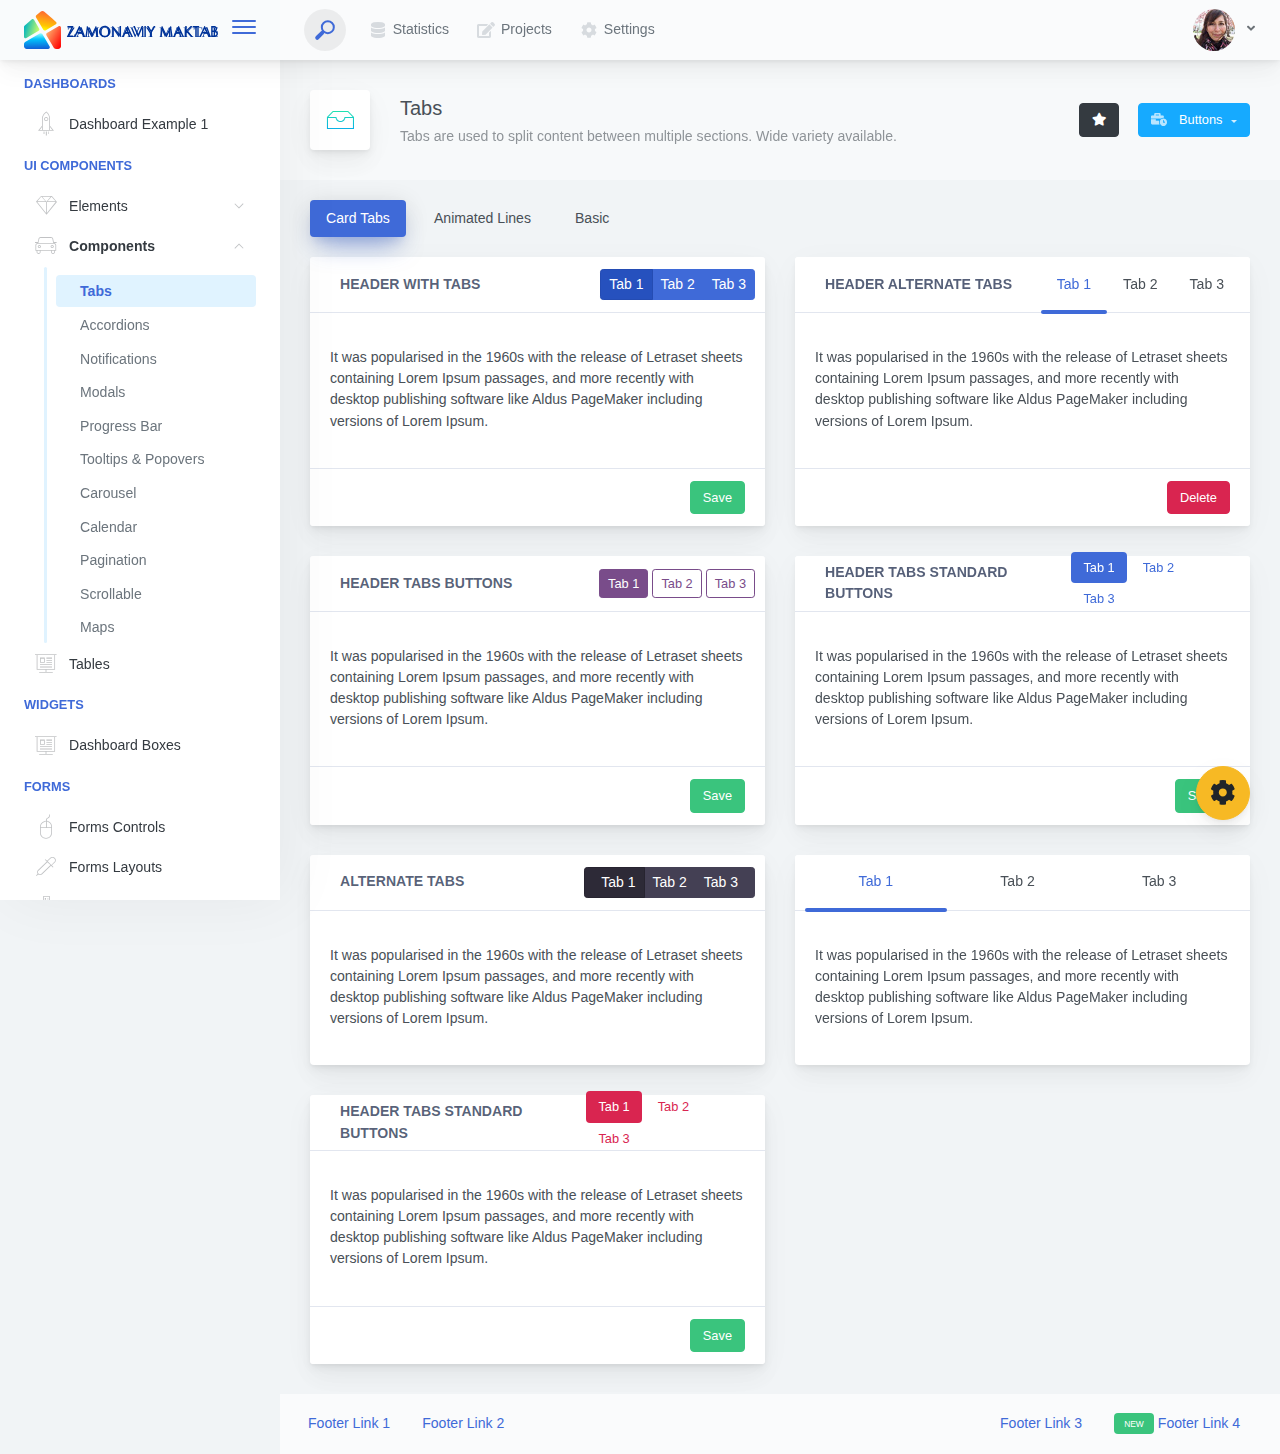
<file: ModernSchool/wwwroot/architectui-html-free/components-tabs.html>
<!doctype html>
<html lang="en">

<head>
    <meta charset="utf-8">
    <meta http-equiv="X-UA-Compatible" content="IE=edge">
    <meta http-equiv="Content-Language" content="en">
    <meta http-equiv="Content-Type" content="text/html; charset=utf-8"/>
    <title>Tabs - Tabs are used to split content between multiple sections. Wide variety available.</title>
    <meta name="viewport" content="width=device-width, initial-scale=1, maximum-scale=1, user-scalable=no, shrink-to-fit=no" />
    <meta name="description" content="Tabs are used to split content between multiple sections. Wide variety available.">
    <meta name="msapplication-tap-highlight" content="no">
    <!--
    =========================================================
    * ArchitectUI HTML Theme Dashboard - v1.0.0
    =========================================================
    * Product Page: https://dashboardpack.com
    * Copyright 2019 DashboardPack (https://dashboardpack.com)
    * Licensed under MIT (https://github.com/DashboardPack/architectui-html-theme-free/blob/master/LICENSE)
    =========================================================
    * The above copyright notice and this permission notice shall be included in all copies or substantial portions of the Software.
    -->
<link href="./main.css" rel="stylesheet"></head>
<body>
    <div class="app-container app-theme-white body-tabs-shadow fixed-sidebar fixed-header">
        <div class="app-header header-shadow">
            <div class="app-header__logo">
                <div class="logo-src"></div>
                <div class="header__pane ml-auto">
                    <div>
                        <button type="button" class="hamburger close-sidebar-btn hamburger--elastic" data-class="closed-sidebar">
                            <span class="hamburger-box">
                                <span class="hamburger-inner"></span>
                            </span>
                        </button>
                    </div>
                </div>
            </div>
            <div class="app-header__mobile-menu">
                <div>
                    <button type="button" class="hamburger hamburger--elastic mobile-toggle-nav">
                        <span class="hamburger-box">
                            <span class="hamburger-inner"></span>
                        </span>
                    </button>
                </div>
            </div>
            <div class="app-header__menu">
                <span>
                    <button type="button" class="btn-icon btn-icon-only btn btn-primary btn-sm mobile-toggle-header-nav">
                        <span class="btn-icon-wrapper">
                            <i class="fa fa-ellipsis-v fa-w-6"></i>
                        </span>
                    </button>
                </span>
            </div>    <div class="app-header__content">
                <div class="app-header-left">
                    <div class="search-wrapper">
                        <div class="input-holder">
                            <input type="text" class="search-input" placeholder="Type to search">
                            <button class="search-icon"><span></span></button>
                        </div>
                        <button class="close"></button>
                    </div>
                    <ul class="header-menu nav">
                        <li class="nav-item">
                            <a href="javascript:void(0);" class="nav-link">
                                <i class="nav-link-icon fa fa-database"> </i>
                                Statistics
                            </a>
                        </li>
                        <li class="btn-group nav-item">
                            <a href="javascript:void(0);" class="nav-link">
                                <i class="nav-link-icon fa fa-edit"></i>
                                Projects
                            </a>
                        </li>
                        <li class="dropdown nav-item">
                            <a href="javascript:void(0);" class="nav-link">
                                <i class="nav-link-icon fa fa-cog"></i>
                                Settings
                            </a>
                        </li>
                    </ul>        </div>
                <div class="app-header-right">
                    <div class="header-btn-lg pr-0">
                        <div class="widget-content p-0">
                            <div class="widget-content-wrapper">
                                <div class="widget-content-left">
                                    <div class="btn-group">
                                        <a data-toggle="dropdown" aria-haspopup="true" aria-expanded="false" class="p-0 btn">
                                            <img width="42" class="rounded-circle" src="assets/images/avatars/1.jpg" alt="">
                                            <i class="fa fa-angle-down ml-2 opacity-8"></i>
                                        </a>
                                        <div tabindex="-1" role="menu" aria-hidden="true" class="dropdown-menu dropdown-menu-right">
                                            <button type="button" tabindex="0" class="dropdown-item">User Account</button>
                                            <button type="button" tabindex="0" class="dropdown-item">Settings</button>
                                            <h6 tabindex="-1" class="dropdown-header">Header</h6>
                                            <button type="button" tabindex="0" class="dropdown-item">Actions</button>
                                            <div tabindex="-1" class="dropdown-divider"></div>
                                            <button type="button" tabindex="0" class="dropdown-item">Dividers</button>
                                        </div>
                                    </div>
                                </div>
                                <div class="widget-content-left  ml-3 header-user-info">
                                    <div class="widget-heading">
                                        Alina Mclourd
                                    </div>
                                    <div class="widget-subheading">
                                        VP People Manager
                                    </div>
                                </div>
                                <div class="widget-content-right header-user-info ml-3">
                                    <button type="button" class="btn-shadow p-1 btn btn-primary btn-sm show-toastr-example">
                                        <i class="fa text-white fa-calendar pr-1 pl-1"></i>
                                    </button>
                                </div>
                            </div>
                        </div>
                    </div>        </div>
            </div>
        </div>        <div class="ui-theme-settings">
            <button type="button" id="TooltipDemo" class="btn-open-options btn btn-warning">
                <i class="fa fa-cog fa-w-16 fa-spin fa-2x"></i>
            </button>
            <div class="theme-settings__inner">
                <div class="scrollbar-container">
                    <div class="theme-settings__options-wrapper">
                        <h3 class="themeoptions-heading">Layout Options
                        </h3>
                        <div class="p-3">
                            <ul class="list-group">
                                <li class="list-group-item">
                                    <div class="widget-content p-0">
                                        <div class="widget-content-wrapper">
                                            <div class="widget-content-left mr-3">
                                                <div class="switch has-switch switch-container-class" data-class="fixed-header">
                                                    <div class="switch-animate switch-on">
                                                        <input type="checkbox" checked data-toggle="toggle" data-onstyle="success">
                                                    </div>
                                                </div>
                                            </div>
                                            <div class="widget-content-left">
                                                <div class="widget-heading">Fixed Header
                                                </div>
                                                <div class="widget-subheading">Makes the header top fixed, always visible!
                                                </div>
                                            </div>
                                        </div>
                                    </div>
                                </li>
                                <li class="list-group-item">
                                    <div class="widget-content p-0">
                                        <div class="widget-content-wrapper">
                                            <div class="widget-content-left mr-3">
                                                <div class="switch has-switch switch-container-class" data-class="fixed-sidebar">
                                                    <div class="switch-animate switch-on">
                                                        <input type="checkbox" checked data-toggle="toggle" data-onstyle="success">
                                                    </div>
                                                </div>
                                            </div>
                                            <div class="widget-content-left">
                                                <div class="widget-heading">Fixed Sidebar
                                                </div>
                                                <div class="widget-subheading">Makes the sidebar left fixed, always visible!
                                                </div>
                                            </div>
                                        </div>
                                    </div>
                                </li>
                                <li class="list-group-item">
                                    <div class="widget-content p-0">
                                        <div class="widget-content-wrapper">
                                            <div class="widget-content-left mr-3">
                                                <div class="switch has-switch switch-container-class" data-class="fixed-footer">
                                                    <div class="switch-animate switch-off">
                                                        <input type="checkbox" data-toggle="toggle" data-onstyle="success">
                                                    </div>
                                                </div>
                                            </div>
                                            <div class="widget-content-left">
                                                <div class="widget-heading">Fixed Footer
                                                </div>
                                                <div class="widget-subheading">Makes the app footer bottom fixed, always visible!
                                                </div>
                                            </div>
                                        </div>
                                    </div>
                                </li>
                            </ul>
                        </div>
                        <h3 class="themeoptions-heading">
                            <div>
                                Header Options
                            </div>
                            <button type="button" class="btn-pill btn-shadow btn-wide ml-auto btn btn-focus btn-sm switch-header-cs-class" data-class="">
                                Restore Default
                            </button>
                        </h3>
                        <div class="p-3">
                            <ul class="list-group">
                                <li class="list-group-item">
                                    <h5 class="pb-2">Choose Color Scheme
                                    </h5>
                                    <div class="theme-settings-swatches">
                                        <div class="swatch-holder bg-primary switch-header-cs-class" data-class="bg-primary header-text-light">
                                        </div>
                                        <div class="swatch-holder bg-secondary switch-header-cs-class" data-class="bg-secondary header-text-light">
                                        </div>
                                        <div class="swatch-holder bg-success switch-header-cs-class" data-class="bg-success header-text-dark">
                                        </div>
                                        <div class="swatch-holder bg-info switch-header-cs-class" data-class="bg-info header-text-dark">
                                        </div>
                                        <div class="swatch-holder bg-warning switch-header-cs-class" data-class="bg-warning header-text-dark">
                                        </div>
                                        <div class="swatch-holder bg-danger switch-header-cs-class" data-class="bg-danger header-text-light">
                                        </div>
                                        <div class="swatch-holder bg-light switch-header-cs-class" data-class="bg-light header-text-dark">
                                        </div>
                                        <div class="swatch-holder bg-dark switch-header-cs-class" data-class="bg-dark header-text-light">
                                        </div>
                                        <div class="swatch-holder bg-focus switch-header-cs-class" data-class="bg-focus header-text-light">
                                        </div>
                                        <div class="swatch-holder bg-alternate switch-header-cs-class" data-class="bg-alternate header-text-light">
                                        </div>
                                        <div class="divider">
                                        </div>
                                        <div class="swatch-holder bg-vicious-stance switch-header-cs-class" data-class="bg-vicious-stance header-text-light">
                                        </div>
                                        <div class="swatch-holder bg-midnight-bloom switch-header-cs-class" data-class="bg-midnight-bloom header-text-light">
                                        </div>
                                        <div class="swatch-holder bg-night-sky switch-header-cs-class" data-class="bg-night-sky header-text-light">
                                        </div>
                                        <div class="swatch-holder bg-slick-carbon switch-header-cs-class" data-class="bg-slick-carbon header-text-light">
                                        </div>
                                        <div class="swatch-holder bg-asteroid switch-header-cs-class" data-class="bg-asteroid header-text-light">
                                        </div>
                                        <div class="swatch-holder bg-royal switch-header-cs-class" data-class="bg-royal header-text-light">
                                        </div>
                                        <div class="swatch-holder bg-warm-flame switch-header-cs-class" data-class="bg-warm-flame header-text-dark">
                                        </div>
                                        <div class="swatch-holder bg-night-fade switch-header-cs-class" data-class="bg-night-fade header-text-dark">
                                        </div>
                                        <div class="swatch-holder bg-sunny-morning switch-header-cs-class" data-class="bg-sunny-morning header-text-dark">
                                        </div>
                                        <div class="swatch-holder bg-tempting-azure switch-header-cs-class" data-class="bg-tempting-azure header-text-dark">
                                        </div>
                                        <div class="swatch-holder bg-amy-crisp switch-header-cs-class" data-class="bg-amy-crisp header-text-dark">
                                        </div>
                                        <div class="swatch-holder bg-heavy-rain switch-header-cs-class" data-class="bg-heavy-rain header-text-dark">
                                        </div>
                                        <div class="swatch-holder bg-mean-fruit switch-header-cs-class" data-class="bg-mean-fruit header-text-dark">
                                        </div>
                                        <div class="swatch-holder bg-malibu-beach switch-header-cs-class" data-class="bg-malibu-beach header-text-light">
                                        </div>
                                        <div class="swatch-holder bg-deep-blue switch-header-cs-class" data-class="bg-deep-blue header-text-dark">
                                        </div>
                                        <div class="swatch-holder bg-ripe-malin switch-header-cs-class" data-class="bg-ripe-malin header-text-light">
                                        </div>
                                        <div class="swatch-holder bg-arielle-smile switch-header-cs-class" data-class="bg-arielle-smile header-text-light">
                                        </div>
                                        <div class="swatch-holder bg-plum-plate switch-header-cs-class" data-class="bg-plum-plate header-text-light">
                                        </div>
                                        <div class="swatch-holder bg-happy-fisher switch-header-cs-class" data-class="bg-happy-fisher header-text-dark">
                                        </div>
                                        <div class="swatch-holder bg-happy-itmeo switch-header-cs-class" data-class="bg-happy-itmeo header-text-light">
                                        </div>
                                        <div class="swatch-holder bg-mixed-hopes switch-header-cs-class" data-class="bg-mixed-hopes header-text-light">
                                        </div>
                                        <div class="swatch-holder bg-strong-bliss switch-header-cs-class" data-class="bg-strong-bliss header-text-light">
                                        </div>
                                        <div class="swatch-holder bg-grow-early switch-header-cs-class" data-class="bg-grow-early header-text-light">
                                        </div>
                                        <div class="swatch-holder bg-love-kiss switch-header-cs-class" data-class="bg-love-kiss header-text-light">
                                        </div>
                                        <div class="swatch-holder bg-premium-dark switch-header-cs-class" data-class="bg-premium-dark header-text-light">
                                        </div>
                                        <div class="swatch-holder bg-happy-green switch-header-cs-class" data-class="bg-happy-green header-text-light">
                                        </div>
                                    </div>
                                </li>
                            </ul>
                        </div>
                        <h3 class="themeoptions-heading">
                            <div>Sidebar Options</div>
                            <button type="button" class="btn-pill btn-shadow btn-wide ml-auto btn btn-focus btn-sm switch-sidebar-cs-class" data-class="">
                                Restore Default
                            </button>
                        </h3>
                        <div class="p-3">
                            <ul class="list-group">
                                <li class="list-group-item">
                                    <h5 class="pb-2">Choose Color Scheme
                                    </h5>
                                    <div class="theme-settings-swatches">
                                        <div class="swatch-holder bg-primary switch-sidebar-cs-class" data-class="bg-primary sidebar-text-light">
                                        </div>
                                        <div class="swatch-holder bg-secondary switch-sidebar-cs-class" data-class="bg-secondary sidebar-text-light">
                                        </div>
                                        <div class="swatch-holder bg-success switch-sidebar-cs-class" data-class="bg-success sidebar-text-dark">
                                        </div>
                                        <div class="swatch-holder bg-info switch-sidebar-cs-class" data-class="bg-info sidebar-text-dark">
                                        </div>
                                        <div class="swatch-holder bg-warning switch-sidebar-cs-class" data-class="bg-warning sidebar-text-dark">
                                        </div>
                                        <div class="swatch-holder bg-danger switch-sidebar-cs-class" data-class="bg-danger sidebar-text-light">
                                        </div>
                                        <div class="swatch-holder bg-light switch-sidebar-cs-class" data-class="bg-light sidebar-text-dark">
                                        </div>
                                        <div class="swatch-holder bg-dark switch-sidebar-cs-class" data-class="bg-dark sidebar-text-light">
                                        </div>
                                        <div class="swatch-holder bg-focus switch-sidebar-cs-class" data-class="bg-focus sidebar-text-light">
                                        </div>
                                        <div class="swatch-holder bg-alternate switch-sidebar-cs-class" data-class="bg-alternate sidebar-text-light">
                                        </div>
                                        <div class="divider">
                                        </div>
                                        <div class="swatch-holder bg-vicious-stance switch-sidebar-cs-class" data-class="bg-vicious-stance sidebar-text-light">
                                        </div>
                                        <div class="swatch-holder bg-midnight-bloom switch-sidebar-cs-class" data-class="bg-midnight-bloom sidebar-text-light">
                                        </div>
                                        <div class="swatch-holder bg-night-sky switch-sidebar-cs-class" data-class="bg-night-sky sidebar-text-light">
                                        </div>
                                        <div class="swatch-holder bg-slick-carbon switch-sidebar-cs-class" data-class="bg-slick-carbon sidebar-text-light">
                                        </div>
                                        <div class="swatch-holder bg-asteroid switch-sidebar-cs-class" data-class="bg-asteroid sidebar-text-light">
                                        </div>
                                        <div class="swatch-holder bg-royal switch-sidebar-cs-class" data-class="bg-royal sidebar-text-light">
                                        </div>
                                        <div class="swatch-holder bg-warm-flame switch-sidebar-cs-class" data-class="bg-warm-flame sidebar-text-dark">
                                        </div>
                                        <div class="swatch-holder bg-night-fade switch-sidebar-cs-class" data-class="bg-night-fade sidebar-text-dark">
                                        </div>
                                        <div class="swatch-holder bg-sunny-morning switch-sidebar-cs-class" data-class="bg-sunny-morning sidebar-text-dark">
                                        </div>
                                        <div class="swatch-holder bg-tempting-azure switch-sidebar-cs-class" data-class="bg-tempting-azure sidebar-text-dark">
                                        </div>
                                        <div class="swatch-holder bg-amy-crisp switch-sidebar-cs-class" data-class="bg-amy-crisp sidebar-text-dark">
                                        </div>
                                        <div class="swatch-holder bg-heavy-rain switch-sidebar-cs-class" data-class="bg-heavy-rain sidebar-text-dark">
                                        </div>
                                        <div class="swatch-holder bg-mean-fruit switch-sidebar-cs-class" data-class="bg-mean-fruit sidebar-text-dark">
                                        </div>
                                        <div class="swatch-holder bg-malibu-beach switch-sidebar-cs-class" data-class="bg-malibu-beach sidebar-text-light">
                                        </div>
                                        <div class="swatch-holder bg-deep-blue switch-sidebar-cs-class" data-class="bg-deep-blue sidebar-text-dark">
                                        </div>
                                        <div class="swatch-holder bg-ripe-malin switch-sidebar-cs-class" data-class="bg-ripe-malin sidebar-text-light">
                                        </div>
                                        <div class="swatch-holder bg-arielle-smile switch-sidebar-cs-class" data-class="bg-arielle-smile sidebar-text-light">
                                        </div>
                                        <div class="swatch-holder bg-plum-plate switch-sidebar-cs-class" data-class="bg-plum-plate sidebar-text-light">
                                        </div>
                                        <div class="swatch-holder bg-happy-fisher switch-sidebar-cs-class" data-class="bg-happy-fisher sidebar-text-dark">
                                        </div>
                                        <div class="swatch-holder bg-happy-itmeo switch-sidebar-cs-class" data-class="bg-happy-itmeo sidebar-text-light">
                                        </div>
                                        <div class="swatch-holder bg-mixed-hopes switch-sidebar-cs-class" data-class="bg-mixed-hopes sidebar-text-light">
                                        </div>
                                        <div class="swatch-holder bg-strong-bliss switch-sidebar-cs-class" data-class="bg-strong-bliss sidebar-text-light">
                                        </div>
                                        <div class="swatch-holder bg-grow-early switch-sidebar-cs-class" data-class="bg-grow-early sidebar-text-light">
                                        </div>
                                        <div class="swatch-holder bg-love-kiss switch-sidebar-cs-class" data-class="bg-love-kiss sidebar-text-light">
                                        </div>
                                        <div class="swatch-holder bg-premium-dark switch-sidebar-cs-class" data-class="bg-premium-dark sidebar-text-light">
                                        </div>
                                        <div class="swatch-holder bg-happy-green switch-sidebar-cs-class" data-class="bg-happy-green sidebar-text-light">
                                        </div>
                                    </div>
                                </li>
                            </ul>
                        </div>
                        <h3 class="themeoptions-heading">
                            <div>Main Content Options</div>
                            <button type="button" class="btn-pill btn-shadow btn-wide ml-auto active btn btn-focus btn-sm">Restore Default
                            </button>
                        </h3>
                        <div class="p-3">
                            <ul class="list-group">
                                <li class="list-group-item">
                                    <h5 class="pb-2">Page Section Tabs
                                    </h5>
                                    <div class="theme-settings-swatches">
                                        <div role="group" class="mt-2 btn-group">
                                            <button type="button" class="btn-wide btn-shadow btn-primary btn btn-secondary switch-theme-class" data-class="body-tabs-line">
                                                Line
                                            </button>
                                            <button type="button" class="btn-wide btn-shadow btn-primary active btn btn-secondary switch-theme-class" data-class="body-tabs-shadow">
                                                Shadow
                                            </button>
                                        </div>
                                    </div>
                                </li>
                            </ul>
                        </div>
                    </div>
                </div>
            </div>
        </div>        <div class="app-main">
                <div class="app-sidebar sidebar-shadow">
                    <div class="app-header__logo">
                        <div class="logo-src"></div>
                        <div class="header__pane ml-auto">
                            <div>
                                <button type="button" class="hamburger close-sidebar-btn hamburger--elastic" data-class="closed-sidebar">
                                    <span class="hamburger-box">
                                        <span class="hamburger-inner"></span>
                                    </span>
                                </button>
                            </div>
                        </div>
                    </div>
                    <div class="app-header__mobile-menu">
                        <div>
                            <button type="button" class="hamburger hamburger--elastic mobile-toggle-nav">
                                <span class="hamburger-box">
                                    <span class="hamburger-inner"></span>
                                </span>
                            </button>
                        </div>
                    </div>
                    <div class="app-header__menu">
                        <span>
                            <button type="button" class="btn-icon btn-icon-only btn btn-primary btn-sm mobile-toggle-header-nav">
                                <span class="btn-icon-wrapper">
                                    <i class="fa fa-ellipsis-v fa-w-6"></i>
                                </span>
                            </button>
                        </span>
                    </div>    <div class="scrollbar-sidebar">
                        <div class="app-sidebar__inner">
                            <ul class="vertical-nav-menu">
                                <li class="app-sidebar__heading">Dashboards</li>
                                <li>
                                    <a href="index.html">
                                        <i class="metismenu-icon pe-7s-rocket"></i>
                                        Dashboard Example 1
                                    </a>
                                </li>
                                <li class="app-sidebar__heading">UI Components</li>
                                <li
                                    
                                    
                                    
                                    
                                    
                                    
                                    
                                    
                                >
                                    <a href="#">
                                        <i class="metismenu-icon pe-7s-diamond"></i>
                                        Elements
                                        <i class="metismenu-state-icon pe-7s-angle-down caret-left"></i>
                                    </a>
                                    <ul
                                        
                                        
                                        
                                        
                                        
                                        
                                        
                                        
                                    >
                                        <li>
                                            <a href="elements-buttons-standard.html">
                                                <i class="metismenu-icon"></i>
                                                Buttons
                                            </a>
                                        </li>
                                        <li>
                                            <a href="elements-dropdowns.html">
                                                <i class="metismenu-icon">
                                                </i>Dropdowns
                                            </a>
                                        </li>
                                        <li>
                                            <a href="elements-icons.html">
                                                <i class="metismenu-icon">
                                                </i>Icons
                                            </a>
                                        </li>
                                        <li>
                                            <a href="elements-badges-labels.html">
                                                <i class="metismenu-icon">
                                                </i>Badges
                                            </a>
                                        </li>
                                        <li>
                                            <a href="elements-cards.html">
                                                <i class="metismenu-icon">
                                                </i>Cards
                                            </a>
                                        </li>
                                        <li>
                                            <a href="elements-list-group.html">
                                                <i class="metismenu-icon">
                                                </i>List Groups
                                            </a>
                                        </li>
                                        <li>
                                            <a href="elements-navigation.html">
                                                <i class="metismenu-icon">
                                                </i>Navigation Menus
                                            </a>
                                        </li>
                                        <li>
                                            <a href="elements-utilities.html">
                                                <i class="metismenu-icon">
                                                </i>Utilities
                                            </a>
                                        </li>
                                    </ul>
                                </li>
                                <li
                                     class="mm-active"
                                    
                                    
                                    
                                    
                                    
                                    
                                    
                                    
                                    
                                    
                                >
                                    <a href="#">
                                        <i class="metismenu-icon pe-7s-car"></i>
                                        Components
                                        <i class="metismenu-state-icon pe-7s-angle-down caret-left"></i>
                                    </a>
                                    <ul
                                         class="mm-show"
                                        
                                        
                                        
                                        
                                        
                                        
                                        
                                        
                                        
                                        
                                    >
                                        <li>
                                            <a href="components-tabs.html" class="mm-active">
                                                <i class="metismenu-icon">
                                                </i>Tabs
                                            </a>
                                        </li>
                                        <li>
                                            <a href="components-accordions.html">
                                                <i class="metismenu-icon">
                                                </i>Accordions
                                            </a>
                                        </li>
                                        <li>
                                            <a href="components-notifications.html">
                                                <i class="metismenu-icon">
                                                </i>Notifications
                                            </a>
                                        </li>
                                        <li>
                                            <a href="components-modals.html">
                                                <i class="metismenu-icon">
                                                </i>Modals
                                            </a>
                                        </li>
                                        <li>
                                            <a href="components-progress-bar.html">
                                                <i class="metismenu-icon">
                                                </i>Progress Bar
                                            </a>
                                        </li>
                                        <li>
                                            <a href="components-tooltips-popovers.html">
                                                <i class="metismenu-icon">
                                                </i>Tooltips &amp; Popovers
                                            </a>
                                        </li>
                                        <li>
                                            <a href="components-carousel.html">
                                                <i class="metismenu-icon">
                                                </i>Carousel
                                            </a>
                                        </li>
                                        <li>
                                            <a href="components-calendar.html">
                                                <i class="metismenu-icon">
                                                </i>Calendar
                                            </a>
                                        </li>
                                        <li>
                                            <a href="components-pagination.html">
                                                <i class="metismenu-icon">
                                                </i>Pagination
                                            </a>
                                        </li>
                                        <li>
                                            <a href="components-scrollable-elements.html">
                                                <i class="metismenu-icon">
                                                </i>Scrollable
                                            </a>
                                        </li>
                                        <li>
                                            <a href="components-maps.html">
                                                <i class="metismenu-icon">
                                                </i>Maps
                                            </a>
                                        </li>
                                    </ul>
                                </li>
                                <li  >
                                    <a href="tables-regular.html">
                                        <i class="metismenu-icon pe-7s-display2"></i>
                                        Tables
                                    </a>
                                </li>
                                <li class="app-sidebar__heading">Widgets</li>
                                <li>
                                    <a href="dashboard-boxes.html">
                                        <i class="metismenu-icon pe-7s-display2"></i>
                                        Dashboard Boxes
                                    </a>
                                </li>
                                <li class="app-sidebar__heading">Forms</li>
                                <li>
                                    <a href="forms-controls.html">
                                        <i class="metismenu-icon pe-7s-mouse">
                                        </i>Forms Controls
                                    </a>
                                </li>
                                <li>
                                    <a href="forms-layouts.html">
                                        <i class="metismenu-icon pe-7s-eyedropper">
                                        </i>Forms Layouts
                                    </a>
                                </li>
                                <li>
                                    <a href="forms-validation.html">
                                        <i class="metismenu-icon pe-7s-pendrive">
                                        </i>Forms Validation
                                    </a>
                                </li>
                                <li class="app-sidebar__heading">Charts</li>
                                <li>
                                    <a href="charts-chartjs.html">
                                        <i class="metismenu-icon pe-7s-graph2">
                                        </i>ChartJS
                                    </a>
                                </li>
                                <li class="app-sidebar__heading">PRO Version</li>
                                <li>
                                    <a href="https://dashboardpack.com/theme-details/architectui-dashboard-html-pro/" target="_blank">
                                        <i class="metismenu-icon pe-7s-graph2">
                                        </i>
                                        Upgrade to PRO
                                    </a>
                                </li>
                            </ul>
                        </div>
                    </div>
                </div>    <div class="app-main__outer">
                    <div class="app-main__inner">
                        <div class="app-page-title">
                            <div class="page-title-wrapper">
                                <div class="page-title-heading">
                                    <div class="page-title-icon">
                                        <i class="pe-7s-drawer icon-gradient bg-happy-itmeo">
                                        </i>
                                    </div>
                                    <div>Tabs
                                        <div class="page-title-subheading">Tabs are used to split content between multiple sections. Wide variety available.
                                        </div>
                                    </div>
                                </div>
                                <div class="page-title-actions">
                                    <button type="button" data-toggle="tooltip" title="Example Tooltip" data-placement="bottom" class="btn-shadow mr-3 btn btn-dark">
                                        <i class="fa fa-star"></i>
                                    </button>
                                    <div class="d-inline-block dropdown">
                                        <button type="button" data-toggle="dropdown" aria-haspopup="true" aria-expanded="false" class="btn-shadow dropdown-toggle btn btn-info">
                                            <span class="btn-icon-wrapper pr-2 opacity-7">
                                                <i class="fa fa-business-time fa-w-20"></i>
                                            </span>
                                            Buttons
                                        </button>
                                        <div tabindex="-1" role="menu" aria-hidden="true" class="dropdown-menu dropdown-menu-right">
                                            <ul class="nav flex-column">
                                                <li class="nav-item">
                                                    <a href="javascript:void(0);" class="nav-link">
                                                        <i class="nav-link-icon lnr-inbox"></i>
                                                        <span>
                                                            Inbox
                                                        </span>
                                                        <div class="ml-auto badge badge-pill badge-secondary">86</div>
                                                    </a>
                                                </li>
                                                <li class="nav-item">
                                                    <a href="javascript:void(0);" class="nav-link">
                                                        <i class="nav-link-icon lnr-book"></i>
                                                        <span>
                                                            Book
                                                        </span>
                                                        <div class="ml-auto badge badge-pill badge-danger">5</div>
                                                    </a>
                                                </li>
                                                <li class="nav-item">
                                                    <a href="javascript:void(0);" class="nav-link">
                                                        <i class="nav-link-icon lnr-picture"></i>
                                                        <span>
                                                            Picture
                                                        </span>
                                                    </a>
                                                </li>
                                                <li class="nav-item">
                                                    <a disabled href="javascript:void(0);" class="nav-link disabled">
                                                        <i class="nav-link-icon lnr-file-empty"></i>
                                                        <span>
                                                            File Disabled
                                                        </span>
                                                    </a>
                                                </li>
                                            </ul>
                                        </div>
                                    </div>
                                </div>    </div>
                        </div>            <ul class="body-tabs body-tabs-layout tabs-animated body-tabs-animated nav">
                            <li class="nav-item">
                                <a role="tab" class="nav-link active" id="tab-0" data-toggle="tab" href="#tab-content-0">
                                    <span>Card Tabs</span>
                                </a>
                            </li>
                            <li class="nav-item">
                                <a role="tab" class="nav-link" id="tab-1" data-toggle="tab" href="#tab-content-1">
                                    <span>Animated Lines</span>
                                </a>
                            </li>
                            <li class="nav-item">
                                <a role="tab" class="nav-link" id="tab-2" data-toggle="tab" href="#tab-content-2">
                                    <span>Basic</span>
                                </a>
                            </li>
                        </ul>
                        <div class="tab-content">
                            <div class="tab-pane tabs-animation fade show active" id="tab-content-0" role="tabpanel">
                                <div class="row">
                                    <div class="col-md-6">
                                        <div class="main-card mb-3 card">
                                            <div class="card-header"><i class="header-icon lnr-license icon-gradient bg-plum-plate"> </i>Header with Tabs
                                                <div class="btn-actions-pane-right">
                                                    <div role="group" class="btn-group-sm nav btn-group">
                                                        <a data-toggle="tab" href="#tab-eg1-0" class="btn-shadow active btn btn-primary">Tab 1</a>
                                                        <a data-toggle="tab" href="#tab-eg1-1" class="btn-shadow  btn btn-primary">Tab 2</a>
                                                        <a data-toggle="tab" href="#tab-eg1-2" class="btn-shadow  btn btn-primary">Tab 3</a>
                                                    </div>
                                                </div>
                                            </div>
                                            <div class="card-body">
                                                <div class="tab-content">
                                                    <div class="tab-pane active" id="tab-eg1-0" role="tabpanel"><p>It was popularised in the 1960s with the release of Letraset sheets containing Lorem Ipsum passages, and more recently with desktop publishing
                                                        software like Aldus PageMaker
                                                        including versions of Lorem Ipsum.</p></div>
                                                    <div class="tab-pane" id="tab-eg1-1" role="tabpanel"><p>Like Aldus PageMaker including versions of Lorem. It has survived not only five centuries, but also the leap into electronic typesetting, remaining
                                                        essentially unchanged. </p></div>
                                                    <div class="tab-pane" id="tab-eg1-2" role="tabpanel"><p>Lorem Ipsum has been the industry's standard dummy text ever since the 1500s, when an unknown printer took a galley of type and scrambled it to make a
                                                        type specimen book. It has
                                                        survived not only five centuries, but also the leap into electronic typesetting, remaining essentially unchanged. </p></div>
                                                </div>
                                            </div>
                                            <div class="d-block text-right card-footer">
                                                <a href="javascript:void(0);" class="btn-wide btn btn-success">Save</a>
                                            </div>
                                        </div>
                                        <div class="main-card mb-3 card">
                                            <div class="card-header"><i class="header-icon lnr-license icon-gradient bg-plum-plate"> </i>Header Tabs Buttons
                                                <div class="btn-actions-pane-right">
                                                    <div class="nav">
                                                        <a data-toggle="tab" href="#tab-eg2-0" class="btn-pill btn-wide active btn btn-outline-alternate btn-sm">Tab 1</a>
                                                        <a data-toggle="tab" href="#tab-eg2-1" class="btn-pill btn-wide mr-1 ml-1  btn btn-outline-alternate btn-sm">Tab 2</a>
                                                        <a data-toggle="tab" href="#tab-eg2-2" class="btn-pill btn-wide  btn btn-outline-alternate btn-sm">Tab 3</a>
                                                    </div>
                                                </div>
                                            </div>
                                            <div class="card-body">
                                                <div class="tab-content">
                                                    <div class="tab-pane active" id="tab-eg2-0" role="tabpanel"><p>It was popularised in the 1960s with the release of Letraset sheets containing Lorem Ipsum passages, and more recently with desktop publishing
                                                        software like Aldus PageMaker
                                                        including versions of Lorem Ipsum.</p></div>
                                                    <div class="tab-pane" id="tab-eg2-1" role="tabpanel"><p>Like Aldus PageMaker including versions of Lorem. It has survived not only five centuries, but also the leap into electronic typesetting, remaining
                                                        essentially unchanged. </p></div>
                                                    <div class="tab-pane" id="tab-eg2-2" role="tabpanel"><p>Lorem Ipsum has been the industry's standard dummy text ever since the 1500s, when an unknown printer took a galley of type and scrambled it to make a
                                                        type specimen book. It has
                                                        survived not only five centuries, but also the leap into electronic typesetting, remaining essentially unchanged. </p></div>
                                                </div>
                                            </div>
                                            <div class="d-block text-right card-footer">
                                                <a href="javascript:void(0);" class="btn-wide btn btn-success">Save</a>
                                            </div>
                                        </div>
                                        <div class="main-card mb-3 card">
                                            <div class="card-header"><i class="header-icon lnr-gift icon-gradient bg-mixed-hopes"> </i>Alternate Tabs
                                                <div class="btn-actions-pane-right">
                                                    <div role="group" class="btn-group-sm nav btn-group">
                                                        <a data-toggle="tab" href="#tab-eg3-0" class="btn-pill pl-3 active btn btn-focus">Tab 1</a>
                                                        <a data-toggle="tab" href="#tab-eg3-1" class="btn btn-focus">Tab 2</a>
                                                        <a data-toggle="tab" href="#tab-eg3-2" class="btn-pill pr-3  btn btn-focus">Tab 3</a>
                                                    </div>
                                                </div>
                                            </div>
                                            <div class="card-body">
                                                <div class="tab-content">
                                                    <div class="tab-pane active" id="tab-eg3-0" role="tabpanel"><p>It was popularised in the 1960s with the release of Letraset sheets containing Lorem Ipsum passages, and more recently with desktop publishing
                                                        software like Aldus PageMaker
                                                        including versions of Lorem Ipsum.</p></div>
                                                    <div class="tab-pane" id="tab-eg3-1" role="tabpanel"><p>Like Aldus PageMaker including versions of Lorem. It has survived not only five centuries, but also the leap into electronic typesetting, remaining
                                                        essentially unchanged. </p></div>
                                                    <div class="tab-pane" id="tab-eg3-2" role="tabpanel"><p>Lorem Ipsum has been the industry's standard dummy text ever since the 1500s, when an unknown printer took a galley of type and scrambled it to make a
                                                        type specimen book. It has
                                                        survived not only five centuries, but also the leap into electronic typesetting, remaining essentially unchanged. </p></div>
                                                </div>
                                            </div>
                                        </div>
                                        <div class="main-card mb-3 card">
                                            <div class="card-header"><i class="header-icon lnr-gift icon-gradient bg-grow-early"> </i>Header Tabs Standard Buttons
                                                <div class="btn-actions-pane-right">
                                                    <div class="nav">
                                                        <a data-toggle="tab" href="#tab-eg4-0" class="border-0 btn-pill btn-wide btn-transition active btn btn-outline-danger">Tab 1</a>
                                                        <a data-toggle="tab" href="#tab-eg4-1" class="mr-1 ml-1 btn-pill btn-wide border-0 btn-transition  btn btn-outline-danger">Tab 2</a>
                                                        <a data-toggle="tab" href="#tab-eg4-2" class="border-0 btn-pill btn-wide btn-transition  btn btn-outline-danger">Tab 3</a>
                                                    </div>
                                                </div>
                                            </div>
                                            <div class="card-body">
                                                <div class="tab-content">
                                                    <div class="tab-pane active" id="tab-eg4-0" role="tabpanel"><p>It was popularised in the 1960s with the release of Letraset sheets containing Lorem Ipsum passages, and more recently with desktop publishing
                                                        software like Aldus PageMaker
                                                        including versions of Lorem Ipsum.</p></div>
                                                    <div class="tab-pane" id="tab-eg4-1" role="tabpanel"><p>Like Aldus PageMaker including versions of Lorem. It has survived not only five centuries, but also the leap into electronic typesetting, remaining
                                                        essentially unchanged. </p></div>
                                                    <div class="tab-pane" id="tab-eg4-2" role="tabpanel"><p>Lorem Ipsum has been the industry's standard dummy text ever since the 1500s, when an unknown printer took a galley of type and scrambled it to make a
                                                        type specimen book. It has
                                                        survived not only five centuries, but also the leap into electronic typesetting, remaining essentially unchanged. </p></div>
                                                </div>
                                            </div>
                                            <div class="d-block text-right card-footer">
                                                <a href="javascript:void(0);" class="btn-wide btn btn-success">Save</a>
                                            </div>
                                        </div>
                                    </div>
                                    <div class="col-md-6">
                                        <div class="mb-3 card">
                                            <div class="card-header-tab card-header">
                                                <div class="card-header-title">
                                                    <i class="header-icon lnr-bicycle icon-gradient bg-love-kiss"> </i>
                                                    Header Alternate Tabs
                                                </div>
                                                <ul class="nav">
                                                    <li class="nav-item"><a data-toggle="tab" href="#tab-eg5-0" class="active nav-link">Tab 1</a></li>
                                                    <li class="nav-item"><a data-toggle="tab" href="#tab-eg5-1" class="nav-link">Tab 2</a></li>
                                                    <li class="nav-item"><a data-toggle="tab" href="#tab-eg5-2" class="nav-link">Tab 3</a></li>
                                                </ul>
                                            </div>
                                            <div class="card-body">
                                                <div class="tab-content">
                                                    <div class="tab-pane active" id="tab-eg5-0" role="tabpanel"><p>It was popularised in the 1960s with the release of Letraset sheets containing Lorem Ipsum passages, and more recently with desktop publishing
                                                        software like Aldus PageMaker
                                                        including versions of Lorem Ipsum.</p></div>
                                                    <div class="tab-pane" id="tab-eg5-1" role="tabpanel"><p>Like Aldus PageMaker including versions of Lorem. It has survived not only five centuries, but also the leap into electronic typesetting, remaining
                                                        essentially unchanged. </p></div>
                                                    <div class="tab-pane" id="tab-eg5-2" role="tabpanel"><p>Lorem Ipsum has been the industry's standard dummy text ever since the 1500s, when an unknown printer took a galley of type and scrambled it to make a
                                                        type specimen book. It has
                                                        survived not only five centuries, but also the leap into electronic typesetting, remaining essentially unchanged. </p></div>
                                                </div>
                                            </div>
                                            <div class="d-block text-right card-footer">
                                                <a href="javascript:void(0);" class="btn-wide btn-shadow btn btn-danger">Delete</a>
                                            </div>
                                        </div>
                                        <div class="main-card mb-3 card">
                                            <div class="card-header"><i class="header-icon lnr-gift icon-gradient bg-grow-early"> </i>Header Tabs Standard Buttons
                                                <div class="btn-actions-pane-right">
                                                    <div class="nav">
                                                        <a data-toggle="tab" href="#tab-eg6-0" class="border-0 btn-transition active btn btn-outline-primary">Tab 1</a>
                                                        <a data-toggle="tab" href="#tab-eg6-1" class="mr-1 ml-1 border-0 btn-transition  btn btn-outline-primary">Tab 2</a>
                                                        <a data-toggle="tab" href="#tab-eg6-2" class="border-0 btn-transition  btn btn-outline-primary">Tab 3</a>
                                                    </div>
                                                </div>
                                            </div>
                                            <div class="card-body">
                                                <div class="tab-content">
                                                    <div class="tab-pane active" id="tab-eg6-0" role="tabpanel"><p>It was popularised in the 1960s with the release of Letraset sheets containing Lorem Ipsum passages, and more recently with desktop publishing
                                                        software like Aldus PageMaker
                                                        including versions of Lorem Ipsum.</p></div>
                                                    <div class="tab-pane" id="tab-eg6-1" role="tabpanel"><p>Like Aldus PageMaker including versions of Lorem. It has survived not only five centuries, but also the leap into electronic typesetting, remaining
                                                        essentially unchanged. </p></div>
                                                    <div class="tab-pane" id="tab-eg6-2" role="tabpanel"><p>Lorem Ipsum has been the industry's standard dummy text ever since the 1500s, when an unknown printer took a galley of type and scrambled it to make a
                                                        type specimen book. It has
                                                        survived not only five centuries, but also the leap into electronic typesetting, remaining essentially unchanged. </p></div>
                                                </div>
                                            </div>
                                            <div class="d-block text-right card-footer">
                                                <a href="javascript:void(0);" class="btn-wide btn btn-success">Save</a>
                                            </div>
                                        </div>
                                        <div class="mb-3 card">
                                            <div class="card-header">
                                                <ul class="nav nav-justified">
                                                    <li class="nav-item"><a data-toggle="tab" href="#tab-eg7-0" class="active nav-link">Tab 1</a></li>
                                                    <li class="nav-item"><a data-toggle="tab" href="#tab-eg7-1" class="nav-link">Tab 2</a></li>
                                                    <li class="nav-item"><a data-toggle="tab" href="#tab-eg7-2" class="nav-link">Tab 3</a></li>
                                                </ul>
                                            </div>
                                            <div class="card-body">
                                                <div class="tab-content">
                                                    <div class="tab-pane active" id="tab-eg7-0" role="tabpanel"><p>It was popularised in the 1960s with the release of Letraset sheets containing Lorem Ipsum passages, and more recently with desktop publishing
                                                        software like Aldus PageMaker
                                                        including versions of Lorem Ipsum.</p></div>
                                                    <div class="tab-pane" id="tab-eg7-1" role="tabpanel"><p>Like Aldus PageMaker including versions of Lorem. It has survived not only five centuries, but also the leap into electronic typesetting, remaining
                                                        essentially unchanged. </p></div>
                                                    <div class="tab-pane" id="tab-eg7-2" role="tabpanel"><p>Lorem Ipsum has been the industry's standard dummy text ever since the 1500s, when an unknown printer took a galley of type and scrambled it to make a
                                                        type specimen book. It has
                                                        survived not only five centuries, but also the leap into electronic typesetting, remaining essentially unchanged. </p></div>
                                                </div>
                                            </div>
                                        </div>
                                    </div>
                                </div>
                            </div>
                            <div class="tab-pane tabs-animation fade" id="tab-content-1" role="tabpanel">
                                <div class="row">
                                    <div class="col-md-6">
                                        <div class="mb-3 card">
                                            <div class="card-body">
                                                <ul class="tabs-animated-shadow tabs-animated nav">
                                                    <li class="nav-item">
                                                        <a role="tab" class="nav-link active" id="tab-c-0" data-toggle="tab" href="#tab-animated-0">
                                                            <span>Tab 1</span>
                                                        </a>
                                                    </li>
                                                    <li class="nav-item">
                                                        <a role="tab" class="nav-link" id="tab-c-1" data-toggle="tab" href="#tab-animated-1">
                                                            <span>Tab 2</span>
                                                        </a>
                                                    </li>
                                                    <li class="nav-item">
                                                        <a role="tab" class="nav-link" id="tab-c-2" data-toggle="tab" href="#tab-animated-2">
                                                            <span>Tab 3</span>
                                                        </a>
                                                    </li>
                                                </ul>
                                                <div class="tab-content">
                                                    <div class="tab-pane active" id="tab-animated-0" role="tabpanel">
                                                        <p class="mb-0">Lorem Ipsum has been the industry's standard dummy text ever since the 1500s, when an unknown printer took a galley of type and scrambled it to make a type specimen
                                                            book.
                                                            It has survived not only five centuries, but also the leap into electronic typesetting, remaining essentially unchanged. </p>
                                                    </div>
                                                    <div class="tab-pane" id="tab-animated-1" role="tabpanel">
                                                        <p class="mb-0">Lorem Ipsum is simply dummy text of the printing and typesetting industry. Lorem Ipsum has been the industry's standard dummy text ever since the 1500s, when an
                                                            unknown
                                                            printer took a galley of type and scrambled it to make a type specimen book. It has survived not only five centuries, but also the leap into electronic typesetting, remaining essentially unchanged. </p>
                                                    </div>
                                                    <div class="tab-pane" id="tab-animated-2" role="tabpanel">
                                                        <p class="mb-0">It was popularised in the 1960s with the release of Letraset sheets containing Lorem Ipsum passages, and more recently with desktop publishing software like Aldus
                                                            PageMaker including versions of Lorem Ipsum.</p>
                                                    </div>
                                                </div>
                                            </div>
                                        </div>
                                        <div class="mb-3 card">
                                            <div class="card-header card-header-tab-animation">
                                                <ul class="nav nav-justified">
                                                    <li class="nav-item"><a data-toggle="tab" href="#tab-eg115-0" class="active nav-link">Tab 1</a></li>
                                                    <li class="nav-item"><a data-toggle="tab" href="#tab-eg115-1" class="nav-link">Tab 2</a></li>
                                                    <li class="nav-item"><a data-toggle="tab" href="#tab-eg115-2" class="nav-link">Tab 3</a></li>
                                                </ul>
                                            </div>
                                            <div class="card-body">
                                                <div class="tab-content">
                                                    <div class="tab-pane active" id="tab-eg115-0" role="tabpanel"><p>It was popularised in the 1960s with the release of Letraset sheets containing Lorem Ipsum passages, and more recently with desktop publishing
                                                        software like Aldus PageMaker
                                                        including versions of Lorem Ipsum.</p></div>
                                                    <div class="tab-pane" id="tab-eg115-1" role="tabpanel"><p>Like Aldus PageMaker including versions of Lorem. It has survived not only five centuries, but also the leap into electronic typesetting, remaining
                                                        essentially unchanged. </p></div>
                                                    <div class="tab-pane" id="tab-eg115-2" role="tabpanel"><p>Lorem Ipsum has been the industry's standard dummy text ever since the 1500s, when an unknown printer took a galley of type and scrambled it to make a
                                                        type specimen book. It has
                                                        survived not only five centuries, but also the leap into electronic typesetting, remaining essentially unchanged. </p></div>
                                                </div>
                                            </div>
                                        </div>
                                    </div>
                                    <div class="col-md-6">
                                        <div class="mb-3 card">
                                            <div class="card-body">
                                                <ul class="tabs-animated-shadow nav-justified tabs-animated nav">
                                                    <li class="nav-item">
                                                        <a role="tab" class="nav-link active" id="tab-c1-0" data-toggle="tab" href="#tab-animated1-0">
                                                            <span class="nav-text">Tab 1</span>
                                                        </a>
                                                    </li>
                                                    <li class="nav-item">
                                                        <a role="tab" class="nav-link" id="tab-c1-1" data-toggle="tab" href="#tab-animated1-1">
                                                            <span class="nav-text">Tab 2</span>
                                                        </a>
                                                    </li>
                                                    <li class="nav-item">
                                                        <a role="tab" class="nav-link" id="tab-c1-2" data-toggle="tab" href="#tab-animated1-2">
                                                            <span class="nav-text">Tab 3</span>
                                                        </a>
                                                    </li>
                                                </ul>
                                                <div class="tab-content">
                                                    <div class="tab-pane active" id="tab-animated1-0" role="tabpanel">
                                                        <p class="mb-0">Lorem Ipsum has been the industry's standard dummy text ever since the 1500s, when an unknown printer took a galley of type and scrambled it to make a type specimen
                                                            book.
                                                            It has survived not only five centuries, but also the leap into electronic typesetting, remaining essentially unchanged. </p>
                                                    </div>
                                                    <div class="tab-pane" id="tab-animated1-1" role="tabpanel">
                                                        <p class="mb-0">Lorem Ipsum is simply dummy text of the printing and typesetting industry. Lorem Ipsum has been the industry's standard dummy text ever since the 1500s, when an
                                                            unknown
                                                            printer took a galley of type and scrambled it to make a type specimen book. It has survived not only five centuries, but also the leap into electronic typesetting, remaining essentially unchanged. </p>
                                                    </div>
                                                    <div class="tab-pane" id="tab-animated1-2" role="tabpanel">
                                                        <p class="mb-0">It was popularised in the 1960s with the release of Letraset sheets containing Lorem Ipsum passages, and more recently with desktop publishing software like Aldus
                                                            PageMaker including versions of Lorem Ipsum.</p>
                                                    </div>
                                                </div>
                                            </div>
                                        </div>
                                        <div class="mb-3 card">
                                            <div class="card-header-tab card-header-tab-animation card-header">
                                                <div class="card-header-title font-size-lg text-capitalize font-weight-normal"><i class="header-icon lnr-gift icon-gradient bg-love-kiss"> </i>Tabs Alternate Animation</div>
                                                <ul class="nav">
                                                    <li class="nav-item"><a data-toggle="tab" href="#tab-eg8-0" class="active nav-link">Tab 1</a></li>
                                                    <li class="nav-item"><a data-toggle="tab" href="#tab-eg8-1" class="nav-link">Tab 2</a></li>
                                                    <li class="nav-item"><a data-toggle="tab" href="#tab-eg8-2" class="nav-link">Tab 3</a></li>
                                                </ul>
                                            </div>
                                            <div class="card-body">
                                                <div class="tab-content">
                                                    <div class="tab-pane active" id="tab-eg8-0" role="tabpanel"><p>It was popularised in the 1960s with the release of Letraset sheets containing Lorem Ipsum passages, and more recently with desktop publishing
                                                        software like Aldus PageMaker
                                                        including versions of Lorem Ipsum.</p></div>
                                                    <div class="tab-pane" id="tab-eg8-1" role="tabpanel"><p>Like Aldus PageMaker including versions of Lorem. It has survived not only five centuries, but also the leap into electronic typesetting, remaining
                                                        essentially unchanged. </p></div>
                                                    <div class="tab-pane" id="tab-eg8-2" role="tabpanel"><p>Lorem Ipsum has been the industry's standard dummy text ever since the 1500s, when an unknown printer took a galley of type and scrambled it to make a
                                                        type specimen book. It has
                                                        survived not only five centuries, but also the leap into electronic typesetting, remaining essentially unchanged. </p></div>
                                                </div>
                                            </div>
                                            <div class="d-block text-center card-footer">
                                                <a href="javascript:void(0);" class="btn-wide btn btn-link">Link Button</a>
                                                <a href="javascript:void(0);" class="btn-wide btn-shadow btn btn-danger">Delete</a>
                                            </div>
                                        </div>
                                    </div>
                                </div>
            
                            </div>
                            <div class="tab-pane tabs-animation fade" id="tab-content-2" role="tabpanel">
                                <div class="row">
                                    <div class="col-md-6">
                                        <div class="main-card mb-3 card">
                                            <div class="card-body"><h5 class="card-title">Basic</h5>
                                                <ul class="nav nav-tabs">
                                                    <li class="nav-item"><a data-toggle="tab" href="#tab-eg10-0" class="active nav-link">Tab 1</a></li>
                                                    <li class="nav-item"><a data-toggle="tab" href="#tab-eg10-1" class="nav-link">Tab 2</a></li>
                                                    <li class="nav-item"><a data-toggle="tab" href="#tab-eg10-2" class="nav-link">Tab 3</a></li>
                                                </ul>
                                                <div class="tab-content">
                                                    <div class="tab-pane active" id="tab-eg10-0" role="tabpanel"><p>It was popularised in the 1960s with the release of Letraset sheets containing Lorem Ipsum passages, and more recently with desktop publishing
                                                        software like Aldus PageMaker
                                                        including versions of Lorem Ipsum.</p></div>
                                                    <div class="tab-pane" id="tab-eg10-1" role="tabpanel"><p>Lorem Ipsum is simply dummy text of the printing and typesetting industry. Lorem Ipsum has been the industry's standard dummy text ever since the 1500s,
                                                        when an unknown printer took a
                                                        galley of type and scrambled it to make a type specimen book. It has survived not only five centuries, but also the leap into electronic typesetting, remaining essentially unchanged. </p></div>
                                                    <div class="tab-pane" id="tab-eg10-2" role="tabpanel"><p>Lorem Ipsum has been the industry's standard dummy text ever since the 1500s, when an unknown printer took a galley of type and scrambled it to make a
                                                        type specimen book. It has
                                                        survived not only five centuries, but also the leap into electronic typesetting, remaining essentially unchanged. </p></div>
                                                </div>
                                            </div>
                                        </div>
                                        <div class="main-card mb-3 card">
                                            <div class="card-body"><h5 class="card-title">Justified Alignment</h5>
                                                <ul class="nav nav-tabs nav-justified">
                                                    <li class="nav-item"><a data-toggle="tab" href="#tab-eg11-0" class="active nav-link">Tab 1</a></li>
                                                    <li class="nav-item"><a data-toggle="tab" href="#tab-eg11-1" class="nav-link">Tab 2</a></li>
                                                    <li class="nav-item"><a data-toggle="tab" href="#tab-eg11-2" class="nav-link">Tab 3</a></li>
                                                </ul>
                                                <div class="tab-content">
                                                    <div class="tab-pane active" id="tab-eg11-0" role="tabpanel"><p>It was popularised in the 1960s with the release of Letraset sheets containing Lorem Ipsum passages, and more recently with desktop publishing
                                                        software like Aldus PageMaker
                                                        including versions of Lorem Ipsum.</p></div>
                                                    <div class="tab-pane" id="tab-eg11-1" role="tabpanel"><p>Lorem Ipsum is simply dummy text of the printing and typesetting industry. Lorem Ipsum has been the industry's standard dummy text ever since the 1500s,
                                                        when an unknown printer took a
                                                        galley of type and scrambled it to make a type specimen book. It has survived not only five centuries, but also the leap into electronic typesetting, remaining essentially unchanged. </p></div>
                                                    <div class="tab-pane" id="tab-eg11-2" role="tabpanel"><p>Lorem Ipsum has been the industry's standard dummy text ever since the 1500s, when an unknown printer took a galley of type and scrambled it to make a
                                                        type specimen book. It has
                                                        survived not only five centuries, but also the leap into electronic typesetting, remaining essentially unchanged. </p></div>
                                                </div>
                                            </div>
                                        </div>
                                        <div class="main-card mb-3 card">
                                            <div class="card-body"><h5 class="card-title">Tabs Variations</h5>
                                                <div class="mb-3">
                                                    <div role="group" class="btn-group-sm nav btn-group">
                                                        <a data-toggle="tab" href="#tab-eg12-0" class="btn-pill pl-3 active btn btn-warning">Tab 1</a>
                                                        <a data-toggle="tab" href="#tab-eg12-1" class="btn btn-warning">Tab 2</a>
                                                        <a data-toggle="tab" href="#tab-eg12-2" class="btn-pill pr-3  btn btn-warning">Tab 3</a>
                                                    </div>
                                                </div>
                                                <div class="tab-content">
                                                    <div class="tab-pane active" id="tab-eg12-0" role="tabpanel"><p>It was popularised in the 1960s with the release of Letraset sheets containing Lorem Ipsum passages, and more recently with desktop publishing
                                                        software like Aldus PageMaker
                                                        including versions of Lorem Ipsum.</p></div>
                                                    <div class="tab-pane" id="tab-eg12-1" role="tabpanel"><p>Lorem Ipsum is simply dummy text of the printing and typesetting industry. Lorem Ipsum has been the industry's standard dummy text ever since the 1500s,
                                                        when an unknown printer took a
                                                        galley of type and scrambled it to make a type specimen book. It has survived not only five centuries, but also the leap into electronic typesetting, remaining essentially unchanged. </p></div>
                                                    <div class="tab-pane" id="tab-eg12-2" role="tabpanel"><p>Lorem Ipsum has been the industry's standard dummy text ever since the 1500s, when an unknown printer took a galley of type and scrambled it to make a
                                                        type specimen book. It has
                                                        survived not only five centuries, but also the leap into electronic typesetting, remaining essentially unchanged. </p></div>
                                                </div>
                                            </div>
                                        </div>
                                    </div>
                                    <div class="col-md-6">
                                        <div class="main-card mb-3 card">
                                            <div class="card-body">
                                                <h5 class="card-title">Pills</h5>
                                                <ul class="nav nav-pills">
                                                    <li class="nav-item"><a data-toggle="tab" href="#tab-eg13-0" class="active nav-link">Pill 1</a></li>
                                                    <li class="nav-item"><a data-toggle="tab" href="#tab-eg13-1" class="nav-link">Pill 2</a></li>
                                                    <li class="nav-item"><a data-toggle="tab" href="#tab-eg13-2" class="nav-link">Pill 3</a></li>
                                                </ul>
                                                <div class="tab-content">
                                                    <div class="tab-pane active" id="tab-eg13-0" role="tabpanel"><p>It was popularised in the 1960s with the release of Letraset sheets containing Lorem Ipsum passages, and more recently with desktop publishing
                                                        software like Aldus PageMaker
                                                        including versions of Lorem Ipsum.</p></div>
                                                    <div class="tab-pane" id="tab-eg13-1" role="tabpanel"><p>Lorem Ipsum is simply dummy text of the printing and typesetting industry. Lorem Ipsum has been the industry's standard dummy text ever since the 1500s,
                                                        when an unknown printer took a
                                                        galley of type and scrambled it to make a type specimen book. It has survived not only five centuries, but also the leap into electronic typesetting, remaining essentially unchanged. </p></div>
                                                    <div class="tab-pane" id="tab-eg13-2" role="tabpanel"><p>Lorem Ipsum has been the industry's standard dummy text ever since the 1500s, when an unknown printer took a galley of type and scrambled it to make a
                                                        type specimen book. It has
                                                        survived not only five centuries, but also the leap into electronic typesetting, remaining essentially unchanged. </p></div>
                                                </div>
                                            </div>
                                        </div>
                                        <div class="main-card mb-3 card">
                                            <div class="card-body"><h5 class="card-title">Pills</h5>
                                                <ul class="nav nav-pills nav-fill">
                                                    <li class="nav-item"><a data-toggle="tab" href="#tab-eg14-0" class="active nav-link">Pill 1</a></li>
                                                    <li class="nav-item"><a data-toggle="tab" href="#tab-eg14-1" class="nav-link">Pill 2</a></li>
                                                    <li class="nav-item"><a data-toggle="tab" href="#tab-eg14-2" class="nav-link">Pill 3</a></li>
                                                </ul>
                                                <div class="tab-content">
                                                    <div class="tab-pane active" id="tab-eg14-0" role="tabpanel"><p>It was popularised in the 1960s with the release of Letraset sheets containing Lorem Ipsum passages, and more recently with desktop publishing
                                                        software like Aldus PageMaker
                                                        including versions of Lorem Ipsum.</p></div>
                                                    <div class="tab-pane" id="tab-eg14-1" role="tabpanel"><p>Lorem Ipsum is simply dummy text of the printing and typesetting industry. Lorem Ipsum has been the industry's standard dummy text ever since the 1500s,
                                                        when an unknown printer took a
                                                        galley of type and scrambled it to make a type specimen book. It has survived not only five centuries, but also the leap into electronic typesetting, remaining essentially unchanged. </p></div>
                                                    <div class="tab-pane" id="tab-eg14-2" role="tabpanel"><p>Lorem Ipsum has been the industry's standard dummy text ever since the 1500s, when an unknown printer took a galley of type and scrambled it to make a
                                                        type specimen book. It has
                                                        survived not only five centuries, but also the leap into electronic typesetting, remaining essentially unchanged. </p></div>
                                                </div>
                                            </div>
                                        </div>
                                        <div class="main-card mb-3 card">
                                            <div class="card-body"><h5 class="card-title">Button Group Tabs</h5>
                                                <div class="mb-3 text-center">
                                                    <div role="group" class="btn-group-sm nav btn-group">
                                                        <a data-toggle="tab" href="#tab-eg15-0" class="btn-shadow active btn btn-primary">Tab 1</a>
                                                        <a data-toggle="tab" href="#tab-eg15-1" class="btn-shadow  btn btn-primary">Tab 2</a>
                                                        <a data-toggle="tab" href="#tab-eg15-2" class="btn-shadow  btn btn-primary">Tab 3</a>
                                                    </div>
                                                </div>
                                                <div class="tab-content">
                                                    <div class="tab-pane active" id="tab-eg15-0" role="tabpanel"><p>It was popularised in the 1960s with the release of Letraset sheets containing Lorem Ipsum passages, and more recently with desktop publishing
                                                        software like Aldus PageMaker
                                                        including versions of Lorem Ipsum.</p></div>
                                                    <div class="tab-pane" id="tab-eg15-1" role="tabpanel"><p>Lorem Ipsum has been the industry's standard dummy text ever since the 1500s, when an unknown printer took a galley of type and scrambled it to make a
                                                        type specimen book. It has
                                                        survived not only five centuries, but also the leap into electronic typesetting, remaining essentially unchanged. </p></div>
                                                    <div class="tab-pane" id="tab-eg15-2" role="tabpanel"><p>Lorem Ipsum has been the industry's standard dummy text ever since the 1500s, when an unknown printer took a galley of type and scrambled it to make a
                                                        type specimen book. It has not only five centuries, but also the leap into not only five centuries, but also the leap into
                                                        survived not only five centuries, but also the leap into electronic typesetting, remaining essentially unchanged. </p></div>
                                                </div>
                                            </div>
                                        </div>
                                    </div>
                                </div>
                            </div>
                        </div>
                    </div>
                    <div class="app-wrapper-footer">
                        <div class="app-footer">
                            <div class="app-footer__inner">
                                <div class="app-footer-left">
                                    <ul class="nav">
                                        <li class="nav-item">
                                            <a href="javascript:void(0);" class="nav-link">
                                                Footer Link 1
                                            </a>
                                        </li>
                                        <li class="nav-item">
                                            <a href="javascript:void(0);" class="nav-link">
                                                Footer Link 2
                                            </a>
                                        </li>
                                    </ul>
                                </div>
                                <div class="app-footer-right">
                                    <ul class="nav">
                                        <li class="nav-item">
                                            <a href="javascript:void(0);" class="nav-link">
                                                Footer Link 3
                                            </a>
                                        </li>
                                        <li class="nav-item">
                                            <a href="javascript:void(0);" class="nav-link">
                                                <div class="badge badge-success mr-1 ml-0">
                                                    <small>NEW</small>
                                                </div>
                                                Footer Link 4
                                            </a>
                                        </li>
                                    </ul>
                                </div>
                            </div>
                        </div>
                    </div>    </div>
        </div>
    </div>
<script type="text/javascript" src="./assets/scripts/main.js"></script></body>
</html>
</file>
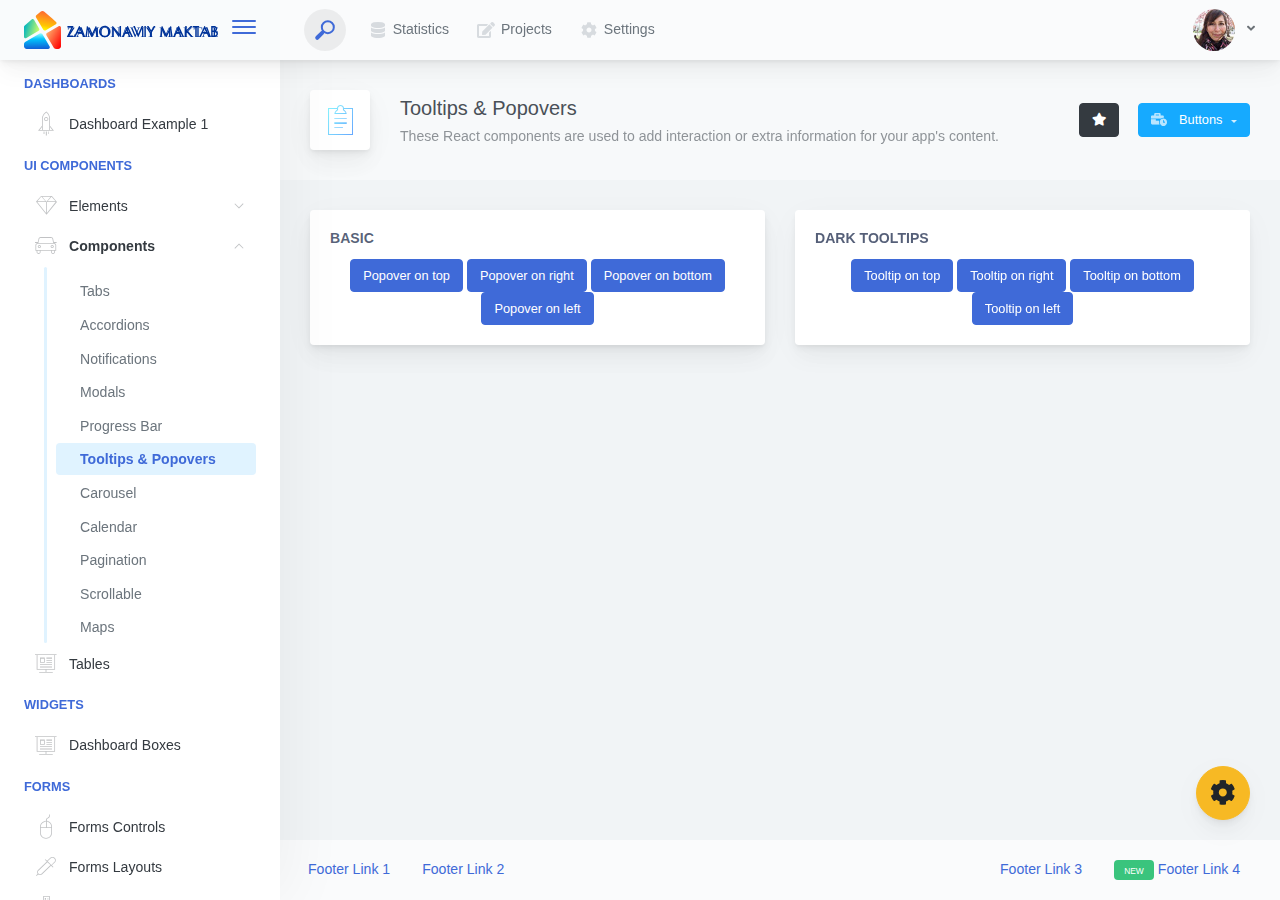
<file: ModernSchool/wwwroot/architectui-html-free/components-tooltips-popovers.html>
<!doctype html>
<html lang="en">

<head>
    <meta charset="utf-8">
    <meta http-equiv="X-UA-Compatible" content="IE=edge">
    <meta http-equiv="Content-Language" content="en">
    <meta http-equiv="Content-Type" content="text/html; charset=utf-8"/>
    <title>Tooltips &amp; Popovers - These React components are used to add interaction or extra information for your app&#x27;s content.</title>
    <meta name="viewport" content="width=device-width, initial-scale=1, maximum-scale=1, user-scalable=no, shrink-to-fit=no" />
    <meta name="description" content="These React components are used to add interaction or extra information for your app&#x27;s content.">
    <meta name="msapplication-tap-highlight" content="no">
    <!--
    =========================================================
    * ArchitectUI HTML Theme Dashboard - v1.0.0
    =========================================================
    * Product Page: https://dashboardpack.com
    * Copyright 2019 DashboardPack (https://dashboardpack.com)
    * Licensed under MIT (https://github.com/DashboardPack/architectui-html-theme-free/blob/master/LICENSE)
    =========================================================
    * The above copyright notice and this permission notice shall be included in all copies or substantial portions of the Software.
    -->
<link href="./main.css" rel="stylesheet"></head>
<body>
    <div class="app-container app-theme-white body-tabs-shadow fixed-sidebar fixed-header">
        <div class="app-header header-shadow">
            <div class="app-header__logo">
                <div class="logo-src"></div>
                <div class="header__pane ml-auto">
                    <div>
                        <button type="button" class="hamburger close-sidebar-btn hamburger--elastic" data-class="closed-sidebar">
                            <span class="hamburger-box">
                                <span class="hamburger-inner"></span>
                            </span>
                        </button>
                    </div>
                </div>
            </div>
            <div class="app-header__mobile-menu">
                <div>
                    <button type="button" class="hamburger hamburger--elastic mobile-toggle-nav">
                        <span class="hamburger-box">
                            <span class="hamburger-inner"></span>
                        </span>
                    </button>
                </div>
            </div>
            <div class="app-header__menu">
                <span>
                    <button type="button" class="btn-icon btn-icon-only btn btn-primary btn-sm mobile-toggle-header-nav">
                        <span class="btn-icon-wrapper">
                            <i class="fa fa-ellipsis-v fa-w-6"></i>
                        </span>
                    </button>
                </span>
            </div>    <div class="app-header__content">
                <div class="app-header-left">
                    <div class="search-wrapper">
                        <div class="input-holder">
                            <input type="text" class="search-input" placeholder="Type to search">
                            <button class="search-icon"><span></span></button>
                        </div>
                        <button class="close"></button>
                    </div>
                    <ul class="header-menu nav">
                        <li class="nav-item">
                            <a href="javascript:void(0);" class="nav-link">
                                <i class="nav-link-icon fa fa-database"> </i>
                                Statistics
                            </a>
                        </li>
                        <li class="btn-group nav-item">
                            <a href="javascript:void(0);" class="nav-link">
                                <i class="nav-link-icon fa fa-edit"></i>
                                Projects
                            </a>
                        </li>
                        <li class="dropdown nav-item">
                            <a href="javascript:void(0);" class="nav-link">
                                <i class="nav-link-icon fa fa-cog"></i>
                                Settings
                            </a>
                        </li>
                    </ul>        </div>
                <div class="app-header-right">
                    <div class="header-btn-lg pr-0">
                        <div class="widget-content p-0">
                            <div class="widget-content-wrapper">
                                <div class="widget-content-left">
                                    <div class="btn-group">
                                        <a data-toggle="dropdown" aria-haspopup="true" aria-expanded="false" class="p-0 btn">
                                            <img width="42" class="rounded-circle" src="assets/images/avatars/1.jpg" alt="">
                                            <i class="fa fa-angle-down ml-2 opacity-8"></i>
                                        </a>
                                        <div tabindex="-1" role="menu" aria-hidden="true" class="dropdown-menu dropdown-menu-right">
                                            <button type="button" tabindex="0" class="dropdown-item">User Account</button>
                                            <button type="button" tabindex="0" class="dropdown-item">Settings</button>
                                            <h6 tabindex="-1" class="dropdown-header">Header</h6>
                                            <button type="button" tabindex="0" class="dropdown-item">Actions</button>
                                            <div tabindex="-1" class="dropdown-divider"></div>
                                            <button type="button" tabindex="0" class="dropdown-item">Dividers</button>
                                        </div>
                                    </div>
                                </div>
                                <div class="widget-content-left  ml-3 header-user-info">
                                    <div class="widget-heading">
                                        Alina Mclourd
                                    </div>
                                    <div class="widget-subheading">
                                        VP People Manager
                                    </div>
                                </div>
                                <div class="widget-content-right header-user-info ml-3">
                                    <button type="button" class="btn-shadow p-1 btn btn-primary btn-sm show-toastr-example">
                                        <i class="fa text-white fa-calendar pr-1 pl-1"></i>
                                    </button>
                                </div>
                            </div>
                        </div>
                    </div>        </div>
            </div>
        </div>        <div class="ui-theme-settings">
            <button type="button" id="TooltipDemo" class="btn-open-options btn btn-warning">
                <i class="fa fa-cog fa-w-16 fa-spin fa-2x"></i>
            </button>
            <div class="theme-settings__inner">
                <div class="scrollbar-container">
                    <div class="theme-settings__options-wrapper">
                        <h3 class="themeoptions-heading">Layout Options
                        </h3>
                        <div class="p-3">
                            <ul class="list-group">
                                <li class="list-group-item">
                                    <div class="widget-content p-0">
                                        <div class="widget-content-wrapper">
                                            <div class="widget-content-left mr-3">
                                                <div class="switch has-switch switch-container-class" data-class="fixed-header">
                                                    <div class="switch-animate switch-on">
                                                        <input type="checkbox" checked data-toggle="toggle" data-onstyle="success">
                                                    </div>
                                                </div>
                                            </div>
                                            <div class="widget-content-left">
                                                <div class="widget-heading">Fixed Header
                                                </div>
                                                <div class="widget-subheading">Makes the header top fixed, always visible!
                                                </div>
                                            </div>
                                        </div>
                                    </div>
                                </li>
                                <li class="list-group-item">
                                    <div class="widget-content p-0">
                                        <div class="widget-content-wrapper">
                                            <div class="widget-content-left mr-3">
                                                <div class="switch has-switch switch-container-class" data-class="fixed-sidebar">
                                                    <div class="switch-animate switch-on">
                                                        <input type="checkbox" checked data-toggle="toggle" data-onstyle="success">
                                                    </div>
                                                </div>
                                            </div>
                                            <div class="widget-content-left">
                                                <div class="widget-heading">Fixed Sidebar
                                                </div>
                                                <div class="widget-subheading">Makes the sidebar left fixed, always visible!
                                                </div>
                                            </div>
                                        </div>
                                    </div>
                                </li>
                                <li class="list-group-item">
                                    <div class="widget-content p-0">
                                        <div class="widget-content-wrapper">
                                            <div class="widget-content-left mr-3">
                                                <div class="switch has-switch switch-container-class" data-class="fixed-footer">
                                                    <div class="switch-animate switch-off">
                                                        <input type="checkbox" data-toggle="toggle" data-onstyle="success">
                                                    </div>
                                                </div>
                                            </div>
                                            <div class="widget-content-left">
                                                <div class="widget-heading">Fixed Footer
                                                </div>
                                                <div class="widget-subheading">Makes the app footer bottom fixed, always visible!
                                                </div>
                                            </div>
                                        </div>
                                    </div>
                                </li>
                            </ul>
                        </div>
                        <h3 class="themeoptions-heading">
                            <div>
                                Header Options
                            </div>
                            <button type="button" class="btn-pill btn-shadow btn-wide ml-auto btn btn-focus btn-sm switch-header-cs-class" data-class="">
                                Restore Default
                            </button>
                        </h3>
                        <div class="p-3">
                            <ul class="list-group">
                                <li class="list-group-item">
                                    <h5 class="pb-2">Choose Color Scheme
                                    </h5>
                                    <div class="theme-settings-swatches">
                                        <div class="swatch-holder bg-primary switch-header-cs-class" data-class="bg-primary header-text-light">
                                        </div>
                                        <div class="swatch-holder bg-secondary switch-header-cs-class" data-class="bg-secondary header-text-light">
                                        </div>
                                        <div class="swatch-holder bg-success switch-header-cs-class" data-class="bg-success header-text-dark">
                                        </div>
                                        <div class="swatch-holder bg-info switch-header-cs-class" data-class="bg-info header-text-dark">
                                        </div>
                                        <div class="swatch-holder bg-warning switch-header-cs-class" data-class="bg-warning header-text-dark">
                                        </div>
                                        <div class="swatch-holder bg-danger switch-header-cs-class" data-class="bg-danger header-text-light">
                                        </div>
                                        <div class="swatch-holder bg-light switch-header-cs-class" data-class="bg-light header-text-dark">
                                        </div>
                                        <div class="swatch-holder bg-dark switch-header-cs-class" data-class="bg-dark header-text-light">
                                        </div>
                                        <div class="swatch-holder bg-focus switch-header-cs-class" data-class="bg-focus header-text-light">
                                        </div>
                                        <div class="swatch-holder bg-alternate switch-header-cs-class" data-class="bg-alternate header-text-light">
                                        </div>
                                        <div class="divider">
                                        </div>
                                        <div class="swatch-holder bg-vicious-stance switch-header-cs-class" data-class="bg-vicious-stance header-text-light">
                                        </div>
                                        <div class="swatch-holder bg-midnight-bloom switch-header-cs-class" data-class="bg-midnight-bloom header-text-light">
                                        </div>
                                        <div class="swatch-holder bg-night-sky switch-header-cs-class" data-class="bg-night-sky header-text-light">
                                        </div>
                                        <div class="swatch-holder bg-slick-carbon switch-header-cs-class" data-class="bg-slick-carbon header-text-light">
                                        </div>
                                        <div class="swatch-holder bg-asteroid switch-header-cs-class" data-class="bg-asteroid header-text-light">
                                        </div>
                                        <div class="swatch-holder bg-royal switch-header-cs-class" data-class="bg-royal header-text-light">
                                        </div>
                                        <div class="swatch-holder bg-warm-flame switch-header-cs-class" data-class="bg-warm-flame header-text-dark">
                                        </div>
                                        <div class="swatch-holder bg-night-fade switch-header-cs-class" data-class="bg-night-fade header-text-dark">
                                        </div>
                                        <div class="swatch-holder bg-sunny-morning switch-header-cs-class" data-class="bg-sunny-morning header-text-dark">
                                        </div>
                                        <div class="swatch-holder bg-tempting-azure switch-header-cs-class" data-class="bg-tempting-azure header-text-dark">
                                        </div>
                                        <div class="swatch-holder bg-amy-crisp switch-header-cs-class" data-class="bg-amy-crisp header-text-dark">
                                        </div>
                                        <div class="swatch-holder bg-heavy-rain switch-header-cs-class" data-class="bg-heavy-rain header-text-dark">
                                        </div>
                                        <div class="swatch-holder bg-mean-fruit switch-header-cs-class" data-class="bg-mean-fruit header-text-dark">
                                        </div>
                                        <div class="swatch-holder bg-malibu-beach switch-header-cs-class" data-class="bg-malibu-beach header-text-light">
                                        </div>
                                        <div class="swatch-holder bg-deep-blue switch-header-cs-class" data-class="bg-deep-blue header-text-dark">
                                        </div>
                                        <div class="swatch-holder bg-ripe-malin switch-header-cs-class" data-class="bg-ripe-malin header-text-light">
                                        </div>
                                        <div class="swatch-holder bg-arielle-smile switch-header-cs-class" data-class="bg-arielle-smile header-text-light">
                                        </div>
                                        <div class="swatch-holder bg-plum-plate switch-header-cs-class" data-class="bg-plum-plate header-text-light">
                                        </div>
                                        <div class="swatch-holder bg-happy-fisher switch-header-cs-class" data-class="bg-happy-fisher header-text-dark">
                                        </div>
                                        <div class="swatch-holder bg-happy-itmeo switch-header-cs-class" data-class="bg-happy-itmeo header-text-light">
                                        </div>
                                        <div class="swatch-holder bg-mixed-hopes switch-header-cs-class" data-class="bg-mixed-hopes header-text-light">
                                        </div>
                                        <div class="swatch-holder bg-strong-bliss switch-header-cs-class" data-class="bg-strong-bliss header-text-light">
                                        </div>
                                        <div class="swatch-holder bg-grow-early switch-header-cs-class" data-class="bg-grow-early header-text-light">
                                        </div>
                                        <div class="swatch-holder bg-love-kiss switch-header-cs-class" data-class="bg-love-kiss header-text-light">
                                        </div>
                                        <div class="swatch-holder bg-premium-dark switch-header-cs-class" data-class="bg-premium-dark header-text-light">
                                        </div>
                                        <div class="swatch-holder bg-happy-green switch-header-cs-class" data-class="bg-happy-green header-text-light">
                                        </div>
                                    </div>
                                </li>
                            </ul>
                        </div>
                        <h3 class="themeoptions-heading">
                            <div>Sidebar Options</div>
                            <button type="button" class="btn-pill btn-shadow btn-wide ml-auto btn btn-focus btn-sm switch-sidebar-cs-class" data-class="">
                                Restore Default
                            </button>
                        </h3>
                        <div class="p-3">
                            <ul class="list-group">
                                <li class="list-group-item">
                                    <h5 class="pb-2">Choose Color Scheme
                                    </h5>
                                    <div class="theme-settings-swatches">
                                        <div class="swatch-holder bg-primary switch-sidebar-cs-class" data-class="bg-primary sidebar-text-light">
                                        </div>
                                        <div class="swatch-holder bg-secondary switch-sidebar-cs-class" data-class="bg-secondary sidebar-text-light">
                                        </div>
                                        <div class="swatch-holder bg-success switch-sidebar-cs-class" data-class="bg-success sidebar-text-dark">
                                        </div>
                                        <div class="swatch-holder bg-info switch-sidebar-cs-class" data-class="bg-info sidebar-text-dark">
                                        </div>
                                        <div class="swatch-holder bg-warning switch-sidebar-cs-class" data-class="bg-warning sidebar-text-dark">
                                        </div>
                                        <div class="swatch-holder bg-danger switch-sidebar-cs-class" data-class="bg-danger sidebar-text-light">
                                        </div>
                                        <div class="swatch-holder bg-light switch-sidebar-cs-class" data-class="bg-light sidebar-text-dark">
                                        </div>
                                        <div class="swatch-holder bg-dark switch-sidebar-cs-class" data-class="bg-dark sidebar-text-light">
                                        </div>
                                        <div class="swatch-holder bg-focus switch-sidebar-cs-class" data-class="bg-focus sidebar-text-light">
                                        </div>
                                        <div class="swatch-holder bg-alternate switch-sidebar-cs-class" data-class="bg-alternate sidebar-text-light">
                                        </div>
                                        <div class="divider">
                                        </div>
                                        <div class="swatch-holder bg-vicious-stance switch-sidebar-cs-class" data-class="bg-vicious-stance sidebar-text-light">
                                        </div>
                                        <div class="swatch-holder bg-midnight-bloom switch-sidebar-cs-class" data-class="bg-midnight-bloom sidebar-text-light">
                                        </div>
                                        <div class="swatch-holder bg-night-sky switch-sidebar-cs-class" data-class="bg-night-sky sidebar-text-light">
                                        </div>
                                        <div class="swatch-holder bg-slick-carbon switch-sidebar-cs-class" data-class="bg-slick-carbon sidebar-text-light">
                                        </div>
                                        <div class="swatch-holder bg-asteroid switch-sidebar-cs-class" data-class="bg-asteroid sidebar-text-light">
                                        </div>
                                        <div class="swatch-holder bg-royal switch-sidebar-cs-class" data-class="bg-royal sidebar-text-light">
                                        </div>
                                        <div class="swatch-holder bg-warm-flame switch-sidebar-cs-class" data-class="bg-warm-flame sidebar-text-dark">
                                        </div>
                                        <div class="swatch-holder bg-night-fade switch-sidebar-cs-class" data-class="bg-night-fade sidebar-text-dark">
                                        </div>
                                        <div class="swatch-holder bg-sunny-morning switch-sidebar-cs-class" data-class="bg-sunny-morning sidebar-text-dark">
                                        </div>
                                        <div class="swatch-holder bg-tempting-azure switch-sidebar-cs-class" data-class="bg-tempting-azure sidebar-text-dark">
                                        </div>
                                        <div class="swatch-holder bg-amy-crisp switch-sidebar-cs-class" data-class="bg-amy-crisp sidebar-text-dark">
                                        </div>
                                        <div class="swatch-holder bg-heavy-rain switch-sidebar-cs-class" data-class="bg-heavy-rain sidebar-text-dark">
                                        </div>
                                        <div class="swatch-holder bg-mean-fruit switch-sidebar-cs-class" data-class="bg-mean-fruit sidebar-text-dark">
                                        </div>
                                        <div class="swatch-holder bg-malibu-beach switch-sidebar-cs-class" data-class="bg-malibu-beach sidebar-text-light">
                                        </div>
                                        <div class="swatch-holder bg-deep-blue switch-sidebar-cs-class" data-class="bg-deep-blue sidebar-text-dark">
                                        </div>
                                        <div class="swatch-holder bg-ripe-malin switch-sidebar-cs-class" data-class="bg-ripe-malin sidebar-text-light">
                                        </div>
                                        <div class="swatch-holder bg-arielle-smile switch-sidebar-cs-class" data-class="bg-arielle-smile sidebar-text-light">
                                        </div>
                                        <div class="swatch-holder bg-plum-plate switch-sidebar-cs-class" data-class="bg-plum-plate sidebar-text-light">
                                        </div>
                                        <div class="swatch-holder bg-happy-fisher switch-sidebar-cs-class" data-class="bg-happy-fisher sidebar-text-dark">
                                        </div>
                                        <div class="swatch-holder bg-happy-itmeo switch-sidebar-cs-class" data-class="bg-happy-itmeo sidebar-text-light">
                                        </div>
                                        <div class="swatch-holder bg-mixed-hopes switch-sidebar-cs-class" data-class="bg-mixed-hopes sidebar-text-light">
                                        </div>
                                        <div class="swatch-holder bg-strong-bliss switch-sidebar-cs-class" data-class="bg-strong-bliss sidebar-text-light">
                                        </div>
                                        <div class="swatch-holder bg-grow-early switch-sidebar-cs-class" data-class="bg-grow-early sidebar-text-light">
                                        </div>
                                        <div class="swatch-holder bg-love-kiss switch-sidebar-cs-class" data-class="bg-love-kiss sidebar-text-light">
                                        </div>
                                        <div class="swatch-holder bg-premium-dark switch-sidebar-cs-class" data-class="bg-premium-dark sidebar-text-light">
                                        </div>
                                        <div class="swatch-holder bg-happy-green switch-sidebar-cs-class" data-class="bg-happy-green sidebar-text-light">
                                        </div>
                                    </div>
                                </li>
                            </ul>
                        </div>
                        <h3 class="themeoptions-heading">
                            <div>Main Content Options</div>
                            <button type="button" class="btn-pill btn-shadow btn-wide ml-auto active btn btn-focus btn-sm">Restore Default
                            </button>
                        </h3>
                        <div class="p-3">
                            <ul class="list-group">
                                <li class="list-group-item">
                                    <h5 class="pb-2">Page Section Tabs
                                    </h5>
                                    <div class="theme-settings-swatches">
                                        <div role="group" class="mt-2 btn-group">
                                            <button type="button" class="btn-wide btn-shadow btn-primary btn btn-secondary switch-theme-class" data-class="body-tabs-line">
                                                Line
                                            </button>
                                            <button type="button" class="btn-wide btn-shadow btn-primary active btn btn-secondary switch-theme-class" data-class="body-tabs-shadow">
                                                Shadow
                                            </button>
                                        </div>
                                    </div>
                                </li>
                            </ul>
                        </div>
                    </div>
                </div>
            </div>
        </div>        <div class="app-main">
                <div class="app-sidebar sidebar-shadow">
                    <div class="app-header__logo">
                        <div class="logo-src"></div>
                        <div class="header__pane ml-auto">
                            <div>
                                <button type="button" class="hamburger close-sidebar-btn hamburger--elastic" data-class="closed-sidebar">
                                    <span class="hamburger-box">
                                        <span class="hamburger-inner"></span>
                                    </span>
                                </button>
                            </div>
                        </div>
                    </div>
                    <div class="app-header__mobile-menu">
                        <div>
                            <button type="button" class="hamburger hamburger--elastic mobile-toggle-nav">
                                <span class="hamburger-box">
                                    <span class="hamburger-inner"></span>
                                </span>
                            </button>
                        </div>
                    </div>
                    <div class="app-header__menu">
                        <span>
                            <button type="button" class="btn-icon btn-icon-only btn btn-primary btn-sm mobile-toggle-header-nav">
                                <span class="btn-icon-wrapper">
                                    <i class="fa fa-ellipsis-v fa-w-6"></i>
                                </span>
                            </button>
                        </span>
                    </div>    <div class="scrollbar-sidebar">
                        <div class="app-sidebar__inner">
                            <ul class="vertical-nav-menu">
                                <li class="app-sidebar__heading">Dashboards</li>
                                <li>
                                    <a href="index.html">
                                        <i class="metismenu-icon pe-7s-rocket"></i>
                                        Dashboard Example 1
                                    </a>
                                </li>
                                <li class="app-sidebar__heading">UI Components</li>
                                <li
                                    
                                    
                                    
                                    
                                    
                                    
                                    
                                    
                                >
                                    <a href="#">
                                        <i class="metismenu-icon pe-7s-diamond"></i>
                                        Elements
                                        <i class="metismenu-state-icon pe-7s-angle-down caret-left"></i>
                                    </a>
                                    <ul
                                        
                                        
                                        
                                        
                                        
                                        
                                        
                                        
                                    >
                                        <li>
                                            <a href="elements-buttons-standard.html">
                                                <i class="metismenu-icon"></i>
                                                Buttons
                                            </a>
                                        </li>
                                        <li>
                                            <a href="elements-dropdowns.html">
                                                <i class="metismenu-icon">
                                                </i>Dropdowns
                                            </a>
                                        </li>
                                        <li>
                                            <a href="elements-icons.html">
                                                <i class="metismenu-icon">
                                                </i>Icons
                                            </a>
                                        </li>
                                        <li>
                                            <a href="elements-badges-labels.html">
                                                <i class="metismenu-icon">
                                                </i>Badges
                                            </a>
                                        </li>
                                        <li>
                                            <a href="elements-cards.html">
                                                <i class="metismenu-icon">
                                                </i>Cards
                                            </a>
                                        </li>
                                        <li>
                                            <a href="elements-list-group.html">
                                                <i class="metismenu-icon">
                                                </i>List Groups
                                            </a>
                                        </li>
                                        <li>
                                            <a href="elements-navigation.html">
                                                <i class="metismenu-icon">
                                                </i>Navigation Menus
                                            </a>
                                        </li>
                                        <li>
                                            <a href="elements-utilities.html">
                                                <i class="metismenu-icon">
                                                </i>Utilities
                                            </a>
                                        </li>
                                    </ul>
                                </li>
                                <li
                                    
                                    
                                    
                                    
                                    
                                     class="mm-active"
                                    
                                    
                                    
                                    
                                    
                                >
                                    <a href="#">
                                        <i class="metismenu-icon pe-7s-car"></i>
                                        Components
                                        <i class="metismenu-state-icon pe-7s-angle-down caret-left"></i>
                                    </a>
                                    <ul
                                        
                                        
                                        
                                        
                                        
                                         class="mm-show"
                                        
                                        
                                        
                                        
                                        
                                    >
                                        <li>
                                            <a href="components-tabs.html">
                                                <i class="metismenu-icon">
                                                </i>Tabs
                                            </a>
                                        </li>
                                        <li>
                                            <a href="components-accordions.html">
                                                <i class="metismenu-icon">
                                                </i>Accordions
                                            </a>
                                        </li>
                                        <li>
                                            <a href="components-notifications.html">
                                                <i class="metismenu-icon">
                                                </i>Notifications
                                            </a>
                                        </li>
                                        <li>
                                            <a href="components-modals.html">
                                                <i class="metismenu-icon">
                                                </i>Modals
                                            </a>
                                        </li>
                                        <li>
                                            <a href="components-progress-bar.html">
                                                <i class="metismenu-icon">
                                                </i>Progress Bar
                                            </a>
                                        </li>
                                        <li>
                                            <a href="components-tooltips-popovers.html" class="mm-active">
                                                <i class="metismenu-icon">
                                                </i>Tooltips &amp; Popovers
                                            </a>
                                        </li>
                                        <li>
                                            <a href="components-carousel.html">
                                                <i class="metismenu-icon">
                                                </i>Carousel
                                            </a>
                                        </li>
                                        <li>
                                            <a href="components-calendar.html">
                                                <i class="metismenu-icon">
                                                </i>Calendar
                                            </a>
                                        </li>
                                        <li>
                                            <a href="components-pagination.html">
                                                <i class="metismenu-icon">
                                                </i>Pagination
                                            </a>
                                        </li>
                                        <li>
                                            <a href="components-scrollable-elements.html">
                                                <i class="metismenu-icon">
                                                </i>Scrollable
                                            </a>
                                        </li>
                                        <li>
                                            <a href="components-maps.html">
                                                <i class="metismenu-icon">
                                                </i>Maps
                                            </a>
                                        </li>
                                    </ul>
                                </li>
                                <li  >
                                    <a href="tables-regular.html">
                                        <i class="metismenu-icon pe-7s-display2"></i>
                                        Tables
                                    </a>
                                </li>
                                <li class="app-sidebar__heading">Widgets</li>
                                <li>
                                    <a href="dashboard-boxes.html">
                                        <i class="metismenu-icon pe-7s-display2"></i>
                                        Dashboard Boxes
                                    </a>
                                </li>
                                <li class="app-sidebar__heading">Forms</li>
                                <li>
                                    <a href="forms-controls.html">
                                        <i class="metismenu-icon pe-7s-mouse">
                                        </i>Forms Controls
                                    </a>
                                </li>
                                <li>
                                    <a href="forms-layouts.html">
                                        <i class="metismenu-icon pe-7s-eyedropper">
                                        </i>Forms Layouts
                                    </a>
                                </li>
                                <li>
                                    <a href="forms-validation.html">
                                        <i class="metismenu-icon pe-7s-pendrive">
                                        </i>Forms Validation
                                    </a>
                                </li>
                                <li class="app-sidebar__heading">Charts</li>
                                <li>
                                    <a href="charts-chartjs.html">
                                        <i class="metismenu-icon pe-7s-graph2">
                                        </i>ChartJS
                                    </a>
                                </li>
                                <li class="app-sidebar__heading">PRO Version</li>
                                <li>
                                    <a href="https://dashboardpack.com/theme-details/architectui-dashboard-html-pro/" target="_blank">
                                        <i class="metismenu-icon pe-7s-graph2">
                                        </i>
                                        Upgrade to PRO
                                    </a>
                                </li>
                            </ul>
                        </div>
                    </div>
                </div>    <div class="app-main__outer">
                    <div class="app-main__inner">
                        <div class="app-page-title">
                            <div class="page-title-wrapper">
                                <div class="page-title-heading">
                                    <div class="page-title-icon">
                                        <i class="pe-7s-note2 icon-gradient bg-happy-fisher">
                                        </i>
                                    </div>
                                    <div>Tooltips &amp; Popovers
                                        <div class="page-title-subheading">These React components are used to add interaction or extra information for your app&#x27;s content.
                                        </div>
                                    </div>
                                </div>
                                <div class="page-title-actions">
                                    <button type="button" data-toggle="tooltip" title="Example Tooltip" data-placement="bottom" class="btn-shadow mr-3 btn btn-dark">
                                        <i class="fa fa-star"></i>
                                    </button>
                                    <div class="d-inline-block dropdown">
                                        <button type="button" data-toggle="dropdown" aria-haspopup="true" aria-expanded="false" class="btn-shadow dropdown-toggle btn btn-info">
                                            <span class="btn-icon-wrapper pr-2 opacity-7">
                                                <i class="fa fa-business-time fa-w-20"></i>
                                            </span>
                                            Buttons
                                        </button>
                                        <div tabindex="-1" role="menu" aria-hidden="true" class="dropdown-menu dropdown-menu-right">
                                            <ul class="nav flex-column">
                                                <li class="nav-item">
                                                    <a href="javascript:void(0);" class="nav-link">
                                                        <i class="nav-link-icon lnr-inbox"></i>
                                                        <span>
                                                            Inbox
                                                        </span>
                                                        <div class="ml-auto badge badge-pill badge-secondary">86</div>
                                                    </a>
                                                </li>
                                                <li class="nav-item">
                                                    <a href="javascript:void(0);" class="nav-link">
                                                        <i class="nav-link-icon lnr-book"></i>
                                                        <span>
                                                            Book
                                                        </span>
                                                        <div class="ml-auto badge badge-pill badge-danger">5</div>
                                                    </a>
                                                </li>
                                                <li class="nav-item">
                                                    <a href="javascript:void(0);" class="nav-link">
                                                        <i class="nav-link-icon lnr-picture"></i>
                                                        <span>
                                                            Picture
                                                        </span>
                                                    </a>
                                                </li>
                                                <li class="nav-item">
                                                    <a disabled href="javascript:void(0);" class="nav-link disabled">
                                                        <i class="nav-link-icon lnr-file-empty"></i>
                                                        <span>
                                                            File Disabled
                                                        </span>
                                                    </a>
                                                </li>
                                            </ul>
                                        </div>
                                    </div>
                                </div>    </div>
                        </div>            <div class="row">
                            <div class="col-lg-6">
                                <div class="main-card mb-3 card">
                                    <div class="card-body"><h5 class="card-title">Basic</h5>
                                        <div class="text-center">
                                            <button type="button" class="btn btn-primary" data-container="body" data-toggle="popover" data-placement="top" data-content="Vivamus sagittis lacus vel augue laoreet rutrum faucibus.">
                                                Popover on top
                                            </button>
            
                                            <button type="button" class="btn btn-primary" data-container="body" data-toggle="popover" data-placement="right" data-content="Vivamus sagittis lacus vel augue laoreet rutrum faucibus.">
                                                Popover on right
                                            </button>
            
                                            <button type="button" class="btn btn-primary" data-container="body" data-toggle="popover" data-placement="bottom" data-content="Vivamus
            sagittis lacus vel augue laoreet rutrum faucibus.">
                                                Popover on bottom
                                            </button>
            
                                            <button type="button" class="btn btn-primary" data-container="body" data-toggle="popover" data-placement="left" data-content="Vivamus sagittis lacus vel augue laoreet rutrum faucibus.">
                                                Popover on left
                                            </button>
                                        </div>
                                    </div>
                                </div>
                            </div>
                            <div class="col-lg-6">
                                <div class="main-card mb-3 card">
                                    <div class="card-body"><h5 class="card-title">Dark Tooltips</h5>
                                        <div class="text-center">
                                            <button type="button" class="btn btn-primary" data-toggle="tooltip" data-placement="top" title="Tooltip on top">
                                                Tooltip on top
                                            </button>
                                            <button type="button" class="btn btn-primary" data-toggle="tooltip" data-placement="right" title="Tooltip on right">
                                                Tooltip on right
                                            </button>
                                            <button type="button" class="btn btn-primary" data-toggle="tooltip" data-placement="bottom" title="Tooltip on bottom">
                                                Tooltip on bottom
                                            </button>
                                            <button type="button" class="btn btn-primary" data-toggle="tooltip" data-placement="left" title="Tooltip on left">
                                                Tooltip on left
                                            </button>
                                        </div>
                                    </div>
                                </div>
                            </div>
                        </div>
                    </div>
                    <div class="app-wrapper-footer">
                        <div class="app-footer">
                            <div class="app-footer__inner">
                                <div class="app-footer-left">
                                    <ul class="nav">
                                        <li class="nav-item">
                                            <a href="javascript:void(0);" class="nav-link">
                                                Footer Link 1
                                            </a>
                                        </li>
                                        <li class="nav-item">
                                            <a href="javascript:void(0);" class="nav-link">
                                                Footer Link 2
                                            </a>
                                        </li>
                                    </ul>
                                </div>
                                <div class="app-footer-right">
                                    <ul class="nav">
                                        <li class="nav-item">
                                            <a href="javascript:void(0);" class="nav-link">
                                                Footer Link 3
                                            </a>
                                        </li>
                                        <li class="nav-item">
                                            <a href="javascript:void(0);" class="nav-link">
                                                <div class="badge badge-success mr-1 ml-0">
                                                    <small>NEW</small>
                                                </div>
                                                Footer Link 4
                                            </a>
                                        </li>
                                    </ul>
                                </div>
                            </div>
                        </div>
                    </div>    </div>
        </div>
    </div>
<script type="text/javascript" src="./assets/scripts/main.js"></script></body>
</html>
</file>
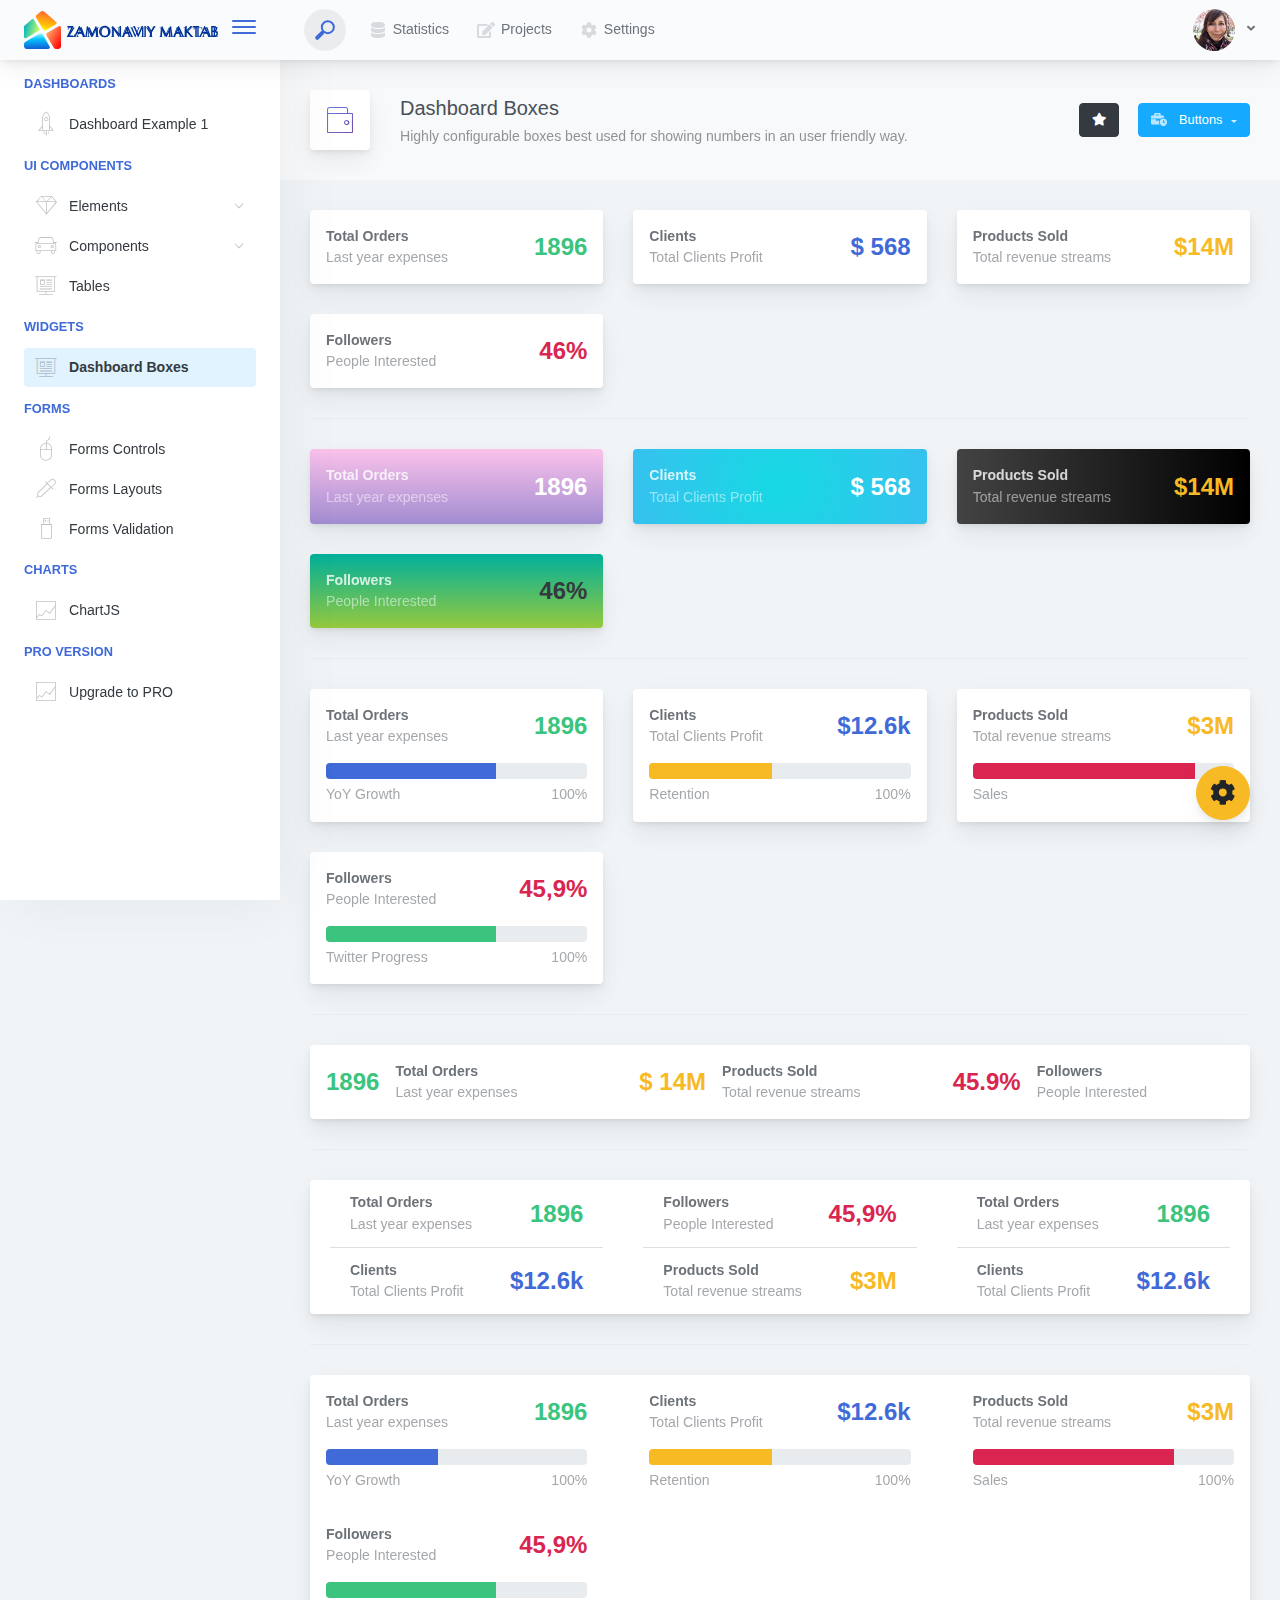
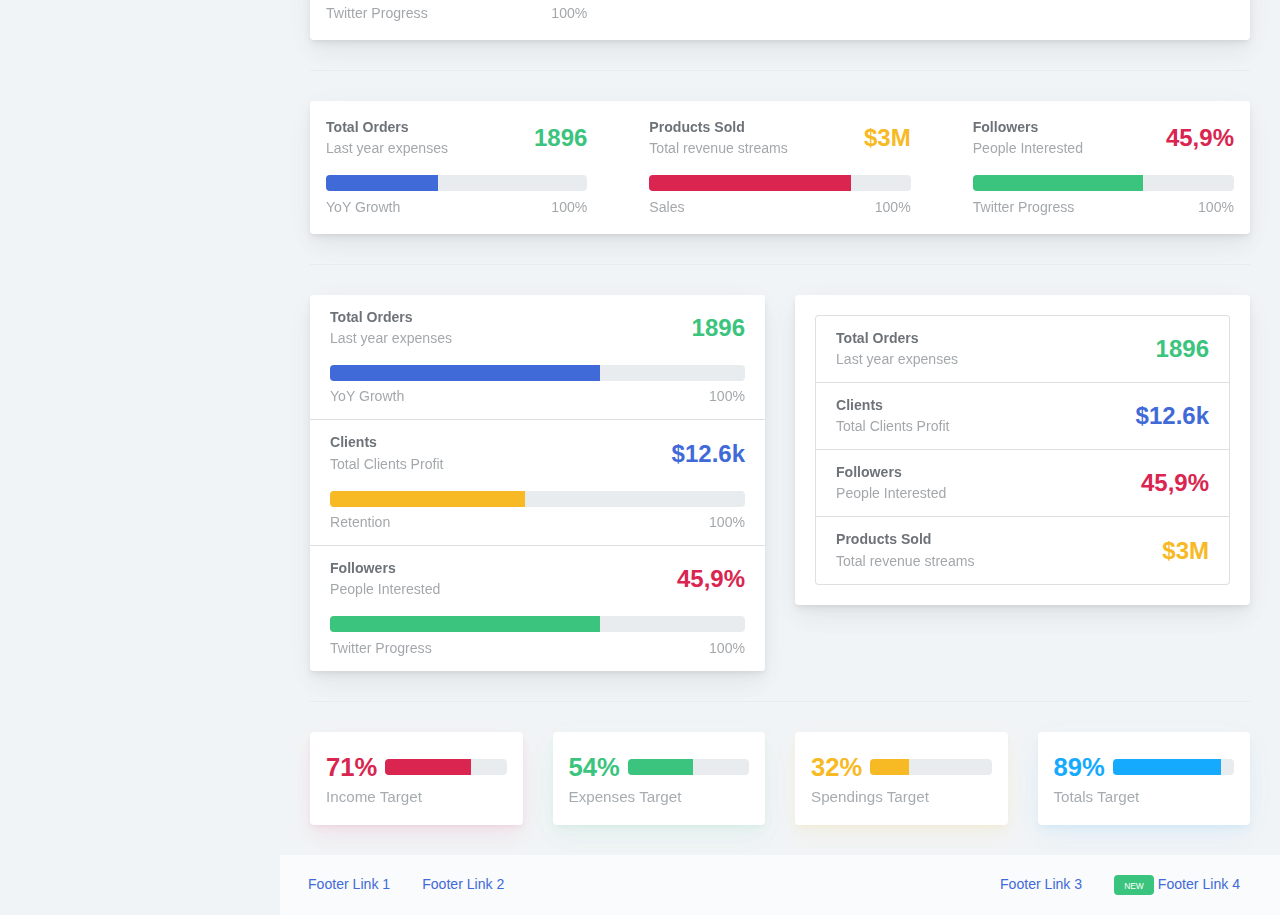
<file: ModernSchool/wwwroot/architectui-html-free/dashboard-boxes.html>
<!doctype html>
<html lang="en">

<head>
    <meta charset="utf-8">
    <meta http-equiv="X-UA-Compatible" content="IE=edge">
    <meta http-equiv="Content-Language" content="en">
    <meta http-equiv="Content-Type" content="text/html; charset=utf-8"/>
    <title>Dashboard Boxes - Highly configurable boxes best used for showing numbers in an user friendly way.</title>
    <meta name="viewport" content="width=device-width, initial-scale=1, maximum-scale=1, user-scalable=no, shrink-to-fit=no" />
    <meta name="description" content="Highly configurable boxes best used for showing numbers in an user friendly way.">
    <meta name="msapplication-tap-highlight" content="no">
    <!--
    =========================================================
    * ArchitectUI HTML Theme Dashboard - v1.0.0
    =========================================================
    * Product Page: https://dashboardpack.com
    * Copyright 2019 DashboardPack (https://dashboardpack.com)
    * Licensed under MIT (https://github.com/DashboardPack/architectui-html-theme-free/blob/master/LICENSE)
    =========================================================
    * The above copyright notice and this permission notice shall be included in all copies or substantial portions of the Software.
    -->
<link href="./main.css" rel="stylesheet"></head>
<body>
    <div class="app-container app-theme-white body-tabs-shadow fixed-sidebar fixed-header">
        <div class="app-header header-shadow">
            <div class="app-header__logo">
                <div class="logo-src"></div>
                <div class="header__pane ml-auto">
                    <div>
                        <button type="button" class="hamburger close-sidebar-btn hamburger--elastic" data-class="closed-sidebar">
                            <span class="hamburger-box">
                                <span class="hamburger-inner"></span>
                            </span>
                        </button>
                    </div>
                </div>
            </div>
            <div class="app-header__mobile-menu">
                <div>
                    <button type="button" class="hamburger hamburger--elastic mobile-toggle-nav">
                        <span class="hamburger-box">
                            <span class="hamburger-inner"></span>
                        </span>
                    </button>
                </div>
            </div>
            <div class="app-header__menu">
                <span>
                    <button type="button" class="btn-icon btn-icon-only btn btn-primary btn-sm mobile-toggle-header-nav">
                        <span class="btn-icon-wrapper">
                            <i class="fa fa-ellipsis-v fa-w-6"></i>
                        </span>
                    </button>
                </span>
            </div>    <div class="app-header__content">
                <div class="app-header-left">
                    <div class="search-wrapper">
                        <div class="input-holder">
                            <input type="text" class="search-input" placeholder="Type to search">
                            <button class="search-icon"><span></span></button>
                        </div>
                        <button class="close"></button>
                    </div>
                    <ul class="header-menu nav">
                        <li class="nav-item">
                            <a href="javascript:void(0);" class="nav-link">
                                <i class="nav-link-icon fa fa-database"> </i>
                                Statistics
                            </a>
                        </li>
                        <li class="btn-group nav-item">
                            <a href="javascript:void(0);" class="nav-link">
                                <i class="nav-link-icon fa fa-edit"></i>
                                Projects
                            </a>
                        </li>
                        <li class="dropdown nav-item">
                            <a href="javascript:void(0);" class="nav-link">
                                <i class="nav-link-icon fa fa-cog"></i>
                                Settings
                            </a>
                        </li>
                    </ul>        </div>
                <div class="app-header-right">
                    <div class="header-btn-lg pr-0">
                        <div class="widget-content p-0">
                            <div class="widget-content-wrapper">
                                <div class="widget-content-left">
                                    <div class="btn-group">
                                        <a data-toggle="dropdown" aria-haspopup="true" aria-expanded="false" class="p-0 btn">
                                            <img width="42" class="rounded-circle" src="assets/images/avatars/1.jpg" alt="">
                                            <i class="fa fa-angle-down ml-2 opacity-8"></i>
                                        </a>
                                        <div tabindex="-1" role="menu" aria-hidden="true" class="dropdown-menu dropdown-menu-right">
                                            <button type="button" tabindex="0" class="dropdown-item">User Account</button>
                                            <button type="button" tabindex="0" class="dropdown-item">Settings</button>
                                            <h6 tabindex="-1" class="dropdown-header">Header</h6>
                                            <button type="button" tabindex="0" class="dropdown-item">Actions</button>
                                            <div tabindex="-1" class="dropdown-divider"></div>
                                            <button type="button" tabindex="0" class="dropdown-item">Dividers</button>
                                        </div>
                                    </div>
                                </div>
                                <div class="widget-content-left  ml-3 header-user-info">
                                    <div class="widget-heading">
                                        Alina Mclourd
                                    </div>
                                    <div class="widget-subheading">
                                        VP People Manager
                                    </div>
                                </div>
                                <div class="widget-content-right header-user-info ml-3">
                                    <button type="button" class="btn-shadow p-1 btn btn-primary btn-sm show-toastr-example">
                                        <i class="fa text-white fa-calendar pr-1 pl-1"></i>
                                    </button>
                                </div>
                            </div>
                        </div>
                    </div>        </div>
            </div>
        </div>        <div class="ui-theme-settings">
            <button type="button" id="TooltipDemo" class="btn-open-options btn btn-warning">
                <i class="fa fa-cog fa-w-16 fa-spin fa-2x"></i>
            </button>
            <div class="theme-settings__inner">
                <div class="scrollbar-container">
                    <div class="theme-settings__options-wrapper">
                        <h3 class="themeoptions-heading">Layout Options
                        </h3>
                        <div class="p-3">
                            <ul class="list-group">
                                <li class="list-group-item">
                                    <div class="widget-content p-0">
                                        <div class="widget-content-wrapper">
                                            <div class="widget-content-left mr-3">
                                                <div class="switch has-switch switch-container-class" data-class="fixed-header">
                                                    <div class="switch-animate switch-on">
                                                        <input type="checkbox" checked data-toggle="toggle" data-onstyle="success">
                                                    </div>
                                                </div>
                                            </div>
                                            <div class="widget-content-left">
                                                <div class="widget-heading">Fixed Header
                                                </div>
                                                <div class="widget-subheading">Makes the header top fixed, always visible!
                                                </div>
                                            </div>
                                        </div>
                                    </div>
                                </li>
                                <li class="list-group-item">
                                    <div class="widget-content p-0">
                                        <div class="widget-content-wrapper">
                                            <div class="widget-content-left mr-3">
                                                <div class="switch has-switch switch-container-class" data-class="fixed-sidebar">
                                                    <div class="switch-animate switch-on">
                                                        <input type="checkbox" checked data-toggle="toggle" data-onstyle="success">
                                                    </div>
                                                </div>
                                            </div>
                                            <div class="widget-content-left">
                                                <div class="widget-heading">Fixed Sidebar
                                                </div>
                                                <div class="widget-subheading">Makes the sidebar left fixed, always visible!
                                                </div>
                                            </div>
                                        </div>
                                    </div>
                                </li>
                                <li class="list-group-item">
                                    <div class="widget-content p-0">
                                        <div class="widget-content-wrapper">
                                            <div class="widget-content-left mr-3">
                                                <div class="switch has-switch switch-container-class" data-class="fixed-footer">
                                                    <div class="switch-animate switch-off">
                                                        <input type="checkbox" data-toggle="toggle" data-onstyle="success">
                                                    </div>
                                                </div>
                                            </div>
                                            <div class="widget-content-left">
                                                <div class="widget-heading">Fixed Footer
                                                </div>
                                                <div class="widget-subheading">Makes the app footer bottom fixed, always visible!
                                                </div>
                                            </div>
                                        </div>
                                    </div>
                                </li>
                            </ul>
                        </div>
                        <h3 class="themeoptions-heading">
                            <div>
                                Header Options
                            </div>
                            <button type="button" class="btn-pill btn-shadow btn-wide ml-auto btn btn-focus btn-sm switch-header-cs-class" data-class="">
                                Restore Default
                            </button>
                        </h3>
                        <div class="p-3">
                            <ul class="list-group">
                                <li class="list-group-item">
                                    <h5 class="pb-2">Choose Color Scheme
                                    </h5>
                                    <div class="theme-settings-swatches">
                                        <div class="swatch-holder bg-primary switch-header-cs-class" data-class="bg-primary header-text-light">
                                        </div>
                                        <div class="swatch-holder bg-secondary switch-header-cs-class" data-class="bg-secondary header-text-light">
                                        </div>
                                        <div class="swatch-holder bg-success switch-header-cs-class" data-class="bg-success header-text-dark">
                                        </div>
                                        <div class="swatch-holder bg-info switch-header-cs-class" data-class="bg-info header-text-dark">
                                        </div>
                                        <div class="swatch-holder bg-warning switch-header-cs-class" data-class="bg-warning header-text-dark">
                                        </div>
                                        <div class="swatch-holder bg-danger switch-header-cs-class" data-class="bg-danger header-text-light">
                                        </div>
                                        <div class="swatch-holder bg-light switch-header-cs-class" data-class="bg-light header-text-dark">
                                        </div>
                                        <div class="swatch-holder bg-dark switch-header-cs-class" data-class="bg-dark header-text-light">
                                        </div>
                                        <div class="swatch-holder bg-focus switch-header-cs-class" data-class="bg-focus header-text-light">
                                        </div>
                                        <div class="swatch-holder bg-alternate switch-header-cs-class" data-class="bg-alternate header-text-light">
                                        </div>
                                        <div class="divider">
                                        </div>
                                        <div class="swatch-holder bg-vicious-stance switch-header-cs-class" data-class="bg-vicious-stance header-text-light">
                                        </div>
                                        <div class="swatch-holder bg-midnight-bloom switch-header-cs-class" data-class="bg-midnight-bloom header-text-light">
                                        </div>
                                        <div class="swatch-holder bg-night-sky switch-header-cs-class" data-class="bg-night-sky header-text-light">
                                        </div>
                                        <div class="swatch-holder bg-slick-carbon switch-header-cs-class" data-class="bg-slick-carbon header-text-light">
                                        </div>
                                        <div class="swatch-holder bg-asteroid switch-header-cs-class" data-class="bg-asteroid header-text-light">
                                        </div>
                                        <div class="swatch-holder bg-royal switch-header-cs-class" data-class="bg-royal header-text-light">
                                        </div>
                                        <div class="swatch-holder bg-warm-flame switch-header-cs-class" data-class="bg-warm-flame header-text-dark">
                                        </div>
                                        <div class="swatch-holder bg-night-fade switch-header-cs-class" data-class="bg-night-fade header-text-dark">
                                        </div>
                                        <div class="swatch-holder bg-sunny-morning switch-header-cs-class" data-class="bg-sunny-morning header-text-dark">
                                        </div>
                                        <div class="swatch-holder bg-tempting-azure switch-header-cs-class" data-class="bg-tempting-azure header-text-dark">
                                        </div>
                                        <div class="swatch-holder bg-amy-crisp switch-header-cs-class" data-class="bg-amy-crisp header-text-dark">
                                        </div>
                                        <div class="swatch-holder bg-heavy-rain switch-header-cs-class" data-class="bg-heavy-rain header-text-dark">
                                        </div>
                                        <div class="swatch-holder bg-mean-fruit switch-header-cs-class" data-class="bg-mean-fruit header-text-dark">
                                        </div>
                                        <div class="swatch-holder bg-malibu-beach switch-header-cs-class" data-class="bg-malibu-beach header-text-light">
                                        </div>
                                        <div class="swatch-holder bg-deep-blue switch-header-cs-class" data-class="bg-deep-blue header-text-dark">
                                        </div>
                                        <div class="swatch-holder bg-ripe-malin switch-header-cs-class" data-class="bg-ripe-malin header-text-light">
                                        </div>
                                        <div class="swatch-holder bg-arielle-smile switch-header-cs-class" data-class="bg-arielle-smile header-text-light">
                                        </div>
                                        <div class="swatch-holder bg-plum-plate switch-header-cs-class" data-class="bg-plum-plate header-text-light">
                                        </div>
                                        <div class="swatch-holder bg-happy-fisher switch-header-cs-class" data-class="bg-happy-fisher header-text-dark">
                                        </div>
                                        <div class="swatch-holder bg-happy-itmeo switch-header-cs-class" data-class="bg-happy-itmeo header-text-light">
                                        </div>
                                        <div class="swatch-holder bg-mixed-hopes switch-header-cs-class" data-class="bg-mixed-hopes header-text-light">
                                        </div>
                                        <div class="swatch-holder bg-strong-bliss switch-header-cs-class" data-class="bg-strong-bliss header-text-light">
                                        </div>
                                        <div class="swatch-holder bg-grow-early switch-header-cs-class" data-class="bg-grow-early header-text-light">
                                        </div>
                                        <div class="swatch-holder bg-love-kiss switch-header-cs-class" data-class="bg-love-kiss header-text-light">
                                        </div>
                                        <div class="swatch-holder bg-premium-dark switch-header-cs-class" data-class="bg-premium-dark header-text-light">
                                        </div>
                                        <div class="swatch-holder bg-happy-green switch-header-cs-class" data-class="bg-happy-green header-text-light">
                                        </div>
                                    </div>
                                </li>
                            </ul>
                        </div>
                        <h3 class="themeoptions-heading">
                            <div>Sidebar Options</div>
                            <button type="button" class="btn-pill btn-shadow btn-wide ml-auto btn btn-focus btn-sm switch-sidebar-cs-class" data-class="">
                                Restore Default
                            </button>
                        </h3>
                        <div class="p-3">
                            <ul class="list-group">
                                <li class="list-group-item">
                                    <h5 class="pb-2">Choose Color Scheme
                                    </h5>
                                    <div class="theme-settings-swatches">
                                        <div class="swatch-holder bg-primary switch-sidebar-cs-class" data-class="bg-primary sidebar-text-light">
                                        </div>
                                        <div class="swatch-holder bg-secondary switch-sidebar-cs-class" data-class="bg-secondary sidebar-text-light">
                                        </div>
                                        <div class="swatch-holder bg-success switch-sidebar-cs-class" data-class="bg-success sidebar-text-dark">
                                        </div>
                                        <div class="swatch-holder bg-info switch-sidebar-cs-class" data-class="bg-info sidebar-text-dark">
                                        </div>
                                        <div class="swatch-holder bg-warning switch-sidebar-cs-class" data-class="bg-warning sidebar-text-dark">
                                        </div>
                                        <div class="swatch-holder bg-danger switch-sidebar-cs-class" data-class="bg-danger sidebar-text-light">
                                        </div>
                                        <div class="swatch-holder bg-light switch-sidebar-cs-class" data-class="bg-light sidebar-text-dark">
                                        </div>
                                        <div class="swatch-holder bg-dark switch-sidebar-cs-class" data-class="bg-dark sidebar-text-light">
                                        </div>
                                        <div class="swatch-holder bg-focus switch-sidebar-cs-class" data-class="bg-focus sidebar-text-light">
                                        </div>
                                        <div class="swatch-holder bg-alternate switch-sidebar-cs-class" data-class="bg-alternate sidebar-text-light">
                                        </div>
                                        <div class="divider">
                                        </div>
                                        <div class="swatch-holder bg-vicious-stance switch-sidebar-cs-class" data-class="bg-vicious-stance sidebar-text-light">
                                        </div>
                                        <div class="swatch-holder bg-midnight-bloom switch-sidebar-cs-class" data-class="bg-midnight-bloom sidebar-text-light">
                                        </div>
                                        <div class="swatch-holder bg-night-sky switch-sidebar-cs-class" data-class="bg-night-sky sidebar-text-light">
                                        </div>
                                        <div class="swatch-holder bg-slick-carbon switch-sidebar-cs-class" data-class="bg-slick-carbon sidebar-text-light">
                                        </div>
                                        <div class="swatch-holder bg-asteroid switch-sidebar-cs-class" data-class="bg-asteroid sidebar-text-light">
                                        </div>
                                        <div class="swatch-holder bg-royal switch-sidebar-cs-class" data-class="bg-royal sidebar-text-light">
                                        </div>
                                        <div class="swatch-holder bg-warm-flame switch-sidebar-cs-class" data-class="bg-warm-flame sidebar-text-dark">
                                        </div>
                                        <div class="swatch-holder bg-night-fade switch-sidebar-cs-class" data-class="bg-night-fade sidebar-text-dark">
                                        </div>
                                        <div class="swatch-holder bg-sunny-morning switch-sidebar-cs-class" data-class="bg-sunny-morning sidebar-text-dark">
                                        </div>
                                        <div class="swatch-holder bg-tempting-azure switch-sidebar-cs-class" data-class="bg-tempting-azure sidebar-text-dark">
                                        </div>
                                        <div class="swatch-holder bg-amy-crisp switch-sidebar-cs-class" data-class="bg-amy-crisp sidebar-text-dark">
                                        </div>
                                        <div class="swatch-holder bg-heavy-rain switch-sidebar-cs-class" data-class="bg-heavy-rain sidebar-text-dark">
                                        </div>
                                        <div class="swatch-holder bg-mean-fruit switch-sidebar-cs-class" data-class="bg-mean-fruit sidebar-text-dark">
                                        </div>
                                        <div class="swatch-holder bg-malibu-beach switch-sidebar-cs-class" data-class="bg-malibu-beach sidebar-text-light">
                                        </div>
                                        <div class="swatch-holder bg-deep-blue switch-sidebar-cs-class" data-class="bg-deep-blue sidebar-text-dark">
                                        </div>
                                        <div class="swatch-holder bg-ripe-malin switch-sidebar-cs-class" data-class="bg-ripe-malin sidebar-text-light">
                                        </div>
                                        <div class="swatch-holder bg-arielle-smile switch-sidebar-cs-class" data-class="bg-arielle-smile sidebar-text-light">
                                        </div>
                                        <div class="swatch-holder bg-plum-plate switch-sidebar-cs-class" data-class="bg-plum-plate sidebar-text-light">
                                        </div>
                                        <div class="swatch-holder bg-happy-fisher switch-sidebar-cs-class" data-class="bg-happy-fisher sidebar-text-dark">
                                        </div>
                                        <div class="swatch-holder bg-happy-itmeo switch-sidebar-cs-class" data-class="bg-happy-itmeo sidebar-text-light">
                                        </div>
                                        <div class="swatch-holder bg-mixed-hopes switch-sidebar-cs-class" data-class="bg-mixed-hopes sidebar-text-light">
                                        </div>
                                        <div class="swatch-holder bg-strong-bliss switch-sidebar-cs-class" data-class="bg-strong-bliss sidebar-text-light">
                                        </div>
                                        <div class="swatch-holder bg-grow-early switch-sidebar-cs-class" data-class="bg-grow-early sidebar-text-light">
                                        </div>
                                        <div class="swatch-holder bg-love-kiss switch-sidebar-cs-class" data-class="bg-love-kiss sidebar-text-light">
                                        </div>
                                        <div class="swatch-holder bg-premium-dark switch-sidebar-cs-class" data-class="bg-premium-dark sidebar-text-light">
                                        </div>
                                        <div class="swatch-holder bg-happy-green switch-sidebar-cs-class" data-class="bg-happy-green sidebar-text-light">
                                        </div>
                                    </div>
                                </li>
                            </ul>
                        </div>
                        <h3 class="themeoptions-heading">
                            <div>Main Content Options</div>
                            <button type="button" class="btn-pill btn-shadow btn-wide ml-auto active btn btn-focus btn-sm">Restore Default
                            </button>
                        </h3>
                        <div class="p-3">
                            <ul class="list-group">
                                <li class="list-group-item">
                                    <h5 class="pb-2">Page Section Tabs
                                    </h5>
                                    <div class="theme-settings-swatches">
                                        <div role="group" class="mt-2 btn-group">
                                            <button type="button" class="btn-wide btn-shadow btn-primary btn btn-secondary switch-theme-class" data-class="body-tabs-line">
                                                Line
                                            </button>
                                            <button type="button" class="btn-wide btn-shadow btn-primary active btn btn-secondary switch-theme-class" data-class="body-tabs-shadow">
                                                Shadow
                                            </button>
                                        </div>
                                    </div>
                                </li>
                            </ul>
                        </div>
                    </div>
                </div>
            </div>
        </div>        <div class="app-main">
                <div class="app-sidebar sidebar-shadow">
                    <div class="app-header__logo">
                        <div class="logo-src"></div>
                        <div class="header__pane ml-auto">
                            <div>
                                <button type="button" class="hamburger close-sidebar-btn hamburger--elastic" data-class="closed-sidebar">
                                    <span class="hamburger-box">
                                        <span class="hamburger-inner"></span>
                                    </span>
                                </button>
                            </div>
                        </div>
                    </div>
                    <div class="app-header__mobile-menu">
                        <div>
                            <button type="button" class="hamburger hamburger--elastic mobile-toggle-nav">
                                <span class="hamburger-box">
                                    <span class="hamburger-inner"></span>
                                </span>
                            </button>
                        </div>
                    </div>
                    <div class="app-header__menu">
                        <span>
                            <button type="button" class="btn-icon btn-icon-only btn btn-primary btn-sm mobile-toggle-header-nav">
                                <span class="btn-icon-wrapper">
                                    <i class="fa fa-ellipsis-v fa-w-6"></i>
                                </span>
                            </button>
                        </span>
                    </div>    <div class="scrollbar-sidebar">
                        <div class="app-sidebar__inner">
                            <ul class="vertical-nav-menu">
                                <li class="app-sidebar__heading">Dashboards</li>
                                <li>
                                    <a href="index.html">
                                        <i class="metismenu-icon pe-7s-rocket"></i>
                                        Dashboard Example 1
                                    </a>
                                </li>
                                <li class="app-sidebar__heading">UI Components</li>
                                <li
                                    
                                    
                                    
                                    
                                    
                                    
                                    
                                    
                                >
                                    <a href="#">
                                        <i class="metismenu-icon pe-7s-diamond"></i>
                                        Elements
                                        <i class="metismenu-state-icon pe-7s-angle-down caret-left"></i>
                                    </a>
                                    <ul
                                        
                                        
                                        
                                        
                                        
                                        
                                        
                                        
                                    >
                                        <li>
                                            <a href="elements-buttons-standard.html">
                                                <i class="metismenu-icon"></i>
                                                Buttons
                                            </a>
                                        </li>
                                        <li>
                                            <a href="elements-dropdowns.html">
                                                <i class="metismenu-icon">
                                                </i>Dropdowns
                                            </a>
                                        </li>
                                        <li>
                                            <a href="elements-icons.html">
                                                <i class="metismenu-icon">
                                                </i>Icons
                                            </a>
                                        </li>
                                        <li>
                                            <a href="elements-badges-labels.html">
                                                <i class="metismenu-icon">
                                                </i>Badges
                                            </a>
                                        </li>
                                        <li>
                                            <a href="elements-cards.html">
                                                <i class="metismenu-icon">
                                                </i>Cards
                                            </a>
                                        </li>
                                        <li>
                                            <a href="elements-list-group.html">
                                                <i class="metismenu-icon">
                                                </i>List Groups
                                            </a>
                                        </li>
                                        <li>
                                            <a href="elements-navigation.html">
                                                <i class="metismenu-icon">
                                                </i>Navigation Menus
                                            </a>
                                        </li>
                                        <li>
                                            <a href="elements-utilities.html">
                                                <i class="metismenu-icon">
                                                </i>Utilities
                                            </a>
                                        </li>
                                    </ul>
                                </li>
                                <li
                                    
                                    
                                    
                                    
                                    
                                    
                                    
                                    
                                    
                                    
                                    
                                >
                                    <a href="#">
                                        <i class="metismenu-icon pe-7s-car"></i>
                                        Components
                                        <i class="metismenu-state-icon pe-7s-angle-down caret-left"></i>
                                    </a>
                                    <ul
                                        
                                        
                                        
                                        
                                        
                                        
                                        
                                        
                                        
                                        
                                        
                                    >
                                        <li>
                                            <a href="components-tabs.html">
                                                <i class="metismenu-icon">
                                                </i>Tabs
                                            </a>
                                        </li>
                                        <li>
                                            <a href="components-accordions.html">
                                                <i class="metismenu-icon">
                                                </i>Accordions
                                            </a>
                                        </li>
                                        <li>
                                            <a href="components-notifications.html">
                                                <i class="metismenu-icon">
                                                </i>Notifications
                                            </a>
                                        </li>
                                        <li>
                                            <a href="components-modals.html">
                                                <i class="metismenu-icon">
                                                </i>Modals
                                            </a>
                                        </li>
                                        <li>
                                            <a href="components-progress-bar.html">
                                                <i class="metismenu-icon">
                                                </i>Progress Bar
                                            </a>
                                        </li>
                                        <li>
                                            <a href="components-tooltips-popovers.html">
                                                <i class="metismenu-icon">
                                                </i>Tooltips &amp; Popovers
                                            </a>
                                        </li>
                                        <li>
                                            <a href="components-carousel.html">
                                                <i class="metismenu-icon">
                                                </i>Carousel
                                            </a>
                                        </li>
                                        <li>
                                            <a href="components-calendar.html">
                                                <i class="metismenu-icon">
                                                </i>Calendar
                                            </a>
                                        </li>
                                        <li>
                                            <a href="components-pagination.html">
                                                <i class="metismenu-icon">
                                                </i>Pagination
                                            </a>
                                        </li>
                                        <li>
                                            <a href="components-scrollable-elements.html">
                                                <i class="metismenu-icon">
                                                </i>Scrollable
                                            </a>
                                        </li>
                                        <li>
                                            <a href="components-maps.html">
                                                <i class="metismenu-icon">
                                                </i>Maps
                                            </a>
                                        </li>
                                    </ul>
                                </li>
                                <li  >
                                    <a href="tables-regular.html">
                                        <i class="metismenu-icon pe-7s-display2"></i>
                                        Tables
                                    </a>
                                </li>
                                <li class="app-sidebar__heading">Widgets</li>
                                <li>
                                    <a href="dashboard-boxes.html" class="mm-active">
                                        <i class="metismenu-icon pe-7s-display2"></i>
                                        Dashboard Boxes
                                    </a>
                                </li>
                                <li class="app-sidebar__heading">Forms</li>
                                <li>
                                    <a href="forms-controls.html">
                                        <i class="metismenu-icon pe-7s-mouse">
                                        </i>Forms Controls
                                    </a>
                                </li>
                                <li>
                                    <a href="forms-layouts.html">
                                        <i class="metismenu-icon pe-7s-eyedropper">
                                        </i>Forms Layouts
                                    </a>
                                </li>
                                <li>
                                    <a href="forms-validation.html">
                                        <i class="metismenu-icon pe-7s-pendrive">
                                        </i>Forms Validation
                                    </a>
                                </li>
                                <li class="app-sidebar__heading">Charts</li>
                                <li>
                                    <a href="charts-chartjs.html">
                                        <i class="metismenu-icon pe-7s-graph2">
                                        </i>ChartJS
                                    </a>
                                </li>
                                <li class="app-sidebar__heading">PRO Version</li>
                                <li>
                                    <a href="https://dashboardpack.com/theme-details/architectui-dashboard-html-pro/" target="_blank">
                                        <i class="metismenu-icon pe-7s-graph2">
                                        </i>
                                        Upgrade to PRO
                                    </a>
                                </li>
                            </ul>
                        </div>
                    </div>
                </div>    <div class="app-main__outer">
                    <div class="app-main__inner">
                        <div class="app-page-title">
                            <div class="page-title-wrapper">
                                <div class="page-title-heading">
                                    <div class="page-title-icon">
                                        <i class="pe-7s-wallet icon-gradient bg-plum-plate">
                                        </i>
                                    </div>
                                    <div>Dashboard Boxes
                                        <div class="page-title-subheading">Highly configurable boxes best used for showing numbers in an user friendly way.
                                        </div>
                                    </div>
                                </div>
                                <div class="page-title-actions">
                                    <button type="button" data-toggle="tooltip" title="Example Tooltip" data-placement="bottom" class="btn-shadow mr-3 btn btn-dark">
                                        <i class="fa fa-star"></i>
                                    </button>
                                    <div class="d-inline-block dropdown">
                                        <button type="button" data-toggle="dropdown" aria-haspopup="true" aria-expanded="false" class="btn-shadow dropdown-toggle btn btn-info">
                                            <span class="btn-icon-wrapper pr-2 opacity-7">
                                                <i class="fa fa-business-time fa-w-20"></i>
                                            </span>
                                            Buttons
                                        </button>
                                        <div tabindex="-1" role="menu" aria-hidden="true" class="dropdown-menu dropdown-menu-right">
                                            <ul class="nav flex-column">
                                                <li class="nav-item">
                                                    <a href="javascript:void(0);" class="nav-link">
                                                        <i class="nav-link-icon lnr-inbox"></i>
                                                        <span>
                                                            Inbox
                                                        </span>
                                                        <div class="ml-auto badge badge-pill badge-secondary">86</div>
                                                    </a>
                                                </li>
                                                <li class="nav-item">
                                                    <a href="javascript:void(0);" class="nav-link">
                                                        <i class="nav-link-icon lnr-book"></i>
                                                        <span>
                                                            Book
                                                        </span>
                                                        <div class="ml-auto badge badge-pill badge-danger">5</div>
                                                    </a>
                                                </li>
                                                <li class="nav-item">
                                                    <a href="javascript:void(0);" class="nav-link">
                                                        <i class="nav-link-icon lnr-picture"></i>
                                                        <span>
                                                            Picture
                                                        </span>
                                                    </a>
                                                </li>
                                                <li class="nav-item">
                                                    <a disabled href="javascript:void(0);" class="nav-link disabled">
                                                        <i class="nav-link-icon lnr-file-empty"></i>
                                                        <span>
                                                            File Disabled
                                                        </span>
                                                    </a>
                                                </li>
                                            </ul>
                                        </div>
                                    </div>
                                </div>    </div>
                        </div>            <div class="">
                            <div class="row">
                                <div class="col-lg-6 col-xl-4">
                                    <div class="card mb-3 widget-content">
                                        <div class="widget-content-wrapper">
                                            <div class="widget-content-left">
                                                <div class="widget-heading">Total Orders</div>
                                                <div class="widget-subheading">Last year expenses</div>
                                            </div>
                                            <div class="widget-content-right">
                                                <div class="widget-numbers text-success"><span>1896</span></div>
                                            </div>
                                        </div>
                                    </div>
                                </div>
                                <div class="col-lg-6 col-xl-4">
                                    <div class="card mb-3 widget-content">
                                        <div class="widget-content-wrapper">
                                            <div class="widget-content-left">
                                                <div class="widget-heading">Clients</div>
                                                <div class="widget-subheading">Total Clients Profit</div>
                                            </div>
                                            <div class="widget-content-right">
                                                <div class="widget-numbers text-primary"><span>$ 568</span></div>
                                            </div>
                                        </div>
                                    </div>
                                </div>
                                <div class="col-lg-6 col-xl-4">
                                    <div class="card mb-3 widget-content">
                                        <div class="widget-content-wrapper">
                                            <div class="widget-content-left">
                                                <div class="widget-heading">Products Sold</div>
                                                <div class="widget-subheading">Total revenue streams</div>
                                            </div>
                                            <div class="widget-content-right">
                                                <div class="widget-numbers text-warning"><span>$14M</span></div>
                                            </div>
                                        </div>
                                    </div>
                                </div>
                                <div class="col-lg-6 col-xl-4">
                                    <div class="card mb-3 widget-content">
                                        <div class="widget-content-wrapper">
                                            <div class="widget-content-left">
                                                <div class="widget-heading">Followers</div>
                                                <div class="widget-subheading">People Interested</div>
                                            </div>
                                            <div class="widget-content-right">
                                                <div class="widget-numbers text-danger"><span>46%</span></div>
                                            </div>
                                        </div>
                                    </div>
                                </div>
                            </div>
                            <div class="divider mt-0" style="margin-bottom: 30px;"></div>
                            <div class="row">
                                <div class="col-lg-6 col-xl-4">
                                    <div class="card mb-3 widget-content bg-night-fade">
                                        <div class="widget-content-wrapper text-white">
                                            <div class="widget-content-left">
                                                <div class="widget-heading">Total Orders</div>
                                                <div class="widget-subheading">Last year expenses</div>
                                            </div>
                                            <div class="widget-content-right">
                                                <div class="widget-numbers text-white"><span>1896</span></div>
                                            </div>
                                        </div>
                                    </div>
                                </div>
                                <div class="col-lg-6 col-xl-4">
                                    <div class="card mb-3 widget-content bg-arielle-smile">
                                        <div class="widget-content-wrapper text-white">
                                            <div class="widget-content-left">
                                                <div class="widget-heading">Clients</div>
                                                <div class="widget-subheading">Total Clients Profit</div>
                                            </div>
                                            <div class="widget-content-right">
                                                <div class="widget-numbers text-white"><span>$ 568</span></div>
                                            </div>
                                        </div>
                                    </div>
                                </div>
                                <div class="col-lg-6 col-xl-4">
                                    <div class="card mb-3 widget-content bg-premium-dark">
                                        <div class="widget-content-wrapper text-white">
                                            <div class="widget-content-left">
                                                <div class="widget-heading">Products Sold</div>
                                                <div class="widget-subheading">Total revenue streams</div>
                                            </div>
                                            <div class="widget-content-right">
                                                <div class="widget-numbers text-warning"><span>$14M</span></div>
                                            </div>
                                        </div>
                                    </div>
                                </div>
                                <div class="col-lg-6 col-xl-4">
                                    <div class="card mb-3 widget-content bg-happy-green">
                                        <div class="widget-content-wrapper text-white">
                                            <div class="widget-content-left">
                                                <div class="widget-heading">Followers</div>
                                                <div class="widget-subheading">People Interested</div>
                                            </div>
                                            <div class="widget-content-right">
                                                <div class="widget-numbers text-dark"><span>46%</span></div>
                                            </div>
                                        </div>
                                    </div>
                                </div>
                            </div>
                            <div class="divider mt-0" style="margin-bottom: 30px;"></div>
                            <div class="row">
                                <div class="col-lg-6 col-xl-4">
                                    <div class="card mb-3 widget-content">
                                        <div class="widget-content-outer">
                                            <div class="widget-content-wrapper">
                                                <div class="widget-content-left">
                                                    <div class="widget-heading">Total Orders</div>
                                                    <div class="widget-subheading">Last year expenses</div>
                                                </div>
                                                <div class="widget-content-right">
                                                    <div class="widget-numbers text-success">1896</div>
                                                </div>
                                            </div>
                                            <div class="widget-progress-wrapper">
                                                <div class="progress-bar-xs progress">
                                                    <div class="progress-bar bg-primary" role="progressbar" aria-valuenow="65" aria-valuemin="0" aria-valuemax="100" style="width: 65%;"></div>
                                                </div>
                                                <div class="progress-sub-label">
                                                    <div class="sub-label-left">YoY Growth</div>
                                                    <div class="sub-label-right">100%</div>
                                                </div>
                                            </div>
                                        </div>
                                    </div>
                                </div>
                                <div class="col-lg-6 col-xl-4">
                                    <div class="card mb-3 widget-content">
                                        <div class="widget-content-outer">
                                            <div class="widget-content-wrapper">
                                                <div class="widget-content-left">
                                                    <div class="widget-heading">Clients</div>
                                                    <div class="widget-subheading">Total Clients Profit</div>
                                                </div>
                                                <div class="widget-content-right">
                                                    <div class="widget-numbers text-primary">$12.6k</div>
                                                </div>
                                            </div>
                                            <div class="widget-progress-wrapper">
                                                <div class="progress-bar-lg progress-bar-animated progress">
                                                    <div class="progress-bar bg-warning" role="progressbar" aria-valuenow="47" aria-valuemin="0" aria-valuemax="100" style="width: 47%;"></div>
                                                </div>
                                                <div class="progress-sub-label">
                                                    <div class="sub-label-left">Retention</div>
                                                    <div class="sub-label-right">100%</div>
                                                </div>
                                            </div>
                                        </div>
                                    </div>
                                </div>
                                <div class="col-lg-6 col-xl-4">
                                    <div class="card mb-3 widget-content">
                                        <div class="widget-content-outer">
                                            <div class="widget-content-wrapper">
                                                <div class="widget-content-left">
                                                    <div class="widget-heading">Products Sold</div>
                                                    <div class="widget-subheading">Total revenue streams</div>
                                                </div>
                                                <div class="widget-content-right">
                                                    <div class="widget-numbers text-warning">$3M</div>
                                                </div>
                                            </div>
                                            <div class="widget-progress-wrapper">
                                                <div class="progress-bar-xs progress-bar-animated-alt progress">
                                                    <div class="progress-bar bg-danger" role="progressbar" aria-valuenow="85" aria-valuemin="0" aria-valuemax="100" style="width: 85%;"></div>
                                                </div>
                                                <div class="progress-sub-label">
                                                    <div class="sub-label-left">Sales</div>
                                                    <div class="sub-label-right">100%</div>
                                                </div>
                                            </div>
                                        </div>
                                    </div>
                                </div>
                                <div class="col-lg-6 col-xl-4">
                                    <div class="card mb-3 widget-content">
                                        <div class="widget-content-outer">
                                            <div class="widget-content-wrapper">
                                                <div class="widget-content-left">
                                                    <div class="widget-heading">Followers</div>
                                                    <div class="widget-subheading">People Interested</div>
                                                </div>
                                                <div class="widget-content-right">
                                                    <div class="widget-numbers text-danger">45,9%</div>
                                                </div>
                                            </div>
                                            <div class="widget-progress-wrapper">
                                                <div class="progress-bar-sm progress-bar-animated-alt progress">
                                                    <div class="progress-bar bg-success" role="progressbar" aria-valuenow="65" aria-valuemin="0" aria-valuemax="100" style="width: 65%;"></div>
                                                </div>
                                                <div class="progress-sub-label">
                                                    <div class="sub-label-left">Twitter Progress</div>
                                                    <div class="sub-label-right">100%</div>
                                                </div>
                                            </div>
                                        </div>
                                    </div>
                                </div>
                            </div>
                            <div class="divider mt-0" style="margin-bottom: 30px;"></div>
                            <div class="main-card mb-3 card">
                                <div class="no-gutters row">
                                    <div class="col-md-4">
                                        <div class="widget-content">
                                            <div class="widget-content-wrapper">
                                                <div class="widget-content-right ml-0 mr-3">
                                                    <div class="widget-numbers text-success">1896</div>
                                                </div>
                                                <div class="widget-content-left">
                                                    <div class="widget-heading">Total Orders</div>
                                                    <div class="widget-subheading">Last year expenses</div>
                                                </div>
                                            </div>
                                        </div>
                                    </div>
                                    <div class="col-md-4">
                                        <div class="widget-content">
                                            <div class="widget-content-wrapper">
                                                <div class="widget-content-right ml-0 mr-3">
                                                    <div class="widget-numbers text-warning">$ 14M</div>
                                                </div>
                                                <div class="widget-content-left">
                                                    <div class="widget-heading">Products Sold</div>
                                                    <div class="widget-subheading">Total revenue streams</div>
                                                </div>
                                            </div>
                                        </div>
                                    </div>
                                    <div class="col-md-4">
                                        <div class="widget-content">
                                            <div class="widget-content-wrapper">
                                                <div class="widget-content-right ml-0 mr-3">
                                                    <div class="widget-numbers text-danger">45.9%</div>
                                                </div>
                                                <div class="widget-content-left">
                                                    <div class="widget-heading">Followers</div>
                                                    <div class="widget-subheading">People Interested</div>
                                                </div>
                                            </div>
                                        </div>
                                    </div>
                                </div>
                            </div>
                            <div class="divider mt-0" style="margin-bottom: 30px;"></div>
                            <div class="main-card mb-3 card">
                                <div class="no-gutters row">
                                    <div class="col-md-4">
                                        <div class="pt-0 pb-0 card-body">
                                            <ul class="list-group list-group-flush">
                                                <li class="list-group-item">
                                                    <div class="widget-content p-0">
                                                        <div class="widget-content-outer">
                                                            <div class="widget-content-wrapper">
                                                                <div class="widget-content-left">
                                                                    <div class="widget-heading">Total Orders</div>
                                                                    <div class="widget-subheading">Last year expenses</div>
                                                                </div>
                                                                <div class="widget-content-right">
                                                                    <div class="widget-numbers text-success">1896</div>
                                                                </div>
                                                            </div>
                                                        </div>
                                                    </div>
                                                </li>
                                                <li class="list-group-item">
                                                    <div class="widget-content p-0">
                                                        <div class="widget-content-outer">
                                                            <div class="widget-content-wrapper">
                                                                <div class="widget-content-left">
                                                                    <div class="widget-heading">Clients</div>
                                                                    <div class="widget-subheading">Total Clients Profit</div>
                                                                </div>
                                                                <div class="widget-content-right">
                                                                    <div class="widget-numbers text-primary">$12.6k</div>
                                                                </div>
                                                            </div>
                                                        </div>
                                                    </div>
                                                </li>
                                            </ul>
                                        </div>
                                    </div>
                                    <div class="col-md-4">
                                        <div class="pt-0 pb-0 card-body">
                                            <ul class="list-group list-group-flush">
                                                <li class="list-group-item">
                                                    <div class="widget-content p-0">
                                                        <div class="widget-content-outer">
                                                            <div class="widget-content-wrapper">
                                                                <div class="widget-content-left">
                                                                    <div class="widget-heading">Followers</div>
                                                                    <div class="widget-subheading">People Interested</div>
                                                                </div>
                                                                <div class="widget-content-right">
                                                                    <div class="widget-numbers text-danger">45,9%</div>
                                                                </div>
                                                            </div>
                                                        </div>
                                                    </div>
                                                </li>
                                                <li class="list-group-item">
                                                    <div class="widget-content p-0">
                                                        <div class="widget-content-outer">
                                                            <div class="widget-content-wrapper">
                                                                <div class="widget-content-left">
                                                                    <div class="widget-heading">Products Sold</div>
                                                                    <div class="widget-subheading">Total revenue streams</div>
                                                                </div>
                                                                <div class="widget-content-right">
                                                                    <div class="widget-numbers text-warning">$3M</div>
                                                                </div>
                                                            </div>
                                                        </div>
                                                    </div>
                                                </li>
                                            </ul>
                                        </div>
                                    </div>
                                    <div class="col-md-4">
                                        <div class="pt-0 pb-0 card-body">
                                            <ul class="list-group list-group-flush">
                                                <li class="list-group-item">
                                                    <div class="widget-content p-0">
                                                        <div class="widget-content-outer">
                                                            <div class="widget-content-wrapper">
                                                                <div class="widget-content-left">
                                                                    <div class="widget-heading">Total Orders</div>
                                                                    <div class="widget-subheading">Last year expenses</div>
                                                                </div>
                                                                <div class="widget-content-right">
                                                                    <div class="widget-numbers text-success">1896</div>
                                                                </div>
                                                            </div>
                                                        </div>
                                                    </div>
                                                </li>
                                                <li class="list-group-item">
                                                    <div class="widget-content p-0">
                                                        <div class="widget-content-outer">
                                                            <div class="widget-content-wrapper">
                                                                <div class="widget-content-left">
                                                                    <div class="widget-heading">Clients</div>
                                                                    <div class="widget-subheading">Total Clients Profit</div>
                                                                </div>
                                                                <div class="widget-content-right">
                                                                    <div class="widget-numbers text-primary">$12.6k</div>
                                                                </div>
                                                            </div>
                                                        </div>
                                                    </div>
                                                </li>
                                            </ul>
                                        </div>
                                    </div>
                                </div>
                            </div>
                            <div class="divider mt-0" style="margin-bottom: 30px;"></div>
                            <div class="main-card mb-3 card">
                                <div class="row">
                                    <div class="col-lg-6 col-xl-4">
                                        <div class="widget-content">
                                            <div class="widget-content-outer">
                                                <div class="widget-content-wrapper">
                                                    <div class="widget-content-left">
                                                        <div class="widget-heading">Total Orders</div>
                                                        <div class="widget-subheading">Last year expenses</div>
                                                    </div>
                                                    <div class="widget-content-right">
                                                        <div class="widget-numbers text-success">1896</div>
                                                    </div>
                                                </div>
                                                <div class="widget-progress-wrapper">
                                                    <div class="progress-bar-sm progress-bar-animated-alt progress">
                                                        <div class="progress-bar bg-primary" role="progressbar" aria-valuenow="43" aria-valuemin="0" aria-valuemax="100" style="width: 43%;"></div>
                                                    </div>
                                                    <div class="progress-sub-label">
                                                        <div class="sub-label-left">YoY Growth</div>
                                                        <div class="sub-label-right">100%</div>
                                                    </div>
                                                </div>
                                            </div>
                                        </div>
                                    </div>
                                    <div class="col-lg-6 col-xl-4">
                                        <div class="widget-content">
                                            <div class="widget-content-outer">
                                                <div class="widget-content-wrapper">
                                                    <div class="widget-content-left">
                                                        <div class="widget-heading">Clients</div>
                                                        <div class="widget-subheading">Total Clients Profit</div>
                                                    </div>
                                                    <div class="widget-content-right">
                                                        <div class="widget-numbers text-primary">$12.6k</div>
                                                    </div>
                                                </div>
                                                <div class="widget-progress-wrapper">
                                                    <div class="progress-bar-sm progress-bar-animated-alt progress">
                                                        <div class="progress-bar bg-warning" role="progressbar" aria-valuenow="47" aria-valuemin="0" aria-valuemax="100" style="width: 47%;"></div>
                                                    </div>
                                                    <div class="progress-sub-label">
                                                        <div class="sub-label-left">Retention</div>
                                                        <div class="sub-label-right">100%</div>
                                                    </div>
                                                </div>
                                            </div>
                                        </div>
                                    </div>
                                    <div class="col-lg-6 col-xl-4">
                                        <div class="widget-content">
                                            <div class="widget-content-outer">
                                                <div class="widget-content-wrapper">
                                                    <div class="widget-content-left">
                                                        <div class="widget-heading">Products Sold</div>
                                                        <div class="widget-subheading">Total revenue streams</div>
                                                    </div>
                                                    <div class="widget-content-right">
                                                        <div class="widget-numbers text-warning">$3M</div>
                                                    </div>
                                                </div>
                                                <div class="widget-progress-wrapper">
                                                    <div class="progress-bar-sm progress-bar-animated-alt progress">
                                                        <div class="progress-bar bg-danger" role="progressbar" aria-valuenow="77" aria-valuemin="0" aria-valuemax="100" style="width: 77%;"></div>
                                                    </div>
                                                    <div class="progress-sub-label">
                                                        <div class="sub-label-left">Sales</div>
                                                        <div class="sub-label-right">100%</div>
                                                    </div>
                                                </div>
                                            </div>
                                        </div>
                                    </div>
                                    <div class="col-lg-6 col-xl-4">
                                        <div class="widget-content">
                                            <div class="widget-content-outer">
                                                <div class="widget-content-wrapper">
                                                    <div class="widget-content-left">
                                                        <div class="widget-heading">Followers</div>
                                                        <div class="widget-subheading">People Interested</div>
                                                    </div>
                                                    <div class="widget-content-right">
                                                        <div class="widget-numbers text-danger">45,9%</div>
                                                    </div>
                                                </div>
                                                <div class="widget-progress-wrapper">
                                                    <div class="progress-bar-sm progress-bar-animated-alt progress">
                                                        <div class="progress-bar bg-success" role="progressbar" aria-valuenow="65" aria-valuemin="0" aria-valuemax="100" style="width: 65%;"></div>
                                                    </div>
                                                    <div class="progress-sub-label">
                                                        <div class="sub-label-left">Twitter Progress</div>
                                                        <div class="sub-label-right">100%</div>
                                                    </div>
                                                </div>
                                            </div>
                                        </div>
                                    </div>
                                </div>
                            </div>
                            <div class="divider mt-0" style="margin-bottom: 30px;"></div>
                            <div class="main-card mb-3 card">
                                <div class="row">
                                    <div class="col-md-4">
                                        <div class="widget-content">
                                            <div class="widget-content-outer">
                                                <div class="widget-content-wrapper">
                                                    <div class="widget-content-left">
                                                        <div class="widget-heading">Total Orders</div>
                                                        <div class="widget-subheading">Last year expenses</div>
                                                    </div>
                                                    <div class="widget-content-right">
                                                        <div class="widget-numbers text-success">1896</div>
                                                    </div>
                                                </div>
                                                <div class="widget-progress-wrapper">
                                                    <div class="progress-bar-sm progress-bar-animated-alt progress">
                                                        <div class="progress-bar bg-primary" role="progressbar" aria-valuenow="43" aria-valuemin="0" aria-valuemax="100" style="width: 43%;"></div>
                                                    </div>
                                                    <div class="progress-sub-label">
                                                        <div class="sub-label-left">YoY Growth</div>
                                                        <div class="sub-label-right">100%</div>
                                                    </div>
                                                </div>
                                            </div>
                                        </div>
                                    </div>
                                    <div class="col-md-4">
                                        <div class="widget-content">
                                            <div class="widget-content-outer">
                                                <div class="widget-content-wrapper">
                                                    <div class="widget-content-left">
                                                        <div class="widget-heading">Products Sold</div>
                                                        <div class="widget-subheading">Total revenue streams</div>
                                                    </div>
                                                    <div class="widget-content-right">
                                                        <div class="widget-numbers text-warning">$3M</div>
                                                    </div>
                                                </div>
                                                <div class="widget-progress-wrapper">
                                                    <div class="progress-bar-sm progress-bar-animated-alt progress">
                                                        <div class="progress-bar bg-danger" role="progressbar" aria-valuenow="77" aria-valuemin="0" aria-valuemax="100" style="width: 77%;"></div>
                                                    </div>
                                                    <div class="progress-sub-label">
                                                        <div class="sub-label-left">Sales</div>
                                                        <div class="sub-label-right">100%</div>
                                                    </div>
                                                </div>
                                            </div>
                                        </div>
                                    </div>
                                    <div class="col-md-4">
                                        <div class="widget-content">
                                            <div class="widget-content-outer">
                                                <div class="widget-content-wrapper">
                                                    <div class="widget-content-left">
                                                        <div class="widget-heading">Followers</div>
                                                        <div class="widget-subheading">People Interested</div>
                                                    </div>
                                                    <div class="widget-content-right">
                                                        <div class="widget-numbers text-danger">45,9%</div>
                                                    </div>
                                                </div>
                                                <div class="widget-progress-wrapper">
                                                    <div class="progress-bar-sm progress-bar-animated-alt progress">
                                                        <div class="progress-bar bg-success" role="progressbar" aria-valuenow="65" aria-valuemin="0" aria-valuemax="100" style="width: 65%;"></div>
                                                    </div>
                                                    <div class="progress-sub-label">
                                                        <div class="sub-label-left">Twitter Progress</div>
                                                        <div class="sub-label-right">100%</div>
                                                    </div>
                                                </div>
                                            </div>
                                        </div>
                                    </div>
                                </div>
                            </div>
                            <div class="divider mt-0" style="margin-bottom: 30px;"></div>
                            <div class="row">
                                <div class="col-md-6">
                                    <div class="main-card mb-3 card">
                                        <ul class="list-group list-group-flush">
                                            <li class="list-group-item">
                                                <div class="widget-content p-0">
                                                    <div class="widget-content-outer">
                                                        <div class="widget-content-wrapper">
                                                            <div class="widget-content-left">
                                                                <div class="widget-heading">Total Orders</div>
                                                                <div class="widget-subheading">Last year expenses</div>
                                                            </div>
                                                            <div class="widget-content-right">
                                                                <div class="widget-numbers text-success">1896</div>
                                                            </div>
                                                        </div>
                                                        <div class="widget-progress-wrapper">
                                                            <div class="progress-bar-xs progress">
                                                                <div class="progress-bar bg-primary" role="progressbar" aria-valuenow="65" aria-valuemin="0" aria-valuemax="100" style="width: 65%;"></div>
                                                            </div>
                                                            <div class="progress-sub-label">
                                                                <div class="sub-label-left">YoY Growth</div>
                                                                <div class="sub-label-right">100%</div>
                                                            </div>
                                                        </div>
                                                    </div>
                                                </div>
                                            </li>
                                            <li class="list-group-item">
                                                <div class="widget-content p-0">
                                                    <div class="widget-content-outer">
                                                        <div class="widget-content-wrapper">
                                                            <div class="widget-content-left">
                                                                <div class="widget-heading">Clients</div>
                                                                <div class="widget-subheading">Total Clients Profit</div>
                                                            </div>
                                                            <div class="widget-content-right">
                                                                <div class="widget-numbers text-primary">$12.6k</div>
                                                            </div>
                                                        </div>
                                                        <div class="widget-progress-wrapper">
                                                            <div class="progress-bar-lg progress-bar-animated progress">
                                                                <div class="progress-bar bg-warning" role="progressbar" aria-valuenow="47" aria-valuemin="0" aria-valuemax="100" style="width: 47%;"></div>
                                                            </div>
                                                            <div class="progress-sub-label">
                                                                <div class="sub-label-left">Retention</div>
                                                                <div class="sub-label-right">100%</div>
                                                            </div>
                                                        </div>
                                                    </div>
                                                </div>
                                            </li>
                                            <li class="list-group-item">
                                                <div class="widget-content p-0">
                                                    <div class="widget-content-outer">
                                                        <div class="widget-content-wrapper">
                                                            <div class="widget-content-left">
                                                                <div class="widget-heading">Followers</div>
                                                                <div class="widget-subheading">People Interested</div>
                                                            </div>
                                                            <div class="widget-content-right">
                                                                <div class="widget-numbers text-danger">45,9%</div>
                                                            </div>
                                                        </div>
                                                        <div class="widget-progress-wrapper">
                                                            <div class="progress-bar-sm progress-bar-animated-alt progress">
                                                                <div class="progress-bar bg-success" role="progressbar" aria-valuenow="65" aria-valuemin="0" aria-valuemax="100" style="width: 65%;"></div>
                                                            </div>
                                                            <div class="progress-sub-label">
                                                                <div class="sub-label-left">Twitter Progress</div>
                                                                <div class="sub-label-right">100%</div>
                                                            </div>
                                                        </div>
                                                    </div>
                                                </div>
                                            </li>
                                        </ul>
                                    </div>
                                </div>
                                <div class="col-md-6">
                                    <div class="main-card mb-3 card">
                                        <div class="card-body">
                                            <ul class="list-group">
                                                <li class="list-group-item">
                                                    <div class="widget-content p-0">
                                                        <div class="widget-content-outer">
                                                            <div class="widget-content-wrapper">
                                                                <div class="widget-content-left">
                                                                    <div class="widget-heading">Total Orders</div>
                                                                    <div class="widget-subheading">Last year expenses</div>
                                                                </div>
                                                                <div class="widget-content-right">
                                                                    <div class="widget-numbers text-success">1896</div>
                                                                </div>
                                                            </div>
                                                        </div>
                                                    </div>
                                                </li>
                                                <li class="list-group-item">
                                                    <div class="widget-content p-0">
                                                        <div class="widget-content-outer">
                                                            <div class="widget-content-wrapper">
                                                                <div class="widget-content-left">
                                                                    <div class="widget-heading">Clients</div>
                                                                    <div class="widget-subheading">Total Clients Profit</div>
                                                                </div>
                                                                <div class="widget-content-right">
                                                                    <div class="widget-numbers text-primary">$12.6k</div>
                                                                </div>
                                                            </div>
                                                        </div>
                                                    </div>
                                                </li>
                                                <li class="list-group-item">
                                                    <div class="widget-content p-0">
                                                        <div class="widget-content-outer">
                                                            <div class="widget-content-wrapper">
                                                                <div class="widget-content-left">
                                                                    <div class="widget-heading">Followers</div>
                                                                    <div class="widget-subheading">People Interested</div>
                                                                </div>
                                                                <div class="widget-content-right">
                                                                    <div class="widget-numbers text-danger">45,9%</div>
                                                                </div>
                                                            </div>
                                                        </div>
                                                    </div>
                                                </li>
                                                <li class="list-group-item">
                                                    <div class="widget-content p-0">
                                                        <div class="widget-content-outer">
                                                            <div class="widget-content-wrapper">
                                                                <div class="widget-content-left">
                                                                    <div class="widget-heading">Products Sold</div>
                                                                    <div class="widget-subheading">Total revenue streams</div>
                                                                </div>
                                                                <div class="widget-content-right">
                                                                    <div class="widget-numbers text-warning">$3M</div>
                                                                </div>
                                                            </div>
                                                        </div>
                                                    </div>
                                                </li>
                                            </ul>
                                        </div>
                                    </div>
                                </div>
                            </div>
                            <div class="divider mt-0" style="margin-bottom: 30px;"></div>
                            <div class="row">
                                <div class="col-md-6 col-lg-3">
                                    <div class="card-shadow-danger mb-3 widget-chart widget-chart2 text-left card">
                                        <div class="widget-content">
                                            <div class="widget-content-outer">
                                                <div class="widget-content-wrapper">
                                                    <div class="widget-content-left pr-2 fsize-1">
                                                        <div class="widget-numbers mt-0 fsize-3 text-danger">71%</div>
                                                    </div>
                                                    <div class="widget-content-right w-100">
                                                        <div class="progress-bar-xs progress">
                                                            <div class="progress-bar bg-danger" role="progressbar" aria-valuenow="71" aria-valuemin="0" aria-valuemax="100" style="width: 71%;"></div>
                                                        </div>
                                                    </div>
                                                </div>
                                                <div class="widget-content-left fsize-1">
                                                    <div class="text-muted opacity-6">Income Target</div>
                                                </div>
                                            </div>
                                        </div>
                                    </div>
                                </div>
                                <div class="col-md-6 col-lg-3">
                                    <div class="card-shadow-success mb-3 widget-chart widget-chart2 text-left card">
                                        <div class="widget-content">
                                            <div class="widget-content-outer">
                                                <div class="widget-content-wrapper">
                                                    <div class="widget-content-left pr-2 fsize-1">
                                                        <div class="widget-numbers mt-0 fsize-3 text-success">54%</div>
                                                    </div>
                                                    <div class="widget-content-right w-100">
                                                        <div class="progress-bar-xs progress">
                                                            <div class="progress-bar bg-success" role="progressbar" aria-valuenow="54" aria-valuemin="0" aria-valuemax="100" style="width: 54%;"></div>
                                                        </div>
                                                    </div>
                                                </div>
                                                <div class="widget-content-left fsize-1">
                                                    <div class="text-muted opacity-6">Expenses Target</div>
                                                </div>
                                            </div>
                                        </div>
                                    </div>
                                </div>
                                <div class="col-md-6 col-lg-3">
                                    <div class="card-shadow-warning mb-3 widget-chart widget-chart2 text-left card">
                                        <div class="widget-content">
                                            <div class="widget-content-outer">
                                                <div class="widget-content-wrapper">
                                                    <div class="widget-content-left pr-2 fsize-1">
                                                        <div class="widget-numbers mt-0 fsize-3 text-warning">32%</div>
                                                    </div>
                                                    <div class="widget-content-right w-100">
                                                        <div class="progress-bar-xs progress">
                                                            <div class="progress-bar bg-warning" role="progressbar" aria-valuenow="32" aria-valuemin="0" aria-valuemax="100" style="width: 32%;"></div>
                                                        </div>
                                                    </div>
                                                </div>
                                                <div class="widget-content-left fsize-1">
                                                    <div class="text-muted opacity-6">Spendings Target</div>
                                                </div>
                                            </div>
                                        </div>
                                    </div>
                                </div>
                                <div class="col-md-6 col-lg-3">
                                    <div class="card-shadow-info mb-3 widget-chart widget-chart2 text-left card">
                                        <div class="widget-content">
                                            <div class="widget-content-outer">
                                                <div class="widget-content-wrapper">
                                                    <div class="widget-content-left pr-2 fsize-1">
                                                        <div class="widget-numbers mt-0 fsize-3 text-info">89%</div>
                                                    </div>
                                                    <div class="widget-content-right w-100">
                                                        <div class="progress-bar-xs progress">
                                                            <div class="progress-bar bg-info" role="progressbar" aria-valuenow="89" aria-valuemin="0" aria-valuemax="100" style="width: 89%;"></div>
                                                        </div>
                                                    </div>
                                                </div>
                                                <div class="widget-content-left fsize-1">
                                                    <div class="text-muted opacity-6">Totals Target</div>
                                                </div>
                                            </div>
                                        </div>
                                    </div>
                                </div>
                            </div>
                        </div>
                    </div>
                    <div class="app-wrapper-footer">
                        <div class="app-footer">
                            <div class="app-footer__inner">
                                <div class="app-footer-left">
                                    <ul class="nav">
                                        <li class="nav-item">
                                            <a href="javascript:void(0);" class="nav-link">
                                                Footer Link 1
                                            </a>
                                        </li>
                                        <li class="nav-item">
                                            <a href="javascript:void(0);" class="nav-link">
                                                Footer Link 2
                                            </a>
                                        </li>
                                    </ul>
                                </div>
                                <div class="app-footer-right">
                                    <ul class="nav">
                                        <li class="nav-item">
                                            <a href="javascript:void(0);" class="nav-link">
                                                Footer Link 3
                                            </a>
                                        </li>
                                        <li class="nav-item">
                                            <a href="javascript:void(0);" class="nav-link">
                                                <div class="badge badge-success mr-1 ml-0">
                                                    <small>NEW</small>
                                                </div>
                                                Footer Link 4
                                            </a>
                                        </li>
                                    </ul>
                                </div>
                            </div>
                        </div>
                    </div>    </div>
        </div>
    </div>
<script type="text/javascript" src="./assets/scripts/main.js"></script></body>
</html>
</file>
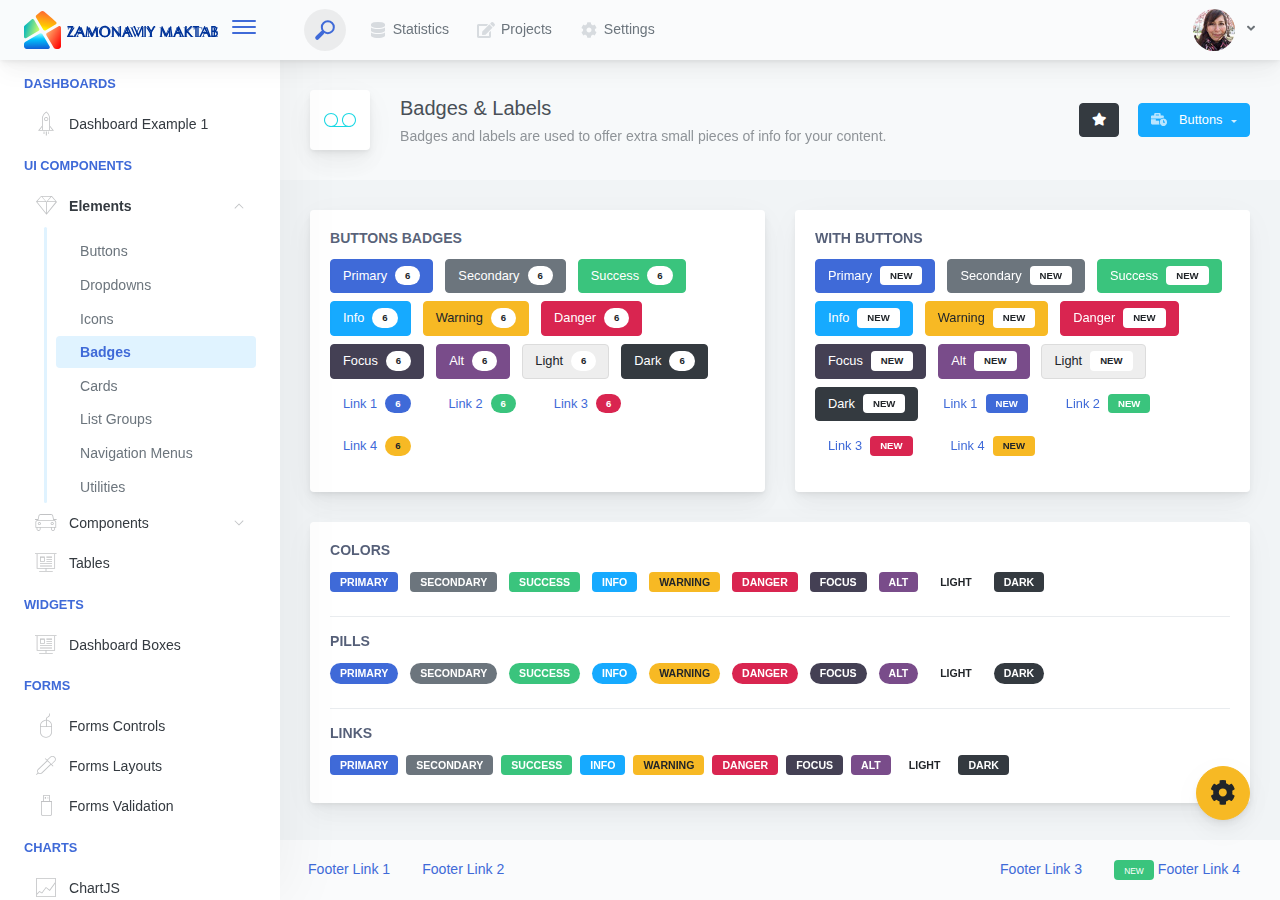
<file: ModernSchool/wwwroot/architectui-html-free/elements-badges-labels.html>
<!doctype html>
<html lang="en">

<head>
    <meta charset="utf-8">
    <meta http-equiv="X-UA-Compatible" content="IE=edge">
    <meta http-equiv="Content-Language" content="en">
    <meta http-equiv="Content-Type" content="text/html; charset=utf-8"/>
    <title>Badges &amp; Labels - Badges and labels are used to offer extra small pieces of info for your content.</title>
    <meta name="viewport" content="width=device-width, initial-scale=1, maximum-scale=1, user-scalable=no, shrink-to-fit=no" />
    <meta name="description" content="Badges and labels are used to offer extra small pieces of info for your content.">
    <meta name="msapplication-tap-highlight" content="no">
    <!--
    =========================================================
    * ArchitectUI HTML Theme Dashboard - v1.0.0
    =========================================================
    * Product Page: https://dashboardpack.com
    * Copyright 2019 DashboardPack (https://dashboardpack.com)
    * Licensed under MIT (https://github.com/DashboardPack/architectui-html-theme-free/blob/master/LICENSE)
    =========================================================
    * The above copyright notice and this permission notice shall be included in all copies or substantial portions of the Software.
    -->
<link href="./main.css" rel="stylesheet"></head>
<body>
    <div class="app-container app-theme-white body-tabs-shadow fixed-sidebar fixed-header">
        <div class="app-header header-shadow">
            <div class="app-header__logo">
                <div class="logo-src"></div>
                <div class="header__pane ml-auto">
                    <div>
                        <button type="button" class="hamburger close-sidebar-btn hamburger--elastic" data-class="closed-sidebar">
                            <span class="hamburger-box">
                                <span class="hamburger-inner"></span>
                            </span>
                        </button>
                    </div>
                </div>
            </div>
            <div class="app-header__mobile-menu">
                <div>
                    <button type="button" class="hamburger hamburger--elastic mobile-toggle-nav">
                        <span class="hamburger-box">
                            <span class="hamburger-inner"></span>
                        </span>
                    </button>
                </div>
            </div>
            <div class="app-header__menu">
                <span>
                    <button type="button" class="btn-icon btn-icon-only btn btn-primary btn-sm mobile-toggle-header-nav">
                        <span class="btn-icon-wrapper">
                            <i class="fa fa-ellipsis-v fa-w-6"></i>
                        </span>
                    </button>
                </span>
            </div>    <div class="app-header__content">
                <div class="app-header-left">
                    <div class="search-wrapper">
                        <div class="input-holder">
                            <input type="text" class="search-input" placeholder="Type to search">
                            <button class="search-icon"><span></span></button>
                        </div>
                        <button class="close"></button>
                    </div>
                    <ul class="header-menu nav">
                        <li class="nav-item">
                            <a href="javascript:void(0);" class="nav-link">
                                <i class="nav-link-icon fa fa-database"> </i>
                                Statistics
                            </a>
                        </li>
                        <li class="btn-group nav-item">
                            <a href="javascript:void(0);" class="nav-link">
                                <i class="nav-link-icon fa fa-edit"></i>
                                Projects
                            </a>
                        </li>
                        <li class="dropdown nav-item">
                            <a href="javascript:void(0);" class="nav-link">
                                <i class="nav-link-icon fa fa-cog"></i>
                                Settings
                            </a>
                        </li>
                    </ul>        </div>
                <div class="app-header-right">
                    <div class="header-btn-lg pr-0">
                        <div class="widget-content p-0">
                            <div class="widget-content-wrapper">
                                <div class="widget-content-left">
                                    <div class="btn-group">
                                        <a data-toggle="dropdown" aria-haspopup="true" aria-expanded="false" class="p-0 btn">
                                            <img width="42" class="rounded-circle" src="assets/images/avatars/1.jpg" alt="">
                                            <i class="fa fa-angle-down ml-2 opacity-8"></i>
                                        </a>
                                        <div tabindex="-1" role="menu" aria-hidden="true" class="dropdown-menu dropdown-menu-right">
                                            <button type="button" tabindex="0" class="dropdown-item">User Account</button>
                                            <button type="button" tabindex="0" class="dropdown-item">Settings</button>
                                            <h6 tabindex="-1" class="dropdown-header">Header</h6>
                                            <button type="button" tabindex="0" class="dropdown-item">Actions</button>
                                            <div tabindex="-1" class="dropdown-divider"></div>
                                            <button type="button" tabindex="0" class="dropdown-item">Dividers</button>
                                        </div>
                                    </div>
                                </div>
                                <div class="widget-content-left  ml-3 header-user-info">
                                    <div class="widget-heading">
                                        Alina Mclourd
                                    </div>
                                    <div class="widget-subheading">
                                        VP People Manager
                                    </div>
                                </div>
                                <div class="widget-content-right header-user-info ml-3">
                                    <button type="button" class="btn-shadow p-1 btn btn-primary btn-sm show-toastr-example">
                                        <i class="fa text-white fa-calendar pr-1 pl-1"></i>
                                    </button>
                                </div>
                            </div>
                        </div>
                    </div>        </div>
            </div>
        </div>        <div class="ui-theme-settings">
            <button type="button" id="TooltipDemo" class="btn-open-options btn btn-warning">
                <i class="fa fa-cog fa-w-16 fa-spin fa-2x"></i>
            </button>
            <div class="theme-settings__inner">
                <div class="scrollbar-container">
                    <div class="theme-settings__options-wrapper">
                        <h3 class="themeoptions-heading">Layout Options
                        </h3>
                        <div class="p-3">
                            <ul class="list-group">
                                <li class="list-group-item">
                                    <div class="widget-content p-0">
                                        <div class="widget-content-wrapper">
                                            <div class="widget-content-left mr-3">
                                                <div class="switch has-switch switch-container-class" data-class="fixed-header">
                                                    <div class="switch-animate switch-on">
                                                        <input type="checkbox" checked data-toggle="toggle" data-onstyle="success">
                                                    </div>
                                                </div>
                                            </div>
                                            <div class="widget-content-left">
                                                <div class="widget-heading">Fixed Header
                                                </div>
                                                <div class="widget-subheading">Makes the header top fixed, always visible!
                                                </div>
                                            </div>
                                        </div>
                                    </div>
                                </li>
                                <li class="list-group-item">
                                    <div class="widget-content p-0">
                                        <div class="widget-content-wrapper">
                                            <div class="widget-content-left mr-3">
                                                <div class="switch has-switch switch-container-class" data-class="fixed-sidebar">
                                                    <div class="switch-animate switch-on">
                                                        <input type="checkbox" checked data-toggle="toggle" data-onstyle="success">
                                                    </div>
                                                </div>
                                            </div>
                                            <div class="widget-content-left">
                                                <div class="widget-heading">Fixed Sidebar
                                                </div>
                                                <div class="widget-subheading">Makes the sidebar left fixed, always visible!
                                                </div>
                                            </div>
                                        </div>
                                    </div>
                                </li>
                                <li class="list-group-item">
                                    <div class="widget-content p-0">
                                        <div class="widget-content-wrapper">
                                            <div class="widget-content-left mr-3">
                                                <div class="switch has-switch switch-container-class" data-class="fixed-footer">
                                                    <div class="switch-animate switch-off">
                                                        <input type="checkbox" data-toggle="toggle" data-onstyle="success">
                                                    </div>
                                                </div>
                                            </div>
                                            <div class="widget-content-left">
                                                <div class="widget-heading">Fixed Footer
                                                </div>
                                                <div class="widget-subheading">Makes the app footer bottom fixed, always visible!
                                                </div>
                                            </div>
                                        </div>
                                    </div>
                                </li>
                            </ul>
                        </div>
                        <h3 class="themeoptions-heading">
                            <div>
                                Header Options
                            </div>
                            <button type="button" class="btn-pill btn-shadow btn-wide ml-auto btn btn-focus btn-sm switch-header-cs-class" data-class="">
                                Restore Default
                            </button>
                        </h3>
                        <div class="p-3">
                            <ul class="list-group">
                                <li class="list-group-item">
                                    <h5 class="pb-2">Choose Color Scheme
                                    </h5>
                                    <div class="theme-settings-swatches">
                                        <div class="swatch-holder bg-primary switch-header-cs-class" data-class="bg-primary header-text-light">
                                        </div>
                                        <div class="swatch-holder bg-secondary switch-header-cs-class" data-class="bg-secondary header-text-light">
                                        </div>
                                        <div class="swatch-holder bg-success switch-header-cs-class" data-class="bg-success header-text-dark">
                                        </div>
                                        <div class="swatch-holder bg-info switch-header-cs-class" data-class="bg-info header-text-dark">
                                        </div>
                                        <div class="swatch-holder bg-warning switch-header-cs-class" data-class="bg-warning header-text-dark">
                                        </div>
                                        <div class="swatch-holder bg-danger switch-header-cs-class" data-class="bg-danger header-text-light">
                                        </div>
                                        <div class="swatch-holder bg-light switch-header-cs-class" data-class="bg-light header-text-dark">
                                        </div>
                                        <div class="swatch-holder bg-dark switch-header-cs-class" data-class="bg-dark header-text-light">
                                        </div>
                                        <div class="swatch-holder bg-focus switch-header-cs-class" data-class="bg-focus header-text-light">
                                        </div>
                                        <div class="swatch-holder bg-alternate switch-header-cs-class" data-class="bg-alternate header-text-light">
                                        </div>
                                        <div class="divider">
                                        </div>
                                        <div class="swatch-holder bg-vicious-stance switch-header-cs-class" data-class="bg-vicious-stance header-text-light">
                                        </div>
                                        <div class="swatch-holder bg-midnight-bloom switch-header-cs-class" data-class="bg-midnight-bloom header-text-light">
                                        </div>
                                        <div class="swatch-holder bg-night-sky switch-header-cs-class" data-class="bg-night-sky header-text-light">
                                        </div>
                                        <div class="swatch-holder bg-slick-carbon switch-header-cs-class" data-class="bg-slick-carbon header-text-light">
                                        </div>
                                        <div class="swatch-holder bg-asteroid switch-header-cs-class" data-class="bg-asteroid header-text-light">
                                        </div>
                                        <div class="swatch-holder bg-royal switch-header-cs-class" data-class="bg-royal header-text-light">
                                        </div>
                                        <div class="swatch-holder bg-warm-flame switch-header-cs-class" data-class="bg-warm-flame header-text-dark">
                                        </div>
                                        <div class="swatch-holder bg-night-fade switch-header-cs-class" data-class="bg-night-fade header-text-dark">
                                        </div>
                                        <div class="swatch-holder bg-sunny-morning switch-header-cs-class" data-class="bg-sunny-morning header-text-dark">
                                        </div>
                                        <div class="swatch-holder bg-tempting-azure switch-header-cs-class" data-class="bg-tempting-azure header-text-dark">
                                        </div>
                                        <div class="swatch-holder bg-amy-crisp switch-header-cs-class" data-class="bg-amy-crisp header-text-dark">
                                        </div>
                                        <div class="swatch-holder bg-heavy-rain switch-header-cs-class" data-class="bg-heavy-rain header-text-dark">
                                        </div>
                                        <div class="swatch-holder bg-mean-fruit switch-header-cs-class" data-class="bg-mean-fruit header-text-dark">
                                        </div>
                                        <div class="swatch-holder bg-malibu-beach switch-header-cs-class" data-class="bg-malibu-beach header-text-light">
                                        </div>
                                        <div class="swatch-holder bg-deep-blue switch-header-cs-class" data-class="bg-deep-blue header-text-dark">
                                        </div>
                                        <div class="swatch-holder bg-ripe-malin switch-header-cs-class" data-class="bg-ripe-malin header-text-light">
                                        </div>
                                        <div class="swatch-holder bg-arielle-smile switch-header-cs-class" data-class="bg-arielle-smile header-text-light">
                                        </div>
                                        <div class="swatch-holder bg-plum-plate switch-header-cs-class" data-class="bg-plum-plate header-text-light">
                                        </div>
                                        <div class="swatch-holder bg-happy-fisher switch-header-cs-class" data-class="bg-happy-fisher header-text-dark">
                                        </div>
                                        <div class="swatch-holder bg-happy-itmeo switch-header-cs-class" data-class="bg-happy-itmeo header-text-light">
                                        </div>
                                        <div class="swatch-holder bg-mixed-hopes switch-header-cs-class" data-class="bg-mixed-hopes header-text-light">
                                        </div>
                                        <div class="swatch-holder bg-strong-bliss switch-header-cs-class" data-class="bg-strong-bliss header-text-light">
                                        </div>
                                        <div class="swatch-holder bg-grow-early switch-header-cs-class" data-class="bg-grow-early header-text-light">
                                        </div>
                                        <div class="swatch-holder bg-love-kiss switch-header-cs-class" data-class="bg-love-kiss header-text-light">
                                        </div>
                                        <div class="swatch-holder bg-premium-dark switch-header-cs-class" data-class="bg-premium-dark header-text-light">
                                        </div>
                                        <div class="swatch-holder bg-happy-green switch-header-cs-class" data-class="bg-happy-green header-text-light">
                                        </div>
                                    </div>
                                </li>
                            </ul>
                        </div>
                        <h3 class="themeoptions-heading">
                            <div>Sidebar Options</div>
                            <button type="button" class="btn-pill btn-shadow btn-wide ml-auto btn btn-focus btn-sm switch-sidebar-cs-class" data-class="">
                                Restore Default
                            </button>
                        </h3>
                        <div class="p-3">
                            <ul class="list-group">
                                <li class="list-group-item">
                                    <h5 class="pb-2">Choose Color Scheme
                                    </h5>
                                    <div class="theme-settings-swatches">
                                        <div class="swatch-holder bg-primary switch-sidebar-cs-class" data-class="bg-primary sidebar-text-light">
                                        </div>
                                        <div class="swatch-holder bg-secondary switch-sidebar-cs-class" data-class="bg-secondary sidebar-text-light">
                                        </div>
                                        <div class="swatch-holder bg-success switch-sidebar-cs-class" data-class="bg-success sidebar-text-dark">
                                        </div>
                                        <div class="swatch-holder bg-info switch-sidebar-cs-class" data-class="bg-info sidebar-text-dark">
                                        </div>
                                        <div class="swatch-holder bg-warning switch-sidebar-cs-class" data-class="bg-warning sidebar-text-dark">
                                        </div>
                                        <div class="swatch-holder bg-danger switch-sidebar-cs-class" data-class="bg-danger sidebar-text-light">
                                        </div>
                                        <div class="swatch-holder bg-light switch-sidebar-cs-class" data-class="bg-light sidebar-text-dark">
                                        </div>
                                        <div class="swatch-holder bg-dark switch-sidebar-cs-class" data-class="bg-dark sidebar-text-light">
                                        </div>
                                        <div class="swatch-holder bg-focus switch-sidebar-cs-class" data-class="bg-focus sidebar-text-light">
                                        </div>
                                        <div class="swatch-holder bg-alternate switch-sidebar-cs-class" data-class="bg-alternate sidebar-text-light">
                                        </div>
                                        <div class="divider">
                                        </div>
                                        <div class="swatch-holder bg-vicious-stance switch-sidebar-cs-class" data-class="bg-vicious-stance sidebar-text-light">
                                        </div>
                                        <div class="swatch-holder bg-midnight-bloom switch-sidebar-cs-class" data-class="bg-midnight-bloom sidebar-text-light">
                                        </div>
                                        <div class="swatch-holder bg-night-sky switch-sidebar-cs-class" data-class="bg-night-sky sidebar-text-light">
                                        </div>
                                        <div class="swatch-holder bg-slick-carbon switch-sidebar-cs-class" data-class="bg-slick-carbon sidebar-text-light">
                                        </div>
                                        <div class="swatch-holder bg-asteroid switch-sidebar-cs-class" data-class="bg-asteroid sidebar-text-light">
                                        </div>
                                        <div class="swatch-holder bg-royal switch-sidebar-cs-class" data-class="bg-royal sidebar-text-light">
                                        </div>
                                        <div class="swatch-holder bg-warm-flame switch-sidebar-cs-class" data-class="bg-warm-flame sidebar-text-dark">
                                        </div>
                                        <div class="swatch-holder bg-night-fade switch-sidebar-cs-class" data-class="bg-night-fade sidebar-text-dark">
                                        </div>
                                        <div class="swatch-holder bg-sunny-morning switch-sidebar-cs-class" data-class="bg-sunny-morning sidebar-text-dark">
                                        </div>
                                        <div class="swatch-holder bg-tempting-azure switch-sidebar-cs-class" data-class="bg-tempting-azure sidebar-text-dark">
                                        </div>
                                        <div class="swatch-holder bg-amy-crisp switch-sidebar-cs-class" data-class="bg-amy-crisp sidebar-text-dark">
                                        </div>
                                        <div class="swatch-holder bg-heavy-rain switch-sidebar-cs-class" data-class="bg-heavy-rain sidebar-text-dark">
                                        </div>
                                        <div class="swatch-holder bg-mean-fruit switch-sidebar-cs-class" data-class="bg-mean-fruit sidebar-text-dark">
                                        </div>
                                        <div class="swatch-holder bg-malibu-beach switch-sidebar-cs-class" data-class="bg-malibu-beach sidebar-text-light">
                                        </div>
                                        <div class="swatch-holder bg-deep-blue switch-sidebar-cs-class" data-class="bg-deep-blue sidebar-text-dark">
                                        </div>
                                        <div class="swatch-holder bg-ripe-malin switch-sidebar-cs-class" data-class="bg-ripe-malin sidebar-text-light">
                                        </div>
                                        <div class="swatch-holder bg-arielle-smile switch-sidebar-cs-class" data-class="bg-arielle-smile sidebar-text-light">
                                        </div>
                                        <div class="swatch-holder bg-plum-plate switch-sidebar-cs-class" data-class="bg-plum-plate sidebar-text-light">
                                        </div>
                                        <div class="swatch-holder bg-happy-fisher switch-sidebar-cs-class" data-class="bg-happy-fisher sidebar-text-dark">
                                        </div>
                                        <div class="swatch-holder bg-happy-itmeo switch-sidebar-cs-class" data-class="bg-happy-itmeo sidebar-text-light">
                                        </div>
                                        <div class="swatch-holder bg-mixed-hopes switch-sidebar-cs-class" data-class="bg-mixed-hopes sidebar-text-light">
                                        </div>
                                        <div class="swatch-holder bg-strong-bliss switch-sidebar-cs-class" data-class="bg-strong-bliss sidebar-text-light">
                                        </div>
                                        <div class="swatch-holder bg-grow-early switch-sidebar-cs-class" data-class="bg-grow-early sidebar-text-light">
                                        </div>
                                        <div class="swatch-holder bg-love-kiss switch-sidebar-cs-class" data-class="bg-love-kiss sidebar-text-light">
                                        </div>
                                        <div class="swatch-holder bg-premium-dark switch-sidebar-cs-class" data-class="bg-premium-dark sidebar-text-light">
                                        </div>
                                        <div class="swatch-holder bg-happy-green switch-sidebar-cs-class" data-class="bg-happy-green sidebar-text-light">
                                        </div>
                                    </div>
                                </li>
                            </ul>
                        </div>
                        <h3 class="themeoptions-heading">
                            <div>Main Content Options</div>
                            <button type="button" class="btn-pill btn-shadow btn-wide ml-auto active btn btn-focus btn-sm">Restore Default
                            </button>
                        </h3>
                        <div class="p-3">
                            <ul class="list-group">
                                <li class="list-group-item">
                                    <h5 class="pb-2">Page Section Tabs
                                    </h5>
                                    <div class="theme-settings-swatches">
                                        <div role="group" class="mt-2 btn-group">
                                            <button type="button" class="btn-wide btn-shadow btn-primary btn btn-secondary switch-theme-class" data-class="body-tabs-line">
                                                Line
                                            </button>
                                            <button type="button" class="btn-wide btn-shadow btn-primary active btn btn-secondary switch-theme-class" data-class="body-tabs-shadow">
                                                Shadow
                                            </button>
                                        </div>
                                    </div>
                                </li>
                            </ul>
                        </div>
                    </div>
                </div>
            </div>
        </div>        <div class="app-main">
                <div class="app-sidebar sidebar-shadow">
                    <div class="app-header__logo">
                        <div class="logo-src"></div>
                        <div class="header__pane ml-auto">
                            <div>
                                <button type="button" class="hamburger close-sidebar-btn hamburger--elastic" data-class="closed-sidebar">
                                    <span class="hamburger-box">
                                        <span class="hamburger-inner"></span>
                                    </span>
                                </button>
                            </div>
                        </div>
                    </div>
                    <div class="app-header__mobile-menu">
                        <div>
                            <button type="button" class="hamburger hamburger--elastic mobile-toggle-nav">
                                <span class="hamburger-box">
                                    <span class="hamburger-inner"></span>
                                </span>
                            </button>
                        </div>
                    </div>
                    <div class="app-header__menu">
                        <span>
                            <button type="button" class="btn-icon btn-icon-only btn btn-primary btn-sm mobile-toggle-header-nav">
                                <span class="btn-icon-wrapper">
                                    <i class="fa fa-ellipsis-v fa-w-6"></i>
                                </span>
                            </button>
                        </span>
                    </div>    <div class="scrollbar-sidebar">
                        <div class="app-sidebar__inner">
                            <ul class="vertical-nav-menu">
                                <li class="app-sidebar__heading">Dashboards</li>
                                <li>
                                    <a href="index.html">
                                        <i class="metismenu-icon pe-7s-rocket"></i>
                                        Dashboard Example 1
                                    </a>
                                </li>
                                <li class="app-sidebar__heading">UI Components</li>
                                <li
                                    
                                    
                                    
                                     class="mm-active"
                                    
                                    
                                    
                                    
                                >
                                    <a href="#">
                                        <i class="metismenu-icon pe-7s-diamond"></i>
                                        Elements
                                        <i class="metismenu-state-icon pe-7s-angle-down caret-left"></i>
                                    </a>
                                    <ul
                                        
                                        
                                        
                                         class="mm-show"
                                        
                                        
                                        
                                        
                                    >
                                        <li>
                                            <a href="elements-buttons-standard.html">
                                                <i class="metismenu-icon"></i>
                                                Buttons
                                            </a>
                                        </li>
                                        <li>
                                            <a href="elements-dropdowns.html">
                                                <i class="metismenu-icon">
                                                </i>Dropdowns
                                            </a>
                                        </li>
                                        <li>
                                            <a href="elements-icons.html">
                                                <i class="metismenu-icon">
                                                </i>Icons
                                            </a>
                                        </li>
                                        <li>
                                            <a href="elements-badges-labels.html" class="mm-active">
                                                <i class="metismenu-icon">
                                                </i>Badges
                                            </a>
                                        </li>
                                        <li>
                                            <a href="elements-cards.html">
                                                <i class="metismenu-icon">
                                                </i>Cards
                                            </a>
                                        </li>
                                        <li>
                                            <a href="elements-list-group.html">
                                                <i class="metismenu-icon">
                                                </i>List Groups
                                            </a>
                                        </li>
                                        <li>
                                            <a href="elements-navigation.html">
                                                <i class="metismenu-icon">
                                                </i>Navigation Menus
                                            </a>
                                        </li>
                                        <li>
                                            <a href="elements-utilities.html">
                                                <i class="metismenu-icon">
                                                </i>Utilities
                                            </a>
                                        </li>
                                    </ul>
                                </li>
                                <li
                                    
                                    
                                    
                                    
                                    
                                    
                                    
                                    
                                    
                                    
                                    
                                >
                                    <a href="#">
                                        <i class="metismenu-icon pe-7s-car"></i>
                                        Components
                                        <i class="metismenu-state-icon pe-7s-angle-down caret-left"></i>
                                    </a>
                                    <ul
                                        
                                        
                                        
                                        
                                        
                                        
                                        
                                        
                                        
                                        
                                        
                                    >
                                        <li>
                                            <a href="components-tabs.html">
                                                <i class="metismenu-icon">
                                                </i>Tabs
                                            </a>
                                        </li>
                                        <li>
                                            <a href="components-accordions.html">
                                                <i class="metismenu-icon">
                                                </i>Accordions
                                            </a>
                                        </li>
                                        <li>
                                            <a href="components-notifications.html">
                                                <i class="metismenu-icon">
                                                </i>Notifications
                                            </a>
                                        </li>
                                        <li>
                                            <a href="components-modals.html">
                                                <i class="metismenu-icon">
                                                </i>Modals
                                            </a>
                                        </li>
                                        <li>
                                            <a href="components-progress-bar.html">
                                                <i class="metismenu-icon">
                                                </i>Progress Bar
                                            </a>
                                        </li>
                                        <li>
                                            <a href="components-tooltips-popovers.html">
                                                <i class="metismenu-icon">
                                                </i>Tooltips &amp; Popovers
                                            </a>
                                        </li>
                                        <li>
                                            <a href="components-carousel.html">
                                                <i class="metismenu-icon">
                                                </i>Carousel
                                            </a>
                                        </li>
                                        <li>
                                            <a href="components-calendar.html">
                                                <i class="metismenu-icon">
                                                </i>Calendar
                                            </a>
                                        </li>
                                        <li>
                                            <a href="components-pagination.html">
                                                <i class="metismenu-icon">
                                                </i>Pagination
                                            </a>
                                        </li>
                                        <li>
                                            <a href="components-scrollable-elements.html">
                                                <i class="metismenu-icon">
                                                </i>Scrollable
                                            </a>
                                        </li>
                                        <li>
                                            <a href="components-maps.html">
                                                <i class="metismenu-icon">
                                                </i>Maps
                                            </a>
                                        </li>
                                    </ul>
                                </li>
                                <li  >
                                    <a href="tables-regular.html">
                                        <i class="metismenu-icon pe-7s-display2"></i>
                                        Tables
                                    </a>
                                </li>
                                <li class="app-sidebar__heading">Widgets</li>
                                <li>
                                    <a href="dashboard-boxes.html">
                                        <i class="metismenu-icon pe-7s-display2"></i>
                                        Dashboard Boxes
                                    </a>
                                </li>
                                <li class="app-sidebar__heading">Forms</li>
                                <li>
                                    <a href="forms-controls.html">
                                        <i class="metismenu-icon pe-7s-mouse">
                                        </i>Forms Controls
                                    </a>
                                </li>
                                <li>
                                    <a href="forms-layouts.html">
                                        <i class="metismenu-icon pe-7s-eyedropper">
                                        </i>Forms Layouts
                                    </a>
                                </li>
                                <li>
                                    <a href="forms-validation.html">
                                        <i class="metismenu-icon pe-7s-pendrive">
                                        </i>Forms Validation
                                    </a>
                                </li>
                                <li class="app-sidebar__heading">Charts</li>
                                <li>
                                    <a href="charts-chartjs.html">
                                        <i class="metismenu-icon pe-7s-graph2">
                                        </i>ChartJS
                                    </a>
                                </li>
                                <li class="app-sidebar__heading">PRO Version</li>
                                <li>
                                    <a href="https://dashboardpack.com/theme-details/architectui-dashboard-html-pro/" target="_blank">
                                        <i class="metismenu-icon pe-7s-graph2">
                                        </i>
                                        Upgrade to PRO
                                    </a>
                                </li>
                            </ul>
                        </div>
                    </div>
                </div>    <div class="app-main__outer">
                    <div class="app-main__inner">
                        <div class="app-page-title">
                            <div class="page-title-wrapper">
                                <div class="page-title-heading">
                                    <div class="page-title-icon">
                                        <i class="pe-7s-voicemail icon-gradient bg-arielle-smile">
                                        </i>
                                    </div>
                                    <div>Badges &amp; Labels
                                        <div class="page-title-subheading">Badges and labels are used to offer extra small pieces of info for your content.
                                        </div>
                                    </div>
                                </div>
                                <div class="page-title-actions">
                                    <button type="button" data-toggle="tooltip" title="Example Tooltip" data-placement="bottom" class="btn-shadow mr-3 btn btn-dark">
                                        <i class="fa fa-star"></i>
                                    </button>
                                    <div class="d-inline-block dropdown">
                                        <button type="button" data-toggle="dropdown" aria-haspopup="true" aria-expanded="false" class="btn-shadow dropdown-toggle btn btn-info">
                                            <span class="btn-icon-wrapper pr-2 opacity-7">
                                                <i class="fa fa-business-time fa-w-20"></i>
                                            </span>
                                            Buttons
                                        </button>
                                        <div tabindex="-1" role="menu" aria-hidden="true" class="dropdown-menu dropdown-menu-right">
                                            <ul class="nav flex-column">
                                                <li class="nav-item">
                                                    <a href="javascript:void(0);" class="nav-link">
                                                        <i class="nav-link-icon lnr-inbox"></i>
                                                        <span>
                                                            Inbox
                                                        </span>
                                                        <div class="ml-auto badge badge-pill badge-secondary">86</div>
                                                    </a>
                                                </li>
                                                <li class="nav-item">
                                                    <a href="javascript:void(0);" class="nav-link">
                                                        <i class="nav-link-icon lnr-book"></i>
                                                        <span>
                                                            Book
                                                        </span>
                                                        <div class="ml-auto badge badge-pill badge-danger">5</div>
                                                    </a>
                                                </li>
                                                <li class="nav-item">
                                                    <a href="javascript:void(0);" class="nav-link">
                                                        <i class="nav-link-icon lnr-picture"></i>
                                                        <span>
                                                            Picture
                                                        </span>
                                                    </a>
                                                </li>
                                                <li class="nav-item">
                                                    <a disabled href="javascript:void(0);" class="nav-link disabled">
                                                        <i class="nav-link-icon lnr-file-empty"></i>
                                                        <span>
                                                            File Disabled
                                                        </span>
                                                    </a>
                                                </li>
                                            </ul>
                                        </div>
                                    </div>
                                </div>    </div>
                        </div>            <div class="row">
                            <div class="col-lg-6">
                                <div class="main-card mb-3 card">
                                    <div class="card-body"><h5 class="card-title">Buttons Badges</h5>
                                        <button class="mb-2 mr-2 btn btn-primary">Primary<span class="badge badge-pill badge-light">6</span></button>
                                        <button class="mb-2 mr-2 btn btn-secondary">Secondary<span class="badge badge-pill badge-light">6</span></button>
                                        <button class="mb-2 mr-2 btn btn-success">Success<span class="badge badge-pill badge-light">6</span></button>
                                        <button class="mb-2 mr-2 btn btn-info">Info<span class="badge badge-pill badge-light">6</span></button>
                                        <button class="mb-2 mr-2 btn btn-warning">Warning<span class="badge badge-pill badge-light">6</span></button>
                                        <button class="mb-2 mr-2 btn btn-danger">Danger<span class="badge badge-pill badge-light">6</span></button>
                                        <button class="mb-2 mr-2 btn btn-focus">Focus<span class="badge badge-pill badge-light">6</span></button>
                                        <button class="mb-2 mr-2 btn btn-alternate">Alt<span class="badge badge-pill badge-light">6</span></button>
                                        <button class="mb-2 mr-2 btn btn-light">Light<span class="badge badge-pill badge-light">6</span></button>
                                        <button class="mb-2 mr-2 btn btn-dark">Dark<span class="badge badge-pill badge-light">6</span></button>
                                        <button class="mb-2 mr-2 btn btn-link">Link 1<span class="badge badge-pill badge-primary">6</span></button>
                                        <button class="mb-2 mr-2 btn btn-link">Link 2<span class="badge badge-pill badge-success">6</span></button>
                                        <button class="mb-2 mr-2 btn btn-link">Link 3<span class="badge badge-pill badge-danger">6</span></button>
                                        <button class="mb-2 mr-2 btn btn-link">Link 4<span class="badge badge-pill badge-warning">6</span></button>
                                    </div>
                                </div>
                            </div>
                            <div class="col-lg-6">
                                <div class="main-card mb-3 card">
                                    <div class="card-body"><h5 class="card-title">With Buttons</h5>
                                        <button class="mb-2 mr-2 btn btn-primary">Primary<span class="badge badge-light">NEW</span></button>
                                        <button class="mb-2 mr-2 btn btn-secondary">Secondary<span class="badge badge-light">NEW</span></button>
                                        <button class="mb-2 mr-2 btn btn-success">Success<span class="badge badge-light">NEW</span></button>
                                        <button class="mb-2 mr-2 btn btn-info">Info<span class="badge badge-light">NEW</span></button>
                                        <button class="mb-2 mr-2 btn btn-warning">Warning<span class="badge badge-light">NEW</span></button>
                                        <button class="mb-2 mr-2 btn btn-danger">Danger<span class="badge badge-light">NEW</span></button>
                                        <button class="mb-2 mr-2 btn btn-focus">Focus<span class="badge badge-light">NEW</span></button>
                                        <button class="mb-2 mr-2 btn btn-alternate">Alt<span class="badge badge-light">NEW</span></button>
                                        <button class="mb-2 mr-2 btn btn-light">Light<span class="badge badge-light">NEW</span></button>
                                        <button class="mb-2 mr-2 btn btn-dark">Dark<span class="badge badge-light">NEW</span></button>
                                        <button class="mb-2 mr-2 btn btn-link">Link 1<span class="badge badge-primary">NEW</span></button>
                                        <button class="mb-2 mr-2 btn btn-link">Link 2<span class="badge badge-success">NEW</span></button>
                                        <button class="mb-2 mr-2 btn btn-link">Link 3<span class="badge badge-danger">NEW</span></button>
                                        <button class="mb-2 mr-2 btn btn-link">Link 4<span class="badge badge-warning">NEW</span></button>
                                    </div>
                                </div>
                            </div>
                        </div>
                        <div class="main-card mb-3 card">
                            <div class="card-body"><h5 class="card-title">Colors</h5>
                                <div class="mb-2 mr-2 badge badge-primary">Primary</div>
                                <div class="mb-2 mr-2 badge badge-secondary">Secondary</div>
                                <div class="mb-2 mr-2 badge badge-success">Success</div>
                                <div class="mb-2 mr-2 badge badge-info">Info</div>
                                <div class="mb-2 mr-2 badge badge-warning">Warning</div>
                                <div class="mb-2 mr-2 badge badge-danger">Danger</div>
                                <div class="mb-2 mr-2 badge badge-focus">Focus</div>
                                <div class="mb-2 mr-2 badge badge-alternate">Alt</div>
                                <div class="mb-2 mr-2 badge badge-light">Light</div>
                                <div class="mb-2 mr-2 badge badge-dark">Dark</div>
                                <div class="divider"></div>
                                <h5 class="card-title">Pills</h5>
                                <div class="mb-2 mr-2 badge badge-pill badge-primary">Primary</div>
                                <div class="mb-2 mr-2 badge badge-pill badge-secondary">Secondary</div>
                                <div class="mb-2 mr-2 badge badge-pill badge-success">Success</div>
                                <div class="mb-2 mr-2 badge badge-pill badge-info">Info</div>
                                <div class="mb-2 mr-2 badge badge-pill badge-warning">Warning</div>
                                <div class="mb-2 mr-2 badge badge-pill badge-danger">Danger</div>
                                <div class="mb-2 mr-2 badge badge-pill badge-focus">Focus</div>
                                <div class="mb-2 mr-2 badge badge-pill badge-alternate">Alt</div>
                                <div class="mb-2 mr-2 badge badge-pill badge-light">Light</div>
                                <div class="mb-2 mr-2 badge badge-pill badge-dark">Dark</div>
                                <div class="divider"></div>
                                <h5 class="card-title">Links</h5><a href="javascript:void(0);" class="mb-2 mr-2 badge badge-primary">Primary</a><a href="javascript:void(0);" class="mb-2 mr-2 badge badge-secondary">Secondary</a><a
                                        href="javascript:void(0);" class="mb-2 mr-2 badge badge-success">Success</a><a href="javascript:void(0);" class="mb-2 mr-2 badge badge-info">Info</a><a href="javascript:void(0);"
                                                                                                                                                                                                class="mb-2 mr-2 badge badge-warning">Warning</a><a
                                        href="javascript:void(0);" class="mb-2 mr-2 badge badge-danger">Danger</a><a href="javascript:void(0);" class="mb-2 mr-2 badge badge-focus">Focus</a><a href="javascript:void(0);"
                                                                                                                                                                                                class="mb-2 mr-2 badge badge-alternate">Alt</a><a
                                        href="javascript:void(0);" class="mb-2 mr-2 badge badge-light">Light</a><a href="javascript:void(0);" class="mb-2 mr-2 badge badge-dark">Dark</a></div>
                        </div>
                    </div>
                    <div class="app-wrapper-footer">
                        <div class="app-footer">
                            <div class="app-footer__inner">
                                <div class="app-footer-left">
                                    <ul class="nav">
                                        <li class="nav-item">
                                            <a href="javascript:void(0);" class="nav-link">
                                                Footer Link 1
                                            </a>
                                        </li>
                                        <li class="nav-item">
                                            <a href="javascript:void(0);" class="nav-link">
                                                Footer Link 2
                                            </a>
                                        </li>
                                    </ul>
                                </div>
                                <div class="app-footer-right">
                                    <ul class="nav">
                                        <li class="nav-item">
                                            <a href="javascript:void(0);" class="nav-link">
                                                Footer Link 3
                                            </a>
                                        </li>
                                        <li class="nav-item">
                                            <a href="javascript:void(0);" class="nav-link">
                                                <div class="badge badge-success mr-1 ml-0">
                                                    <small>NEW</small>
                                                </div>
                                                Footer Link 4
                                            </a>
                                        </li>
                                    </ul>
                                </div>
                            </div>
                        </div>
                    </div>    </div>
        </div>
    </div>
<script type="text/javascript" src="./assets/scripts/main.js"></script></body>
</html>
</file>
